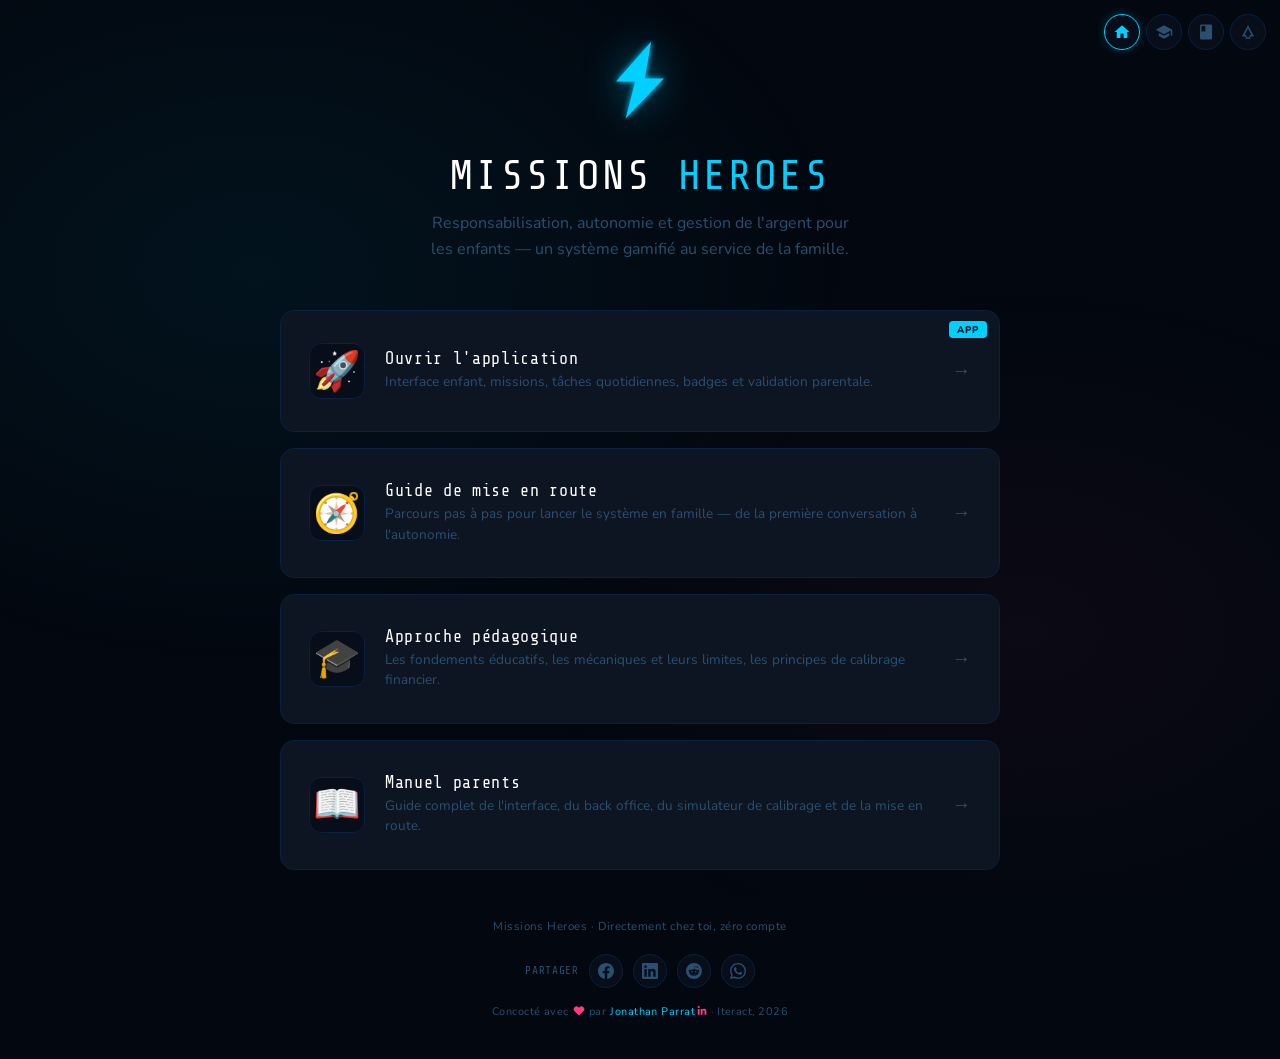
<file: index.html>
<!DOCTYPE html>
<html lang="fr">
<head>
<meta charset="UTF-8">
<meta name="viewport" content="width=device-width, initial-scale=1.0">
<meta name="theme-color" content="#00cfff">
<meta name="mobile-web-app-capable" content="yes">
<meta name="apple-mobile-web-app-capable" content="yes">
<title>Missions Heroes</title>
<meta name="description" content="Systeme gamifie de responsabilisation et gestion de l'argent pour enfants. Missions, badges, budget — zero compte, zero dependance.">
<meta property="og:type" content="website">
<meta property="og:url" content="https://missionsheroes.iteract.ch/">
<meta property="og:title" content="Missions Heroes">
<meta property="og:description" content="Responsabilisation, autonomie et gestion de l'argent pour les enfants — un systeme gamifie au service de la famille.">
<meta property="og:image" content="https://missionsheroes.iteract.ch/icons/og-image.png">
<meta property="og:locale" content="fr_CH">
<meta property="og:site_name" content="Missions Heroes">
<meta name="twitter:card" content="summary">
<meta name="twitter:title" content="Missions Heroes">
<meta name="twitter:description" content="Responsabilisation, autonomie et gestion de l'argent pour les enfants — un systeme gamifie au service de la famille.">
<meta name="twitter:image" content="https://missionsheroes.iteract.ch/icons/og-image.png">
<link rel="icon" href="data:image/svg+xml,<svg xmlns='http://www.w3.org/2000/svg' viewBox='0 0 100 100'><defs><filter id='g'><feGaussianBlur stdDeviation='4' result='b'/><feMerge><feMergeNode in='b'/><feMergeNode in='SourceGraphic'/></feMerge></filter></defs><path d='M64,2 L20,52 L44,52 L32,98 L80,48 L56,48Z' fill='%2300cfff' filter='url(%23g)'/></svg>">
<link rel="manifest" href="manifest.json">
<link rel="apple-touch-icon" href="icons/icon-192.png">
<link href="https://fonts.googleapis.com/css2?family=Share+Tech+Mono&family=Nunito:wght@400;700;800&display=swap" rel="stylesheet">
<script defer src="https://analytics.iteract.ch/script.js"
  data-website-id=""></script>
<script>
  document.querySelector('[data-website-id]').dataset.websiteId =
    location.hostname === 'missionsheroes.iteract.ch'
      ? '03001dbe-81f6-4b23-8f95-ed7e207df4ad'
      : '4483a812-2f12-49d3-9d0b-b7014df81b40';
</script>
<style>
:root {
  --bg:    #030810;
  --surf:  #080d1a;
  --card:  #0d1422;
  --brd:   #0a2040;
  --hi:    #00cfff;
  --hi2:   #0088ff;
  --acc:   #ff3d7f;
  --gold:  #ffb300;
  --text:  #c8e8ff;
  --muted: #2a5070;
}
*, *::before, *::after { box-sizing: border-box; margin: 0; padding: 0; }
html { height: 100%; }
body {
  min-height: 100%;
  font-family: 'Nunito', sans-serif;
  background: var(--bg);
  color: var(--text);
  display: flex;
  flex-direction: column;
  align-items: center;
  justify-content: center;
  padding: 40px 20px;
  overflow-x: hidden;
}

/* ── Fond animé ── */
body::before {
  content: '';
  position: fixed;
  inset: 0;
  background:
    radial-gradient(ellipse 600px 400px at 20% 30%, rgba(0,207,255,.06), transparent),
    radial-gradient(ellipse 500px 350px at 80% 70%, rgba(255,61,127,.04), transparent);
  pointer-events: none;
  z-index: 0;
}

.wrap { position: relative; z-index: 1; max-width: 720px; width: 100%; }

/* ── Header ── */
.hero {
  text-align: center;
  margin-bottom: 48px;
}
.hero-bolt {
  font-size: 3.5rem;
  display: block;
  margin-bottom: 12px;
  filter: drop-shadow(0 0 20px rgba(0,207,255,.4));
}
.hero h1 {
  font-family: 'Share Tech Mono', monospace;
  font-size: clamp(1.8rem, 5vw, 2.6rem);
  font-weight: 400;
  letter-spacing: .08em;
  color: #fff;
  text-transform: uppercase;
  margin-bottom: 12px;
}
.hero h1 span { color: var(--hi); }
.hero-sub {
  font-size: 1rem;
  color: var(--muted);
  max-width: 440px;
  margin: 0 auto;
  line-height: 1.6;
}

/* ── Cartes ── */
.cards {
  display: grid;
  grid-template-columns: 1fr;
  gap: 16px;
}

.card {
  display: flex;
  align-items: center;
  gap: 20px;
  background: var(--card);
  border: 1px solid var(--brd);
  border-radius: 14px;
  padding: 28px 24px;
  text-decoration: none;
  color: var(--text);
  transition: border-color .2s, transform .15s, box-shadow .2s;
  position: relative;
  overflow: hidden;
}
.card::before {
  content: '';
  position: absolute;
  inset: 0;
  opacity: 0;
  transition: opacity .2s;
  pointer-events: none;
}
.card:hover {
  border-color: var(--glow);
  transform: translateY(-2px);
  box-shadow: 0 8px 30px rgba(0,0,0,.4), 0 0 20px color-mix(in srgb, var(--glow) 15%, transparent);
}
.card:hover::before { opacity: 1; }

.card--app  { --glow: var(--hi); }
.card--app::before  { background: radial-gradient(ellipse at 30% 50%, rgba(0,207,255,.06), transparent 70%); }
.card--peda { --glow: var(--gold); }
.card--peda::before { background: radial-gradient(ellipse at 30% 50%, rgba(255,179,0,.05), transparent 70%); }
.card--manual { --glow: var(--acc); }
.card--manual::before { background: radial-gradient(ellipse at 30% 50%, rgba(255,61,127,.05), transparent 70%); }
.card--guide { --glow: #00e676; }
.card--guide::before { background: radial-gradient(ellipse at 30% 50%, rgba(0,230,118,.05), transparent 70%); }

.card-icon {
  font-size: 2.4rem;
  flex-shrink: 0;
  width: 56px;
  height: 56px;
  display: flex;
  align-items: center;
  justify-content: center;
  border-radius: 12px;
  background: var(--surf);
  border: 1px solid var(--brd);
}

.card-body { flex: 1; min-width: 0; }

.card-title {
  font-family: 'Share Tech Mono', monospace;
  font-size: 1.05rem;
  letter-spacing: .04em;
  color: #fff;
  margin-bottom: 4px;
}

.card-desc {
  font-size: .85rem;
  color: var(--muted);
  line-height: 1.5;
}

.card-arrow {
  font-size: 1.2rem;
  color: var(--muted);
  flex-shrink: 0;
  transition: color .2s, transform .2s;
}
.card:hover .card-arrow { color: var(--glow); transform: translateX(3px); }

/* ── Quick nav (top-right) ── */
.qnav{position:fixed;top:14px;right:14px;display:flex;gap:6px;z-index:100}
.qnav a{display:flex;align-items:center;justify-content:center;width:36px;height:36px;border-radius:50%;background:#080d1a;border:1px solid var(--brd);text-decoration:none;transition:border-color .2s,transform .15s,box-shadow .2s}
.qnav a:hover{border-color:var(--hi);transform:scale(1.1);box-shadow:0 0 12px rgba(0,207,255,.2)}
.qnav a.active{border-color:var(--hi);box-shadow:0 0 8px rgba(0,207,255,.25)}
.qnav svg{width:18px;height:18px;fill:var(--muted);transition:fill .2s}
.qnav a:hover svg,.qnav a.active svg{fill:var(--hi)}

/* ── Tag ── */
.card-tag {
  position: absolute;
  top: 10px;
  right: 12px;
  font-size: .6rem;
  font-weight: 800;
  letter-spacing: .1em;
  text-transform: uppercase;
  padding: 2px 8px;
  border-radius: 4px;
  background: var(--glow);
  color: var(--bg);
}

/* ── Footer ── */
.footer {
  margin-top: 48px;
  text-align: center;
  font-size: .72rem;
  color: var(--muted);
  letter-spacing: .04em;
}
.footer-credit {
  margin-top: 12px;
  display: flex;
  align-items: center;
  justify-content: center;
  gap: 4px;
  font-size: .68rem;
  color: var(--muted);
}
.footer-credit svg { width: 12px; height: 12px; color: var(--acc); vertical-align: middle; }
.footer-credit a { color: var(--hi); text-decoration: none; display: inline-flex; align-items: center; gap: 2px; }
.footer-credit a:hover { text-decoration: underline; }
.footer-credit .icon-linkedin { width: 10px; height: 10px; }
.share-bar { display:flex; align-items:center; justify-content:center; gap:10px; margin:20px 0 16px; }
.share-label { font-size:.7rem; color:var(--muted); letter-spacing:.06em; text-transform:uppercase; font-family:'Share Tech Mono',monospace; }
.share-btn { display:flex; align-items:center; justify-content:center; width:34px; height:34px; border-radius:50%; border:1px solid var(--brd); background:var(--surf); cursor:pointer; transition:border-color .2s, transform .15s, box-shadow .2s; }
.share-btn svg { width:16px; height:16px; fill:var(--muted); transition:fill .2s; }
.share-btn:hover { transform:scale(1.12); }
.share-btn--fb:hover { border-color:#1877f2; box-shadow:0 0 10px rgba(24,119,242,.3); }
.share-btn--fb:hover svg { fill:#1877f2; }
.share-btn--li:hover { border-color:#0a66c2; box-shadow:0 0 10px rgba(10,102,194,.3); }
.share-btn--li:hover svg { fill:#0a66c2; }
.share-btn--rd:hover { border-color:#ff4500; box-shadow:0 0 10px rgba(255,69,0,.3); }
.share-btn--rd:hover svg { fill:#ff4500; }
.share-btn--wa:hover { border-color:#25d366; box-shadow:0 0 10px rgba(37,211,102,.3); }
.share-btn--wa:hover svg { fill:#25d366; }

/* ── Responsive ── */
@media (min-width: 560px) {
  .cards { grid-template-columns: 1fr; }
  .card { padding: 32px 28px; }
}
</style>
<script src="js/trial.js"></script>
</head>
<body>

<nav class="qnav">
  <a href="index.html" class="active" title="Accueil"><svg viewBox="0 0 24 24"><path d="M10 20v-6h4v6h5v-8h3L12 3 2 12h3v8z"/></svg></a>
  <a href="site/approche_pedagogique.html" title="Pédagogie"><svg viewBox="0 0 24 24"><path d="M5 13.18v4L12 21l7-3.82v-4L12 17l-7-3.82zM12 3 1 9l11 6 9-4.91V17h2V9L12 3z"/></svg></a>
  <a href="site/manuel-parents.html" title="Manuel parents"><svg viewBox="0 0 24 24"><path d="M18 2H6c-1.1 0-2 .9-2 2v16c0 1.1.9 2 2 2h12c1.1 0 2-.9 2-2V4c0-1.1-.9-2-2-2zM6 4h5v8l-2.5-1.5L6 12V4z"/></svg></a>
  <a href="site/guide-mise-en-route.html" title="Guide de mise en route"><svg viewBox="0 0 24 24"><path d="M12 3L4 18h5v3h6v-3h5L12 3zm0 4L16.5 16H14v3h-4v-3H7.5L12 7z" fill-rule="evenodd"/></svg></a>
</nav>

<div class="wrap">

  <div class="hero">
    <span class="hero-bolt"><svg viewBox="0 0 100 100" width="80" height="80"><defs><filter id="glow"><feGaussianBlur stdDeviation="4" result="b"/><feMerge><feMergeNode in="b"/><feMergeNode in="SourceGraphic"/></feMerge></filter></defs><path d="M64,2 L20,52 L44,52 L32,98 L80,48 L56,48Z" fill="#00cfff" filter="url(#glow)"/></svg></span>
    <h1>Missions <span>Heroes</span></h1>
    <p class="hero-sub">Responsabilisation, autonomie et gestion de l'argent pour les enfants — un système gamifié au service de la famille.</p>
  </div>

  <div class="cards">

    <a class="card card--app" href="app.html">
      <div class="card-icon">🚀</div>
      <div class="card-body">
        <div class="card-title">Ouvrir l'application</div>
        <div class="card-desc">Interface enfant, missions, tâches quotidiennes, badges et validation parentale.</div>
      </div>
      <div class="card-arrow">→</div>
      <span class="card-tag">App</span>
    </a>

    <a class="card card--guide" href="site/guide-mise-en-route.html">
      <div class="card-icon">🧭</div>
      <div class="card-body">
        <div class="card-title">Guide de mise en route</div>
        <div class="card-desc">Parcours pas à pas pour lancer le système en famille — de la première conversation à l'autonomie.</div>
      </div>
      <div class="card-arrow">→</div>
    </a>

    <a class="card card--peda" href="site/approche_pedagogique.html">
      <div class="card-icon">🎓</div>
      <div class="card-body">
        <div class="card-title">Approche pédagogique</div>
        <div class="card-desc">Les fondements éducatifs, les mécaniques et leurs limites, les principes de calibrage financier.</div>
      </div>
      <div class="card-arrow">→</div>
    </a>

    <a class="card card--manual" href="site/manuel-parents.html">
      <div class="card-icon">📖</div>
      <div class="card-body">
        <div class="card-title">Manuel parents</div>
        <div class="card-desc">Guide complet de l'interface, du back office, du simulateur de calibrage et de la mise en route.</div>
      </div>
      <div class="card-arrow">→</div>
    </a>

  </div>

  <div class="footer">
    Missions Heroes · Directement chez toi, zéro compte
    <div class="share-bar">
      <span class="share-label">Partager</span>
      <button class="share-btn share-btn--fb" onclick="window.open('https://www.facebook.com/sharer/sharer.php?u='+encodeURIComponent('https://missionsheroes.iteract.ch/'),'_blank','width=600,height=400');return false" aria-label="Partager sur Facebook"><svg viewBox="0 0 24 24" fill="currentColor"><path d="M24 12.073c0-6.627-5.373-12-12-12s-12 5.373-12 12c0 5.99 4.388 10.954 10.125 11.854v-8.385H7.078v-3.47h3.047V9.43c0-3.007 1.792-4.669 4.533-4.669 1.312 0 2.686.235 2.686.235v2.953H15.83c-1.491 0-1.956.925-1.956 1.874v2.25h3.328l-.532 3.47h-2.796v8.385C19.612 23.027 24 18.062 24 12.073z"/></svg></button>
      <button class="share-btn share-btn--li" onclick="window.open('https://www.linkedin.com/sharing/share-offsite/?url='+encodeURIComponent('https://missionsheroes.iteract.ch/'),'_blank','width=600,height=400');return false" aria-label="Partager sur LinkedIn"><svg viewBox="0 0 24 24" fill="currentColor"><path d="M20.447 20.452h-3.554v-5.569c0-1.328-.027-3.037-1.852-3.037-1.853 0-2.136 1.445-2.136 2.939v5.667H9.351V9h3.414v1.561h.046c.477-.9 1.637-1.85 3.37-1.85 3.601 0 4.267 2.37 4.267 5.455v6.286zM5.337 7.433a2.062 2.062 0 01-2.063-2.065 2.064 2.064 0 112.063 2.065zm1.782 13.019H3.555V9h3.564v11.452zM22.225 0H1.771C.792 0 0 .774 0 1.729v20.542C0 23.227.792 24 1.771 24h20.451C23.2 24 24 23.227 24 22.271V1.729C24 .774 23.2 0 22.222 0h.003z"/></svg></button>
      <button class="share-btn share-btn--rd" onclick="window.open('https://www.reddit.com/submit?url='+encodeURIComponent('https://missionsheroes.iteract.ch/')+'&title='+encodeURIComponent('Missions Heroes — systeme gamifie pour enfants'),'_blank','width=600,height=400');return false" aria-label="Partager sur Reddit"><svg viewBox="0 0 24 24" fill="currentColor"><path d="M12 0A12 12 0 0 0 0 12a12 12 0 0 0 12 12 12 12 0 0 0 12-12A12 12 0 0 0 12 0zm5.01 4.744c.688 0 1.25.561 1.25 1.249a1.25 1.25 0 0 1-2.498.056l-2.597-.547-.8 3.747c1.824.07 3.48.632 4.674 1.488.308-.309.73-.491 1.207-.491.968 0 1.754.786 1.754 1.754 0 .716-.435 1.333-1.01 1.614a3.111 3.111 0 0 1 .042.52c0 2.694-3.13 4.87-7.004 4.87-3.874 0-7.004-2.176-7.004-4.87 0-.183.015-.366.043-.534A1.748 1.748 0 0 1 4.028 12c0-.968.786-1.754 1.754-1.754.463 0 .898.196 1.207.49 1.207-.883 2.878-1.43 4.744-1.487l.885-4.182a.342.342 0 0 1 .14-.197.35.35 0 0 1 .238-.042l2.906.617a1.214 1.214 0 0 1 1.108-.701zM9.25 12C8.561 12 8 12.562 8 13.25c0 .687.561 1.248 1.25 1.248.687 0 1.248-.561 1.248-1.249 0-.688-.561-1.249-1.249-1.249zm5.5 0c-.687 0-1.248.561-1.248 1.25 0 .687.561 1.248 1.249 1.248.688 0 1.249-.561 1.249-1.249 0-.687-.562-1.249-1.25-1.249zm-5.466 3.99a.327.327 0 0 0-.231.094.33.33 0 0 0 0 .463c.842.842 2.484.913 2.961.913.477 0 2.105-.056 2.961-.913a.361.361 0 0 0 .029-.463.33.33 0 0 0-.464 0c-.547.533-1.684.73-2.512.73-.828 0-1.979-.196-2.512-.73a.326.326 0 0 0-.232-.095z"/></svg></button>
      <button class="share-btn share-btn--wa" onclick="window.open('https://api.whatsapp.com/send?text='+encodeURIComponent('Missions Heroes — systeme gamifie pour enfants https://missionsheroes.iteract.ch/'),'_blank');return false" aria-label="Partager sur WhatsApp"><svg viewBox="0 0 24 24" fill="currentColor"><path d="M17.472 14.382c-.297-.149-1.758-.867-2.03-.967-.273-.099-.471-.148-.67.15-.197.297-.767.966-.94 1.164-.173.199-.347.223-.644.075-.297-.15-1.255-.463-2.39-1.475-.883-.788-1.48-1.761-1.653-2.059-.173-.297-.018-.458.13-.606.134-.133.298-.347.446-.52.149-.174.198-.298.298-.497.099-.198.05-.371-.025-.52-.075-.149-.669-1.612-.916-2.207-.242-.579-.487-.5-.669-.51-.173-.008-.371-.01-.57-.01-.198 0-.52.074-.792.372-.272.297-1.04 1.016-1.04 2.479 0 1.462 1.065 2.875 1.213 3.074.149.198 2.096 3.2 5.077 4.487.709.306 1.262.489 1.694.625.712.227 1.36.195 1.871.118.571-.085 1.758-.719 2.006-1.413.248-.694.248-1.289.173-1.413-.074-.124-.272-.198-.57-.347m-5.421 7.403h-.004a9.87 9.87 0 01-5.031-1.378l-.361-.214-3.741.982.998-3.648-.235-.374a9.86 9.86 0 01-1.51-5.26c.001-5.45 4.436-9.884 9.888-9.884 2.64 0 5.122 1.03 6.988 2.898a9.825 9.825 0 012.893 6.994c-.003 5.45-4.437 9.884-9.885 9.884m8.413-18.297A11.815 11.815 0 0012.05 0C5.495 0 .16 5.335.157 11.892c0 2.096.547 4.142 1.588 5.945L.057 24l6.305-1.654a11.882 11.882 0 005.683 1.448h.005c6.554 0 11.89-5.335 11.893-11.893a11.821 11.821 0 00-3.48-8.413z"/></svg></button>
    </div>
    <p class="footer-credit">
      Concocté avec
      <svg xmlns="http://www.w3.org/2000/svg" viewBox="0 0 24 24" fill="currentColor" stroke="none"><path d="M20.84 4.61a5.5 5.5 0 0 0-7.78 0L12 5.67l-1.06-1.06a5.5 5.5 0 0 0-7.78 7.78l1.06 1.06L12 21.23l7.78-7.78 1.06-1.06a5.5 5.5 0 0 0 0-7.78z"/></svg>
      par <a href="https://www.linkedin.com/in/jonathan-parrat" target="_blank" rel="noopener">Jonathan Parrat<svg class="icon-linkedin" xmlns="http://www.w3.org/2000/svg" viewBox="0 0 448 512" fill="currentColor"><path d="M100.28 448H7.4V148.9h92.88zM53.79 108.1C24.09 108.1 0 83.5 0 53.8a53.79 53.79 0 0 1 107.58 0c0 29.7-24.1 54.3-53.79 54.3zM447.9 448h-92.68V302.4c0-34.7-.7-79.2-48.29-79.2-48.29 0-55.69 37.7-55.69 76.7V448h-92.78V148.9h89.08v40.8h1.3c12.4-23.5 42.69-48.3 87.83-48.3 93.97 0 111.28 61.9 111.28 142.3V448z"/></svg></a>
      · Iteract, 2026
    </p>
  </div>

</div>

</body>
</html>
</file>
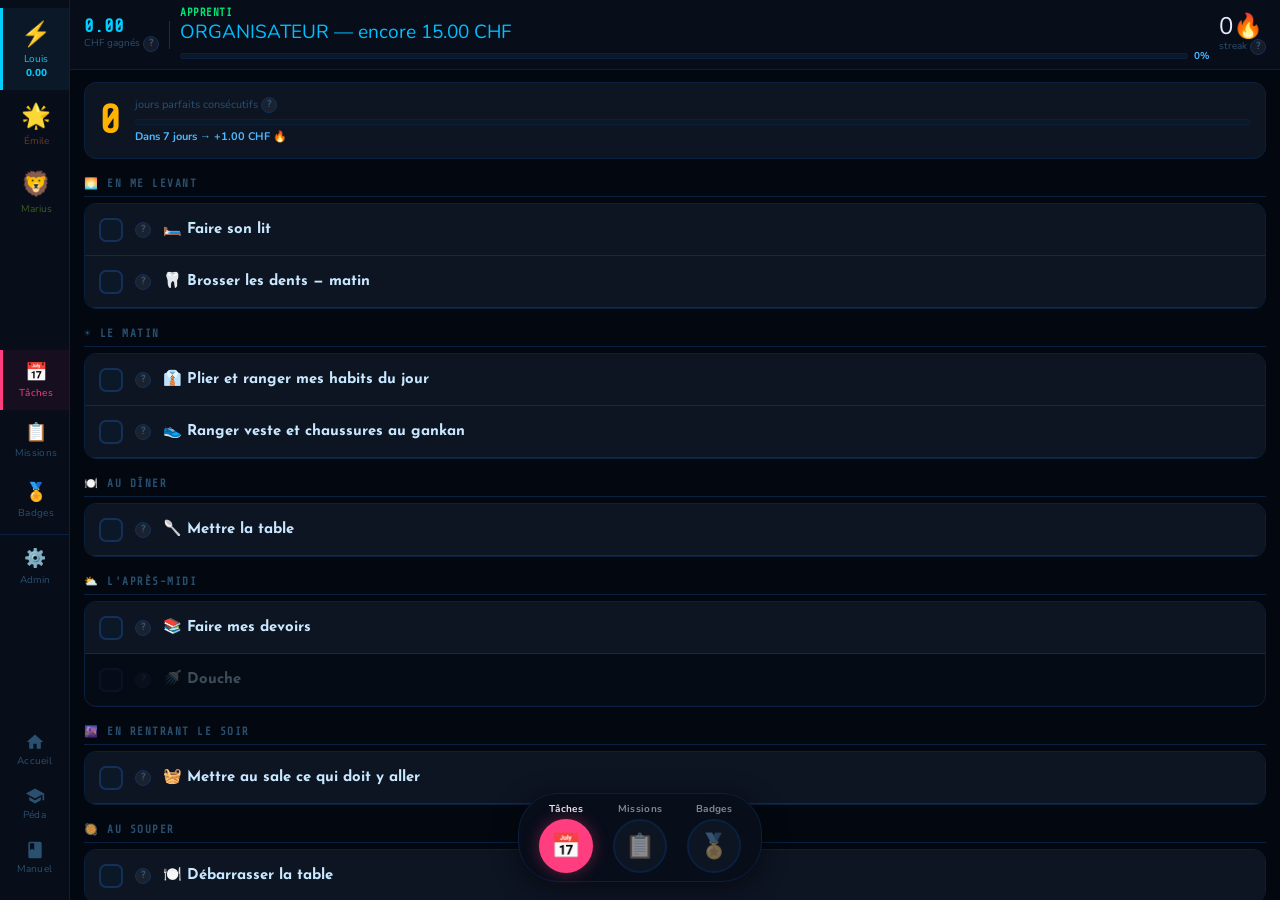
<file: app.html>
<!DOCTYPE html>
<html lang="fr">
<head>
  <meta charset="UTF-8">
  <meta name="viewport" content="width=device-width, initial-scale=1.0, user-scalable=no">
  <meta name="mobile-web-app-capable" content="yes">
  <meta name="apple-mobile-web-app-capable" content="yes">
  <meta name="theme-color" content="#00cfff">
  <title>Missions Heroes</title>
  <link rel="icon" href="data:image/svg+xml,<svg xmlns='http://www.w3.org/2000/svg' viewBox='0 0 100 100'><defs><filter id='g'><feGaussianBlur stdDeviation='4' result='b'/><feMerge><feMergeNode in='b'/><feMergeNode in='SourceGraphic'/></feMerge></filter></defs><path d='M64,2 L20,52 L44,52 L32,98 L80,48 L56,48Z' fill='%2300cfff' filter='url(%23g)'/></svg>">
  <link rel="manifest" href="manifest.json">
  <link rel="apple-touch-icon" href="icons/icon-192.png">
  <link href="https://fonts.googleapis.com/css2?family=Share+Tech+Mono&family=Josefin+Sans:wght@300;600&family=Righteous&family=Nunito:wght@400;700;800&family=Baloo+2:wght@400;700&family=Patrick+Hand&family=Geist:wght@600&family=Roboto+Condensed:wght@300&family=Open+Sans&display=swap" rel="stylesheet">
  <link rel="stylesheet" href="css/base.css">
  <link rel="stylesheet" href="css/themes.css">
  <link rel="stylesheet" href="css/layout.css">
  <link rel="stylesheet" href="css/components.css">
  <link rel="stylesheet" href="css/backoffice.css">
  <link rel="stylesheet" href="css/modal.css">
  <style>
    .qnav{position:fixed;top:8px;right:8px;display:flex;gap:5px;z-index:100}
    .qnav a{display:flex;align-items:center;justify-content:center;width:32px;height:32px;border-radius:50%;background:#080d1a;border:1px solid var(--brd,#0a2040);text-decoration:none;transition:border-color .2s,transform .15s,box-shadow .2s}
    .qnav a:hover{border-color:var(--hi,#00cfff);transform:scale(1.1);box-shadow:0 0 12px rgba(0,207,255,.2)}
    .qnav svg{width:16px;height:16px;fill:var(--muted,#2a5070);transition:fill .2s}
    .qnav a:hover svg{fill:var(--hi,#00cfff)}
    @media(orientation:landscape)and (min-width:700px){.qnav{display:none}}
  </style>
  <script defer src="https://analytics.iteract.ch/script.js"
    data-website-id=""></script>
  <script>
    document.querySelector('[data-website-id]').dataset.websiteId =
      location.hostname === 'missionsheroes.iteract.ch'
        ? '03001dbe-81f6-4b23-8f95-ed7e207df4ad'
        : '4483a812-2f12-49d3-9d0b-b7014df81b40';
  </script>
<script src="js/trial.js"></script>
</head>
<body>

<nav class="qnav">
  <a href="index.html" title="Accueil"><svg viewBox="0 0 24 24"><path d="M10 20v-6h4v6h5v-8h3L12 3 2 12h3v8z"/></svg></a>
  <a href="site/approche_pedagogique.html" title="Pédagogie"><svg viewBox="0 0 24 24"><path d="M5 13.18v4L12 21l7-3.82v-4L12 17l-7-3.82zM12 3 1 9l11 6 9-4.91V17h2V9L12 3z"/></svg></a>
  <a href="site/manuel-parents.html" title="Manuel parents"><svg viewBox="0 0 24 24"><path d="M18 2H6c-1.1 0-2 .9-2 2v16c0 1.1.9 2 2 2h12c1.1 0 2-.9 2-2V4c0-1.1-.9-2-2-2zM6 4h5v8l-2.5-1.5L6 12V4z"/></svg></a>
  <a href="site/guide-mise-en-route.html" title="Guide de mise en route"><svg viewBox="0 0 24 24"><path d="M12 3L4 18h5v3h6v-3h5L12 3zm0 4L16.5 16H14v3h-4v-3H7.5L12 7z" fill-rule="evenodd"/></svg></a>
</nav>

<!-- ═══ Loader (visible until app is ready) ═══ -->
<div id="loader" style="position:fixed;inset:0;background:#030810;display:flex;align-items:center;justify-content:center;z-index:9999;flex-direction:column">
  <div class="loader-emoji" style="font-size:48px">⚡</div>
  <div class="loader-text" style="color:#00cfff;font-family:'Share Tech Mono',monospace;margin-top:12px;font-size:14px">Chargement...</div>
</div>

<!-- ═══ App shell ═══ -->
<div id="app" class="theme-louis">

  <!-- Sidebar (landscape only) -->
  <div id="sidebar">
    <div id="sidebar-children"></div>
    <div class="side-sep"></div>
    <div id="sidebar-sections"></div>
    <div class="side-admin" onclick="openAdmin()" title="Back office">
      <span style="font-size:var(--fs-xl)">⚙️</span>
      <span style="font-size:var(--fs-xs);color:var(--muted);display:block;margin-top:2px">Admin</span>
    </div>
    <div class="side-sep"></div>
    <div class="side-links">
      <a href="index.html" class="side-link" title="Accueil"><svg viewBox="0 0 24 24"><path d="M10 20v-6h4v6h5v-8h3L12 3 2 12h3v8z"/></svg><span>Accueil</span></a>
      <a href="site/approche_pedagogique.html" class="side-link" title="Pédagogie"><svg viewBox="0 0 24 24"><path d="M5 13.18v4L12 21l7-3.82v-4L12 17l-7-3.82zM12 3 1 9l11 6 9-4.91V17h2V9L12 3z"/></svg><span>Péda</span></a>
      <a href="site/manuel-parents.html" class="side-link" title="Manuel parents"><svg viewBox="0 0 24 24"><path d="M18 2H6c-1.1 0-2 .9-2 2v16c0 1.1.9 2 2 2h12c1.1 0 2-.9 2-2V4c0-1.1-.9-2-2-2zM6 4h5v8l-2.5-1.5L6 12V4z"/></svg><span>Manuel</span></a>
    </div>
  </div>

  <!-- Right col (portrait: full width, landscape: content area) -->
  <div id="right-col">

    <!-- Chrome -->
    <div id="chrome">
      <div id="child-tabs"></div>
      <div id="stats-bar">
        <div>
          <div class="sb-chf" id="sb-chf">0.00</div>
          <div style="font-size:var(--fs-xs);color:var(--muted);margin-top:1px">CHF gagnés <button class="tip-btn" data-tip="Total cumulé depuis le début — ne diminue pas quand tu dépenses">?</button></div>
        </div>
        <div class="sb-sep"></div>
        <div class="sb-level">
          <div class="sb-lvl-labels">
            <div class="sb-lvl-name" id="sb-lvl"></div>
            <div class="sb-lvl-next" id="sb-next"></div>
          </div>
          <div class="sb-prog-row">
            <div class="sb-prog-track">
              <div class="sb-prog-fill" id="sb-bar" style="width:0%"></div>
            </div>
            <div class="sb-prog-pct" id="sb-pct">0%</div>
          </div>
        </div>
        <div>
          <div class="sb-streak" id="sb-streak">0🔥</div>
          <div class="sb-streak-lbl">streak <button class="tip-btn" data-tip="Journées parfaites consécutives — objectif configurable dans le back office">?</button></div>
        </div>
        <span id="offline-badge" style="display:none;background:#ff3d7f;color:#fff;font-size:9px;padding:2px 6px;border-radius:4px;font-weight:700;align-self:center">OFFLINE</span>
      </div>
      <div id="section-nav"></div>
    </div>

    <!-- Bottom nav -->
    <div id="bottom-nav"></div>

    <!-- Content -->
    <div id="content-wrap">
      <div id="main"></div>
    </div>

  </div>

</div>

<!-- Back office -->
<div id="backoffice"></div>

<!-- BO Modal -->
<div id="bo-modal-ov"></div>
<!-- BO Confirm -->
<div id="bo-confirm-ov"></div>

<!-- PIN Modal -->
<div class="overlay" id="pin-ov">
  <div class="modal">
    <div class="modal-icon">🔐</div>
    <div class="modal-title">CODE PARENT</div>
    <div class="modal-sub" id="pin-lbl"></div>
    <div class="pin-dots">
      <div class="pin-dot" id="d0"></div><div class="pin-dot" id="d1"></div>
      <div class="pin-dot" id="d2"></div><div class="pin-dot" id="d3"></div>
    </div>
    <div class="pin-err" id="pin-err"></div>
    <div class="keypad">
      <button class="k-btn" onclick="kp('1')">1</button><button class="k-btn" onclick="kp('2')">2</button><button class="k-btn" onclick="kp('3')">3</button>
      <button class="k-btn" onclick="kp('4')">4</button><button class="k-btn" onclick="kp('5')">5</button><button class="k-btn" onclick="kp('6')">6</button>
      <button class="k-btn" onclick="kp('7')">7</button><button class="k-btn" onclick="kp('8')">8</button><button class="k-btn" onclick="kp('9')">9</button>
      <button class="k-btn ghost"></button><button class="k-btn" onclick="kp('0')">0</button><button class="k-btn" onclick="kpDel()">⌫</button>
    </div>
    <div id="pin-actions" style="display:none;margin-bottom:12px">
      <div style="font-size:var(--fs-sm);color:#2a5070;margin-bottom:8px">PIN correct — que faire ?</div>
      <div style="display:flex;gap:8px">
        <button style="flex:1;padding:12px;background:#00e676;color:#000;border:none;border-radius:10px;font-family:var(--font-body,'Nunito',sans-serif);font-size:var(--fs-lg);font-weight:800;cursor:pointer" onclick="pinAction('validate')">✅ Valider</button><button class="tip-btn" data-tip="Confirmer que la mission est faite — les CHF sont crédités" style="margin-left:4px">?</button>
        <button style="flex:1;padding:12px;background:rgba(255,179,0,.15);color:#ffb300;border:1px solid #ffb300;border-radius:10px;font-family:var(--font-body,'Nunito',sans-serif);font-size:var(--fs-lg);font-weight:800;cursor:pointer" onclick="pinAction('redo')">↩️ Refaire</button><button class="tip-btn" data-tip="La mission repasse à faire — rien n'est crédité" style="margin-left:4px">?</button>
      </div>
    </div>
    <button class="btn-cancel" onclick="closePin()">Annuler</button>
  </div>
</div>

<div class="toast" id="toast"></div>

<script src="js/config.js"></script>
<script src="js/storage.js"></script>
<script src="js/data.js"></script>
<script src="js/migration.js"></script>
<script src="js/state.js"></script>
<script src="js/helpers.js"></script>
<script src="js/emoji-picker.js"></script>
<script src="js/render.js"></script>
<script src="js/backoffice.js"></script>
<script src="js/actions.js"></script>
<script src="js/app.js"></script>
</body>
</html>
</file>
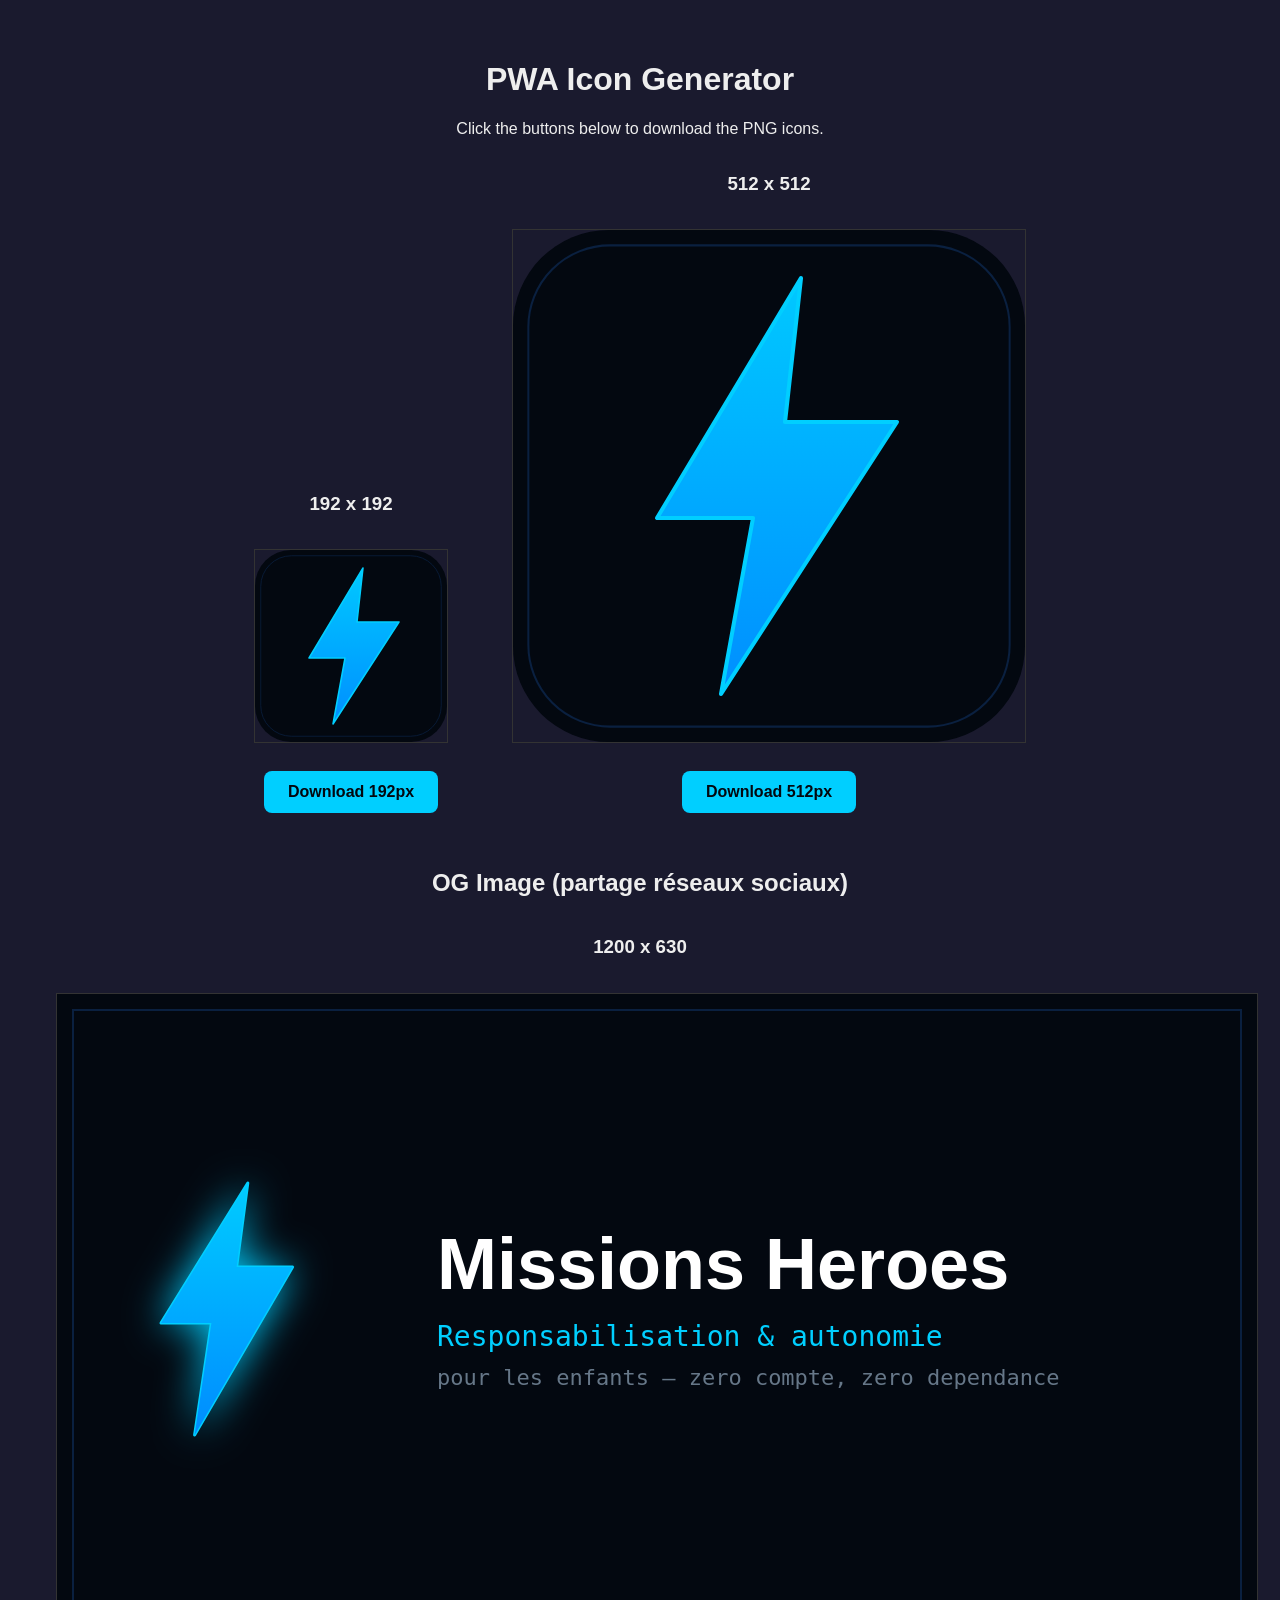
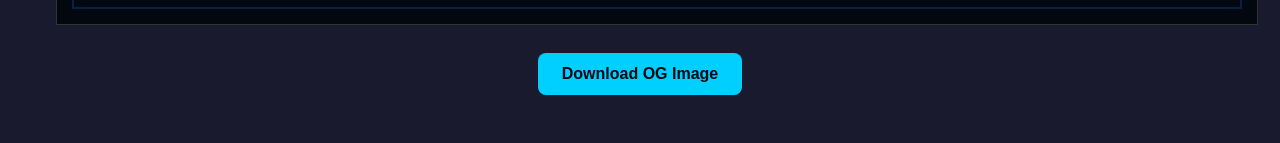
<file: icons/generate.html>
<!DOCTYPE html>
<html lang="fr">
<head>
<meta charset="UTF-8">
<title>Generate PWA Icons</title>
<style>
  body { font-family: sans-serif; background: #1a1a2e; color: #eee; padding: 2rem; text-align: center; }
  canvas { border: 1px solid #333; margin: 1rem; }
  button { padding: .75rem 1.5rem; font-size: 1rem; cursor: pointer; background: #00cfff; border: none; border-radius: 8px; color: #030810; font-weight: bold; margin: .5rem; }
  button:hover { background: #0088ff; }
  .row { display: flex; justify-content: center; align-items: end; gap: 2rem; flex-wrap: wrap; }
</style>
</head>
<body>
<h1>PWA Icon Generator</h1>
<p>Click the buttons below to download the PNG icons.</p>

<div class="row">
  <div>
    <h3>192 x 192</h3>
    <canvas id="c192" width="192" height="192"></canvas><br>
    <button onclick="download('c192', 'icon-192.png')">Download 192px</button>
  </div>
  <div>
    <h3>512 x 512</h3>
    <canvas id="c512" width="512" height="512"></canvas><br>
    <button onclick="download('c512', 'icon-512.png')">Download 512px</button>
  </div>
</div>

<h2 style="margin-top:3rem">OG Image (partage réseaux sociaux)</h2>
<div class="row">
  <div>
    <h3>1200 x 630</h3>
    <canvas id="cog" width="1200" height="630" style="max-width:100%;height:auto"></canvas><br>
    <button onclick="download('cog', 'og-image.png')">Download OG Image</button>
  </div>
</div>

<script>
function drawIcon(canvas) {
  const s = canvas.width;
  const ctx = canvas.getContext('2d');
  const r = s * 0.1875; // corner radius

  // Background with rounded corners
  ctx.beginPath();
  ctx.roundRect(0, 0, s, s, r);
  ctx.fillStyle = '#030810';
  ctx.fill();

  // Subtle border
  ctx.beginPath();
  ctx.roundRect(s * 0.03, s * 0.03, s * 0.94, s * 0.94, r * 0.85);
  ctx.strokeStyle = '#0a2040';
  ctx.lineWidth = s * 0.004;
  ctx.stroke();

  // Lightning bolt
  const bolt = new Path2D();
  bolt.moveTo(s * 0.5625, s * 0.09375);  // top
  bolt.lineTo(s * 0.28125, s * 0.5625);   // mid-left
  bolt.lineTo(s * 0.46875, s * 0.5625);   // mid-center
  bolt.lineTo(s * 0.40625, s * 0.90625);  // bottom
  bolt.lineTo(s * 0.75, s * 0.375);       // mid-right-upper
  bolt.lineTo(s * 0.53125, s * 0.375);    // mid-center-upper
  bolt.closePath();

  // Gradient fill
  const grad = ctx.createLinearGradient(0, 0, 0, s);
  grad.addColorStop(0, '#00cfff');
  grad.addColorStop(1, '#0088ff');
  ctx.fillStyle = grad;
  ctx.fill(bolt);

  // Stroke
  ctx.strokeStyle = '#00cfff';
  ctx.lineWidth = s * 0.008;
  ctx.lineJoin = 'round';
  ctx.stroke(bolt);
}

function download(id, filename) {
  const canvas = document.getElementById(id);
  const a = document.createElement('a');
  a.download = filename;
  a.href = canvas.toDataURL('image/png');
  a.click();
}

function drawOgImage(canvas) {
  const w = canvas.width;   // 1200
  const h = canvas.height;  // 630
  const ctx = canvas.getContext('2d');

  // Background
  ctx.fillStyle = '#030810';
  ctx.fillRect(0, 0, w, h);

  // Subtle border
  ctx.strokeStyle = '#0a2040';
  ctx.lineWidth = 2;
  ctx.strokeRect(16, 16, w - 32, h - 32);

  // Lightning bolt (left side, vertically centered)
  const boltSize = 280;
  const bx = 160;  // center x of bolt
  const by = h / 2; // center y
  const bolt = new Path2D();
  bolt.moveTo(bx + boltSize * 0.11,  by - boltSize * 0.45);
  bolt.lineTo(bx - boltSize * 0.2,   by + boltSize * 0.05);
  bolt.lineTo(bx - boltSize * 0.02,  by + boltSize * 0.05);
  bolt.lineTo(bx - boltSize * 0.08,  by + boltSize * 0.45);
  bolt.lineTo(bx + boltSize * 0.27,  by - boltSize * 0.15);
  bolt.lineTo(bx + boltSize * 0.07,  by - boltSize * 0.15);
  bolt.closePath();

  const grad = ctx.createLinearGradient(0, by - boltSize / 2, 0, by + boltSize / 2);
  grad.addColorStop(0, '#00cfff');
  grad.addColorStop(1, '#0088ff');
  ctx.fillStyle = grad;
  ctx.fill(bolt);
  ctx.strokeStyle = '#00cfff';
  ctx.lineWidth = 3;
  ctx.lineJoin = 'round';
  ctx.stroke(bolt);

  // Glow effect behind bolt
  ctx.save();
  ctx.shadowColor = '#00cfff';
  ctx.shadowBlur = 40;
  ctx.fillStyle = grad;
  ctx.fill(bolt);
  ctx.restore();

  // Title text
  const tx = 380;
  ctx.fillStyle = '#ffffff';
  ctx.font = 'bold 72px Nunito, sans-serif';
  ctx.textBaseline = 'middle';
  ctx.fillText('Missions Heroes', tx, h / 2 - 40);

  // Tagline
  ctx.fillStyle = '#00cfff';
  ctx.font = '28px "Share Tech Mono", monospace';
  ctx.fillText('Responsabilisation & autonomie', tx, h / 2 + 30);
  ctx.fillStyle = '#667788';
  ctx.font = '22px "Share Tech Mono", monospace';
  ctx.fillText('pour les enfants — zero compte, zero dependance', tx, h / 2 + 70);
}

drawIcon(document.getElementById('c192'));
drawIcon(document.getElementById('c512'));
drawOgImage(document.getElementById('cog'));
</script>
</body>
</html>
</file>
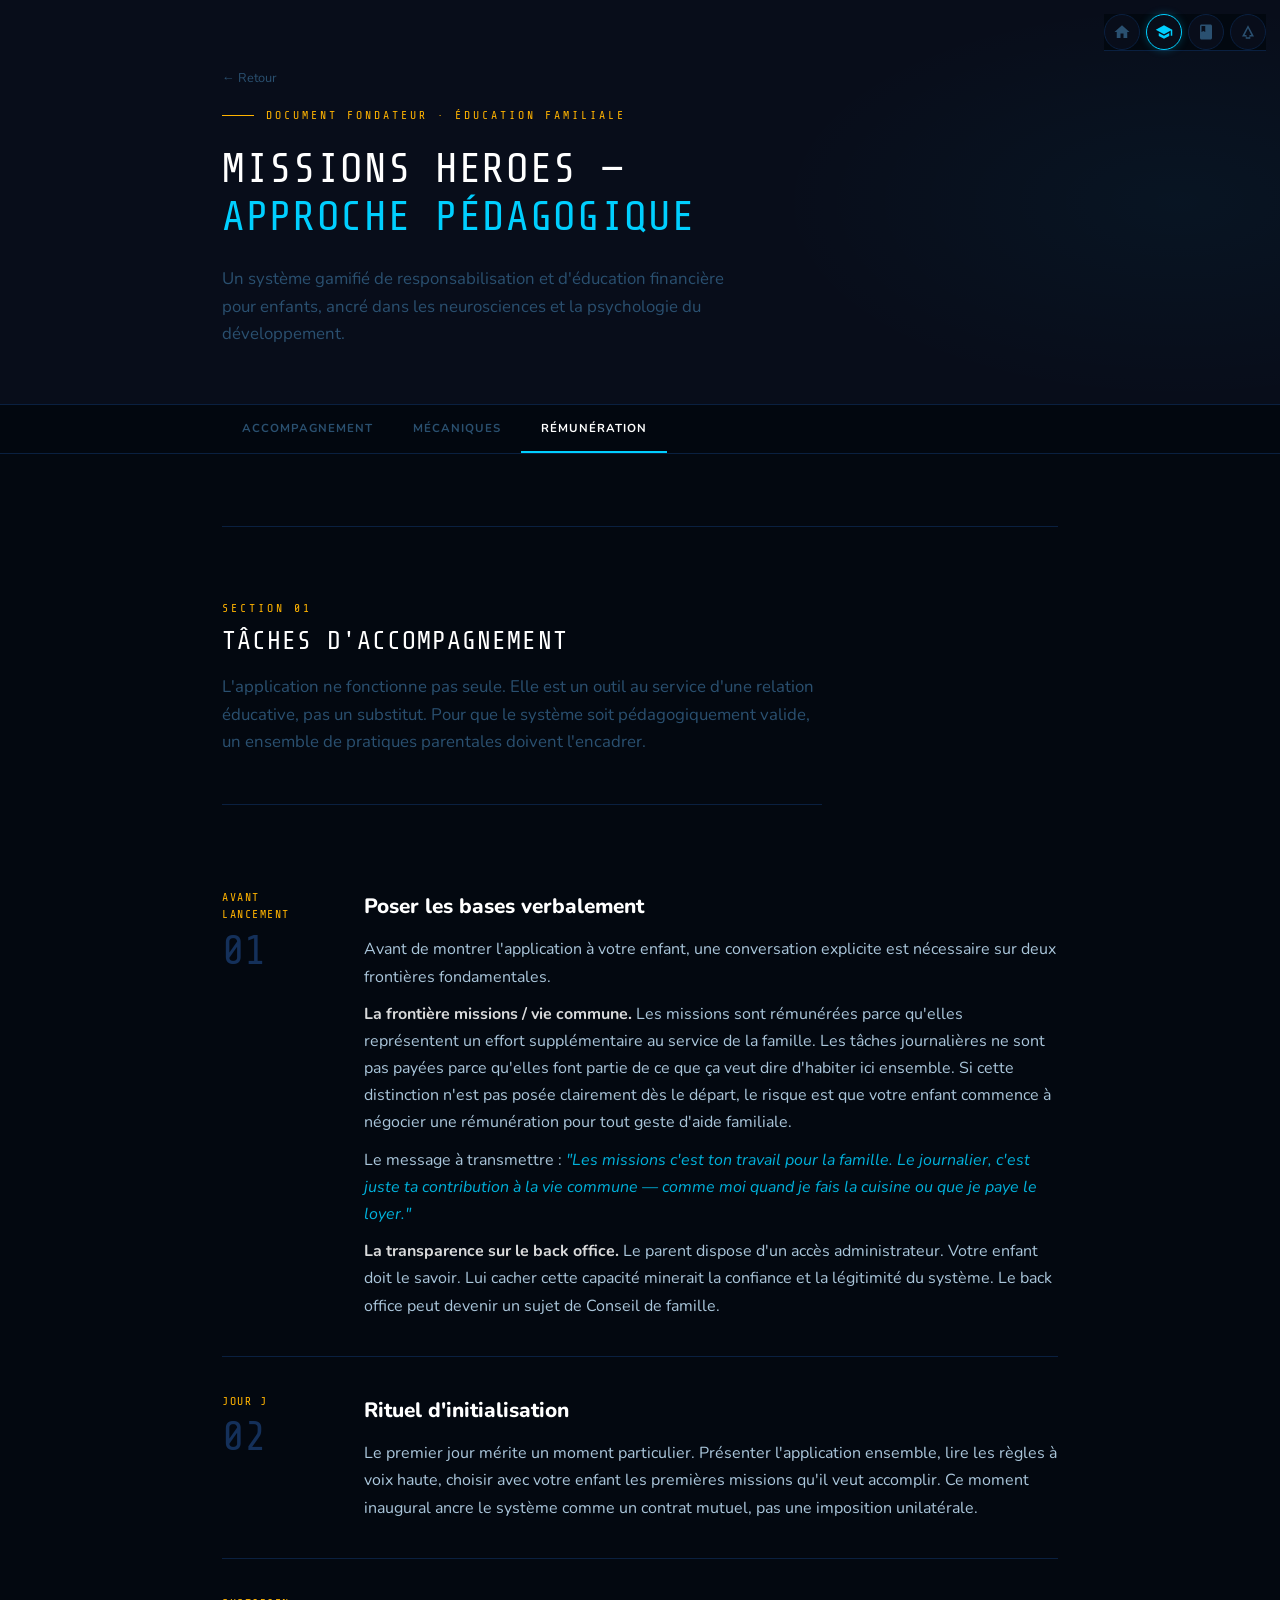
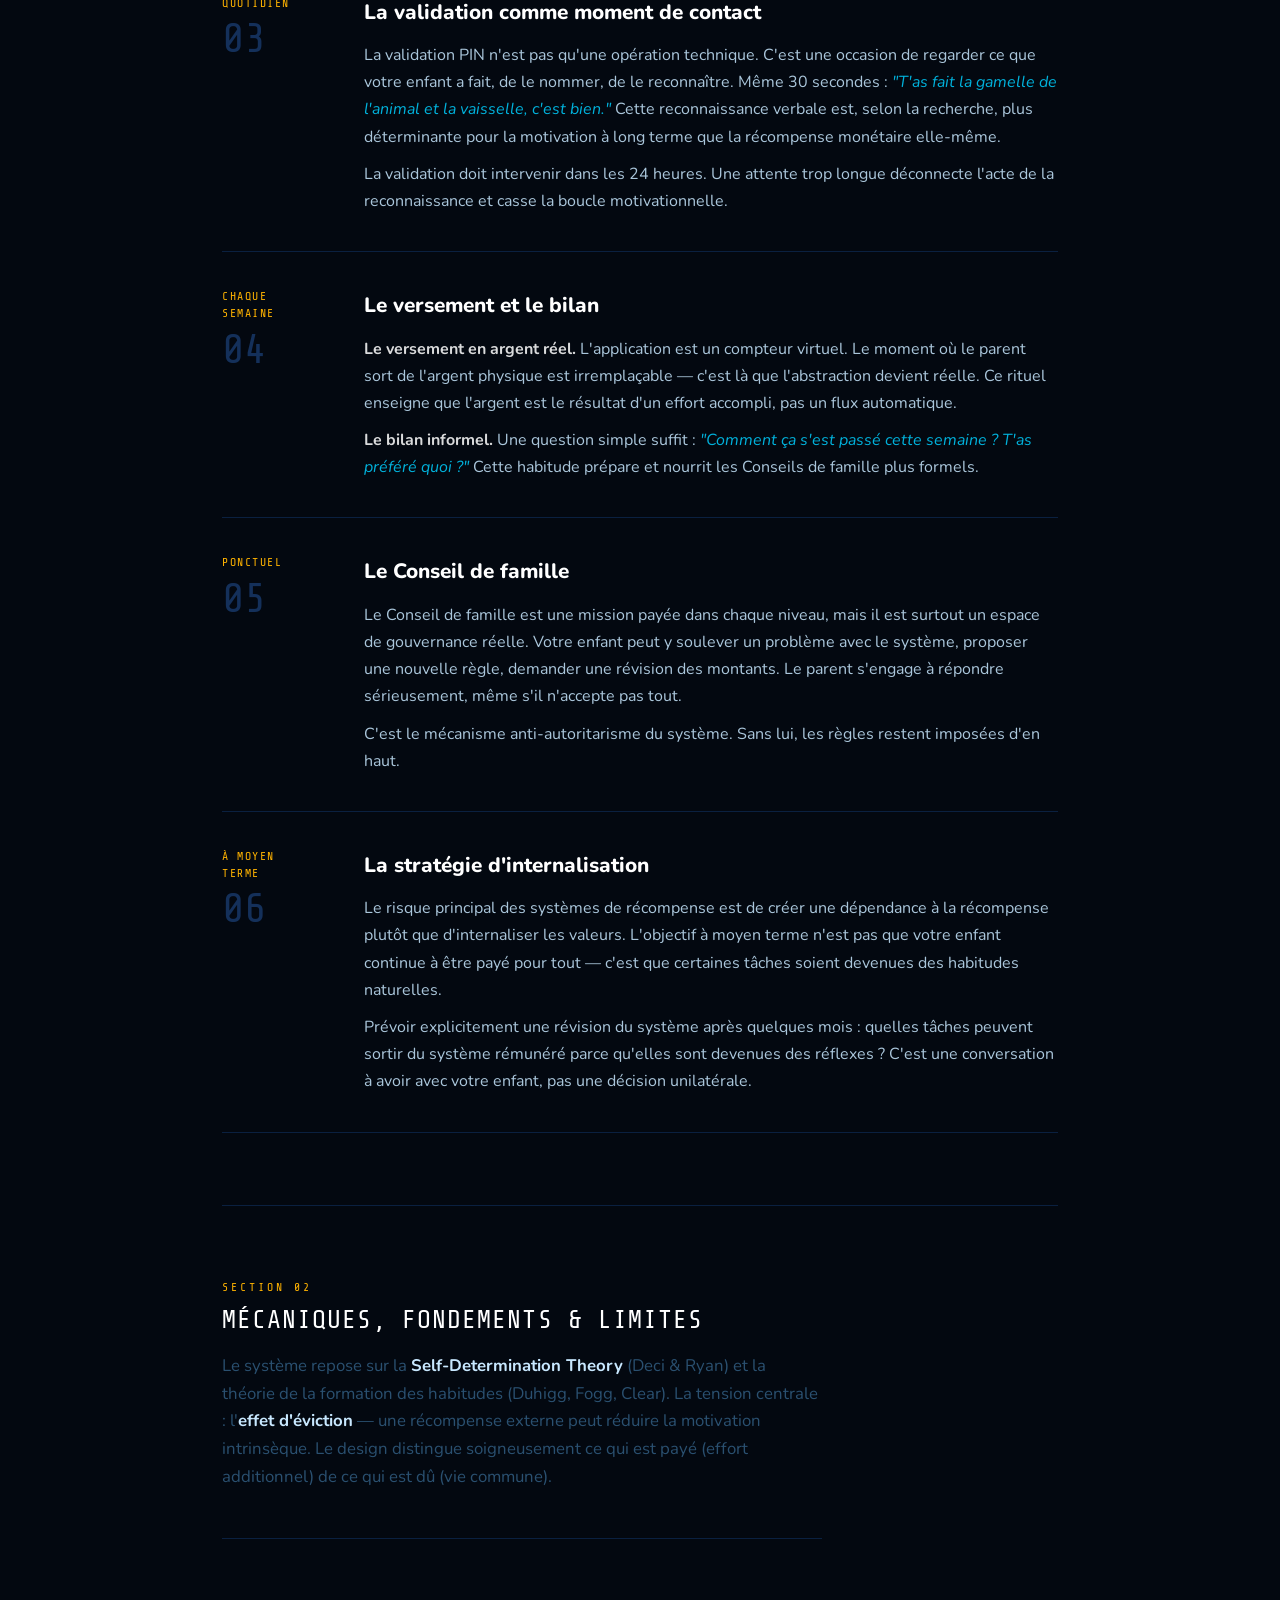
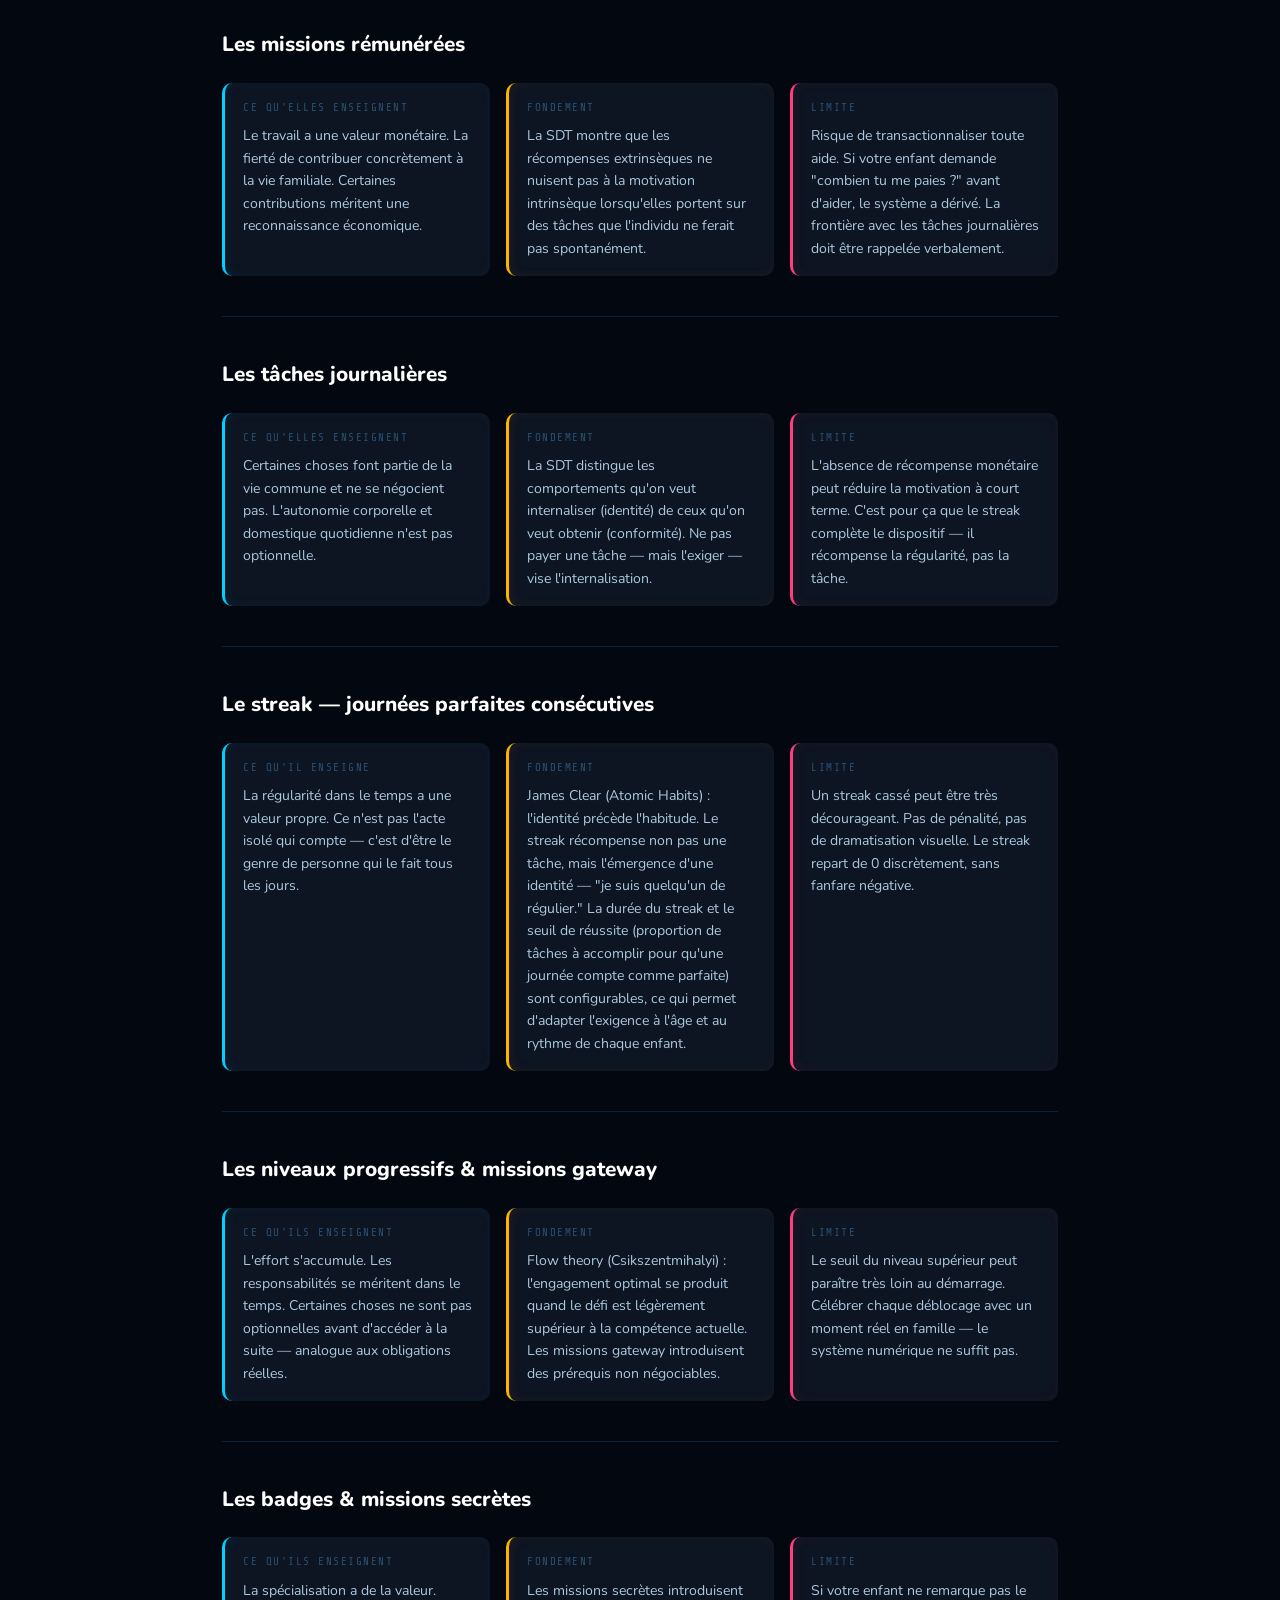
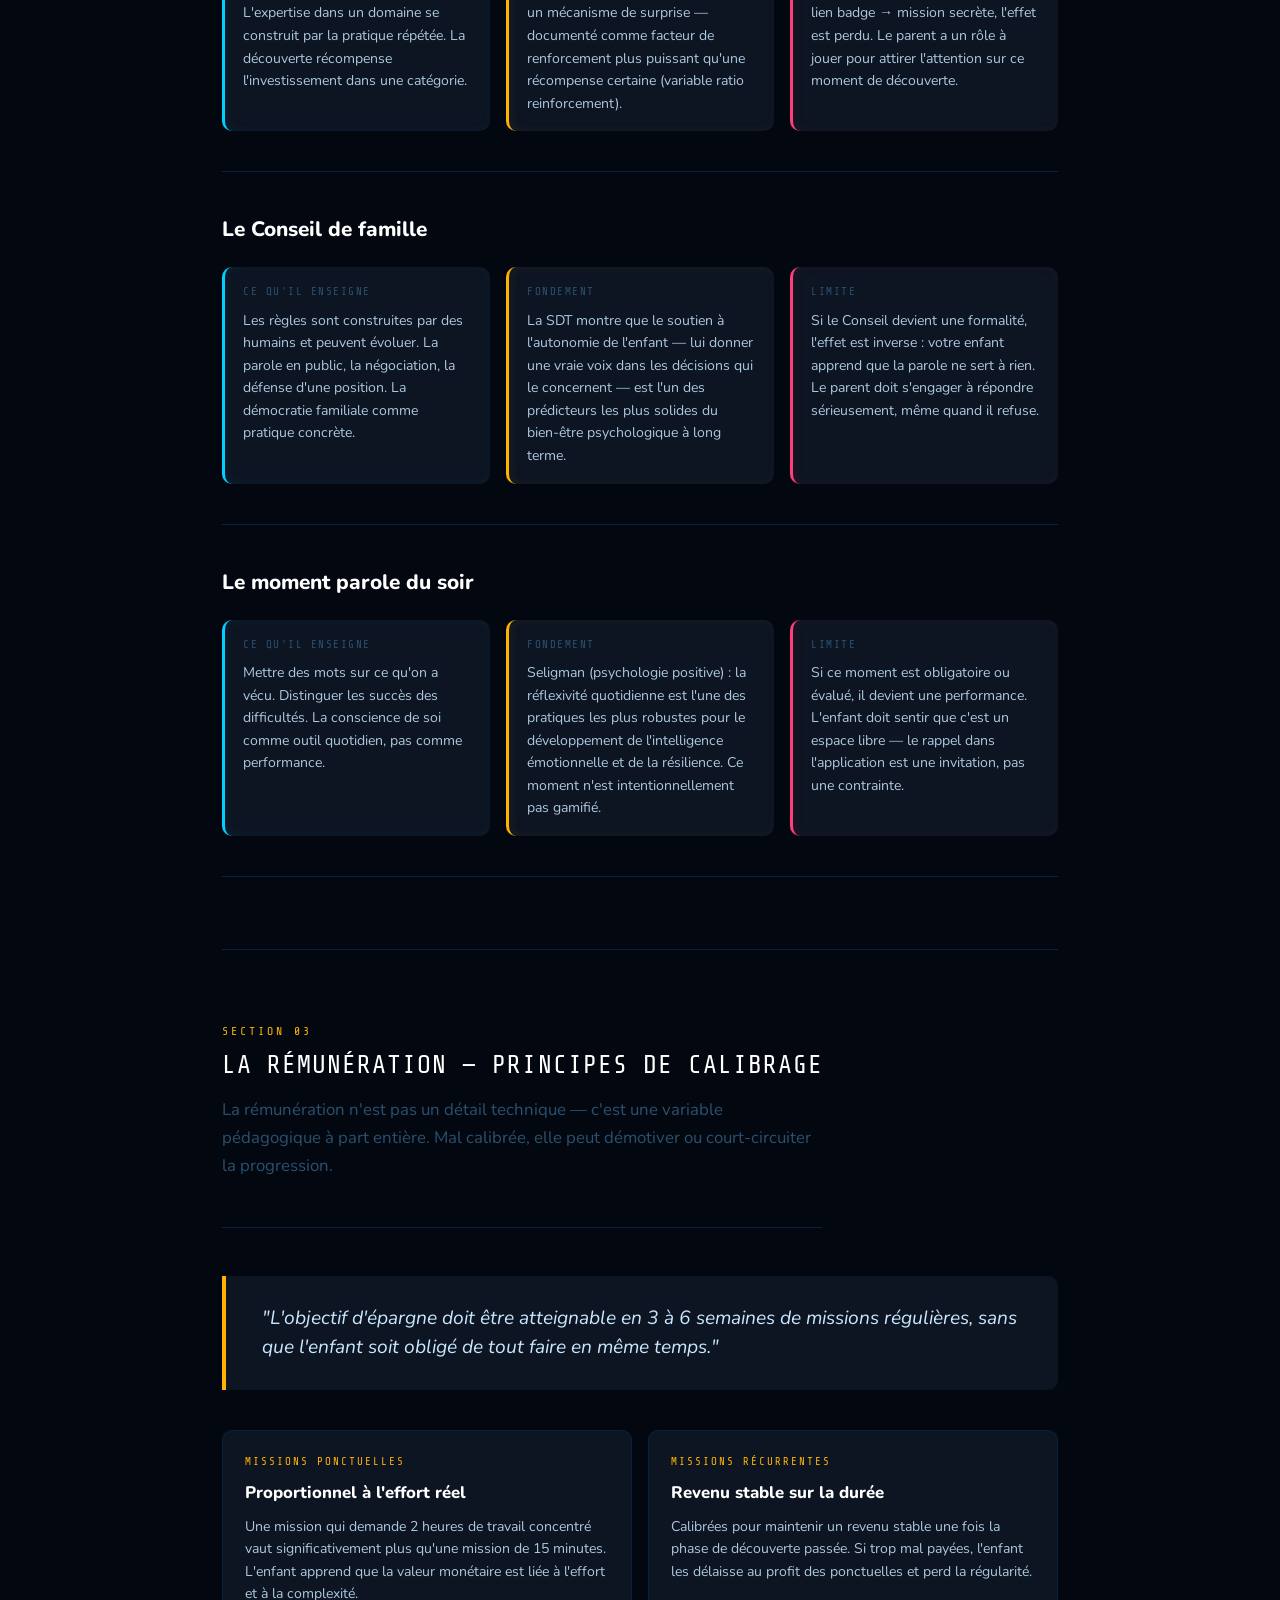
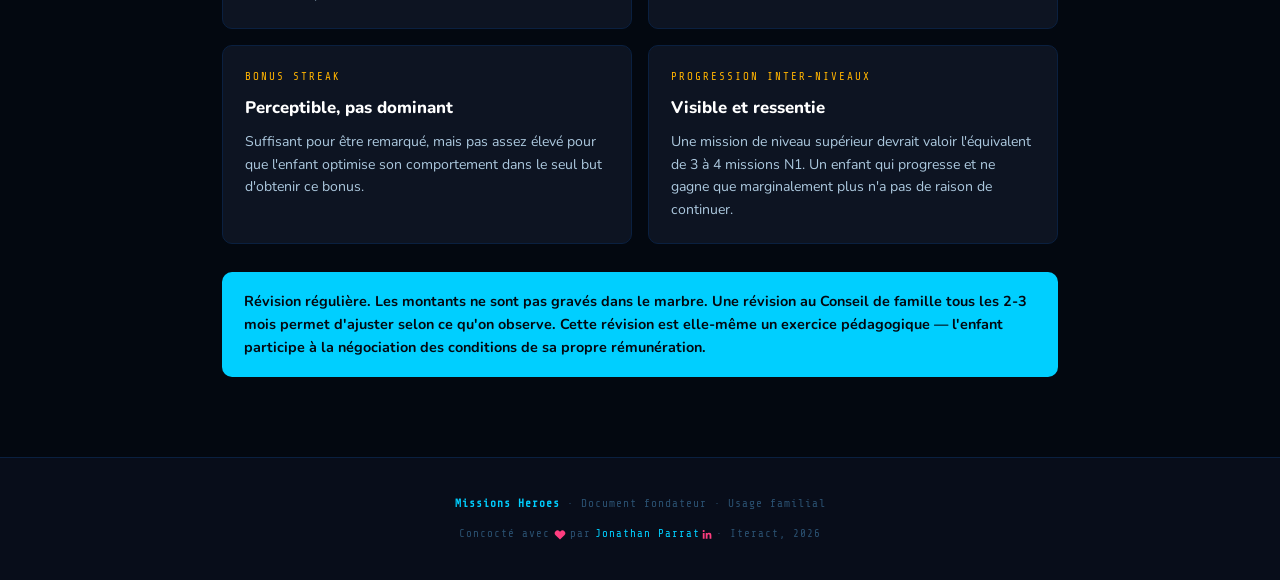
<file: site/approche_pedagogique.html>
<!DOCTYPE html>
<html lang="fr">
<head>
<meta charset="UTF-8">
<meta name="viewport" content="width=device-width, initial-scale=1.0">
<title>Approche pédagogique — Missions Heroes</title>
<link rel="icon" href="data:image/svg+xml,<svg xmlns='http://www.w3.org/2000/svg' viewBox='0 0 100 100'><defs><filter id='g'><feGaussianBlur stdDeviation='4' result='b'/><feMerge><feMergeNode in='b'/><feMergeNode in='SourceGraphic'/></feMerge></filter></defs><path d='M64,2 L20,52 L44,52 L32,98 L80,48 L56,48Z' fill='%2300cfff' filter='url(%23g)'/></svg>">
<link href="https://fonts.googleapis.com/css2?family=Share+Tech+Mono&family=Nunito:wght@400;700;800&display=swap" rel="stylesheet">
<script defer src="https://analytics.iteract.ch/script.js"
  data-website-id=""></script>
<script>
  document.querySelector('[data-website-id]').dataset.websiteId =
    location.hostname === 'missionsheroes.iteract.ch'
      ? '03001dbe-81f6-4b23-8f95-ed7e207df4ad'
      : '4483a812-2f12-49d3-9d0b-b7014df81b40';
</script>
<style>
:root {
  --bg:    #030810;
  --surf:  #080d1a;
  --card:  #0d1422;
  --brd:   #0a2040;
  --brd2:  #14305a;
  --hi:    #00cfff;
  --hi2:   #0088ff;
  --acc:   #ff3d7f;
  --gold:  #ffb300;
  --text:  #c8e8ff;
  --muted: #2a5070;
  --green: #00e676;
}
*,*::before,*::after{box-sizing:border-box;margin:0;padding:0}
html{scroll-behavior:smooth}
body{font-family:'Nunito',sans-serif;font-size:1rem;color:var(--text);background:var(--bg);line-height:1.7}

/* HEADER */
header{background:var(--surf);position:relative;overflow:hidden;border-bottom:1px solid var(--brd)}
.header-inner{max-width:900px;margin:0 auto;padding:64px 32px 56px;position:relative;z-index:1}
.kicker{font-family:'Share Tech Mono',monospace;font-size:.72rem;letter-spacing:3px;text-transform:uppercase;color:var(--gold);margin-bottom:20px;display:flex;align-items:center;gap:12px}
.kicker::before{content:'';display:block;width:32px;height:1px;background:var(--gold)}
h1{font-family:'Share Tech Mono',monospace;font-size:clamp(1.8rem,5vw,2.6rem);font-weight:400;line-height:1.15;letter-spacing:.04em;margin-bottom:24px;max-width:680px;color:#fff;text-transform:uppercase}
h1 em{font-style:normal;color:var(--hi)}
.header-desc{font-size:1.05rem;color:var(--muted);max-width:520px;line-height:1.65;font-weight:400}
.header-deco{position:absolute;right:0;top:0;width:40%;height:100%;background:radial-gradient(ellipse at 80% 50%,rgba(0,207,255,.04),transparent 70%);pointer-events:none}
.header-wave{display:none}

/* BACK LINK */
.back-link{display:inline-flex;align-items:center;gap:6px;font-size:.8rem;color:var(--muted);text-decoration:none;margin-bottom:16px;transition:color .2s}
.back-link:hover{color:var(--hi)}

/* NAV */
nav{position:sticky;top:0;z-index:10;background:rgba(3,8,16,.92);backdrop-filter:blur(8px);border-bottom:1px solid var(--brd)}
.nav-inner{max-width:900px;margin:0 auto;padding:0 32px;display:flex;overflow-x:auto;scrollbar-width:none}
.nav-inner::-webkit-scrollbar{display:none}
.nav-link{display:block;padding:14px 20px 12px;font-size:.72rem;font-weight:700;letter-spacing:1px;text-transform:uppercase;color:var(--muted);text-decoration:none;border-bottom:2px solid transparent;white-space:nowrap;transition:all .2s}
.nav-link:hover{color:var(--hi);border-color:var(--hi)}
.nav-link.active{color:#fff;border-color:var(--hi)}

/* LAYOUT */
.page{max-width:900px;margin:0 auto;padding:0 32px 80px}

/* SECTION HEADERS */
.section-intro{padding:72px 0 0;border-top:1px solid var(--brd);margin-top:72px}
.sec-num{font-family:'Share Tech Mono',monospace;font-size:.72rem;letter-spacing:3px;color:var(--gold);text-transform:uppercase;margin-bottom:8px}
h2{font-family:'Share Tech Mono',monospace;font-size:1.6rem;font-weight:400;line-height:1.2;letter-spacing:.04em;margin-bottom:16px;color:#fff;text-transform:uppercase}
.sec-lead{font-size:1.05rem;color:var(--muted);font-weight:400;max-width:600px;line-height:1.65;padding-bottom:48px;border-bottom:1px solid var(--brd);margin-bottom:48px}
.sec-lead strong{font-weight:700;color:var(--text)}

/* PRACTICE ITEMS */
.practice{padding:36px 0;border-bottom:1px solid var(--brd);display:grid;grid-template-columns:110px 1fr;gap:32px;align-items:start}
.practice:last-child{border-bottom:none}
.p-rythme{font-family:'Share Tech Mono',monospace;font-size:.72rem;letter-spacing:1.5px;text-transform:uppercase;color:var(--gold);line-height:1.5}
.p-num{font-family:'Share Tech Mono',monospace;font-size:2.6rem;color:var(--brd2);line-height:1;margin-top:6px}
.practice h3{font-size:1.3rem;font-weight:800;margin-bottom:12px;color:#fff}
.practice p{color:var(--text);margin-bottom:10px;opacity:.85}
.practice p:last-child{margin-bottom:0}
.practice strong{font-weight:700;color:#fff}
.practice em{font-style:italic;color:var(--hi)}

/* MECHANIC CARDS */
.mechanic{padding:40px 0;border-bottom:1px solid var(--brd)}
.mechanic:last-child{border-bottom:none}
.mechanic h3{font-size:1.3rem;font-weight:800;margin-bottom:20px;color:#fff}
.mcols{display:grid;grid-template-columns:1fr 1fr 1fr;gap:16px}
.mcol{padding:16px 18px;border-radius:10px;background:var(--card)}
.mcol.teach{border-left:3px solid var(--hi);box-shadow:inset 2px 0 12px rgba(0,207,255,.06)}
.mcol.found{border-left:3px solid var(--gold);box-shadow:inset 2px 0 12px rgba(255,179,0,.06)}
.mcol.limit{border-left:3px solid var(--acc);box-shadow:inset 2px 0 12px rgba(255,61,127,.06)}
.mcol-lbl{font-family:'Share Tech Mono',monospace;font-size:.68rem;letter-spacing:1.5px;text-transform:uppercase;color:var(--muted);margin-bottom:8px}
.mcol p{font-size:.88rem;color:var(--text);line-height:1.6;margin-bottom:6px;opacity:.85}
.mcol p:last-child{margin-bottom:0}

/* CALIBRATION */
.calib-grid{display:grid;grid-template-columns:1fr 1fr;gap:16px;margin-bottom:28px}
.calib-card{background:var(--card);border:1px solid var(--brd);border-radius:10px;padding:22px}
.calib-lbl{font-family:'Share Tech Mono',monospace;font-size:.68rem;letter-spacing:2px;text-transform:uppercase;color:var(--gold);margin-bottom:8px}
.calib-card h4{font-size:1.05rem;font-weight:800;margin-bottom:8px;color:#fff}
.calib-card p{font-size:.88rem;color:var(--text);line-height:1.6;opacity:.85}
.calib-rule{background:var(--hi);color:var(--bg);padding:18px 22px;border-radius:10px;font-size:.9rem;line-height:1.6;font-weight:700}
.calib-rule strong{color:var(--bg)}

/* PULL QUOTE */
.pull-quote{margin:40px 0;padding:28px 36px;border-left:4px solid var(--gold);background:var(--card);border-radius:0 10px 10px 0}
.pull-quote p{font-size:1.2rem;font-style:italic;line-height:1.5;color:var(--text)}

/* FOOTER */
footer{background:var(--surf);color:var(--muted);text-align:center;padding:36px 32px;font-size:.7rem;font-family:'Share Tech Mono',monospace;letter-spacing:1px;border-top:1px solid var(--brd)}
footer strong{color:var(--hi)}
.footer-credit{margin-top:12px;display:flex;align-items:center;justify-content:center;gap:4px;font-size:.68rem;color:var(--muted)}
.footer-credit svg{width:12px;height:12px;color:var(--acc);vertical-align:middle}
.footer-credit a{color:var(--hi);text-decoration:none;display:inline-flex;align-items:center;gap:2px}
.footer-credit a:hover{text-decoration:underline}
.footer-credit .icon-linkedin{width:10px;height:10px}

/* QUICK NAV */
.qnav{position:fixed;top:14px;right:14px;display:flex;gap:6px;z-index:100}
.qnav a{display:flex;align-items:center;justify-content:center;width:36px;height:36px;border-radius:50%;background:#080d1a;border:1px solid var(--brd);text-decoration:none;transition:border-color .2s,transform .15s,box-shadow .2s}
.qnav a:hover{border-color:var(--hi);transform:scale(1.1);box-shadow:0 0 12px rgba(0,207,255,.2)}
.qnav a.active{border-color:var(--hi);box-shadow:0 0 8px rgba(0,207,255,.25)}
.qnav svg{width:18px;height:18px;fill:var(--muted);transition:fill .2s}
.qnav a:hover svg,.qnav a.active svg{fill:var(--hi)}

/* RESPONSIVE */
@media(max-width:640px){
  .header-inner{padding:48px 20px 40px}
  .page{padding:0 20px 60px}
  .nav-link{padding:12px 14px 10px}
  .practice{grid-template-columns:1fr;gap:6px}
  .p-num{display:none}
  .mcols{grid-template-columns:1fr}
  .calib-grid{grid-template-columns:1fr}
}
</style>
</head>
<body>

<nav class="qnav">
  <a href="../index.html" title="Accueil"><svg viewBox="0 0 24 24"><path d="M10 20v-6h4v6h5v-8h3L12 3 2 12h3v8z"/></svg></a>
  <a href="approche_pedagogique.html" class="active" title="Pédagogie"><svg viewBox="0 0 24 24"><path d="M5 13.18v4L12 21l7-3.82v-4L12 17l-7-3.82zM12 3 1 9l11 6 9-4.91V17h2V9L12 3z"/></svg></a>
  <a href="manuel-parents.html" title="Manuel parents"><svg viewBox="0 0 24 24"><path d="M18 2H6c-1.1 0-2 .9-2 2v16c0 1.1.9 2 2 2h12c1.1 0 2-.9 2-2V4c0-1.1-.9-2-2-2zM6 4h5v8l-2.5-1.5L6 12V4z"/></svg></a>
  <a href="guide-mise-en-route.html" title="Guide de mise en route"><svg viewBox="0 0 24 24"><path d="M12 3L4 18h5v3h6v-3h5L12 3zm0 4L16.5 16H14v3h-4v-3H7.5L12 7z" fill-rule="evenodd"/></svg></a>
</nav>

<header>
  <div class="header-deco"></div>
  <div class="header-inner">
    <a href="../index.html" class="back-link">← Retour</a>
    <div class="kicker">Document fondateur · Éducation familiale</div>
    <h1>Missions Heroes —<br><em>Approche pédagogique</em></h1>
    <p class="header-desc">Un système gamifié de responsabilisation et d'éducation financière pour enfants, ancré dans les neurosciences et la psychologie du développement.</p>
  </div>
  <div class="header-wave"></div>
</header>

<nav>
  <div class="nav-inner">
    <a class="nav-link active" href="#accompagnement">Accompagnement</a>
    <a class="nav-link" href="#mecaniques">Mécaniques</a>
    <a class="nav-link" href="#remuneration">Rémunération</a>
  </div>
</nav>

<div class="page">

  <!-- SECTION 1 -->
  <div class="section-intro" id="accompagnement">
    <div class="sec-num">Section 01</div>
    <h2>Tâches d'accompagnement</h2>
    <p class="sec-lead">L'application ne fonctionne pas seule. Elle est un outil au service d'une relation éducative, pas un substitut. Pour que le système soit pédagogiquement valide, un ensemble de pratiques parentales doivent l'encadrer.</p>
  </div>

  <div class="practice">
    <div><div class="p-rythme">Avant<br>lancement</div><div class="p-num">01</div></div>
    <div>
      <h3>Poser les bases verbalement</h3>
      <p>Avant de montrer l'application à votre enfant, une conversation explicite est nécessaire sur deux frontières fondamentales.</p>
      <p><strong>La frontière missions / vie commune.</strong> Les missions sont rémunérées parce qu'elles représentent un effort supplémentaire au service de la famille. Les tâches journalières ne sont pas payées parce qu'elles font partie de ce que ça veut dire d'habiter ici ensemble. Si cette distinction n'est pas posée clairement dès le départ, le risque est que votre enfant commence à négocier une rémunération pour tout geste d'aide familiale.</p>
      <p>Le message à transmettre : <em>"Les missions c'est ton travail pour la famille. Le journalier, c'est juste ta contribution à la vie commune — comme moi quand je fais la cuisine ou que je paye le loyer."</em></p>
      <p><strong>La transparence sur le back office.</strong> Le parent dispose d'un accès administrateur. Votre enfant doit le savoir. Lui cacher cette capacité minerait la confiance et la légitimité du système. Le back office peut devenir un sujet de Conseil de famille.</p>
    </div>
  </div>

  <div class="practice">
    <div><div class="p-rythme">Jour J</div><div class="p-num">02</div></div>
    <div>
      <h3>Rituel d'initialisation</h3>
      <p>Le premier jour mérite un moment particulier. Présenter l'application ensemble, lire les règles à voix haute, choisir avec votre enfant les premières missions qu'il veut accomplir. Ce moment inaugural ancre le système comme un contrat mutuel, pas une imposition unilatérale.</p>
    </div>
  </div>

  <div class="practice">
    <div><div class="p-rythme">Quotidien</div><div class="p-num">03</div></div>
    <div>
      <h3>La validation comme moment de contact</h3>
      <p>La validation PIN n'est pas qu'une opération technique. C'est une occasion de regarder ce que votre enfant a fait, de le nommer, de le reconnaître. Même 30 secondes : <em>"T'as fait la gamelle de l'animal et la vaisselle, c'est bien."</em> Cette reconnaissance verbale est, selon la recherche, plus déterminante pour la motivation à long terme que la récompense monétaire elle-même.</p>
      <p>La validation doit intervenir dans les 24 heures. Une attente trop longue déconnecte l'acte de la reconnaissance et casse la boucle motivationnelle.</p>
    </div>
  </div>

  <div class="practice">
    <div><div class="p-rythme">Chaque<br>semaine</div><div class="p-num">04</div></div>
    <div>
      <h3>Le versement et le bilan</h3>
      <p><strong>Le versement en argent réel.</strong> L'application est un compteur virtuel. Le moment où le parent sort de l'argent physique est irremplaçable — c'est là que l'abstraction devient réelle. Ce rituel enseigne que l'argent est le résultat d'un effort accompli, pas un flux automatique.</p>
      <p><strong>Le bilan informel.</strong> Une question simple suffit : <em>"Comment ça s'est passé cette semaine ? T'as préféré quoi ?"</em> Cette habitude prépare et nourrit les Conseils de famille plus formels.</p>
    </div>
  </div>

  <div class="practice">
    <div><div class="p-rythme">Ponctuel</div><div class="p-num">05</div></div>
    <div>
      <h3>Le Conseil de famille</h3>
      <p>Le Conseil de famille est une mission payée dans chaque niveau, mais il est surtout un espace de gouvernance réelle. Votre enfant peut y soulever un problème avec le système, proposer une nouvelle règle, demander une révision des montants. Le parent s'engage à répondre sérieusement, même s'il n'accepte pas tout.</p>
      <p>C'est le mécanisme anti-autoritarisme du système. Sans lui, les règles restent imposées d'en haut.</p>
    </div>
  </div>

  <div class="practice">
    <div><div class="p-rythme">À moyen<br>terme</div><div class="p-num">06</div></div>
    <div>
      <h3>La stratégie d'internalisation</h3>
      <p>Le risque principal des systèmes de récompense est de créer une dépendance à la récompense plutôt que d'internaliser les valeurs. L'objectif à moyen terme n'est pas que votre enfant continue à être payé pour tout — c'est que certaines tâches soient devenues des habitudes naturelles.</p>
      <p>Prévoir explicitement une révision du système après quelques mois : quelles tâches peuvent sortir du système rémunéré parce qu'elles sont devenues des réflexes ? C'est une conversation à avoir avec votre enfant, pas une décision unilatérale.</p>
    </div>
  </div>

  <!-- SECTION 2 -->
  <div class="section-intro" id="mecaniques">
    <div class="sec-num">Section 02</div>
    <h2>Mécaniques, fondements &amp; limites</h2>
    <p class="sec-lead">Le système repose sur la <strong>Self-Determination Theory</strong> (Deci &amp; Ryan) et la théorie de la formation des habitudes (Duhigg, Fogg, Clear). La tension centrale : l'<strong>effet d'éviction</strong> — une récompense externe peut réduire la motivation intrinsèque. Le design distingue soigneusement ce qui est payé (effort additionnel) de ce qui est dû (vie commune).</p>
  </div>

  <div class="mechanic">
    <h3>Les missions rémunérées</h3>
    <div class="mcols">
      <div class="mcol teach"><div class="mcol-lbl">Ce qu'elles enseignent</div><p>Le travail a une valeur monétaire. La fierté de contribuer concrètement à la vie familiale. Certaines contributions méritent une reconnaissance économique.</p></div>
      <div class="mcol found"><div class="mcol-lbl">Fondement</div><p>La SDT montre que les récompenses extrinsèques ne nuisent pas à la motivation intrinsèque lorsqu'elles portent sur des tâches que l'individu ne ferait pas spontanément.</p></div>
      <div class="mcol limit"><div class="mcol-lbl">Limite</div><p>Risque de transactionnaliser toute aide. Si votre enfant demande "combien tu me paies ?" avant d'aider, le système a dérivé. La frontière avec les tâches journalières doit être rappelée verbalement.</p></div>
    </div>
  </div>

  <div class="mechanic">
    <h3>Les tâches journalières</h3>
    <div class="mcols">
      <div class="mcol teach"><div class="mcol-lbl">Ce qu'elles enseignent</div><p>Certaines choses font partie de la vie commune et ne se négocient pas. L'autonomie corporelle et domestique quotidienne n'est pas optionnelle.</p></div>
      <div class="mcol found"><div class="mcol-lbl">Fondement</div><p>La SDT distingue les comportements qu'on veut internaliser (identité) de ceux qu'on veut obtenir (conformité). Ne pas payer une tâche — mais l'exiger — vise l'internalisation.</p></div>
      <div class="mcol limit"><div class="mcol-lbl">Limite</div><p>L'absence de récompense monétaire peut réduire la motivation à court terme. C'est pour ça que le streak complète le dispositif — il récompense la régularité, pas la tâche.</p></div>
    </div>
  </div>

  <div class="mechanic">
    <h3>Le streak — journées parfaites consécutives</h3>
    <div class="mcols">
      <div class="mcol teach"><div class="mcol-lbl">Ce qu'il enseigne</div><p>La régularité dans le temps a une valeur propre. Ce n'est pas l'acte isolé qui compte — c'est d'être le genre de personne qui le fait tous les jours.</p></div>
      <div class="mcol found"><div class="mcol-lbl">Fondement</div><p>James Clear (Atomic Habits) : l'identité précède l'habitude. Le streak récompense non pas une tâche, mais l'émergence d'une identité — "je suis quelqu'un de régulier." La durée du streak et le seuil de réussite (proportion de tâches à accomplir pour qu'une journée compte comme parfaite) sont configurables, ce qui permet d'adapter l'exigence à l'âge et au rythme de chaque enfant.</p></div>
      <div class="mcol limit"><div class="mcol-lbl">Limite</div><p>Un streak cassé peut être très décourageant. Pas de pénalité, pas de dramatisation visuelle. Le streak repart de 0 discrètement, sans fanfare négative.</p></div>
    </div>
  </div>

  <div class="mechanic">
    <h3>Les niveaux progressifs &amp; missions gateway</h3>
    <div class="mcols">
      <div class="mcol teach"><div class="mcol-lbl">Ce qu'ils enseignent</div><p>L'effort s'accumule. Les responsabilités se méritent dans le temps. Certaines choses ne sont pas optionnelles avant d'accéder à la suite — analogue aux obligations réelles.</p></div>
      <div class="mcol found"><div class="mcol-lbl">Fondement</div><p>Flow theory (Csikszentmihalyi) : l'engagement optimal se produit quand le défi est légèrement supérieur à la compétence actuelle. Les missions gateway introduisent des prérequis non négociables.</p></div>
      <div class="mcol limit"><div class="mcol-lbl">Limite</div><p>Le seuil du niveau supérieur peut paraître très loin au démarrage. Célébrer chaque déblocage avec un moment réel en famille — le système numérique ne suffit pas.</p></div>
    </div>
  </div>

  <div class="mechanic">
    <h3>Les badges &amp; missions secrètes</h3>
    <div class="mcols">
      <div class="mcol teach"><div class="mcol-lbl">Ce qu'ils enseignent</div><p>La spécialisation a de la valeur. L'expertise dans un domaine se construit par la pratique répétée. La découverte récompense l'investissement dans une catégorie.</p></div>
      <div class="mcol found"><div class="mcol-lbl">Fondement</div><p>Les missions secrètes introduisent un mécanisme de surprise — documenté comme facteur de renforcement plus puissant qu'une récompense certaine (variable ratio reinforcement).</p></div>
      <div class="mcol limit"><div class="mcol-lbl">Limite</div><p>Si votre enfant ne remarque pas le lien badge → mission secrète, l'effet est perdu. Le parent a un rôle à jouer pour attirer l'attention sur ce moment de découverte.</p></div>
    </div>
  </div>

  <div class="mechanic">
    <h3>Le Conseil de famille</h3>
    <div class="mcols">
      <div class="mcol teach"><div class="mcol-lbl">Ce qu'il enseigne</div><p>Les règles sont construites par des humains et peuvent évoluer. La parole en public, la négociation, la défense d'une position. La démocratie familiale comme pratique concrète.</p></div>
      <div class="mcol found"><div class="mcol-lbl">Fondement</div><p>La SDT montre que le soutien à l'autonomie de l'enfant — lui donner une vraie voix dans les décisions qui le concernent — est l'un des prédicteurs les plus solides du bien-être psychologique à long terme.</p></div>
      <div class="mcol limit"><div class="mcol-lbl">Limite</div><p>Si le Conseil devient une formalité, l'effet est inverse : votre enfant apprend que la parole ne sert à rien. Le parent doit s'engager à répondre sérieusement, même quand il refuse.</p></div>
    </div>
  </div>

  <div class="mechanic">
    <h3>Le moment parole du soir</h3>
    <div class="mcols">
      <div class="mcol teach"><div class="mcol-lbl">Ce qu'il enseigne</div><p>Mettre des mots sur ce qu'on a vécu. Distinguer les succès des difficultés. La conscience de soi comme outil quotidien, pas comme performance.</p></div>
      <div class="mcol found"><div class="mcol-lbl">Fondement</div><p>Seligman (psychologie positive) : la réflexivité quotidienne est l'une des pratiques les plus robustes pour le développement de l'intelligence émotionnelle et de la résilience. Ce moment n'est intentionnellement pas gamifié.</p></div>
      <div class="mcol limit"><div class="mcol-lbl">Limite</div><p>Si ce moment est obligatoire ou évalué, il devient une performance. L'enfant doit sentir que c'est un espace libre — le rappel dans l'application est une invitation, pas une contrainte.</p></div>
    </div>
  </div>

  <!-- SECTION 3 -->
  <div class="section-intro" id="remuneration">
    <div class="sec-num">Section 03</div>
    <h2>La rémunération — principes de calibrage</h2>
    <p class="sec-lead">La rémunération n'est pas un détail technique — c'est une variable pédagogique à part entière. Mal calibrée, elle peut démotiver ou court-circuiter la progression.</p>
  </div>

  <div class="pull-quote">
    <p>"L'objectif d'épargne doit être atteignable en 3 à 6 semaines de missions régulières, sans que l'enfant soit obligé de tout faire en même temps."</p>
  </div>

  <div class="calib-grid">
    <div class="calib-card">
      <div class="calib-lbl">Missions ponctuelles</div>
      <h4>Proportionnel à l'effort réel</h4>
      <p>Une mission qui demande 2 heures de travail concentré vaut significativement plus qu'une mission de 15 minutes. L'enfant apprend que la valeur monétaire est liée à l'effort et à la complexité.</p>
    </div>
    <div class="calib-card">
      <div class="calib-lbl">Missions récurrentes</div>
      <h4>Revenu stable sur la durée</h4>
      <p>Calibrées pour maintenir un revenu stable une fois la phase de découverte passée. Si trop mal payées, l'enfant les délaisse au profit des ponctuelles et perd la régularité.</p>
    </div>
    <div class="calib-card">
      <div class="calib-lbl">Bonus streak</div>
      <h4>Perceptible, pas dominant</h4>
      <p>Suffisant pour être remarqué, mais pas assez élevé pour que l'enfant optimise son comportement dans le seul but d'obtenir ce bonus.</p>
    </div>
    <div class="calib-card">
      <div class="calib-lbl">Progression inter-niveaux</div>
      <h4>Visible et ressentie</h4>
      <p>Une mission de niveau supérieur devrait valoir l'équivalent de 3 à 4 missions N1. Un enfant qui progresse et ne gagne que marginalement plus n'a pas de raison de continuer.</p>
    </div>
  </div>

  <div class="calib-rule">
    <strong>Révision régulière.</strong> Les montants ne sont pas gravés dans le marbre. Une révision au Conseil de famille tous les 2-3 mois permet d'ajuster selon ce qu'on observe. Cette révision est elle-même un exercice pédagogique — l'enfant participe à la négociation des conditions de sa propre rémunération.
  </div>

</div>

<footer>
  <strong>Missions Heroes</strong> · Document fondateur · Usage familial
  <p class="footer-credit">
    Concocté avec
    <svg xmlns="http://www.w3.org/2000/svg" viewBox="0 0 24 24" fill="currentColor" stroke="none"><path d="M20.84 4.61a5.5 5.5 0 0 0-7.78 0L12 5.67l-1.06-1.06a5.5 5.5 0 0 0-7.78 7.78l1.06 1.06L12 21.23l7.78-7.78 1.06-1.06a5.5 5.5 0 0 0 0-7.78z"/></svg>
    par <a href="https://www.linkedin.com/in/jonathan-parrat" target="_blank" rel="noopener">Jonathan Parrat<svg class="icon-linkedin" xmlns="http://www.w3.org/2000/svg" viewBox="0 0 448 512" fill="currentColor"><path d="M100.28 448H7.4V148.9h92.88zM53.79 108.1C24.09 108.1 0 83.5 0 53.8a53.79 53.79 0 0 1 107.58 0c0 29.7-24.1 54.3-53.79 54.3zM447.9 448h-92.68V302.4c0-34.7-.7-79.2-48.29-79.2-48.29 0-55.69 37.7-55.69 76.7V448h-92.78V148.9h89.08v40.8h1.3c12.4-23.5 42.69-48.3 87.83-48.3 93.97 0 111.28 61.9 111.28 142.3V448z"/></svg></a>
    · Iteract, 2026
  </p>
</footer>

<script>
const sections = document.querySelectorAll('[id]');
const navLinks = document.querySelectorAll('.nav-link');
const obs = new IntersectionObserver(entries => {
  entries.forEach(e => {
    if (e.isIntersecting) {
      navLinks.forEach(l => l.classList.remove('active'));
      const l = document.querySelector(`.nav-link[href="#${e.target.id}"]`);
      if (l) l.classList.add('active');
    }
  });
}, { rootMargin: '-30% 0px -60% 0px' });
sections.forEach(s => obs.observe(s));
</script>
</body>
</html>
</file>
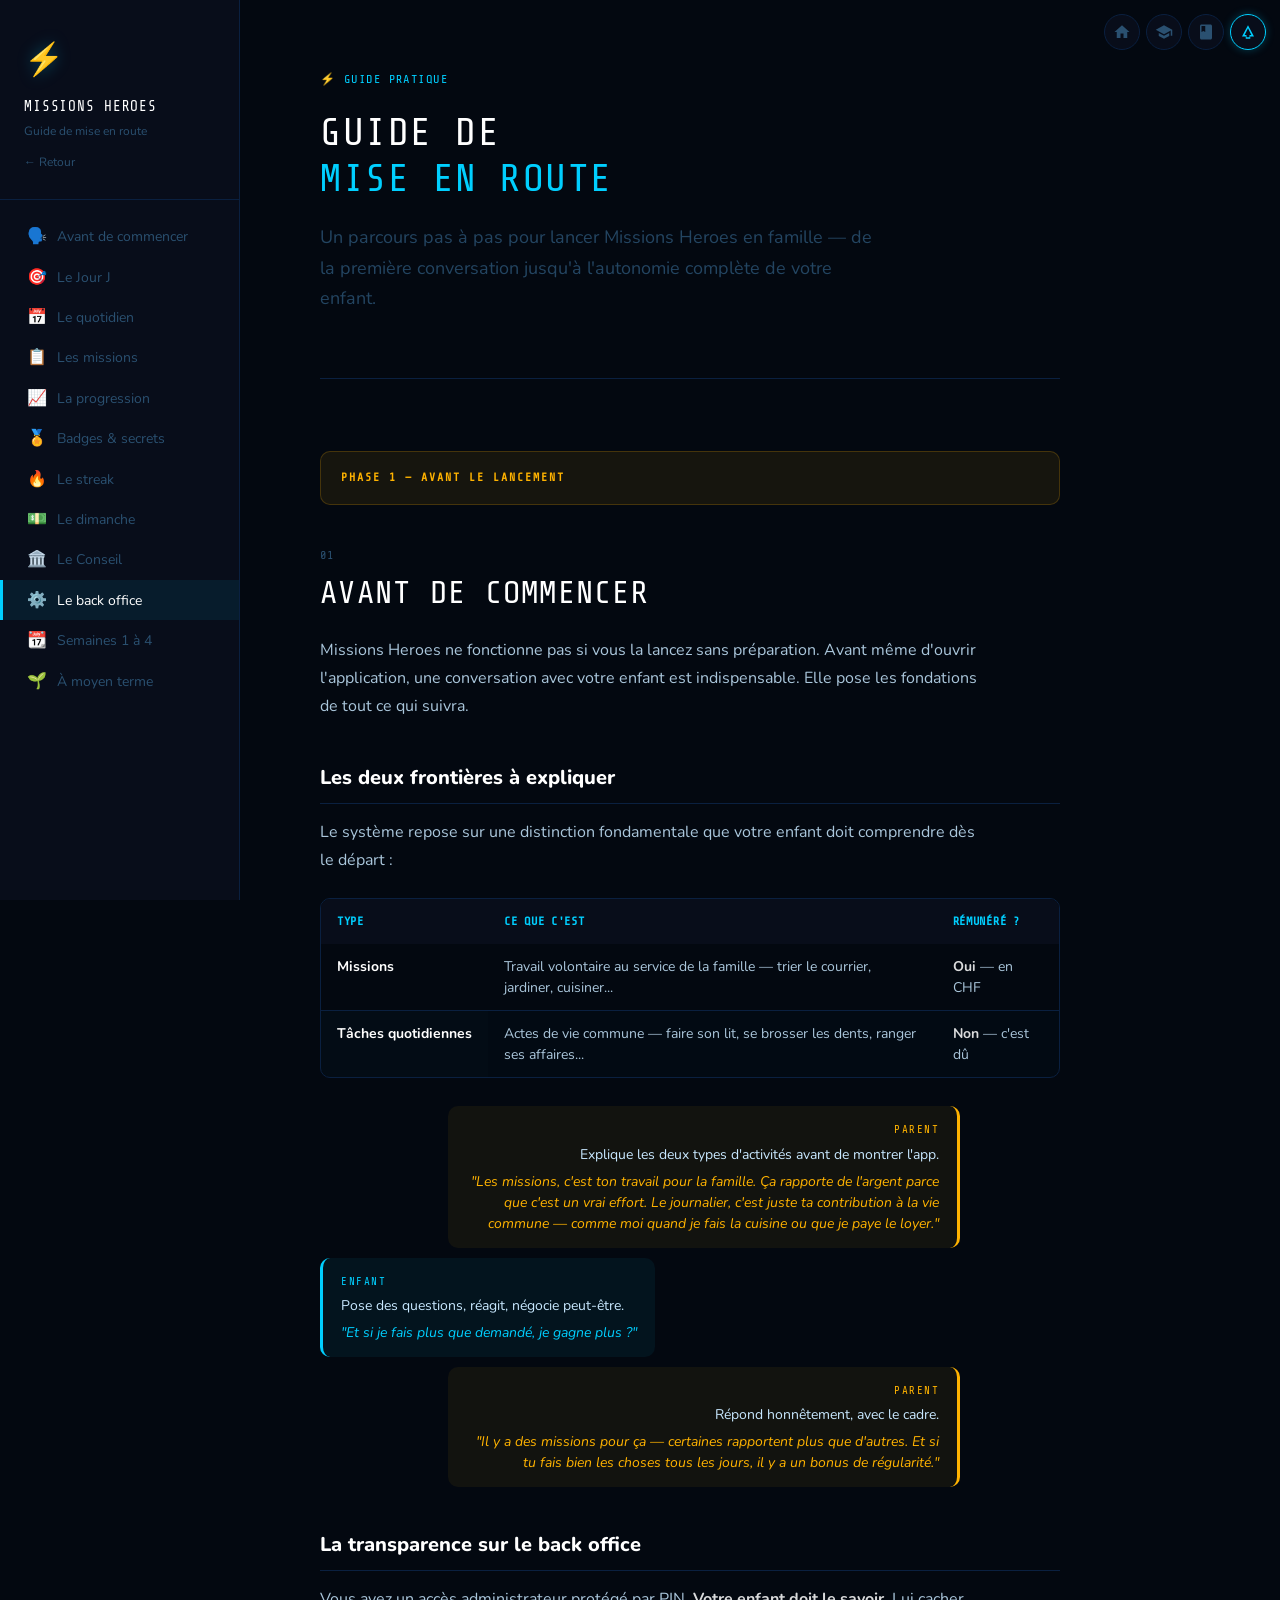
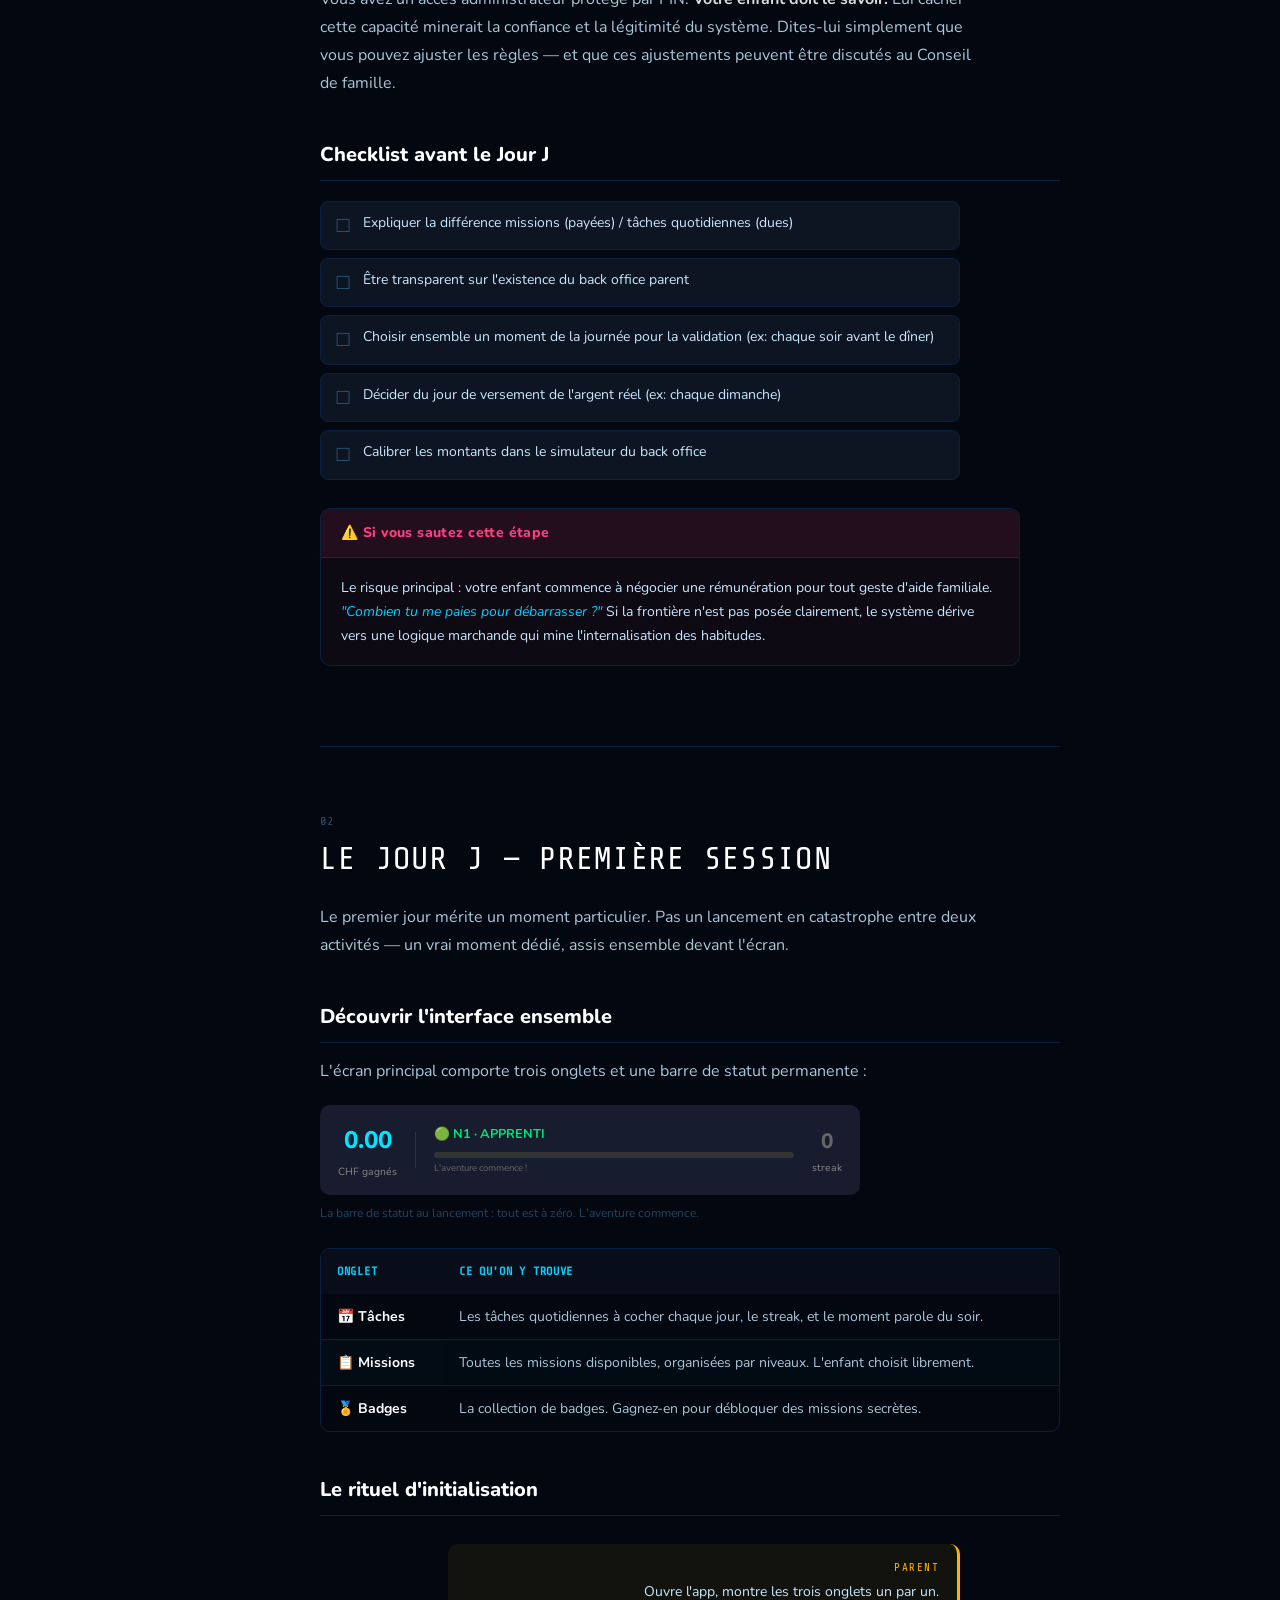
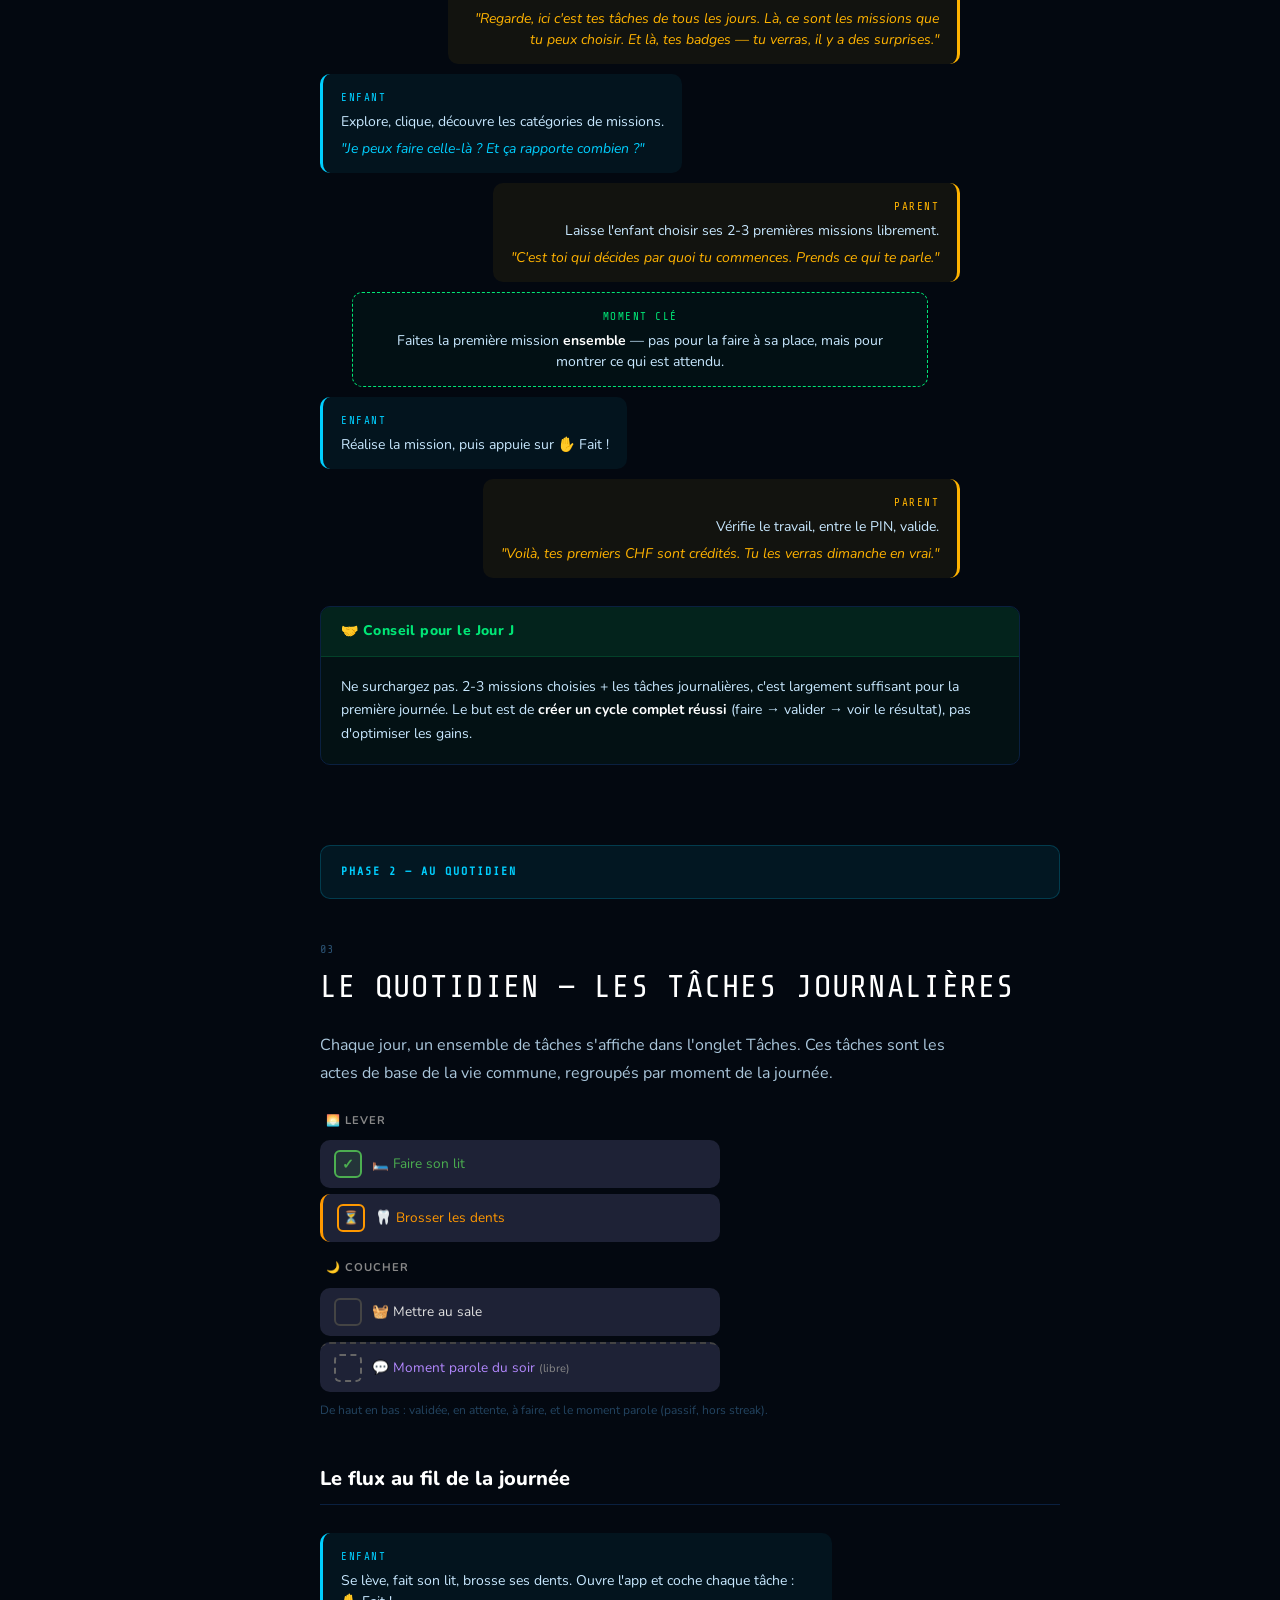
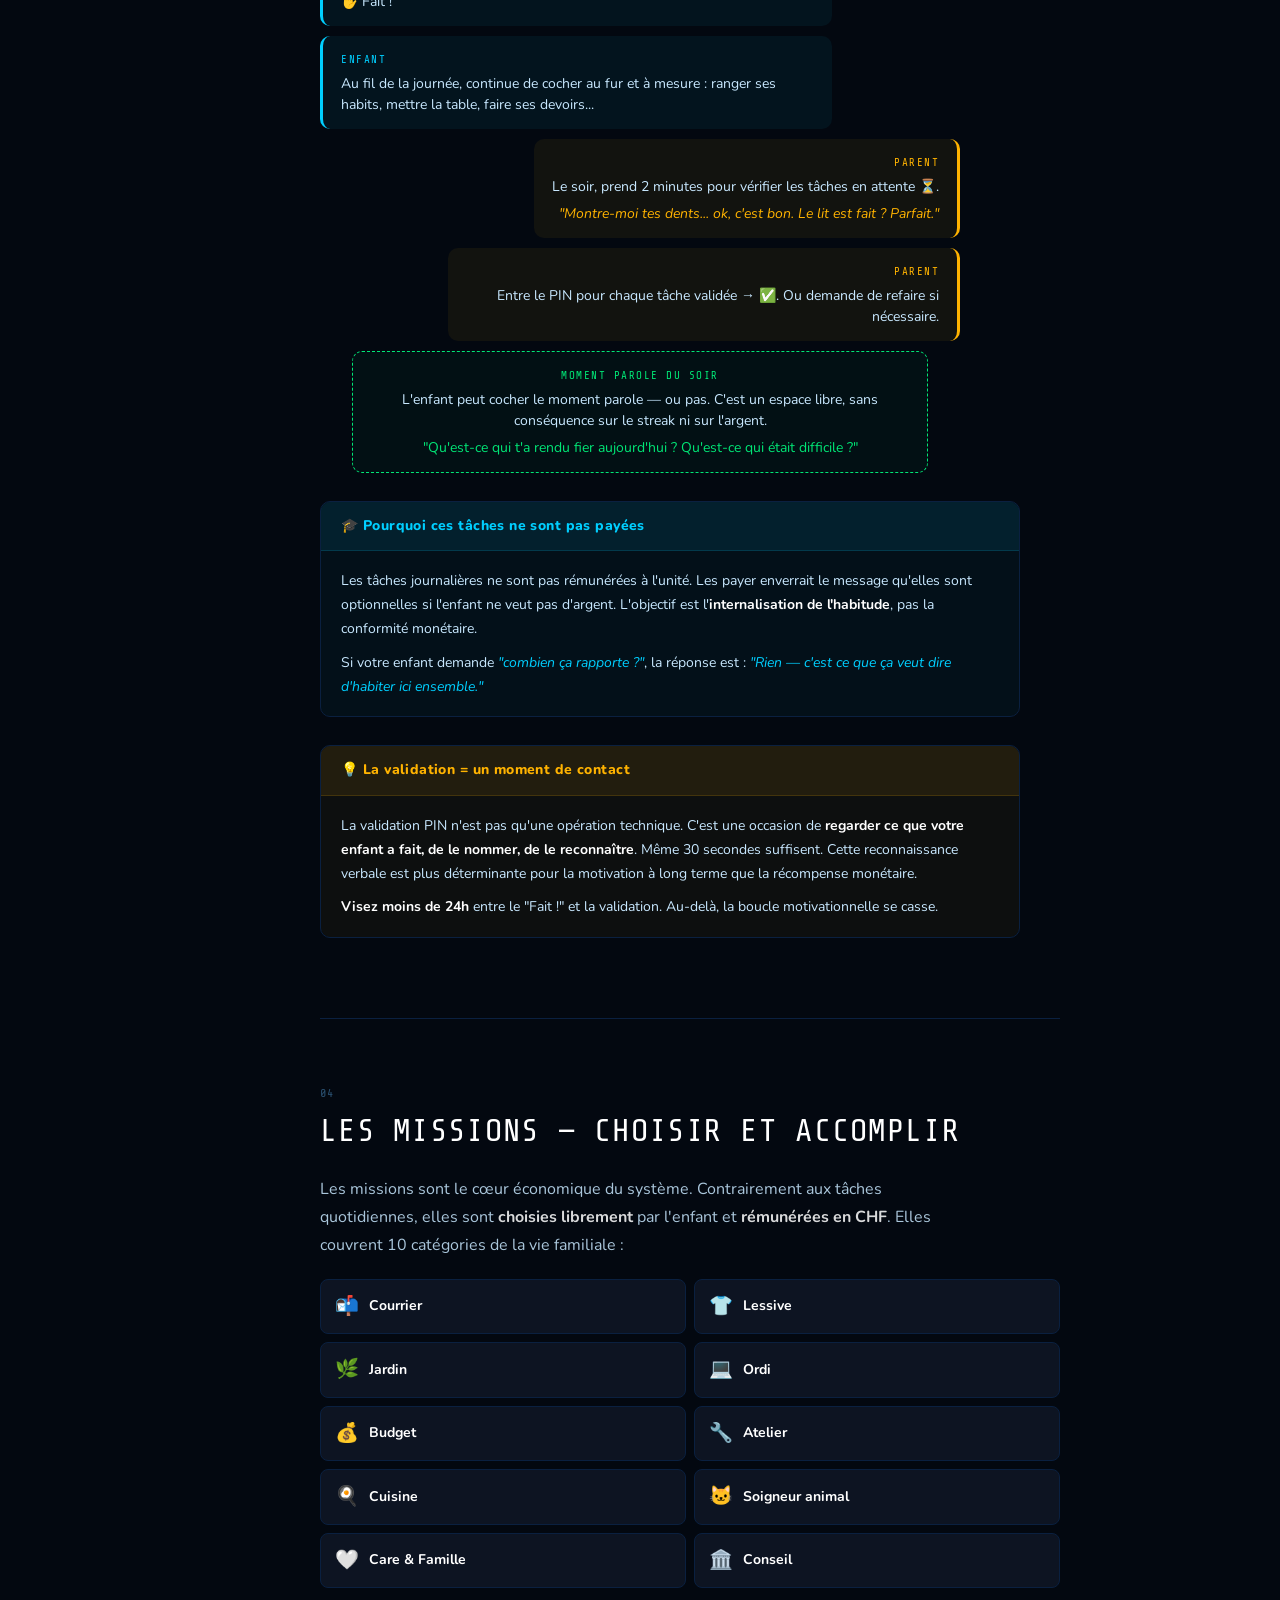
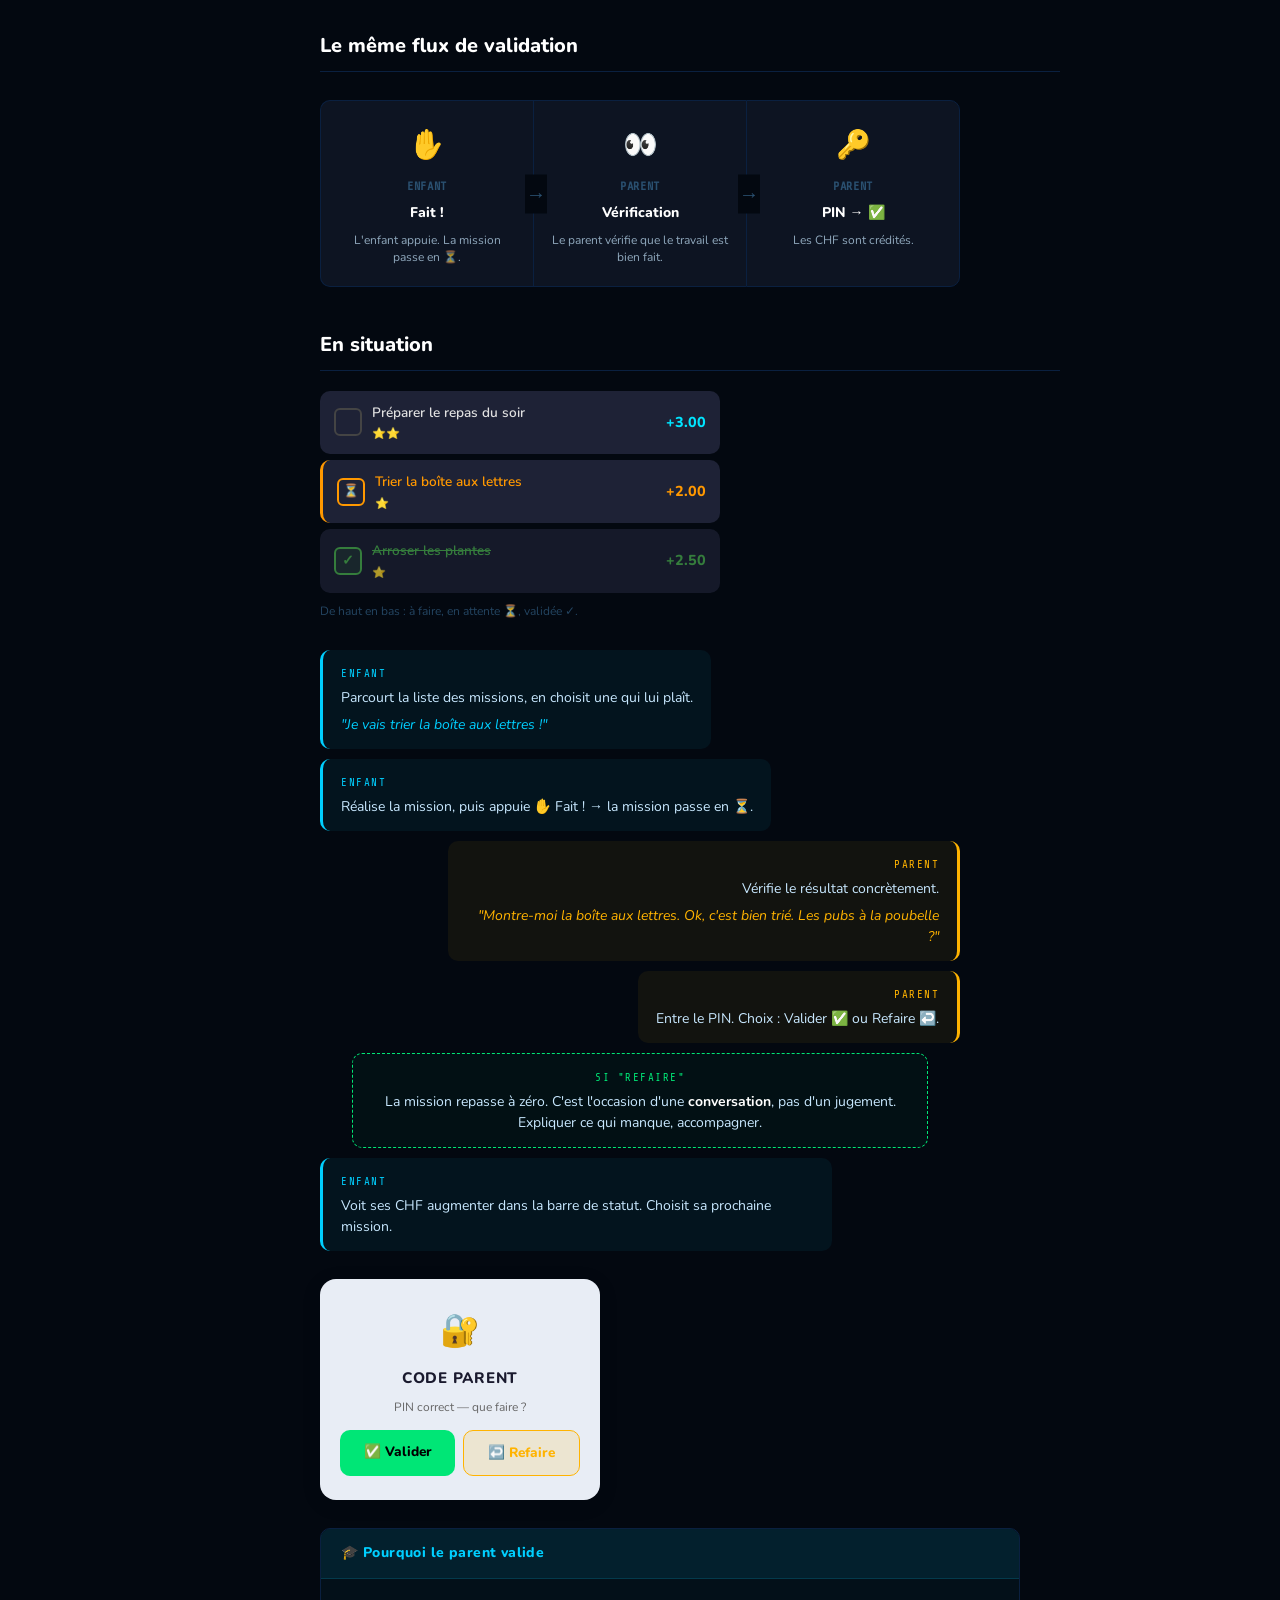
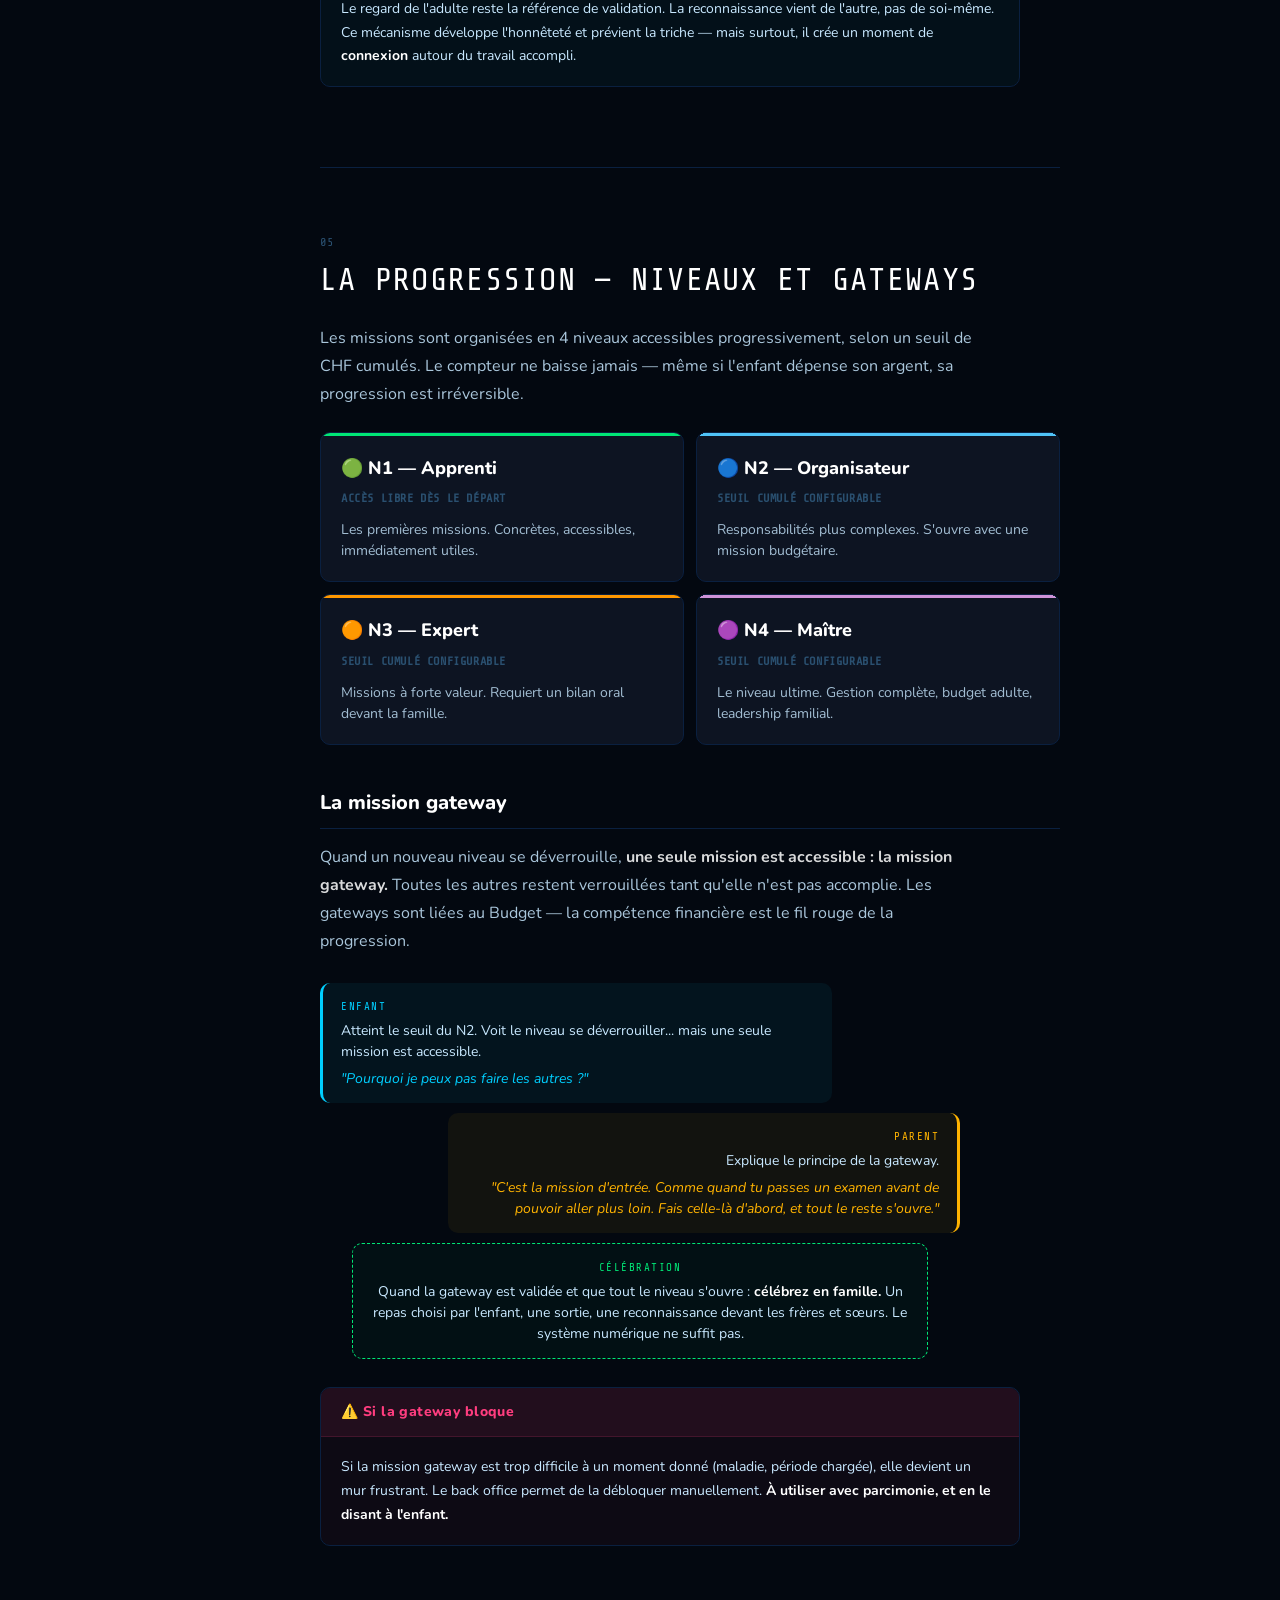
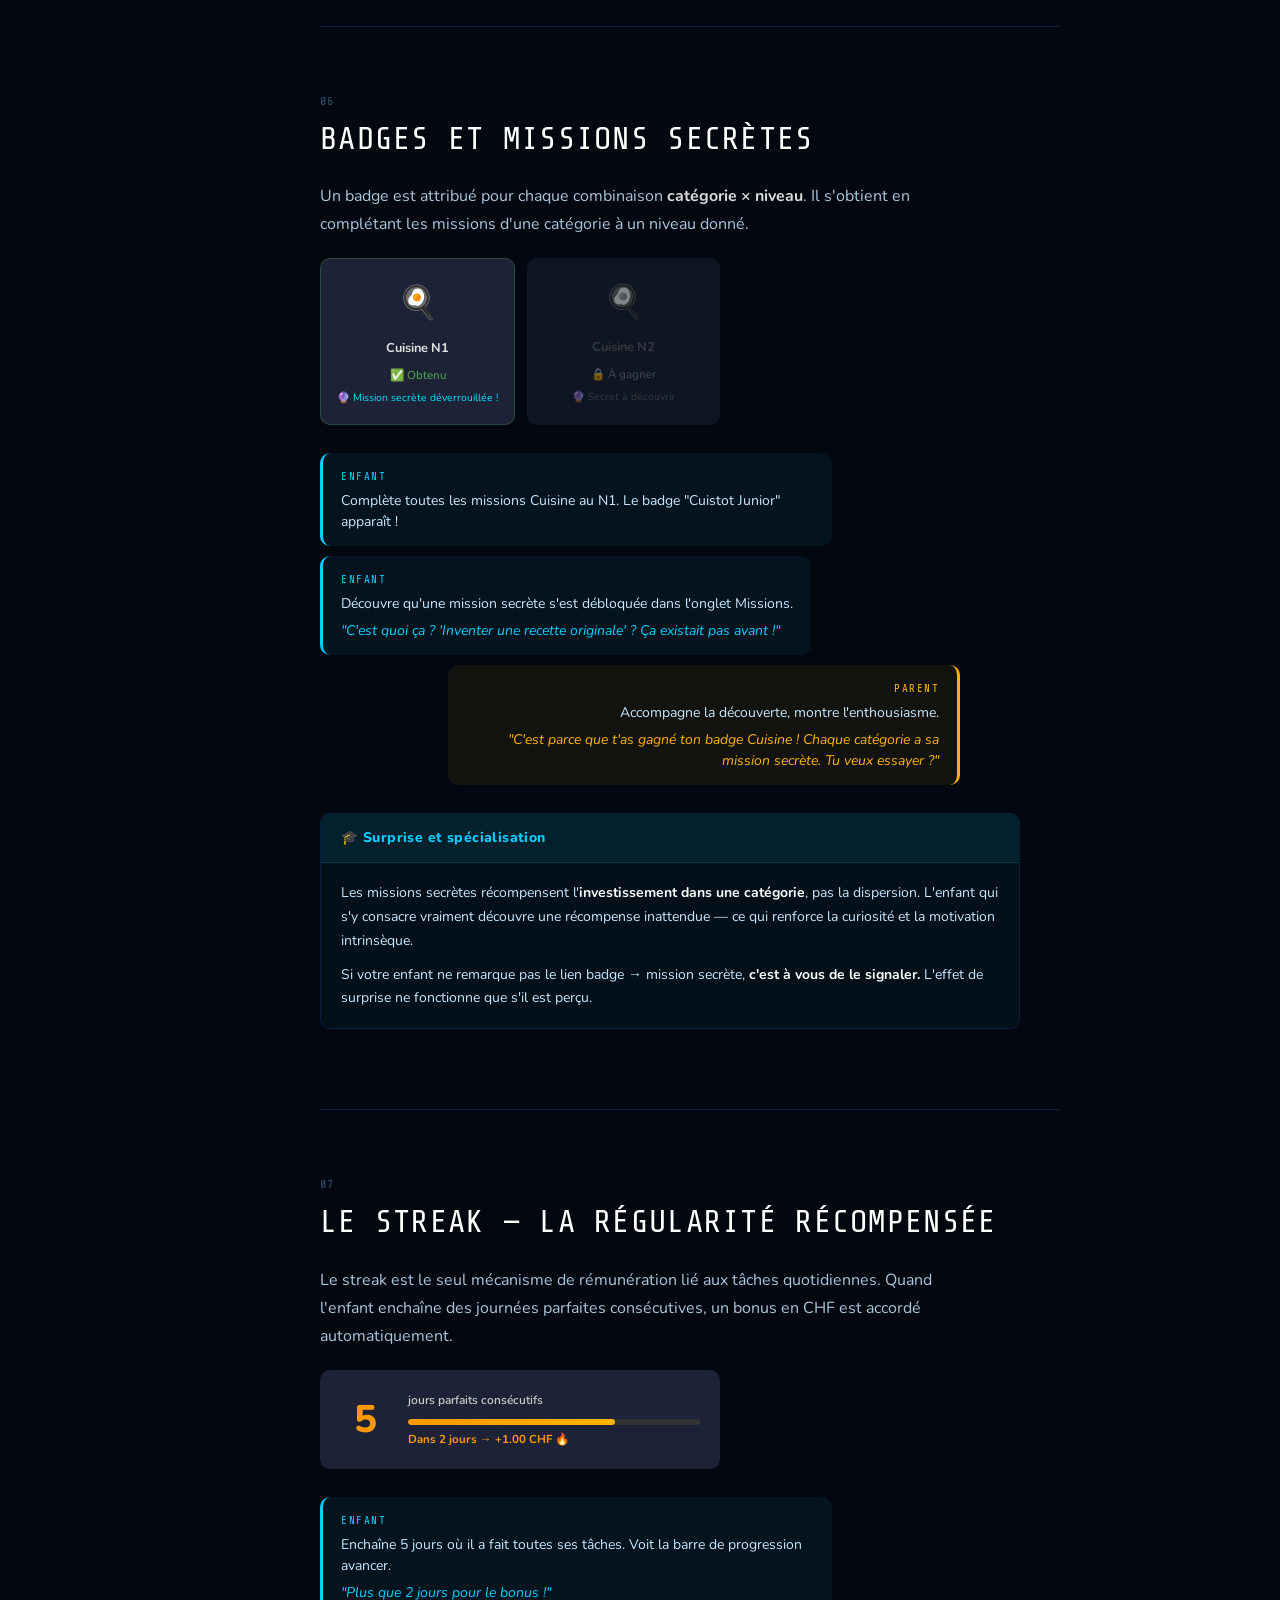
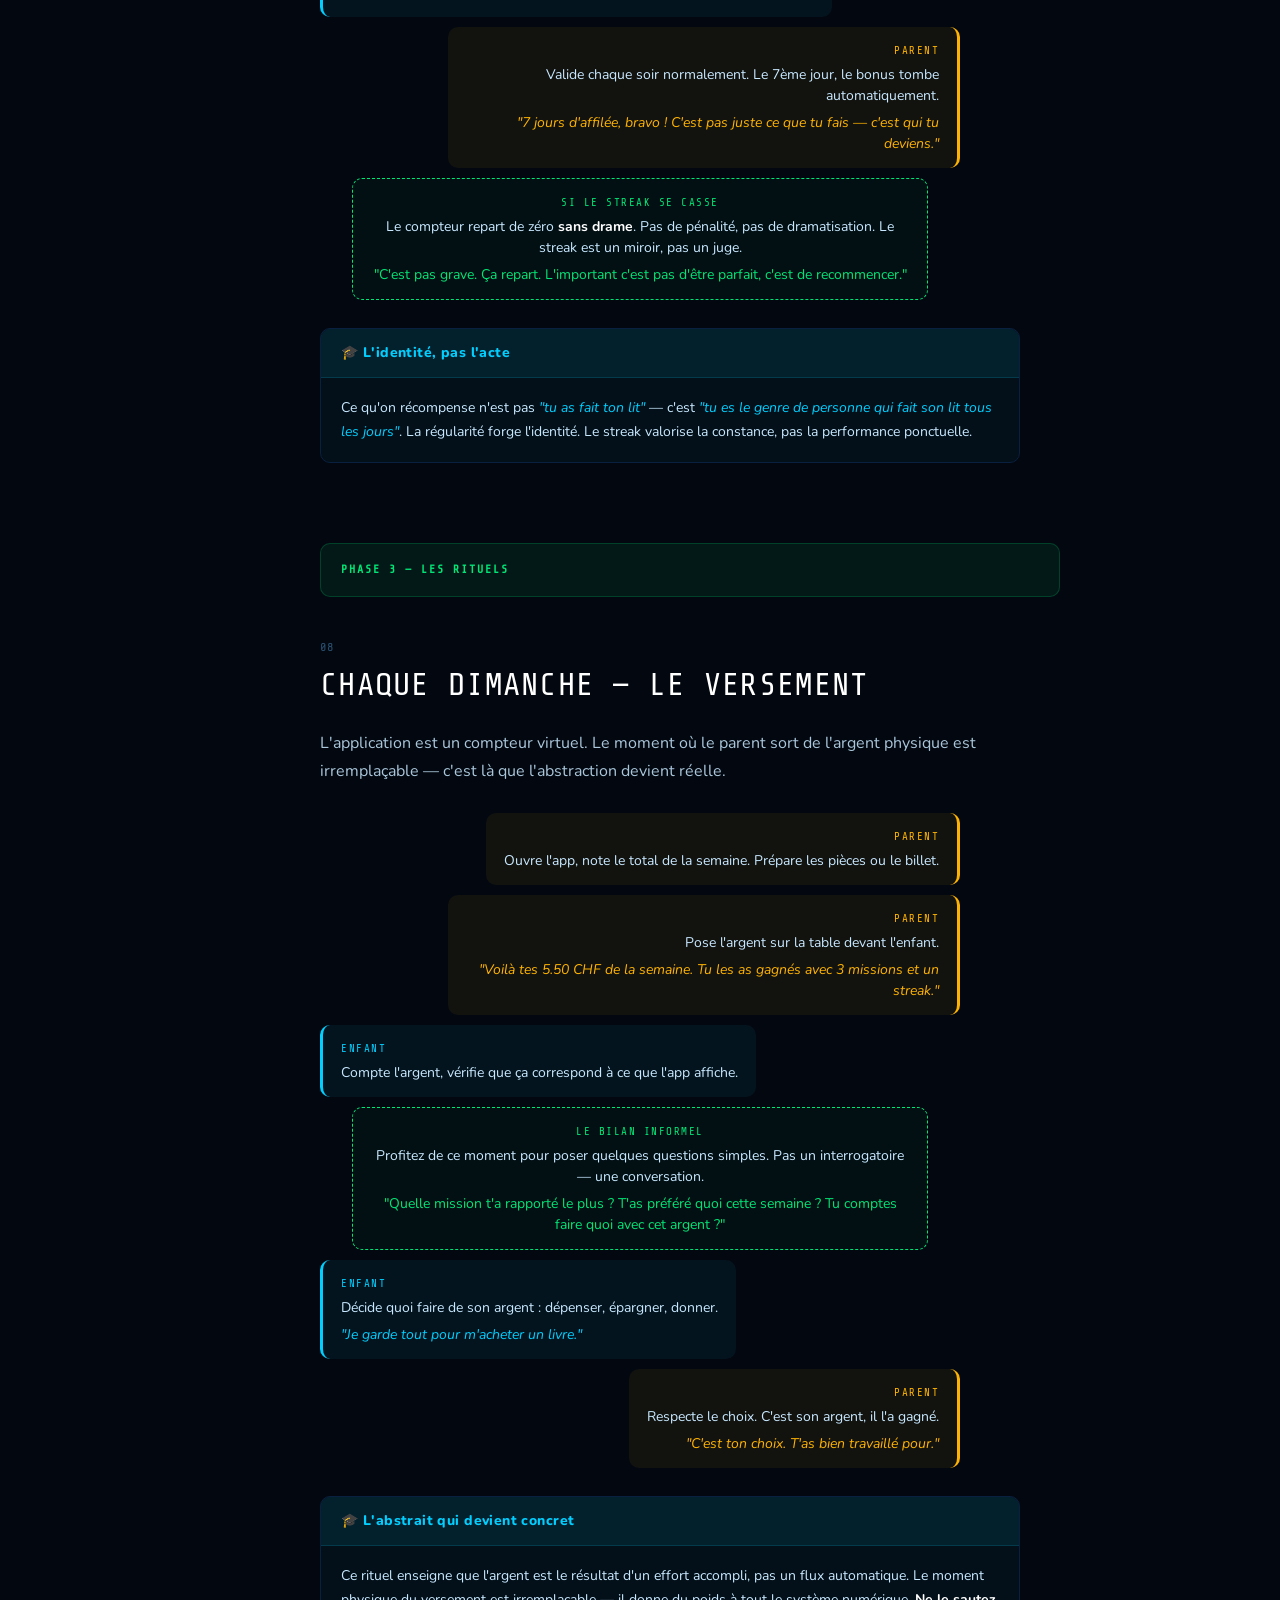
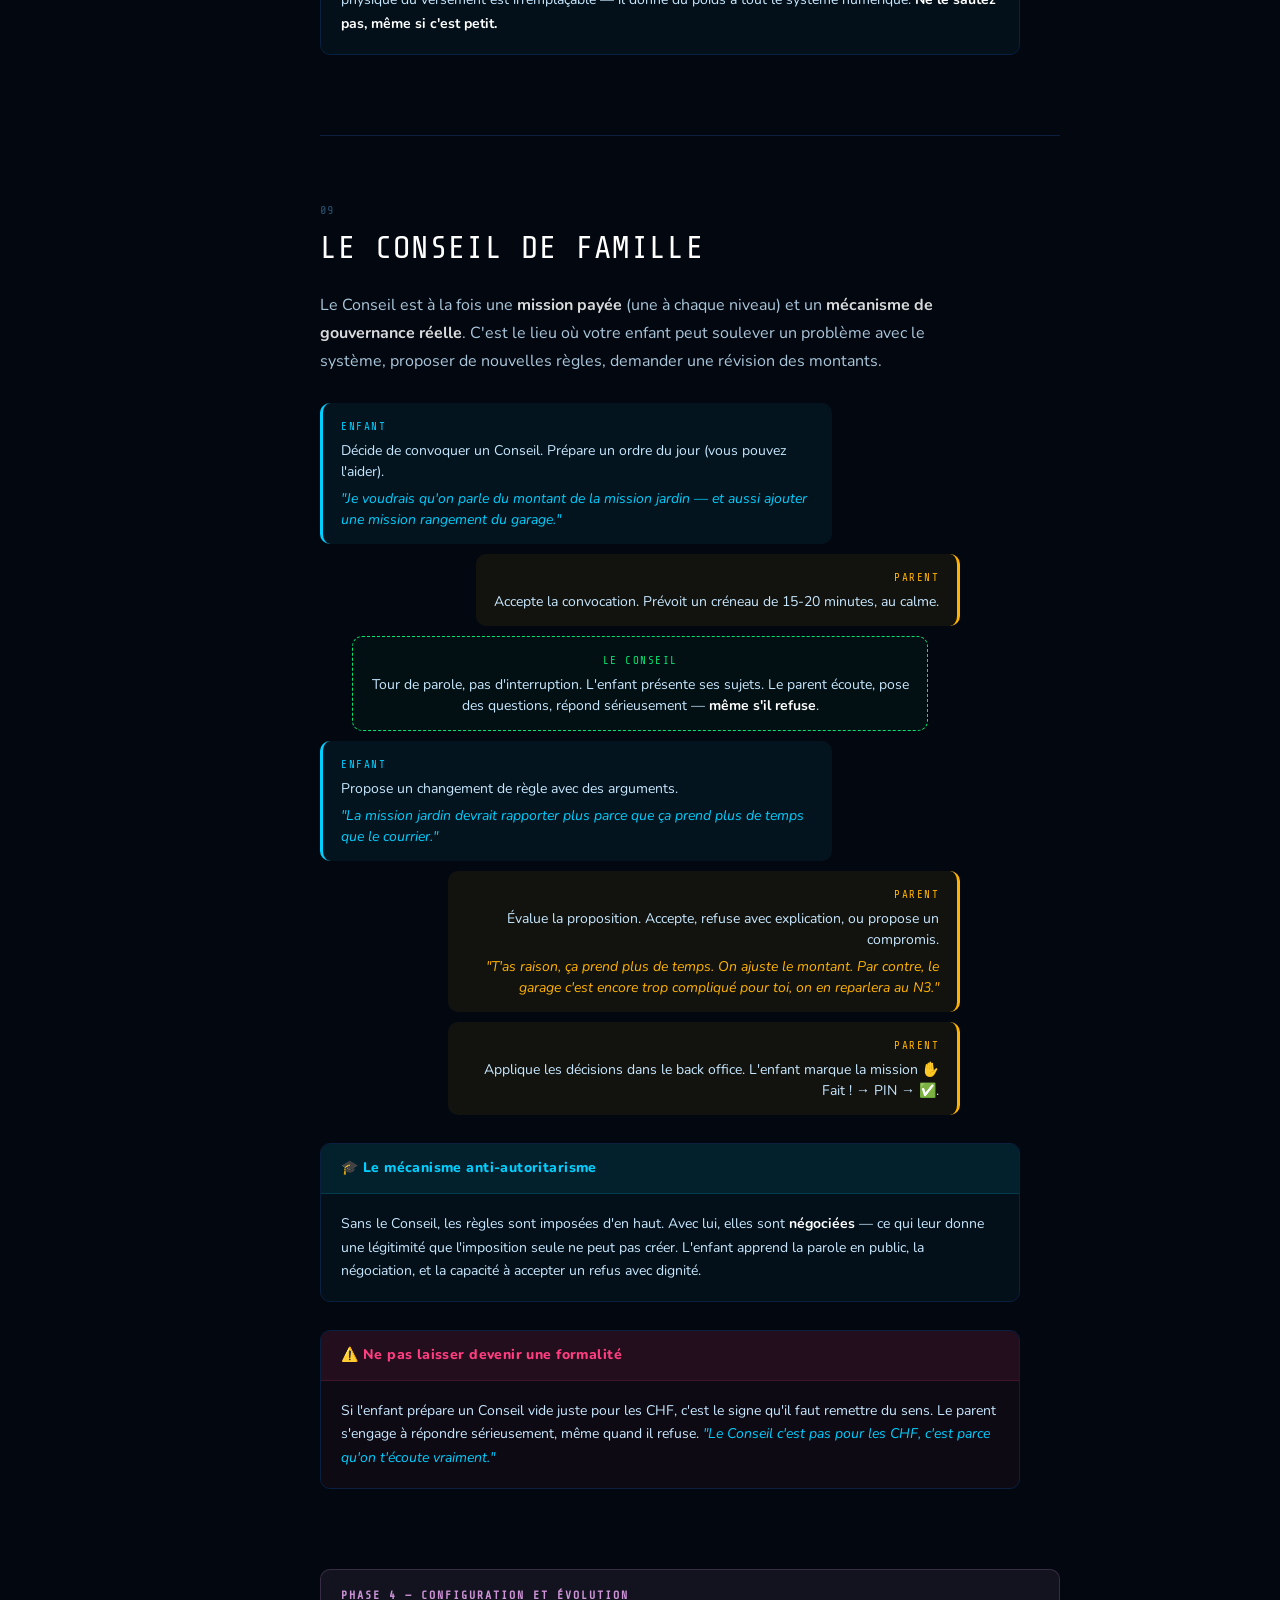
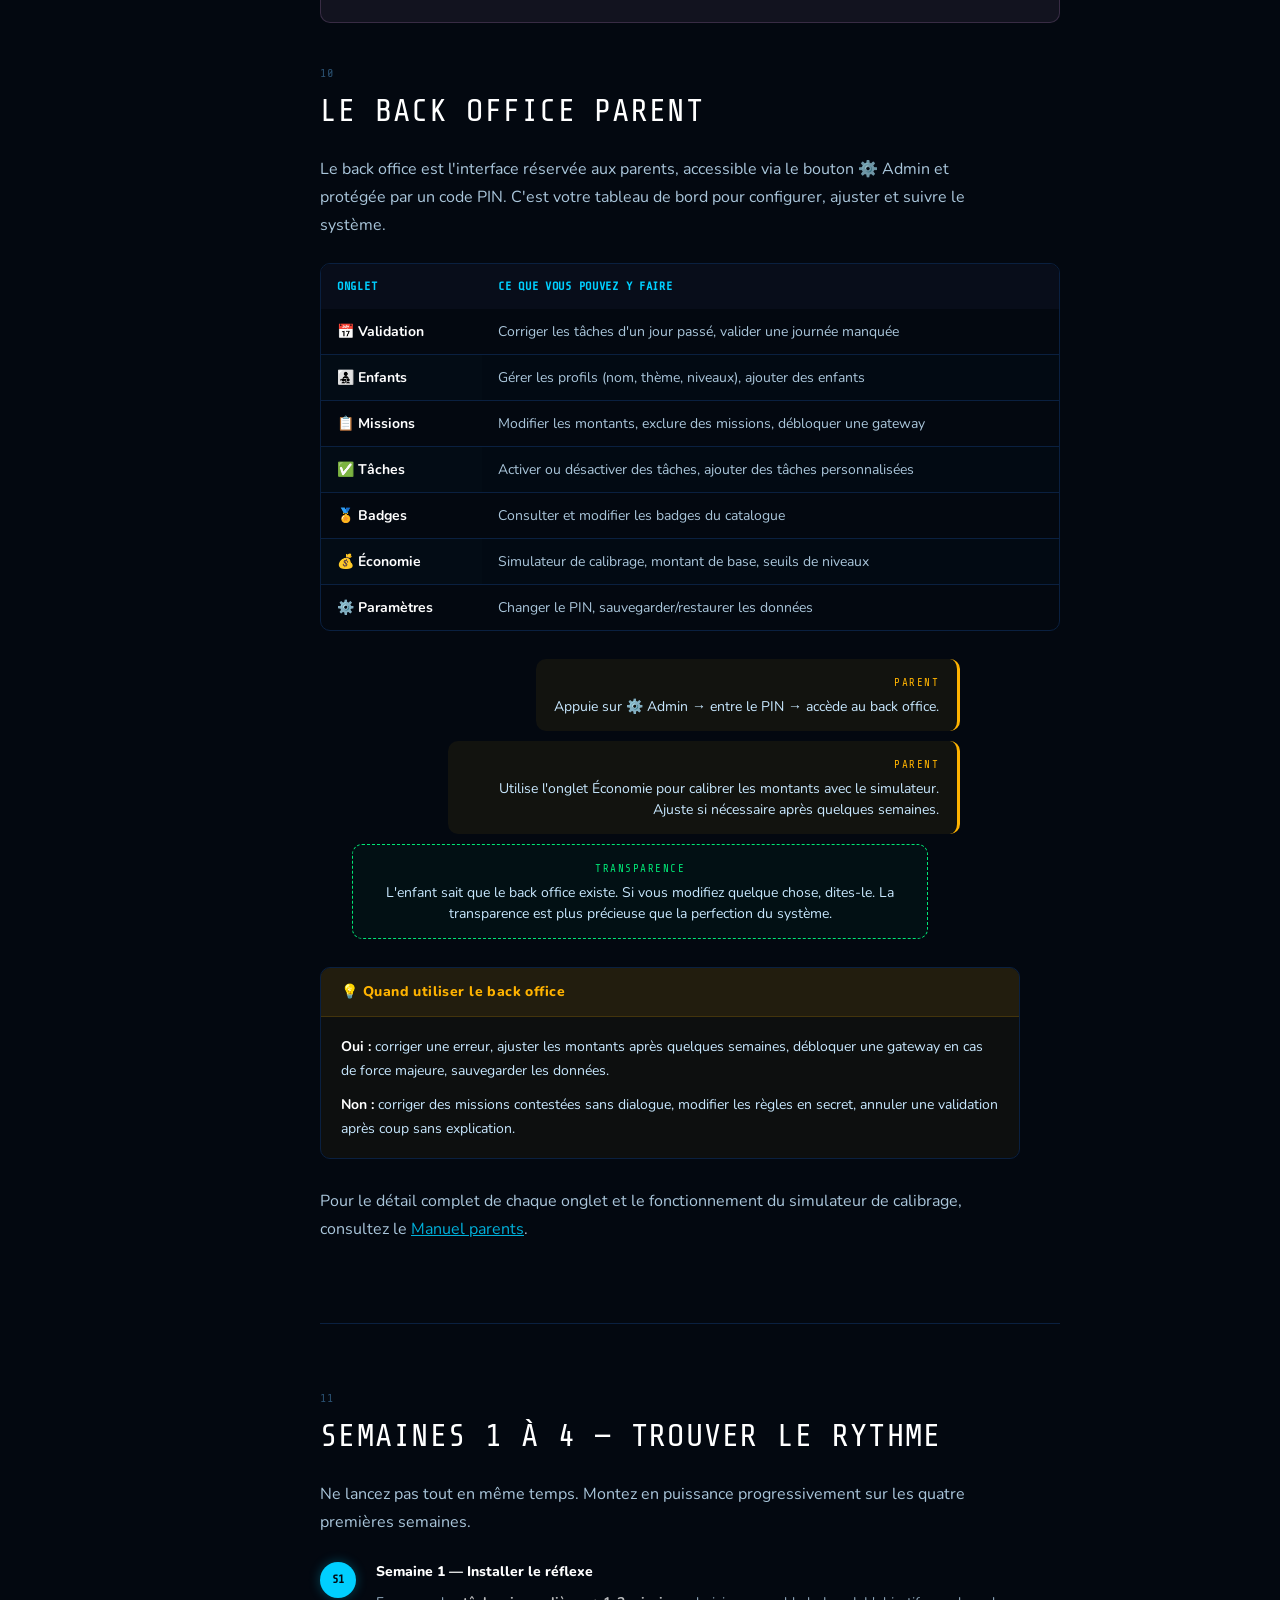
<file: site/guide-mise-en-route.html>
<!DOCTYPE html>
<html lang="fr">
<head>
  <meta charset="UTF-8">
  <meta name="viewport" content="width=device-width, initial-scale=1.0">
  <title>Guide de mise en route — Missions Heroes</title>
  <link rel="icon" href="data:image/svg+xml,<svg xmlns='http://www.w3.org/2000/svg' viewBox='0 0 100 100'><defs><filter id='g'><feGaussianBlur stdDeviation='4' result='b'/><feMerge><feMergeNode in='b'/><feMergeNode in='SourceGraphic'/></feMerge></filter></defs><path d='M64,2 L20,52 L44,52 L32,98 L80,48 L56,48Z' fill='%2300cfff' filter='url(%23g)'/></svg>">
  <link href="https://fonts.googleapis.com/css2?family=Share+Tech+Mono&family=Nunito:wght@400;700;800&display=swap" rel="stylesheet">
  <script defer src="https://analytics.iteract.ch/script.js"
    data-website-id=""></script>
  <script>
    document.querySelector('[data-website-id]').dataset.websiteId =
      location.hostname === 'missionsheroes.iteract.ch'
        ? '03001dbe-81f6-4b23-8f95-ed7e207df4ad'
        : '4483a812-2f12-49d3-9d0b-b7014df81b40';
  </script>
  <style>
    :root {
      --bg:      #030810;
      --surf:    #080d1a;
      --card:    #0d1422;
      --brd:     #0a2040;
      --brd2:    #14305a;
      --hi:      #00cfff;
      --hi2:     #0088ff;
      --acc:     #ff3d7f;
      --gold:    #ffb300;
      --green:   #00e676;
      --text:    #c8e8ff;
      --muted:   #2a5070;

      --fs-xs:   0.75rem;
      --fs-sm:   0.875rem;
      --fs-base: 1rem;
      --fs-md:   1.125rem;
      --fs-lg:   1.25rem;
      --fs-xl:   1.75rem;
      --fs-2xl:  2rem;
      --lh: 1.75;
      --r:  10px;
    }

    *, *::before, *::after { box-sizing: border-box; margin: 0; padding: 0; }
    html { scroll-behavior: smooth; }
    body {
      font-family: 'Nunito', sans-serif;
      font-size: var(--fs-base);
      line-height: var(--lh);
      color: var(--text);
      background: var(--bg);
      -webkit-font-smoothing: antialiased;
    }

    /* LAYOUT */
    .page-wrap {
      display: grid;
      grid-template-columns: 240px 1fr;
      min-height: 100vh;
    }

    /* SIDEBAR */
    .sidebar {
      position: sticky;
      top: 0;
      height: 100vh;
      overflow-y: auto;
      background: var(--surf);
      border-right: 1px solid var(--brd);
      padding: 0;
      display: flex;
      flex-direction: column;
    }
    .sidebar-logo {
      padding: 32px 24px 24px;
      border-bottom: 1px solid var(--brd);
    }
    .sidebar-logo .logo-em { font-size: 2rem; display: block; margin-bottom: 6px; filter: drop-shadow(0 0 8px rgba(0,207,255,.3)); }
    .sidebar-logo .logo-title { font-family: 'Share Tech Mono', monospace; font-size: .9rem; color: #fff; display: block; letter-spacing: .06em; text-transform: uppercase; }
    .sidebar-logo .logo-sub { font-size: var(--fs-xs); color: var(--muted); margin-top: 2px; }
    .sidebar-logo .back-link { display:inline-flex;align-items:center;gap:6px;font-size:.75rem;color:var(--muted);text-decoration:none;margin-top:10px;transition:color .2s }
    .sidebar-logo .back-link:hover { color:var(--hi) }
    .nav-list { list-style: none; padding: 16px 0 40px; flex: 1; }
    .nav-list a {
      display: flex;
      align-items: baseline;
      gap: 10px;
      padding: 9px 24px;
      font-size: var(--fs-sm);
      color: var(--muted);
      text-decoration: none;
      line-height: 1.4;
      transition: color .15s, background .15s;
      border-left: 3px solid transparent;
    }
    .nav-list a:hover { color: var(--text); background: rgba(0,207,255,.04); border-left-color: var(--brd2); }
    .nav-list a.active { color: #fff; background: rgba(0,207,255,.08); border-left-color: var(--hi); }
    .nav-list .nav-em { font-size: 1rem; flex-shrink: 0; width: 20px; text-align: center; }
    .nav-list .nav-label { flex: 1; }

    /* MAIN */
    .main { min-width: 0; padding: 64px 80px 120px; max-width: 900px; }

    /* HERO */
    .hero { margin-bottom: 72px; padding-bottom: 48px; border-bottom: 1px solid var(--brd); }
    .hero-tag { display: inline-block; font-family: 'Share Tech Mono', monospace; font-size: var(--fs-xs); font-weight: 400; letter-spacing: .12em; text-transform: uppercase; color: var(--hi); margin-bottom: 20px; }
    .hero h1 { font-family: 'Share Tech Mono', monospace; font-size: clamp(1.8rem, 4vw, 2.4rem); line-height: 1.2; color: #fff; margin-bottom: 20px; max-width: 600px; text-transform: uppercase; letter-spacing: .04em; font-weight: 400; }
    .hero h1 em { font-style: normal; color: var(--hi); }
    .hero-lead { font-size: var(--fs-md); color: var(--muted); line-height: 1.7; max-width: 560px; }

    /* SECTIONS */
    .section { margin-bottom: 80px; scroll-margin-top: 32px; }
    .section + .section { border-top: 1px solid var(--brd); padding-top: 64px; }
    .section-num { font-family: 'Share Tech Mono', monospace; font-size: var(--fs-xs); color: var(--muted); letter-spacing: .1em; margin-bottom: 8px; }
    .section > h2 { font-family: 'Share Tech Mono', monospace; font-size: var(--fs-2xl); line-height: 1.2; color: #fff; margin-bottom: 24px; text-transform: uppercase; letter-spacing: .04em; font-weight: 400; }
    h3 { font-size: var(--fs-lg); font-weight: 800; color: #fff; margin: 40px 0 14px; padding-bottom: 8px; border-bottom: 1px solid var(--brd); }
    p { color: var(--text); margin-bottom: 16px; max-width: 660px; opacity: .85; }
    strong { color: #fff; font-weight: 700; }
    em { font-style: italic; color: var(--hi); }

    /* BOXES */
    .box { border-radius: var(--r); margin: 28px 0; overflow: hidden; max-width: 700px; border: 1px solid var(--brd); }
    .box-header { display: flex; align-items: center; gap: 10px; padding: 12px 20px; font-size: var(--fs-sm); font-weight: 800; letter-spacing: .03em; }
    .box-body { padding: 18px 20px; font-size: var(--fs-sm); line-height: 1.7; }
    .box-body p { margin-bottom: 10px; max-width: none; color: inherit; opacity: 1; }
    .box-body p:last-child { margin-bottom: 0; }
    .box-body ul { padding-left: 18px; }
    .box-body li { margin-bottom: 6px; }
    .box-peda .box-header { background: rgba(0,207,255,.12); color: var(--hi); border-bottom: 1px solid rgba(0,207,255,.15); }
    .box-peda .box-body { background: rgba(0,207,255,.04); color: var(--text); }
    .box-limit .box-header { background: rgba(255,61,127,.12); color: var(--acc); border-bottom: 1px solid rgba(255,61,127,.15); }
    .box-limit .box-body { background: rgba(255,61,127,.04); color: var(--text); }
    .box-accomp .box-header { background: rgba(0,230,118,.12); color: var(--green); border-bottom: 1px solid rgba(0,230,118,.15); }
    .box-accomp .box-body { background: rgba(0,230,118,.04); color: var(--text); }
    .box-info .box-header { background: rgba(255,179,0,.12); color: var(--gold); border-bottom: 1px solid rgba(255,179,0,.15); }
    .box-info .box-body { background: rgba(255,179,0,.04); color: var(--text); }

    /* TABLES */
    .table-wrap { overflow-x: auto; margin: 24px 0; border-radius: var(--r); border: 1px solid var(--brd); }
    table { width: 100%; border-collapse: collapse; font-size: var(--fs-sm); }
    thead th { background: var(--surf); color: var(--hi); font-weight: 700; text-align: left; padding: 12px 16px; font-size: var(--fs-xs); letter-spacing: .06em; text-transform: uppercase; white-space: nowrap; font-family: 'Share Tech Mono', monospace; }
    tbody tr { border-bottom: 1px solid var(--brd); }
    tbody tr:last-child { border-bottom: none; }
    tbody tr:nth-child(even) td { background: rgba(0,207,255,.02); }
    td { padding: 12px 16px; vertical-align: top; color: var(--text); line-height: 1.5; opacity: .85; }
    td strong { color: #fff; opacity: 1; }
    td:first-child { color: #fff; font-weight: 700; white-space: nowrap; opacity: 1; }

    /* FLOW */
    .flow { display: flex; gap: 0; margin: 28px 0; max-width: 640px; }
    .flow-step { flex: 1; background: var(--card); border: 1px solid var(--brd); border-right: none; padding: 20px 16px; text-align: center; position: relative; }
    .flow-step:first-child { border-radius: var(--r) 0 0 var(--r); }
    .flow-step:last-child { border-right: 1px solid var(--brd); border-radius: 0 var(--r) var(--r) 0; }
    .flow-step::after { content: '\2192'; position: absolute; right: -14px; top: 50%; transform: translateY(-50%); font-size: 1.25rem; color: var(--muted); z-index: 1; background: var(--bg); padding: 2px 1px; }
    .flow-step:last-child::after { display: none; }
    .flow-em { font-size: 1.75rem; display: block; margin-bottom: 6px; }
    .flow-who { font-size: var(--fs-xs); color: var(--muted); font-weight: 700; letter-spacing: .06em; text-transform: uppercase; margin-bottom: 4px; font-family: 'Share Tech Mono', monospace; }
    .flow-label { font-size: var(--fs-sm); font-weight: 800; color: #fff; }
    .flow-desc { font-size: var(--fs-xs); color: var(--text); margin-top: 6px; line-height: 1.4; opacity: .7; }

    /* LEVELS */
    .levels { display: grid; grid-template-columns: 1fr 1fr; gap: 12px; margin: 24px 0; }
    .level-card { border: 1px solid var(--brd); border-radius: var(--r); padding: 20px; background: var(--card); position: relative; overflow: hidden; }
    .level-card::before { content: ''; position: absolute; top: 0; left: 0; right: 0; height: 3px; }
    .level-card.n1::before { background: #00e676; }
    .level-card.n2::before { background: #4fc3f7; }
    .level-card.n3::before { background: #ff9800; }
    .level-card.n4::before { background: #ce93d8; }
    .level-name { font-weight: 800; color: #fff; margin-bottom: 4px; font-size: var(--fs-md); }
    .level-seuil { font-size: var(--fs-xs); color: var(--muted); font-weight: 700; letter-spacing: .05em; text-transform: uppercase; margin-bottom: 10px; font-family: 'Share Tech Mono', monospace; }
    .level-desc { font-size: var(--fs-sm); color: var(--text); line-height: 1.5; opacity: .8; }

    /* CATEGORIES */
    .cats-grid { display: grid; grid-template-columns: repeat(2, 1fr); gap: 8px; margin: 20px 0; }
    .cat-pill { display: flex; align-items: center; gap: 10px; padding: 10px 14px; background: var(--card); border: 1px solid var(--brd); border-radius: 8px; font-size: var(--fs-sm); transition: border-color .15s; }
    .cat-pill:hover { border-color: var(--brd2); }
    .cat-em { font-size: 1.2rem; }
    .cat-name { font-weight: 700; color: #fff; }

    /* TIMELINE */
    .timeline { margin: 24px 0; }
    .tl-item { display: flex; gap: 20px; margin-bottom: 28px; }
    .tl-dot { width: 36px; height: 36px; border-radius: 50%; background: var(--hi); color: var(--bg); font-size: var(--fs-xs); font-weight: 800; display: flex; align-items: center; justify-content: center; flex-shrink: 0; margin-top: 2px; font-family: 'Share Tech Mono', monospace; box-shadow: 0 0 12px rgba(0,207,255,.3); }
    .tl-body { flex: 1; }
    .tl-title { font-weight: 800; color: #fff; margin-bottom: 8px; font-size: var(--fs-sm); }
    .tl-desc { font-size: var(--fs-sm); color: var(--text); line-height: 1.6; max-width: none; opacity: .85; }
    .tl-desc ul { padding-left: 16px; margin-top: 6px; }
    .tl-desc li { margin-bottom: 4px; }

    /* DUO — chorégraphie parent/enfant */
    .duo { display: flex; flex-direction: column; gap: 10px; margin: 28px 0; max-width: 640px; }
    .duo-msg { padding: 14px 18px; border-radius: var(--r); max-width: 80%; }
    .duo-msg.enfant { align-self: flex-start; border-left: 3px solid var(--hi); background: rgba(0,207,255,.06); }
    .duo-msg.parent { align-self: flex-end; border-right: 3px solid var(--gold); background: rgba(255,179,0,.06); text-align: right; }
    .duo-msg.moment { align-self: center; border: 1px dashed var(--green); background: rgba(0,230,118,.04); text-align: center; max-width: 90%; }
    .duo-who { font-family: 'Share Tech Mono', monospace; font-size: .68rem; letter-spacing: 1.5px; text-transform: uppercase; margin-bottom: 4px; }
    .duo-msg.enfant .duo-who { color: var(--hi); }
    .duo-msg.parent .duo-who { color: var(--gold); }
    .duo-msg.moment .duo-who { color: var(--green); }
    .duo-action { font-size: var(--fs-sm); color: var(--text); line-height: 1.5; }
    .duo-phrase { font-size: var(--fs-sm); font-style: italic; color: var(--hi); margin-top: 6px; line-height: 1.5; }
    .duo-msg.parent .duo-phrase { color: var(--gold); }
    .duo-msg.moment .duo-phrase { color: var(--green); font-style: normal; }

    /* CHECKLIST */
    .checklist { list-style: none; margin: 20px 0; max-width: 640px; }
    .checklist li { display: flex; align-items: flex-start; gap: 12px; padding: 10px 14px; background: var(--card); border: 1px solid var(--brd); border-radius: 8px; margin-bottom: 8px; font-size: var(--fs-sm); color: var(--text); line-height: 1.5; }
    .checklist li::before { content: '\2610'; font-size: 1.1rem; color: var(--muted); flex-shrink: 0; margin-top: 1px; }

    /* JOURNEY PHASE */
    .phase { margin: 64px 0 40px; padding: 16px 20px; border-radius: var(--r); font-family: 'Share Tech Mono', monospace; font-size: .72rem; letter-spacing: 2px; text-transform: uppercase; font-weight: 700; }
    .phase-avant { background: rgba(255,179,0,.08); color: var(--gold); border: 1px solid rgba(255,179,0,.2); }
    .phase-quotidien { background: rgba(0,207,255,.08); color: var(--hi); border: 1px solid rgba(0,207,255,.2); }
    .phase-rituels { background: rgba(0,230,118,.08); color: var(--green); border: 1px solid rgba(0,230,118,.2); }
    .phase-evolution { background: rgba(206,147,216,.08); color: #ce93d8; border: 1px solid rgba(206,147,216,.2); }

    /* FOOTER */
    .doc-footer { margin-top: 80px; padding-top: 32px; border-top: 1px solid var(--brd); font-size: var(--fs-xs); color: var(--muted); display: flex; flex-direction: column; align-items: center; gap: 10px; font-family: 'Share Tech Mono', monospace; text-align: center; }
    .footer-credit { display: flex; align-items: center; justify-content: center; gap: 4px; font-size: .68rem; color: var(--muted); }
    .footer-credit svg { width: 12px; height: 12px; color: var(--acc); vertical-align: middle; }
    .footer-credit a { color: var(--hi); text-decoration: none; display: inline-flex; align-items: center; gap: 2px; }
    .footer-credit a:hover { text-decoration: underline; }
    .footer-credit .icon-linkedin { width: 10px; height: 10px; }

    /* QUICK NAV */
    .qnav{position:fixed;top:14px;right:14px;display:flex;gap:6px;z-index:100}
    .qnav a{display:flex;align-items:center;justify-content:center;width:36px;height:36px;border-radius:50%;background:#080d1a;border:1px solid var(--brd);text-decoration:none;transition:border-color .2s,transform .15s,box-shadow .2s}
    .qnav a:hover{border-color:var(--hi);transform:scale(1.1);box-shadow:0 0 12px rgba(0,207,255,.2)}
    .qnav a.active{border-color:var(--hi);box-shadow:0 0 8px rgba(0,207,255,.25)}
    .qnav svg{width:18px;height:18px;fill:var(--muted);transition:fill .2s}
    .qnav a:hover svg,.qnav a.active svg{fill:var(--hi)}

    /* PRINT */
    @media print {
      .sidebar { display: none; }
      .page-wrap { grid-template-columns: 1fr; }
      .main { padding: 24px; max-width: none; }
      body { background: #fff; color: #000; }
    }

    /* RESPONSIVE */
    @media (max-width: 900px) {
      .page-wrap { grid-template-columns: 1fr; }
      .sidebar { display: none; }
      .main { padding: 40px 24px 80px; max-width: none; }
      .levels { grid-template-columns: 1fr; }
      .cats-grid { grid-template-columns: 1fr; }
      .flow { flex-direction: column; }
      .flow-step { border-right: 1px solid var(--brd); border-bottom: none; border-radius: 0; }
      .flow-step:first-child { border-radius: var(--r) var(--r) 0 0; }
      .flow-step:last-child { border-bottom: 1px solid var(--brd); border-radius: 0 0 var(--r) var(--r); }
      .flow-step::after { content: '\2193'; right: auto; left: 50%; top: auto; bottom: -16px; transform: translateX(-50%); }
      .duo-msg { max-width: 90%; }
    }
  </style>
</head>
<body>

<nav class="qnav">
  <a href="../index.html" title="Accueil"><svg viewBox="0 0 24 24"><path d="M10 20v-6h4v6h5v-8h3L12 3 2 12h3v8z"/></svg></a>
  <a href="approche_pedagogique.html" title="Pédagogie"><svg viewBox="0 0 24 24"><path d="M5 13.18v4L12 21l7-3.82v-4L12 17l-7-3.82zM12 3 1 9l11 6 9-4.91V17h2V9L12 3z"/></svg></a>
  <a href="manuel-parents.html" title="Manuel parents"><svg viewBox="0 0 24 24"><path d="M18 2H6c-1.1 0-2 .9-2 2v16c0 1.1.9 2 2 2h12c1.1 0 2-.9 2-2V4c0-1.1-.9-2-2-2zM6 4h5v8l-2.5-1.5L6 12V4z"/></svg></a>
  <a href="guide-mise-en-route.html" class="active" title="Guide de mise en route"><svg viewBox="0 0 24 24"><path d="M12 3L4 18h5v3h6v-3h5L12 3zm0 4L16.5 16H14v3h-4v-3H7.5L12 7z" fill-rule="evenodd"/></svg></a>
</nav>

<div class="page-wrap">

  <nav class="sidebar">
    <div class="sidebar-logo">
      <span class="logo-em">⚡</span>
      <span class="logo-title">Missions Heroes</span>
      <div class="logo-sub">Guide de mise en route</div>
      <a href="../index.html" class="back-link">&larr; Retour</a>
    </div>
    <ul class="nav-list">
      <li><a href="#avant"><span class="nav-em">🗣️</span><span class="nav-label">Avant de commencer</span></a></li>
      <li><a href="#jourj"><span class="nav-em">🎯</span><span class="nav-label">Le Jour J</span></a></li>
      <li><a href="#quotidien"><span class="nav-em">📅</span><span class="nav-label">Le quotidien</span></a></li>
      <li><a href="#missions"><span class="nav-em">📋</span><span class="nav-label">Les missions</span></a></li>
      <li><a href="#progression"><span class="nav-em">📈</span><span class="nav-label">La progression</span></a></li>
      <li><a href="#badges"><span class="nav-em">🏅</span><span class="nav-label">Badges & secrets</span></a></li>
      <li><a href="#streak"><span class="nav-em">🔥</span><span class="nav-label">Le streak</span></a></li>
      <li><a href="#dimanche"><span class="nav-em">💵</span><span class="nav-label">Le dimanche</span></a></li>
      <li><a href="#conseil"><span class="nav-em">🏛️</span><span class="nav-label">Le Conseil</span></a></li>
      <li><a href="#backoffice"><span class="nav-em">⚙️</span><span class="nav-label">Le back office</span></a></li>
      <li><a href="#rythme"><span class="nav-em">📆</span><span class="nav-label">Semaines 1 à 4</span></a></li>
      <li><a href="#longterme"><span class="nav-em">🌱</span><span class="nav-label">À moyen terme</span></a></li>
    </ul>
  </nav>

  <main class="main">

    <!-- HERO -->
    <header class="hero">
      <span class="hero-tag">⚡ Guide pratique</span>
      <h1>Guide de<br><em>mise en route</em></h1>
      <p class="hero-lead">Un parcours pas à pas pour lancer Missions Heroes en famille — de la première conversation jusqu'à l'autonomie complète de votre enfant.</p>
    </header>

    <!-- ══════════════════════════════════
         PHASE : AVANT
    ══════════════════════════════════ -->
    <div class="phase phase-avant">Phase 1 — Avant le lancement</div>

    <!-- 01. AVANT DE COMMENCER -->
    <section class="section" id="avant">
      <div class="section-num">01</div>
      <h2>Avant de commencer</h2>

      <p>Missions Heroes ne fonctionne pas si vous la lancez sans préparation. Avant même d'ouvrir l'application, une conversation avec votre enfant est indispensable. Elle pose les fondations de tout ce qui suivra.</p>

      <h3>Les deux frontières à expliquer</h3>
      <p>Le système repose sur une distinction fondamentale que votre enfant doit comprendre dès le départ :</p>

      <div class="table-wrap">
        <table>
          <thead><tr><th>Type</th><th>Ce que c'est</th><th>Rémunéré ?</th></tr></thead>
          <tbody>
            <tr><td>Missions</td><td>Travail volontaire au service de la famille — trier le courrier, jardiner, cuisiner...</td><td><strong>Oui</strong> — en CHF</td></tr>
            <tr><td>Tâches quotidiennes</td><td>Actes de vie commune — faire son lit, se brosser les dents, ranger ses affaires...</td><td><strong>Non</strong> — c'est dû</td></tr>
          </tbody>
        </table>
      </div>

      <div class="duo">
        <div class="duo-msg parent">
          <div class="duo-who">Parent</div>
          <div class="duo-action">Explique les deux types d'activités avant de montrer l'app.</div>
          <div class="duo-phrase">"Les missions, c'est ton travail pour la famille. Ça rapporte de l'argent parce que c'est un vrai effort. Le journalier, c'est juste ta contribution à la vie commune — comme moi quand je fais la cuisine ou que je paye le loyer."</div>
        </div>
        <div class="duo-msg enfant">
          <div class="duo-who">Enfant</div>
          <div class="duo-action">Pose des questions, réagit, négocie peut-être.</div>
          <div class="duo-phrase">"Et si je fais plus que demandé, je gagne plus ?"</div>
        </div>
        <div class="duo-msg parent">
          <div class="duo-who">Parent</div>
          <div class="duo-action">Répond honnêtement, avec le cadre.</div>
          <div class="duo-phrase">"Il y a des missions pour ça — certaines rapportent plus que d'autres. Et si tu fais bien les choses tous les jours, il y a un bonus de régularité."</div>
        </div>
      </div>

      <h3>La transparence sur le back office</h3>
      <p>Vous avez un accès administrateur protégé par PIN. <strong>Votre enfant doit le savoir.</strong> Lui cacher cette capacité minerait la confiance et la légitimité du système. Dites-lui simplement que vous pouvez ajuster les règles — et que ces ajustements peuvent être discutés au Conseil de famille.</p>

      <h3>Checklist avant le Jour J</h3>
      <ul class="checklist">
        <li>Expliquer la différence missions (payées) / tâches quotidiennes (dues)</li>
        <li>Être transparent sur l'existence du back office parent</li>
        <li>Choisir ensemble un moment de la journée pour la validation (ex: chaque soir avant le dîner)</li>
        <li>Décider du jour de versement de l'argent réel (ex: chaque dimanche)</li>
        <li>Calibrer les montants dans le simulateur du back office</li>
      </ul>

      <div class="box box-limit">
        <div class="box-header">⚠️ Si vous sautez cette étape</div>
        <div class="box-body">
          <p>Le risque principal : votre enfant commence à négocier une rémunération pour tout geste d'aide familiale. <em>"Combien tu me paies pour débarrasser ?"</em> Si la frontière n'est pas posée clairement, le système dérive vers une logique marchande qui mine l'internalisation des habitudes.</p>
        </div>
      </div>
    </section>

    <!-- 02. LE JOUR J -->
    <section class="section" id="jourj">
      <div class="section-num">02</div>
      <h2>Le Jour J — Première session</h2>

      <p>Le premier jour mérite un moment particulier. Pas un lancement en catastrophe entre deux activités — un vrai moment dédié, assis ensemble devant l'écran.</p>

      <h3>Découvrir l'interface ensemble</h3>
      <p>L'écran principal comporte trois onglets et une barre de statut permanente :</p>

      <!-- Mock-up : barre stats initiale -->
      <div style="background:#181c2f;border-radius:var(--r);padding:14px 18px;display:flex;align-items:center;gap:18px;margin:20px 0;max-width:540px;font-family:'Nunito',sans-serif">
        <div style="text-align:center">
          <div style="font-size:1.5rem;font-weight:800;color:#00e5ff">0.00</div>
          <div style="font-size:.65rem;color:#888;margin-top:2px">CHF gagnés</div>
        </div>
        <div style="width:1px;height:36px;background:#333"></div>
        <div style="flex:1">
          <div style="font-size:.8rem;font-weight:700;color:#00e676">🟢 N1 · APPRENTI</div>
          <div style="background:#333;border-radius:4px;height:6px;margin:6px 0 2px;overflow:hidden"><div style="width:0%;height:100%;background:linear-gradient(90deg,#00e676,#4caf50);border-radius:4px"></div></div>
          <div style="font-size:.6rem;color:#666">L'aventure commence !</div>
        </div>
        <div style="text-align:center">
          <div style="font-size:1.3rem;font-weight:800;color:#666">0</div>
          <div style="font-size:.65rem;color:#888">streak</div>
        </div>
      </div>
      <p style="font-size:var(--fs-xs);color:var(--muted);margin-top:-12px">La barre de statut au lancement : tout est à zéro. L'aventure commence.</p>

      <div class="table-wrap">
        <table>
          <thead><tr><th>Onglet</th><th>Ce qu'on y trouve</th></tr></thead>
          <tbody>
            <tr><td>📅 Tâches</td><td>Les tâches quotidiennes à cocher chaque jour, le streak, et le moment parole du soir.</td></tr>
            <tr><td>📋 Missions</td><td>Toutes les missions disponibles, organisées par niveaux. L'enfant choisit librement.</td></tr>
            <tr><td>🏅 Badges</td><td>La collection de badges. Gagnez-en pour débloquer des missions secrètes.</td></tr>
          </tbody>
        </table>
      </div>

      <h3>Le rituel d'initialisation</h3>

      <div class="duo">
        <div class="duo-msg parent">
          <div class="duo-who">Parent</div>
          <div class="duo-action">Ouvre l'app, montre les trois onglets un par un.</div>
          <div class="duo-phrase">"Regarde, ici c'est tes tâches de tous les jours. Là, ce sont les missions que tu peux choisir. Et là, tes badges — tu verras, il y a des surprises."</div>
        </div>
        <div class="duo-msg enfant">
          <div class="duo-who">Enfant</div>
          <div class="duo-action">Explore, clique, découvre les catégories de missions.</div>
          <div class="duo-phrase">"Je peux faire celle-là ? Et ça rapporte combien ?"</div>
        </div>
        <div class="duo-msg parent">
          <div class="duo-who">Parent</div>
          <div class="duo-action">Laisse l'enfant choisir ses 2-3 premières missions librement.</div>
          <div class="duo-phrase">"C'est toi qui décides par quoi tu commences. Prends ce qui te parle."</div>
        </div>
        <div class="duo-msg moment">
          <div class="duo-who">Moment clé</div>
          <div class="duo-action">Faites la première mission <strong>ensemble</strong> — pas pour la faire à sa place, mais pour montrer ce qui est attendu.</div>
        </div>
        <div class="duo-msg enfant">
          <div class="duo-who">Enfant</div>
          <div class="duo-action">Réalise la mission, puis appuie sur ✋ Fait !</div>
        </div>
        <div class="duo-msg parent">
          <div class="duo-who">Parent</div>
          <div class="duo-action">Vérifie le travail, entre le PIN, valide.</div>
          <div class="duo-phrase">"Voilà, tes premiers CHF sont crédités. Tu les verras dimanche en vrai."</div>
        </div>
      </div>

      <div class="box box-accomp">
        <div class="box-header">🤝 Conseil pour le Jour J</div>
        <div class="box-body">
          <p>Ne surchargez pas. 2-3 missions choisies + les tâches journalières, c'est largement suffisant pour la première journée. Le but est de <strong>créer un cycle complet réussi</strong> (faire → valider → voir le résultat), pas d'optimiser les gains.</p>
        </div>
      </div>
    </section>

    <!-- ══════════════════════════════════
         PHASE : AU QUOTIDIEN
    ══════════════════════════════════ -->
    <div class="phase phase-quotidien">Phase 2 — Au quotidien</div>

    <!-- 03. LE QUOTIDIEN -->
    <section class="section" id="quotidien">
      <div class="section-num">03</div>
      <h2>Le quotidien — les tâches journalières</h2>

      <p>Chaque jour, un ensemble de tâches s'affiche dans l'onglet Tâches. Ces tâches sont les actes de base de la vie commune, regroupés par moment de la journée.</p>

      <!-- Mock-up : cartes tâches journalières -->
      <div style="max-width:400px;margin:20px 0;font-family:'Nunito',sans-serif;display:flex;flex-direction:column;gap:6px">
        <div style="font-size:.7rem;font-weight:700;color:#888;padding:4px 6px;text-transform:uppercase;letter-spacing:1px">🌅 Lever</div>
        <div style="background:#1e2236;border-radius:10px;padding:10px 14px;display:flex;align-items:center;gap:10px">
          <div style="width:28px;height:28px;border:2px solid #4caf50;border-radius:6px;background:#4caf5022;display:flex;align-items:center;justify-content:center;color:#4caf50;font-size:.9rem;font-weight:700">✓</div>
          <div style="color:#4caf50;font-size:.85rem">🛏️ Faire son lit</div>
        </div>
        <div style="background:#1e2236;border-radius:10px;padding:10px 14px;display:flex;align-items:center;gap:10px;border-left:3px solid #ff9800">
          <div style="width:28px;height:28px;border:2px solid #ff9800;border-radius:6px;display:flex;align-items:center;justify-content:center;font-size:.8rem">⏳</div>
          <div style="color:#ff9800;font-size:.85rem">🦷 Brosser les dents</div>
        </div>
        <div style="font-size:.7rem;font-weight:700;color:#888;padding:4px 6px;text-transform:uppercase;letter-spacing:1px;margin-top:6px">🌙 Coucher</div>
        <div style="background:#1e2236;border-radius:10px;padding:10px 14px;display:flex;align-items:center;gap:10px">
          <div style="width:28px;height:28px;border:2px solid #444;border-radius:6px"></div>
          <div style="color:#e0e0e0;font-size:.85rem">🧺 Mettre au sale</div>
        </div>
        <div style="background:#1e2236;border-radius:10px;padding:10px 14px;display:flex;align-items:center;gap:10px;border-top:2px dashed #444">
          <div style="width:28px;height:28px;border:2px dashed #666;border-radius:6px"></div>
          <div style="color:#b388ff;font-size:.85rem">💬 Moment parole du soir <span style="font-size:.7rem;color:#888">(libre)</span></div>
        </div>
      </div>
      <p style="font-size:var(--fs-xs);color:var(--muted);margin-top:-12px">De haut en bas : validée, en attente, à faire, et le moment parole (passif, hors streak).</p>

      <h3>Le flux au fil de la journée</h3>

      <div class="duo">
        <div class="duo-msg enfant">
          <div class="duo-who">Enfant</div>
          <div class="duo-action">Se lève, fait son lit, brosse ses dents. Ouvre l'app et coche chaque tâche : ✋ Fait !</div>
        </div>
        <div class="duo-msg enfant">
          <div class="duo-who">Enfant</div>
          <div class="duo-action">Au fil de la journée, continue de cocher au fur et à mesure : ranger ses habits, mettre la table, faire ses devoirs...</div>
        </div>
        <div class="duo-msg parent">
          <div class="duo-who">Parent</div>
          <div class="duo-action">Le soir, prend 2 minutes pour vérifier les tâches en attente ⏳.</div>
          <div class="duo-phrase">"Montre-moi tes dents... ok, c'est bon. Le lit est fait ? Parfait."</div>
        </div>
        <div class="duo-msg parent">
          <div class="duo-who">Parent</div>
          <div class="duo-action">Entre le PIN pour chaque tâche validée → ✅. Ou demande de refaire si nécessaire.</div>
        </div>
        <div class="duo-msg moment">
          <div class="duo-who">Moment parole du soir</div>
          <div class="duo-action">L'enfant peut cocher le moment parole — ou pas. C'est un espace libre, sans conséquence sur le streak ni sur l'argent.</div>
          <div class="duo-phrase">"Qu'est-ce qui t'a rendu fier aujourd'hui ? Qu'est-ce qui était difficile ?"</div>
        </div>
      </div>

      <div class="box box-peda">
        <div class="box-header">🎓 Pourquoi ces tâches ne sont pas payées</div>
        <div class="box-body">
          <p>Les tâches journalières ne sont pas rémunérées à l'unité. Les payer enverrait le message qu'elles sont optionnelles si l'enfant ne veut pas d'argent. L'objectif est l'<strong>internalisation de l'habitude</strong>, pas la conformité monétaire.</p>
          <p>Si votre enfant demande <em>"combien ça rapporte ?"</em>, la réponse est : <em>"Rien — c'est ce que ça veut dire d'habiter ici ensemble."</em></p>
        </div>
      </div>

      <div class="box box-info">
        <div class="box-header">💡 La validation = un moment de contact</div>
        <div class="box-body">
          <p>La validation PIN n'est pas qu'une opération technique. C'est une occasion de <strong>regarder ce que votre enfant a fait, de le nommer, de le reconnaître</strong>. Même 30 secondes suffisent. Cette reconnaissance verbale est plus déterminante pour la motivation à long terme que la récompense monétaire.</p>
          <p><strong>Visez moins de 24h</strong> entre le "Fait !" et la validation. Au-delà, la boucle motivationnelle se casse.</p>
        </div>
      </div>
    </section>

    <!-- 04. LES MISSIONS -->
    <section class="section" id="missions">
      <div class="section-num">04</div>
      <h2>Les missions — choisir et accomplir</h2>

      <p>Les missions sont le cœur économique du système. Contrairement aux tâches quotidiennes, elles sont <strong>choisies librement</strong> par l'enfant et <strong>rémunérées en CHF</strong>. Elles couvrent 10 catégories de la vie familiale :</p>

      <div class="cats-grid">
        <div class="cat-pill"><span class="cat-em">📬</span><span class="cat-name">Courrier</span></div>
        <div class="cat-pill"><span class="cat-em">👕</span><span class="cat-name">Lessive</span></div>
        <div class="cat-pill"><span class="cat-em">🌿</span><span class="cat-name">Jardin</span></div>
        <div class="cat-pill"><span class="cat-em">💻</span><span class="cat-name">Ordi</span></div>
        <div class="cat-pill"><span class="cat-em">💰</span><span class="cat-name">Budget</span></div>
        <div class="cat-pill"><span class="cat-em">🔧</span><span class="cat-name">Atelier</span></div>
        <div class="cat-pill"><span class="cat-em">🍳</span><span class="cat-name">Cuisine</span></div>
        <div class="cat-pill"><span class="cat-em">🐱</span><span class="cat-name">Soigneur animal</span></div>
        <div class="cat-pill"><span class="cat-em">🤍</span><span class="cat-name">Care & Famille</span></div>
        <div class="cat-pill"><span class="cat-em">🏛️</span><span class="cat-name">Conseil</span></div>
      </div>

      <h3>Le même flux de validation</h3>

      <div class="flow">
        <div class="flow-step">
          <span class="flow-em">✋</span>
          <div class="flow-who">Enfant</div>
          <div class="flow-label">Fait !</div>
          <div class="flow-desc">L'enfant appuie. La mission passe en ⏳.</div>
        </div>
        <div class="flow-step">
          <span class="flow-em">👀</span>
          <div class="flow-who">Parent</div>
          <div class="flow-label">Vérification</div>
          <div class="flow-desc">Le parent vérifie que le travail est bien fait.</div>
        </div>
        <div class="flow-step">
          <span class="flow-em">🔑</span>
          <div class="flow-who">Parent</div>
          <div class="flow-label">PIN → ✅</div>
          <div class="flow-desc">Les CHF sont crédités.</div>
        </div>
      </div>

      <h3>En situation</h3>

      <!-- Mock-up : cartes mission dans les 3 états -->
      <div style="max-width:400px;margin:20px 0;font-family:'Nunito',sans-serif;display:flex;flex-direction:column;gap:6px">
        <div style="background:#1e2236;border-radius:10px;padding:10px 14px;display:flex;align-items:center;gap:10px">
          <div style="width:28px;height:28px;border:2px solid #444;border-radius:6px"></div>
          <div style="flex:1"><div style="color:#e0e0e0;font-size:.85rem;font-weight:600">Préparer le repas du soir</div><div style="font-size:.7rem;color:#888">⭐⭐</div></div>
          <div style="color:#00e5ff;font-weight:800;font-size:.9rem">+3.00</div>
        </div>
        <div style="background:#1e2236;border-radius:10px;padding:10px 14px;display:flex;align-items:center;gap:10px;border-left:3px solid #ff9800">
          <div style="width:28px;height:28px;border:2px solid #ff9800;border-radius:6px;display:flex;align-items:center;justify-content:center;font-size:.8rem">⏳</div>
          <div style="flex:1"><div style="color:#ff9800;font-size:.85rem;font-weight:600">Trier la boîte aux lettres</div><div style="font-size:.7rem;color:#888">⭐</div></div>
          <div style="color:#ff9800;font-weight:800;font-size:.9rem">+2.00</div>
        </div>
        <div style="background:#1e2236;border-radius:10px;padding:10px 14px;display:flex;align-items:center;gap:10px;opacity:.7">
          <div style="width:28px;height:28px;border:2px solid #4caf50;border-radius:6px;background:#4caf5022;display:flex;align-items:center;justify-content:center;color:#4caf50;font-size:.9rem;font-weight:700">✓</div>
          <div style="flex:1"><div style="color:#4caf50;font-size:.85rem;font-weight:600;text-decoration:line-through">Arroser les plantes</div><div style="font-size:.7rem;color:#888">⭐</div></div>
          <div style="color:#4caf50;font-weight:800;font-size:.9rem">+2.50</div>
        </div>
      </div>
      <p style="font-size:var(--fs-xs);color:var(--muted);margin-top:-12px">De haut en bas : à faire, en attente ⏳, validée ✓.</p>

      <div class="duo">
        <div class="duo-msg enfant">
          <div class="duo-who">Enfant</div>
          <div class="duo-action">Parcourt la liste des missions, en choisit une qui lui plaît.</div>
          <div class="duo-phrase">"Je vais trier la boîte aux lettres !"</div>
        </div>
        <div class="duo-msg enfant">
          <div class="duo-who">Enfant</div>
          <div class="duo-action">Réalise la mission, puis appuie ✋ Fait ! → la mission passe en ⏳.</div>
        </div>
        <div class="duo-msg parent">
          <div class="duo-who">Parent</div>
          <div class="duo-action">Vérifie le résultat concrètement.</div>
          <div class="duo-phrase">"Montre-moi la boîte aux lettres. Ok, c'est bien trié. Les pubs à la poubelle ?"</div>
        </div>
        <div class="duo-msg parent">
          <div class="duo-who">Parent</div>
          <div class="duo-action">Entre le PIN. Choix : Valider ✅ ou Refaire ↩️.</div>
        </div>
        <div class="duo-msg moment">
          <div class="duo-who">Si "Refaire"</div>
          <div class="duo-action">La mission repasse à zéro. C'est l'occasion d'une <strong>conversation</strong>, pas d'un jugement. Expliquer ce qui manque, accompagner.</div>
        </div>
        <div class="duo-msg enfant">
          <div class="duo-who">Enfant</div>
          <div class="duo-action">Voit ses CHF augmenter dans la barre de statut. Choisit sa prochaine mission.</div>
        </div>
      </div>

      <!-- Mock-up : choix Valider / Refaire -->
      <div style="background:#e8edf5;border-radius:16px;padding:24px 20px;max-width:280px;margin:20px 0;text-align:center;font-family:'Nunito',sans-serif;box-shadow:0 4px 20px rgba(0,0,0,.1)">
        <div style="font-size:2rem;margin-bottom:6px">🔐</div>
        <div style="font-weight:800;font-size:.95rem;color:#1a1a2e;letter-spacing:.05em">CODE PARENT</div>
        <div style="font-size:.75rem;color:#666;margin:6px 0 12px">PIN correct — que faire ?</div>
        <div style="display:flex;gap:8px">
          <div style="flex:1;padding:10px;background:#00e676;color:#000;border-radius:10px;font-weight:800;font-size:.85rem">✅ Valider</div>
          <div style="flex:1;padding:10px;background:rgba(255,179,0,.15);color:#ffb300;border:1px solid #ffb300;border-radius:10px;font-weight:800;font-size:.85rem">↩️ Refaire</div>
        </div>
      </div>

      <div class="box box-peda">
        <div class="box-header">🎓 Pourquoi le parent valide</div>
        <div class="box-body">
          <p>Le regard de l'adulte reste la référence de validation. La reconnaissance vient de l'autre, pas de soi-même. Ce mécanisme développe l'honnêteté et prévient la triche — mais surtout, il crée un moment de <strong>connexion</strong> autour du travail accompli.</p>
        </div>
      </div>
    </section>

    <!-- 05. LA PROGRESSION -->
    <section class="section" id="progression">
      <div class="section-num">05</div>
      <h2>La progression — niveaux et gateways</h2>

      <p>Les missions sont organisées en 4 niveaux accessibles progressivement, selon un seuil de CHF cumulés. Le compteur ne baisse jamais — même si l'enfant dépense son argent, sa progression est irréversible.</p>

      <div class="levels">
        <div class="level-card n1">
          <div class="level-name">🟢 N1 — Apprenti</div>
          <div class="level-seuil">Accès libre dès le départ</div>
          <div class="level-desc">Les premières missions. Concrètes, accessibles, immédiatement utiles.</div>
        </div>
        <div class="level-card n2">
          <div class="level-name">🔵 N2 — Organisateur</div>
          <div class="level-seuil">Seuil cumulé configurable</div>
          <div class="level-desc">Responsabilités plus complexes. S'ouvre avec une mission budgétaire.</div>
        </div>
        <div class="level-card n3">
          <div class="level-name">🟠 N3 — Expert</div>
          <div class="level-seuil">Seuil cumulé configurable</div>
          <div class="level-desc">Missions à forte valeur. Requiert un bilan oral devant la famille.</div>
        </div>
        <div class="level-card n4">
          <div class="level-name">🟣 N4 — Maître</div>
          <div class="level-seuil">Seuil cumulé configurable</div>
          <div class="level-desc">Le niveau ultime. Gestion complète, budget adulte, leadership familial.</div>
        </div>
      </div>

      <h3>La mission gateway</h3>
      <p>Quand un nouveau niveau se déverrouille, <strong>une seule mission est accessible : la mission gateway.</strong> Toutes les autres restent verrouillées tant qu'elle n'est pas accomplie. Les gateways sont liées au Budget — la compétence financière est le fil rouge de la progression.</p>

      <div class="duo">
        <div class="duo-msg enfant">
          <div class="duo-who">Enfant</div>
          <div class="duo-action">Atteint le seuil du N2. Voit le niveau se déverrouiller... mais une seule mission est accessible.</div>
          <div class="duo-phrase">"Pourquoi je peux pas faire les autres ?"</div>
        </div>
        <div class="duo-msg parent">
          <div class="duo-who">Parent</div>
          <div class="duo-action">Explique le principe de la gateway.</div>
          <div class="duo-phrase">"C'est la mission d'entrée. Comme quand tu passes un examen avant de pouvoir aller plus loin. Fais celle-là d'abord, et tout le reste s'ouvre."</div>
        </div>
        <div class="duo-msg moment">
          <div class="duo-who">Célébration</div>
          <div class="duo-action">Quand la gateway est validée et que tout le niveau s'ouvre : <strong>célébrez en famille.</strong> Un repas choisi par l'enfant, une sortie, une reconnaissance devant les frères et sœurs. Le système numérique ne suffit pas.</div>
        </div>
      </div>

      <div class="box box-limit">
        <div class="box-header">⚠️ Si la gateway bloque</div>
        <div class="box-body">
          <p>Si la mission gateway est trop difficile à un moment donné (maladie, période chargée), elle devient un mur frustrant. Le back office permet de la débloquer manuellement. <strong>À utiliser avec parcimonie, et en le disant à l'enfant.</strong></p>
        </div>
      </div>
    </section>

    <!-- 06. BADGES & SECRETS -->
    <section class="section" id="badges">
      <div class="section-num">06</div>
      <h2>Badges et missions secrètes</h2>

      <p>Un badge est attribué pour chaque combinaison <strong>catégorie × niveau</strong>. Il s'obtient en complétant les missions d'une catégorie à un niveau donné.</p>

      <!-- Mock-up : badges gagné vs à gagner -->
      <div style="display:flex;gap:12px;margin:20px 0;max-width:400px;font-family:'Nunito',sans-serif">
        <div style="background:#1e2236;border-radius:10px;padding:16px;text-align:center;flex:1;border:1px solid #4caf5044">
          <div style="font-size:2rem">🍳</div>
          <div style="font-size:.8rem;font-weight:700;color:#e0e0e0;margin:6px 0 2px">Cuisine N1</div>
          <div style="font-size:.72rem;color:#4caf50;margin-top:6px">✅ Obtenu</div>
          <div style="font-size:.65rem;color:#00e5ff;margin-top:4px">🔮 Mission secrète déverrouillée !</div>
        </div>
        <div style="background:#1e2236;border-radius:10px;padding:16px;text-align:center;flex:1;opacity:.5">
          <div style="font-size:2rem;filter:grayscale(1)">🍳</div>
          <div style="font-size:.8rem;font-weight:700;color:#666;margin:6px 0 2px">Cuisine N2</div>
          <div style="font-size:.72rem;color:#888;margin-top:6px">🔒 À gagner</div>
          <div style="font-size:.65rem;color:#666;margin-top:4px">🔮 Secret à découvrir</div>
        </div>
      </div>

      <div class="duo">
        <div class="duo-msg enfant">
          <div class="duo-who">Enfant</div>
          <div class="duo-action">Complète toutes les missions Cuisine au N1. Le badge "Cuistot Junior" apparaît !</div>
        </div>
        <div class="duo-msg enfant">
          <div class="duo-who">Enfant</div>
          <div class="duo-action">Découvre qu'une mission secrète s'est débloquée dans l'onglet Missions.</div>
          <div class="duo-phrase">"C'est quoi ça ? 'Inventer une recette originale' ? Ça existait pas avant !"</div>
        </div>
        <div class="duo-msg parent">
          <div class="duo-who">Parent</div>
          <div class="duo-action">Accompagne la découverte, montre l'enthousiasme.</div>
          <div class="duo-phrase">"C'est parce que t'as gagné ton badge Cuisine ! Chaque catégorie a sa mission secrète. Tu veux essayer ?"</div>
        </div>
      </div>

      <div class="box box-peda">
        <div class="box-header">🎓 Surprise et spécialisation</div>
        <div class="box-body">
          <p>Les missions secrètes récompensent l'<strong>investissement dans une catégorie</strong>, pas la dispersion. L'enfant qui s'y consacre vraiment découvre une récompense inattendue — ce qui renforce la curiosité et la motivation intrinsèque.</p>
          <p>Si votre enfant ne remarque pas le lien badge → mission secrète, <strong>c'est à vous de le signaler.</strong> L'effet de surprise ne fonctionne que s'il est perçu.</p>
        </div>
      </div>
    </section>

    <!-- 07. LE STREAK -->
    <section class="section" id="streak">
      <div class="section-num">07</div>
      <h2>Le streak — la régularité récompensée</h2>

      <p>Le streak est le seul mécanisme de rémunération lié aux tâches quotidiennes. Quand l'enfant enchaîne des journées parfaites consécutives, un bonus en CHF est accordé automatiquement.</p>

      <!-- Mock-up : streak counter -->
      <div style="background:#1e2236;border-radius:10px;padding:16px 20px;display:flex;align-items:center;gap:18px;margin:20px 0;max-width:400px;font-family:'Nunito',sans-serif">
        <div style="font-size:2.4rem;font-weight:800;color:#ff9800;min-width:50px;text-align:center">5</div>
        <div style="flex:1">
          <div style="font-size:.75rem;color:#ccc;font-weight:600">jours parfaits consécutifs</div>
          <div style="background:#333;border-radius:4px;height:6px;margin:8px 0 4px;overflow:hidden"><div style="width:71%;height:100%;background:linear-gradient(90deg,#ff9800,#ffb300);border-radius:4px"></div></div>
          <div style="font-size:.72rem;color:#ff9800;font-weight:700">Dans 2 jours → +1.00 CHF 🔥</div>
        </div>
      </div>

      <div class="duo">
        <div class="duo-msg enfant">
          <div class="duo-who">Enfant</div>
          <div class="duo-action">Enchaîne 5 jours où il a fait toutes ses tâches. Voit la barre de progression avancer.</div>
          <div class="duo-phrase">"Plus que 2 jours pour le bonus !"</div>
        </div>
        <div class="duo-msg parent">
          <div class="duo-who">Parent</div>
          <div class="duo-action">Valide chaque soir normalement. Le 7ème jour, le bonus tombe automatiquement.</div>
          <div class="duo-phrase">"7 jours d'affilée, bravo ! C'est pas juste ce que tu fais — c'est qui tu deviens."</div>
        </div>
        <div class="duo-msg moment">
          <div class="duo-who">Si le streak se casse</div>
          <div class="duo-action">Le compteur repart de zéro <strong>sans drame</strong>. Pas de pénalité, pas de dramatisation. Le streak est un miroir, pas un juge.</div>
          <div class="duo-phrase">"C'est pas grave. Ça repart. L'important c'est pas d'être parfait, c'est de recommencer."</div>
        </div>
      </div>

      <div class="box box-peda">
        <div class="box-header">🎓 L'identité, pas l'acte</div>
        <div class="box-body">
          <p>Ce qu'on récompense n'est pas <em>"tu as fait ton lit"</em> — c'est <em>"tu es le genre de personne qui fait son lit tous les jours"</em>. La régularité forge l'identité. Le streak valorise la constance, pas la performance ponctuelle.</p>
        </div>
      </div>
    </section>

    <!-- ══════════════════════════════════
         PHASE : RITUELS
    ══════════════════════════════════ -->
    <div class="phase phase-rituels">Phase 3 — Les rituels</div>

    <!-- 08. LE DIMANCHE -->
    <section class="section" id="dimanche">
      <div class="section-num">08</div>
      <h2>Chaque dimanche — le versement</h2>

      <p>L'application est un compteur virtuel. Le moment où le parent sort de l'argent physique est irremplaçable — c'est là que l'abstraction devient réelle.</p>

      <div class="duo">
        <div class="duo-msg parent">
          <div class="duo-who">Parent</div>
          <div class="duo-action">Ouvre l'app, note le total de la semaine. Prépare les pièces ou le billet.</div>
        </div>
        <div class="duo-msg parent">
          <div class="duo-who">Parent</div>
          <div class="duo-action">Pose l'argent sur la table devant l'enfant.</div>
          <div class="duo-phrase">"Voilà tes 5.50 CHF de la semaine. Tu les as gagnés avec 3 missions et un streak."</div>
        </div>
        <div class="duo-msg enfant">
          <div class="duo-who">Enfant</div>
          <div class="duo-action">Compte l'argent, vérifie que ça correspond à ce que l'app affiche.</div>
        </div>
        <div class="duo-msg moment">
          <div class="duo-who">Le bilan informel</div>
          <div class="duo-action">Profitez de ce moment pour poser quelques questions simples. Pas un interrogatoire — une conversation.</div>
          <div class="duo-phrase">"Quelle mission t'a rapporté le plus ? T'as préféré quoi cette semaine ? Tu comptes faire quoi avec cet argent ?"</div>
        </div>
        <div class="duo-msg enfant">
          <div class="duo-who">Enfant</div>
          <div class="duo-action">Décide quoi faire de son argent : dépenser, épargner, donner.</div>
          <div class="duo-phrase">"Je garde tout pour m'acheter un livre."</div>
        </div>
        <div class="duo-msg parent">
          <div class="duo-who">Parent</div>
          <div class="duo-action">Respecte le choix. C'est son argent, il l'a gagné.</div>
          <div class="duo-phrase">"C'est ton choix. T'as bien travaillé pour."</div>
        </div>
      </div>

      <div class="box box-peda">
        <div class="box-header">🎓 L'abstrait qui devient concret</div>
        <div class="box-body">
          <p>Ce rituel enseigne que l'argent est le résultat d'un effort accompli, pas un flux automatique. Le moment physique du versement est irremplaçable — il donne du poids à tout le système numérique. <strong>Ne le sautez pas, même si c'est petit.</strong></p>
        </div>
      </div>
    </section>

    <!-- 09. LE CONSEIL -->
    <section class="section" id="conseil">
      <div class="section-num">09</div>
      <h2>Le Conseil de famille</h2>

      <p>Le Conseil est à la fois une <strong>mission payée</strong> (une à chaque niveau) et un <strong>mécanisme de gouvernance réelle</strong>. C'est le lieu où votre enfant peut soulever un problème avec le système, proposer de nouvelles règles, demander une révision des montants.</p>

      <div class="duo">
        <div class="duo-msg enfant">
          <div class="duo-who">Enfant</div>
          <div class="duo-action">Décide de convoquer un Conseil. Prépare un ordre du jour (vous pouvez l'aider).</div>
          <div class="duo-phrase">"Je voudrais qu'on parle du montant de la mission jardin — et aussi ajouter une mission rangement du garage."</div>
        </div>
        <div class="duo-msg parent">
          <div class="duo-who">Parent</div>
          <div class="duo-action">Accepte la convocation. Prévoit un créneau de 15-20 minutes, au calme.</div>
        </div>
        <div class="duo-msg moment">
          <div class="duo-who">Le Conseil</div>
          <div class="duo-action">Tour de parole, pas d'interruption. L'enfant présente ses sujets. Le parent écoute, pose des questions, répond sérieusement — <strong>même s'il refuse</strong>.</div>
        </div>
        <div class="duo-msg enfant">
          <div class="duo-who">Enfant</div>
          <div class="duo-action">Propose un changement de règle avec des arguments.</div>
          <div class="duo-phrase">"La mission jardin devrait rapporter plus parce que ça prend plus de temps que le courrier."</div>
        </div>
        <div class="duo-msg parent">
          <div class="duo-who">Parent</div>
          <div class="duo-action">Évalue la proposition. Accepte, refuse avec explication, ou propose un compromis.</div>
          <div class="duo-phrase">"T'as raison, ça prend plus de temps. On ajuste le montant. Par contre, le garage c'est encore trop compliqué pour toi, on en reparlera au N3."</div>
        </div>
        <div class="duo-msg parent">
          <div class="duo-who">Parent</div>
          <div class="duo-action">Applique les décisions dans le back office. L'enfant marque la mission ✋ Fait ! → PIN → ✅.</div>
        </div>
      </div>

      <div class="box box-peda">
        <div class="box-header">🎓 Le mécanisme anti-autoritarisme</div>
        <div class="box-body">
          <p>Sans le Conseil, les règles sont imposées d'en haut. Avec lui, elles sont <strong>négociées</strong> — ce qui leur donne une légitimité que l'imposition seule ne peut pas créer. L'enfant apprend la parole en public, la négociation, et la capacité à accepter un refus avec dignité.</p>
        </div>
      </div>

      <div class="box box-limit">
        <div class="box-header">⚠️ Ne pas laisser devenir une formalité</div>
        <div class="box-body">
          <p>Si l'enfant prépare un Conseil vide juste pour les CHF, c'est le signe qu'il faut remettre du sens. Le parent s'engage à répondre sérieusement, même quand il refuse. <em>"Le Conseil c'est pas pour les CHF, c'est parce qu'on t'écoute vraiment."</em></p>
        </div>
      </div>
    </section>

    <!-- ══════════════════════════════════
         PHASE : CONFIGURATION & ÉVOLUTION
    ══════════════════════════════════ -->
    <div class="phase phase-evolution">Phase 4 — Configuration et évolution</div>

    <!-- 10. LE BACK OFFICE -->
    <section class="section" id="backoffice">
      <div class="section-num">10</div>
      <h2>Le back office parent</h2>

      <p>Le back office est l'interface réservée aux parents, accessible via le bouton ⚙️ Admin et protégée par un code PIN. C'est votre tableau de bord pour configurer, ajuster et suivre le système.</p>

      <div class="table-wrap">
        <table>
          <thead><tr><th>Onglet</th><th>Ce que vous pouvez y faire</th></tr></thead>
          <tbody>
            <tr><td>📅 Validation</td><td>Corriger les tâches d'un jour passé, valider une journée manquée</td></tr>
            <tr><td>👨‍👧‍👦 Enfants</td><td>Gérer les profils (nom, thème, niveaux), ajouter des enfants</td></tr>
            <tr><td>📋 Missions</td><td>Modifier les montants, exclure des missions, débloquer une gateway</td></tr>
            <tr><td>✅ Tâches</td><td>Activer ou désactiver des tâches, ajouter des tâches personnalisées</td></tr>
            <tr><td>🏅 Badges</td><td>Consulter et modifier les badges du catalogue</td></tr>
            <tr><td>💰 Économie</td><td>Simulateur de calibrage, montant de base, seuils de niveaux</td></tr>
            <tr><td>⚙️ Paramètres</td><td>Changer le PIN, sauvegarder/restaurer les données</td></tr>
          </tbody>
        </table>
      </div>

      <div class="duo">
        <div class="duo-msg parent">
          <div class="duo-who">Parent</div>
          <div class="duo-action">Appuie sur ⚙️ Admin → entre le PIN → accède au back office.</div>
        </div>
        <div class="duo-msg parent">
          <div class="duo-who">Parent</div>
          <div class="duo-action">Utilise l'onglet Économie pour calibrer les montants avec le simulateur. Ajuste si nécessaire après quelques semaines.</div>
        </div>
        <div class="duo-msg moment">
          <div class="duo-who">Transparence</div>
          <div class="duo-action">L'enfant sait que le back office existe. Si vous modifiez quelque chose, dites-le. La transparence est plus précieuse que la perfection du système.</div>
        </div>
      </div>

      <div class="box box-info">
        <div class="box-header">💡 Quand utiliser le back office</div>
        <div class="box-body">
          <p><strong>Oui :</strong> corriger une erreur, ajuster les montants après quelques semaines, débloquer une gateway en cas de force majeure, sauvegarder les données.</p>
          <p><strong>Non :</strong> corriger des missions contestées sans dialogue, modifier les règles en secret, annuler une validation après coup sans explication.</p>
        </div>
      </div>

      <p>Pour le détail complet de chaque onglet et le fonctionnement du simulateur de calibrage, consultez le <a href="manuel-parents.html#backoffice" style="color:var(--hi)">Manuel parents</a>.</p>
    </section>

    <!-- 11. SEMAINES 1 À 4 -->
    <section class="section" id="rythme">
      <div class="section-num">11</div>
      <h2>Semaines 1 à 4 — trouver le rythme</h2>

      <p>Ne lancez pas tout en même temps. Montez en puissance progressivement sur les quatre premières semaines.</p>

      <div class="timeline">
        <div class="tl-item">
          <div class="tl-dot">S1</div>
          <div class="tl-body">
            <div class="tl-title">Semaine 1 — Installer le réflexe</div>
            <div class="tl-desc">
              <p>Focus sur les <strong>tâches journalières + 1-2 missions</strong> choisies ensemble le Jour J. L'objectif : que le cycle "cocher → valider → recommencer" devienne un automatisme.</p>
              <ul>
                <li>Établir le rituel de validation du soir</li>
                <li>Observer : votre enfant comprend-il le flux ? Le trouve-t-il intuitif ?</li>
                <li><strong>Dimanche : premier versement en argent réel</strong>, même si c'est 2 CHF. L'important est d'ancrer le rituel dès le départ.</li>
              </ul>
            </div>
          </div>
        </div>
        <div class="tl-item">
          <div class="tl-dot">S2</div>
          <div class="tl-body">
            <div class="tl-title">Semaine 2 — Monter en puissance</div>
            <div class="tl-desc">
              <p>Ajoutez <strong>2-3 missions N1 supplémentaires</strong> choisies par l'enfant. Le premier streak de 7 jours est peut-être à portée.</p>
              <ul>
                <li>Laissez l'enfant choisir dans les catégories qui l'attirent</li>
                <li>Validez rapidement : la boucle motivation dépend de la réactivité</li>
                <li>Dimanche : deuxième versement — le rituel commence à s'installer</li>
              </ul>
            </div>
          </div>
        </div>
        <div class="tl-item">
          <div class="tl-dot">S3</div>
          <div class="tl-body">
            <div class="tl-title">Semaine 3 — Le rythme de croisière</div>
            <div class="tl-desc">
              <p>Les habitudes se mettent en place. L'enfant connaît le flux, le rituel du dimanche est installé.</p>
              <ul>
                <li>Comptez ensemble le dimanche, vérifiez que ça correspond</li>
                <li>Discussion informelle : "Ça t'a plu ? Qu'est-ce que tu veux faire avec ?"</li>
                <li>L'enfant est probablement motivé — canalisez, ne surchargez pas</li>
              </ul>
            </div>
          </div>
        </div>
        <div class="tl-item">
          <div class="tl-dot">S4</div>
          <div class="tl-body">
            <div class="tl-title">Semaine 4 — Premier bilan</div>
            <div class="tl-desc">
              <p>Proposez un premier <strong>mini-Conseil de famille</strong>. Pas forcément la mission formelle — juste une discussion sur ce qui marche et ce qui ne marche pas.</p>
              <ul>
                <li>"Qu'est-ce que tu changerais ?" — écoutez vraiment la réponse</li>
                <li>Ajustez dans le back office si nécessaire (montants, tâches, missions exclues)</li>
                <li>Faites une sauvegarde JSON des données</li>
              </ul>
            </div>
          </div>
        </div>
      </div>

      <div class="box box-limit">
        <div class="box-header">⚠️ Pièges courants des premières semaines</div>
        <div class="box-body">
          <p><strong>Trop de missions trop vite.</strong> L'enfant veut tout faire d'un coup pour gagner plus. Résultats bâclés, frustration. Mieux vaut 2 missions bien faites que 6 survolées.</p>
          <p><strong>Oublier de valider.</strong> Si le parent laisse les ⏳ s'accumuler sans valider, l'enfant perd confiance dans le système. Rituel du soir = non-négociable.</p>
          <p><strong>Confondre missions et tâches.</strong> Si l'enfant commence à négocier un prix pour ses tâches quotidiennes, reprenez la conversation initiale. La frontière doit être claire et répétée.</p>
        </div>
      </div>
    </section>

    <!-- 12. À MOYEN TERME -->
    <section class="section" id="longterme">
      <div class="section-num">12</div>
      <h2>À moyen terme — l'évolution du système</h2>

      <p>L'objectif de Missions Heroes n'est pas que votre enfant soit payé pour tout, pour toujours. L'objectif est que certaines tâches deviennent des <strong>habitudes naturelles</strong> qui n'ont plus besoin du système.</p>

      <h3>L'internalisation des habitudes</h3>

      <div class="duo">
        <div class="duo-msg parent">
          <div class="duo-who">Parent</div>
          <div class="duo-action">Après quelques mois, propose une révision du système.</div>
          <div class="duo-phrase">"Ça fait 3 mois que tu fais ton lit tous les jours sans qu'on ait besoin d'en parler. Tu penses que ça peut sortir de la liste ?"</div>
        </div>
        <div class="duo-msg enfant">
          <div class="duo-who">Enfant</div>
          <div class="duo-action">Réfléchit, négocie, accepte ou refuse.</div>
          <div class="duo-phrase">"Ok pour le lit, ça je le fais tout seul maintenant. Mais les dents, je préfère garder le rappel."</div>
        </div>
        <div class="duo-msg moment">
          <div class="duo-who">Évolution</div>
          <div class="duo-action">C'est une conversation, pas une décision unilatérale. L'enfant participe à l'évolution de ses propres règles — c'est ça, l'autonomie réelle.</div>
        </div>
      </div>

      <h3>Le parcours budget à travers les niveaux</h3>
      <div class="table-wrap">
        <table>
          <thead><tr><th>Niveau</th><th>Compétence budgétaire</th><th>Ce que ça enseigne</th></tr></thead>
          <tbody>
            <tr><td>N1</td><td>Créer son tableau, noter ses revenus</td><td>L'argent se compte, se suit</td></tr>
            <tr><td>N2</td><td>Tenir son budget plusieurs semaines</td><td>La régularité dans la gestion</td></tr>
            <tr><td>N3</td><td>Présenter son bilan à l'oral</td><td>Synthèse, argumentation, transparence</td></tr>
            <tr><td>N4</td><td>Budget complet : épargne, charges, dons</td><td>La réalité adulte : brut ≠ net</td></tr>
          </tbody>
        </table>
      </div>

      <div class="box box-peda">
        <div class="box-header">🎓 L'analogie finale</div>
        <div class="box-body">
          <p>À partir du N3, montrez à votre enfant les vraies déductions salariales suisses (AVS, AC, LPP). Le message : <em>"Même les adultes ne gardent pas tout ce qu'ils gagnent — et c'est juste, parce que ça finance des choses utiles pour tout le monde."</em></p>
        </div>
      </div>

      <h3>Pour aller plus loin</h3>
      <p>Ce guide vous a donné le parcours de mise en route. Pour approfondir :</p>
      <ul class="checklist">
        <li><a href="approche_pedagogique.html" style="color:var(--hi);text-decoration:none"><strong>Approche pédagogique</strong></a> — les fondements scientifiques, la Self-Determination Theory, les limites de chaque mécanique</li>
        <li><a href="manuel-parents.html" style="color:var(--hi);text-decoration:none"><strong>Manuel parents</strong></a> — le guide complet de l'interface, le simulateur de calibrage, le détail du back office</li>
      </ul>
    </section>

    <!-- FOOTER -->
    <div class="doc-footer">
      <strong>Missions Heroes</strong> · Guide de mise en route
      <p class="footer-credit">
        Concocté avec
        <svg xmlns="http://www.w3.org/2000/svg" viewBox="0 0 24 24" fill="currentColor" stroke="none"><path d="M20.84 4.61a5.5 5.5 0 0 0-7.78 0L12 5.67l-1.06-1.06a5.5 5.5 0 0 0-7.78 7.78l1.06 1.06L12 21.23l7.78-7.78 1.06-1.06a5.5 5.5 0 0 0 0-7.78z"/></svg>
        par <a href="https://www.linkedin.com/in/jonathan-parrat" target="_blank" rel="noopener">Jonathan Parrat<svg class="icon-linkedin" xmlns="http://www.w3.org/2000/svg" viewBox="0 0 448 512" fill="currentColor"><path d="M100.28 448H7.4V148.9h92.88zM53.79 108.1C24.09 108.1 0 83.5 0 53.8a53.79 53.79 0 0 1 107.58 0c0 29.7-24.1 54.3-53.79 54.3zM447.9 448h-92.68V302.4c0-34.7-.7-79.2-48.29-79.2-48.29 0-55.69 37.7-55.69 76.7V448h-92.78V148.9h89.08v40.8h1.3c12.4-23.5 42.69-48.3 87.83-48.3 93.97 0 111.28 61.9 111.28 142.3V448z"/></svg></a>
        · Iteract, 2026
      </p>
    </div>

  </main>

</div>

<script>
const sections = document.querySelectorAll('.section[id]');
const navLinks = document.querySelectorAll('.nav-list a');
const obs = new IntersectionObserver(entries => {
  entries.forEach(e => {
    if (e.isIntersecting) {
      navLinks.forEach(l => l.classList.remove('active'));
      const l = document.querySelector(`.nav-list a[href="#${e.target.id}"]`);
      if (l) l.classList.add('active');
    }
  });
}, { rootMargin: '-20% 0px -70% 0px' });
sections.forEach(s => obs.observe(s));
</script>
</body>
</html>
</file>
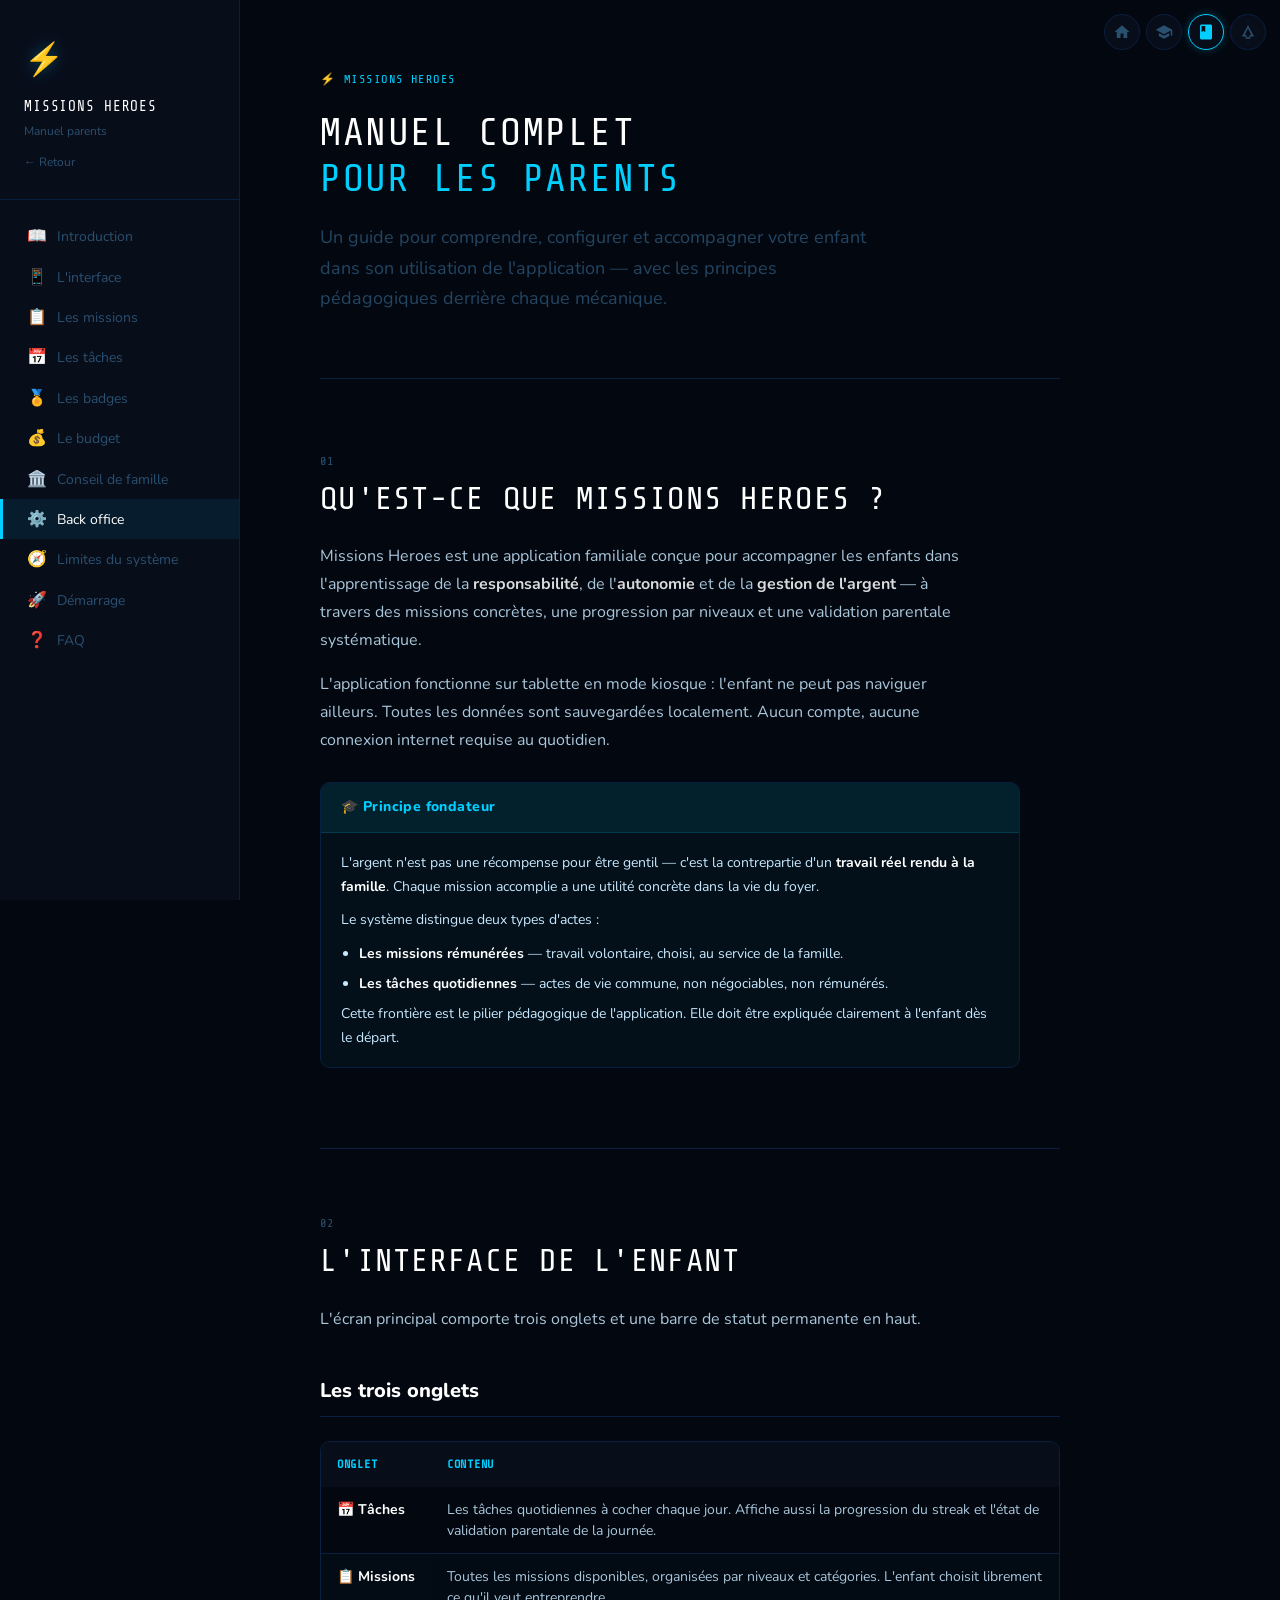
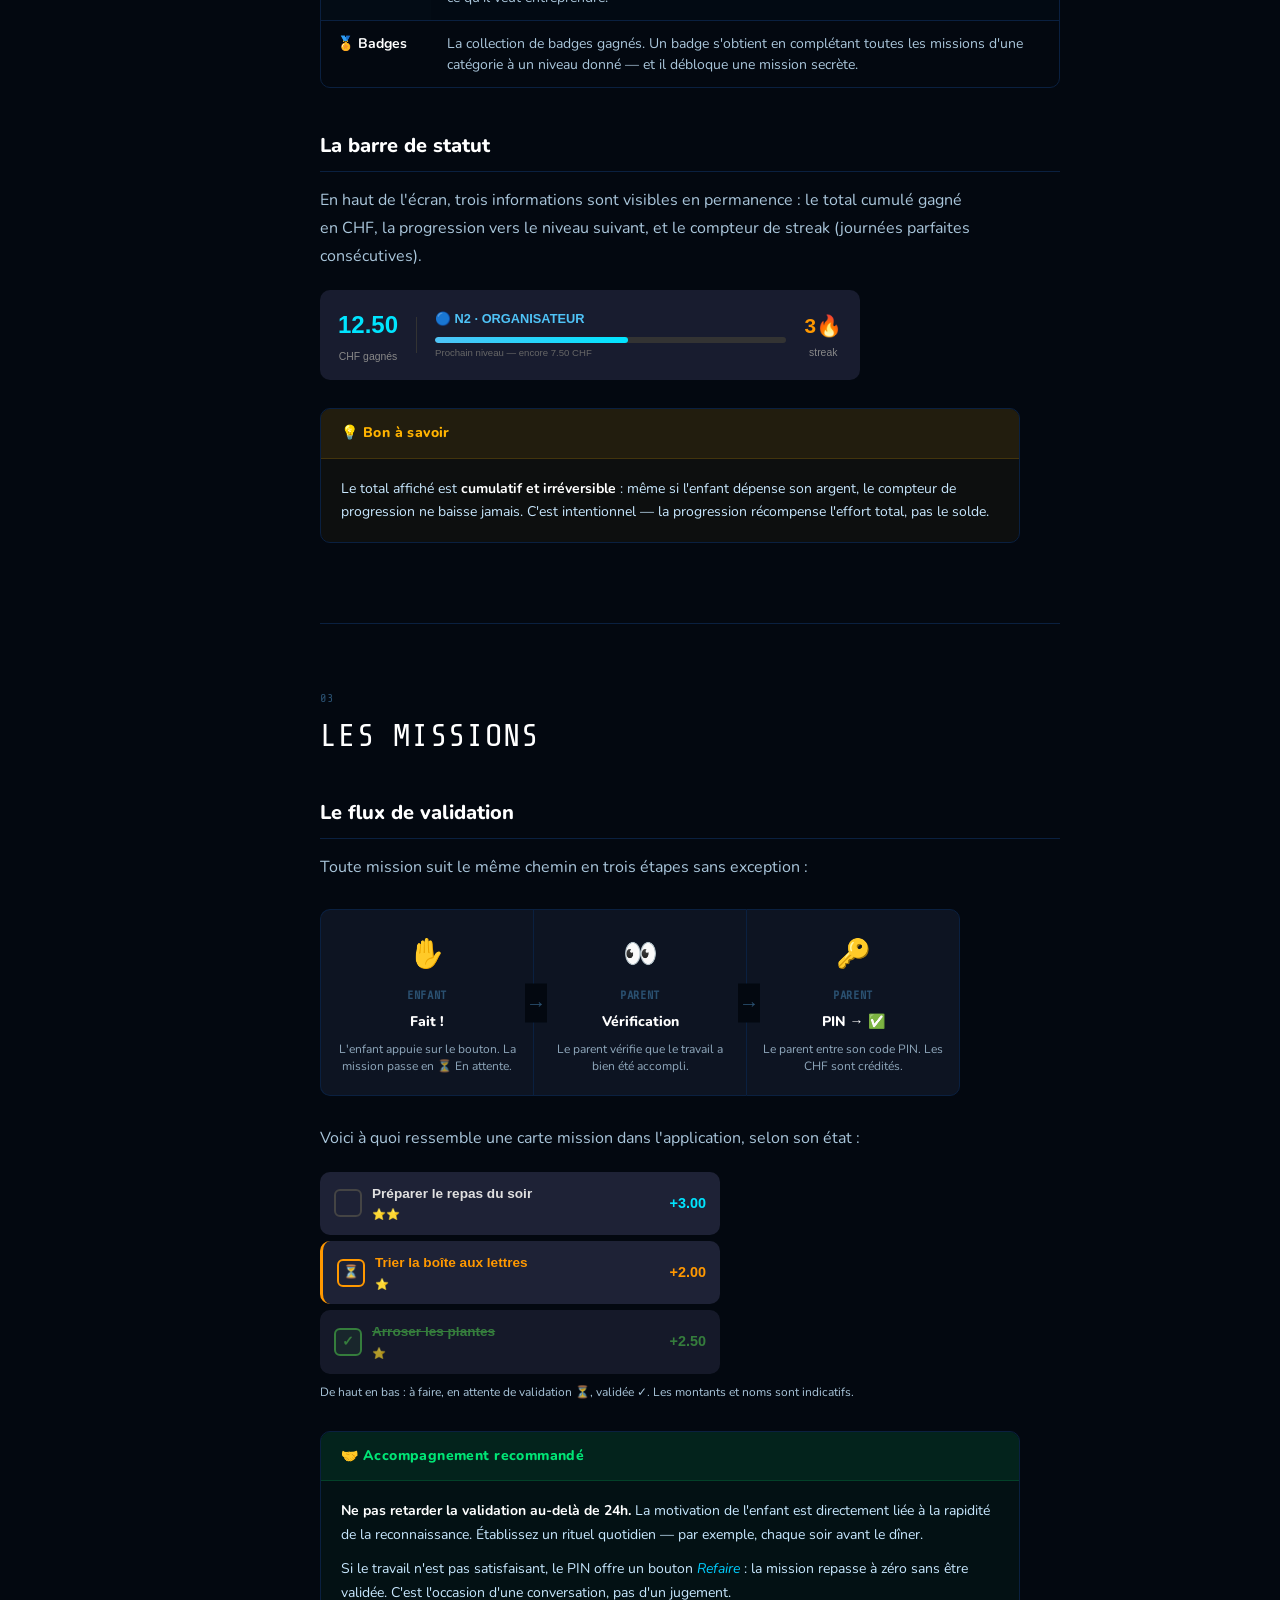
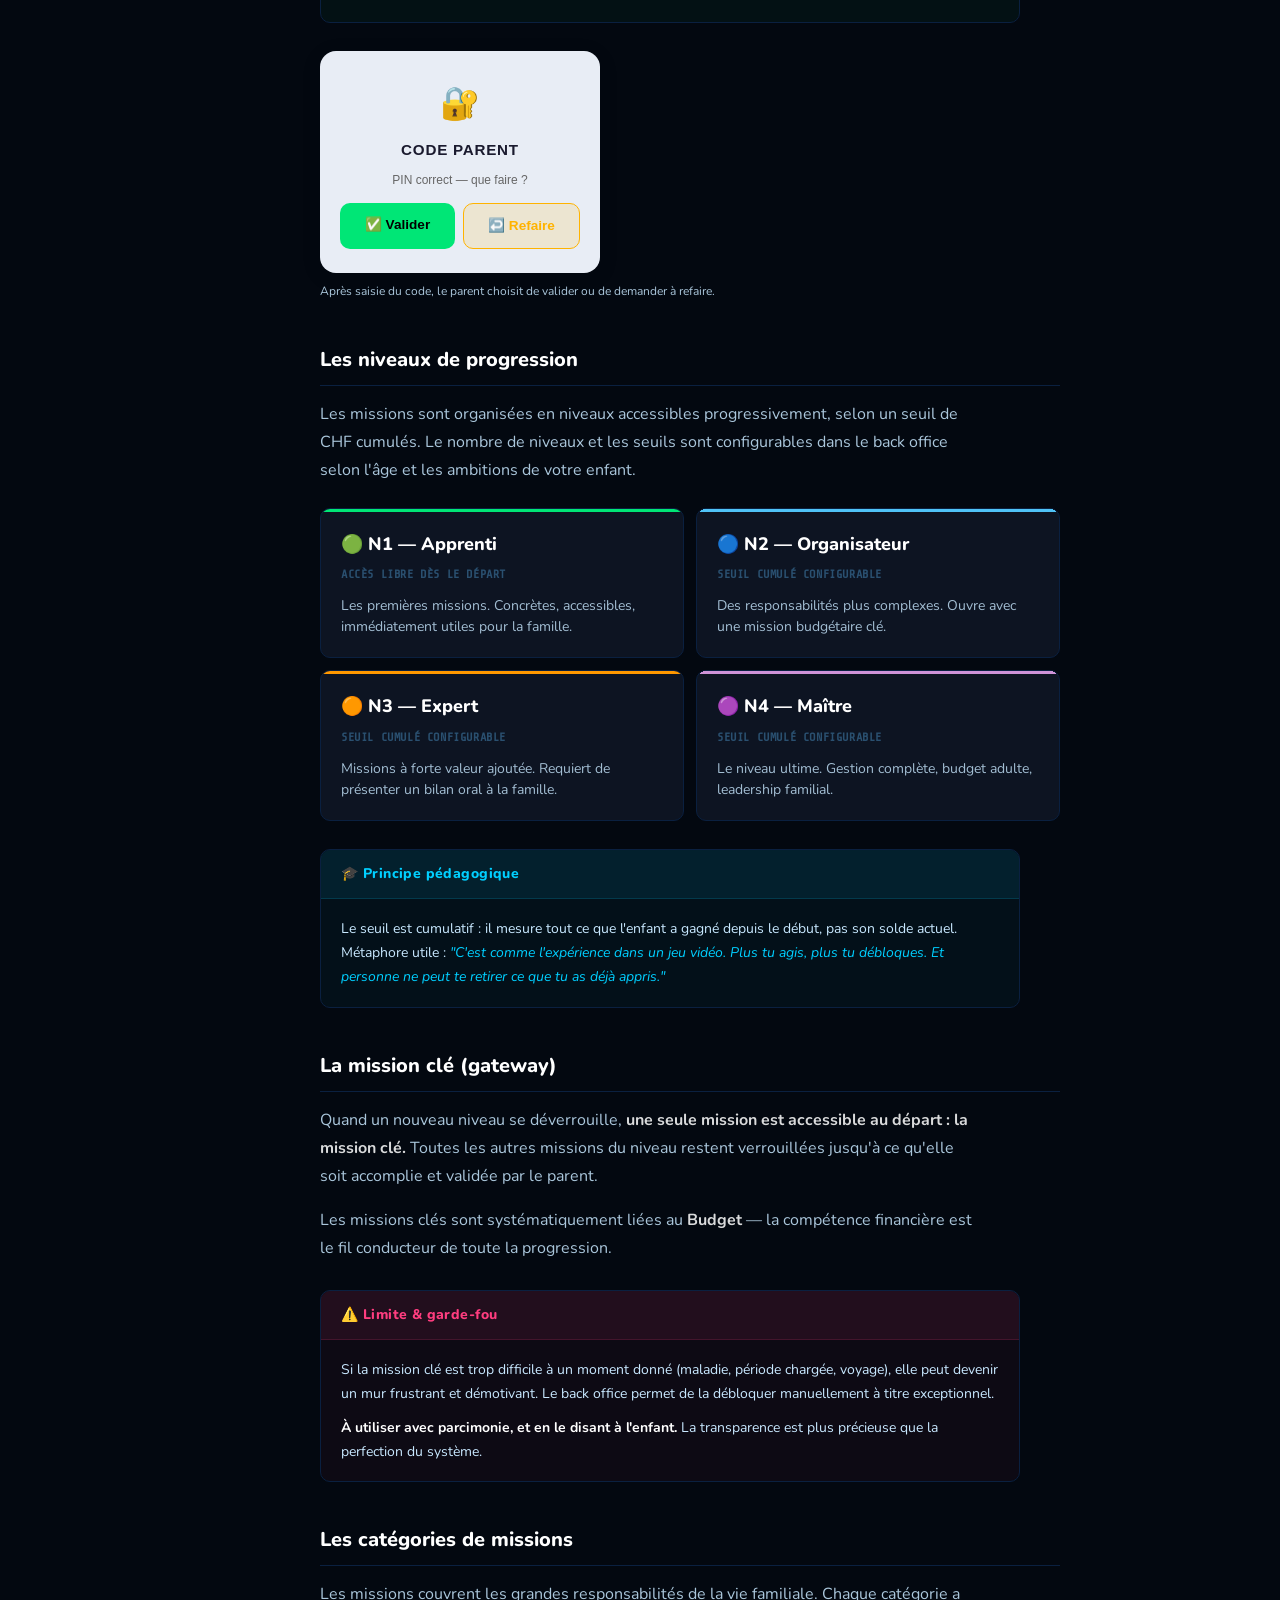
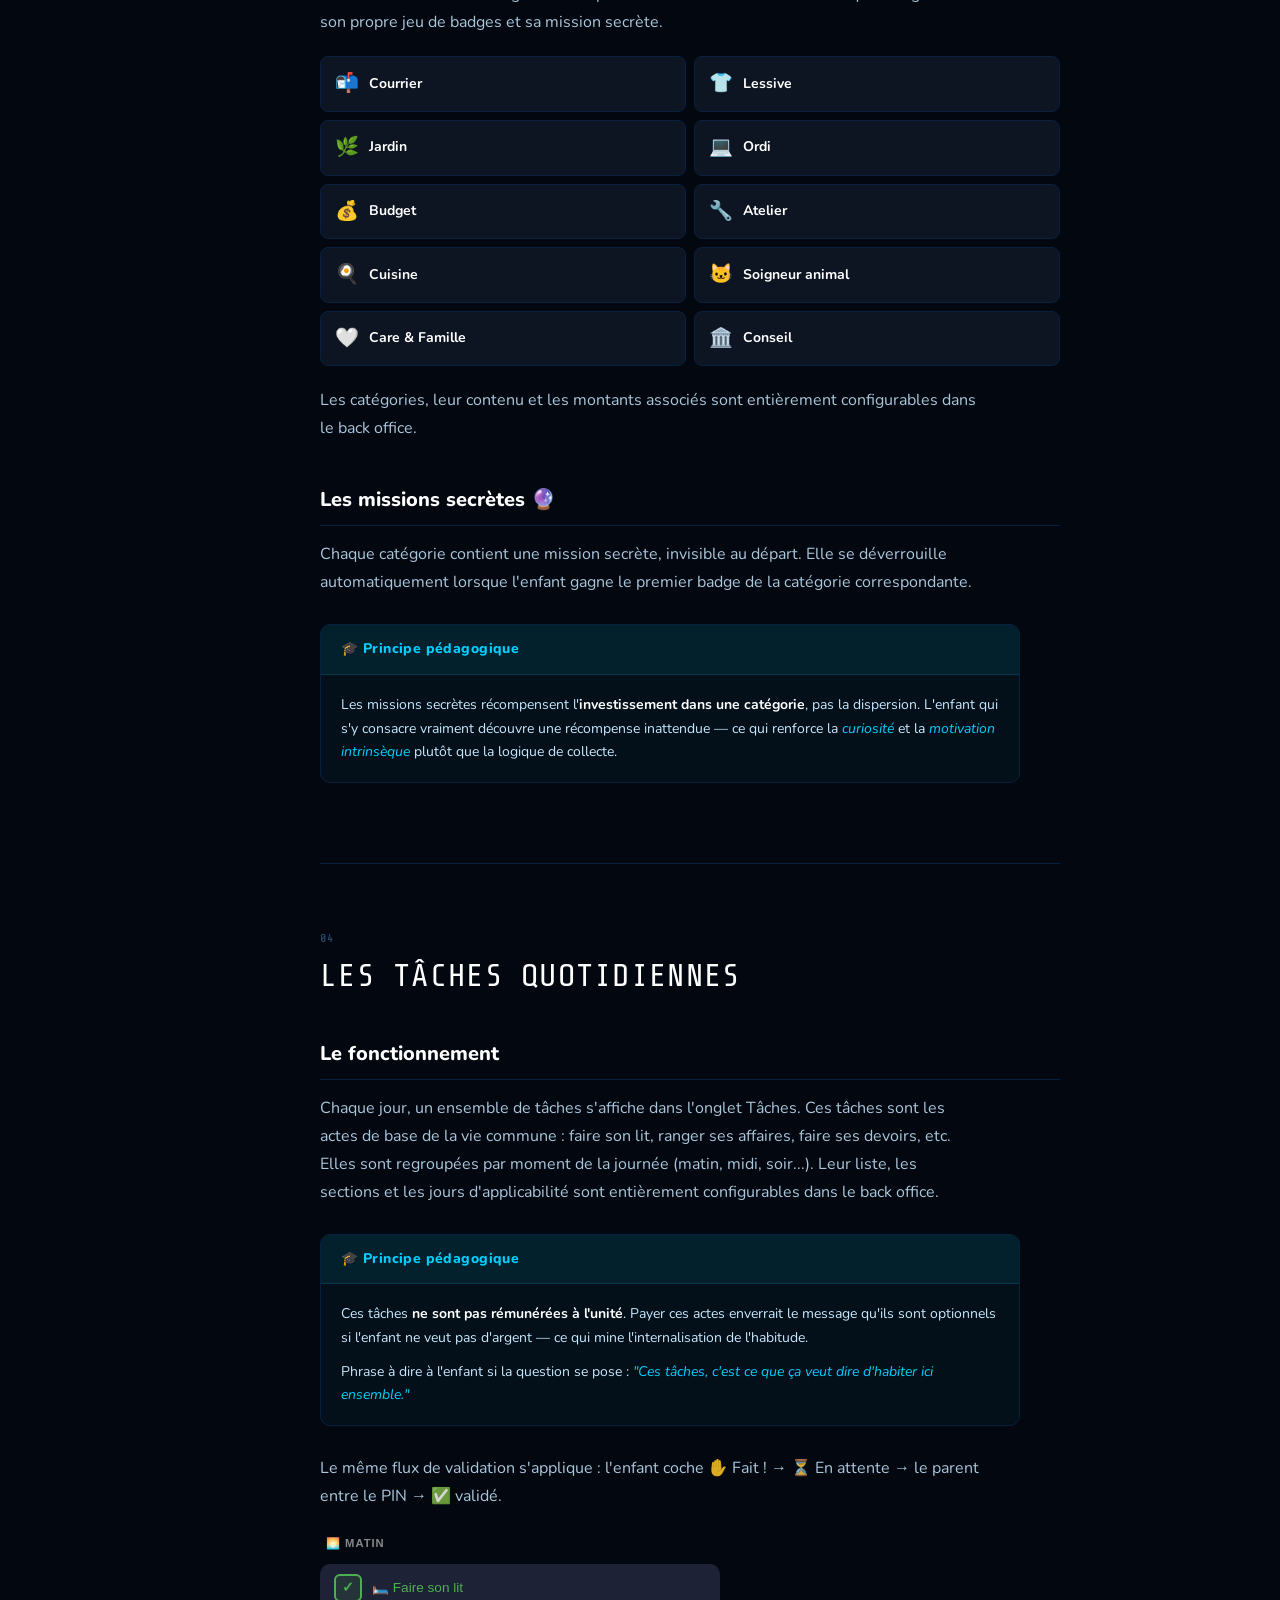
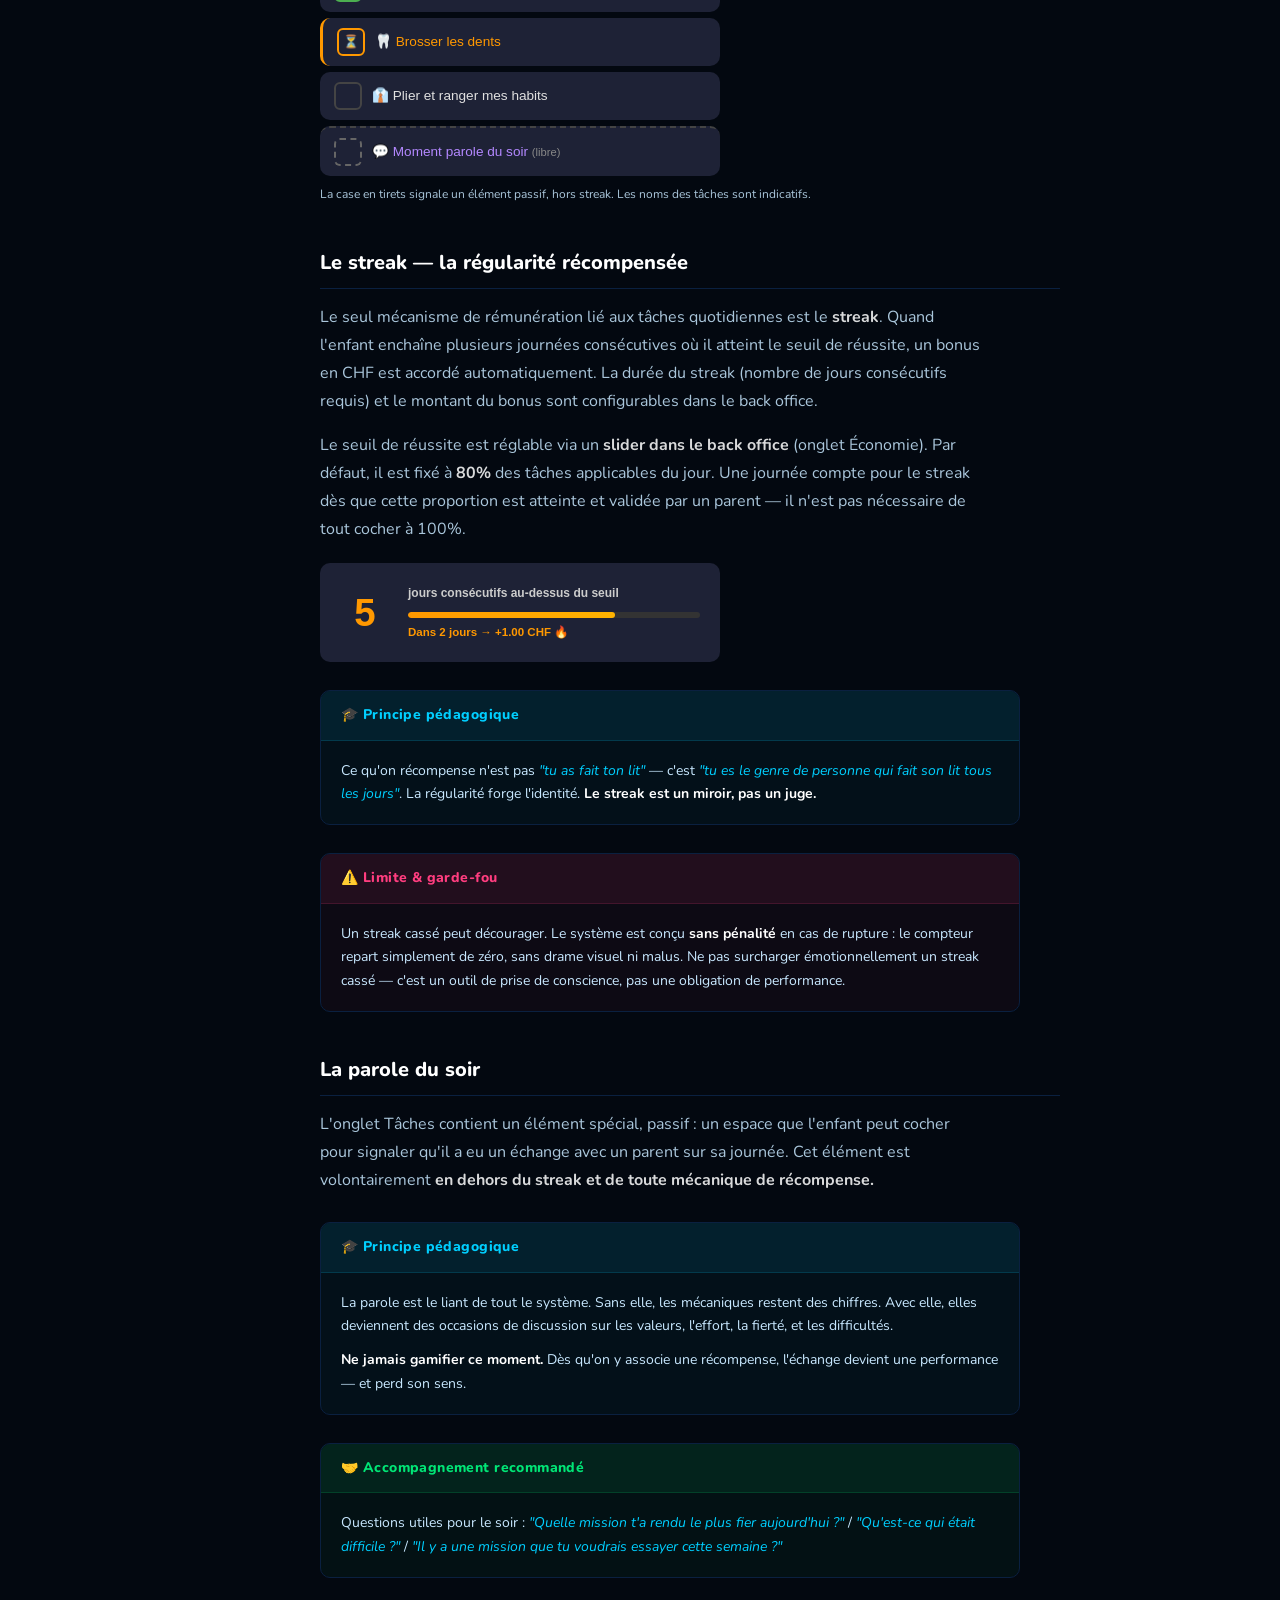
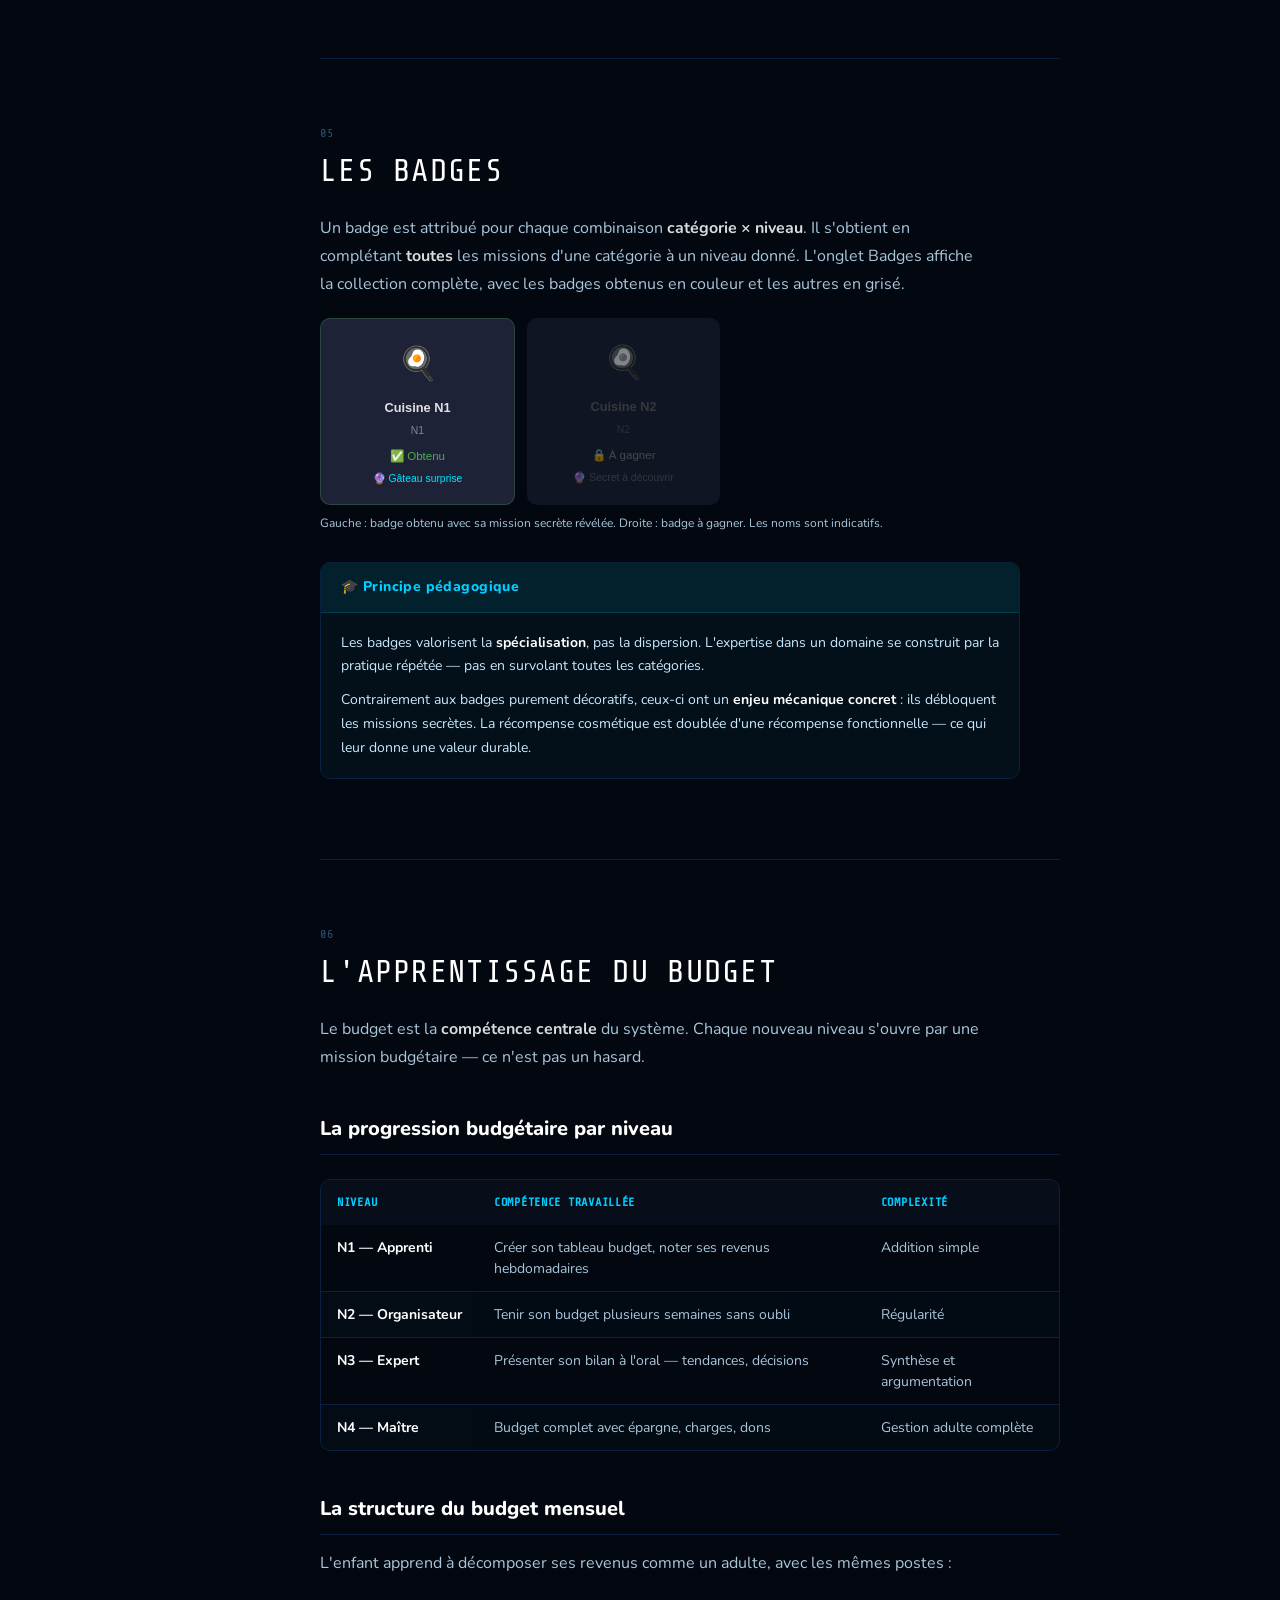
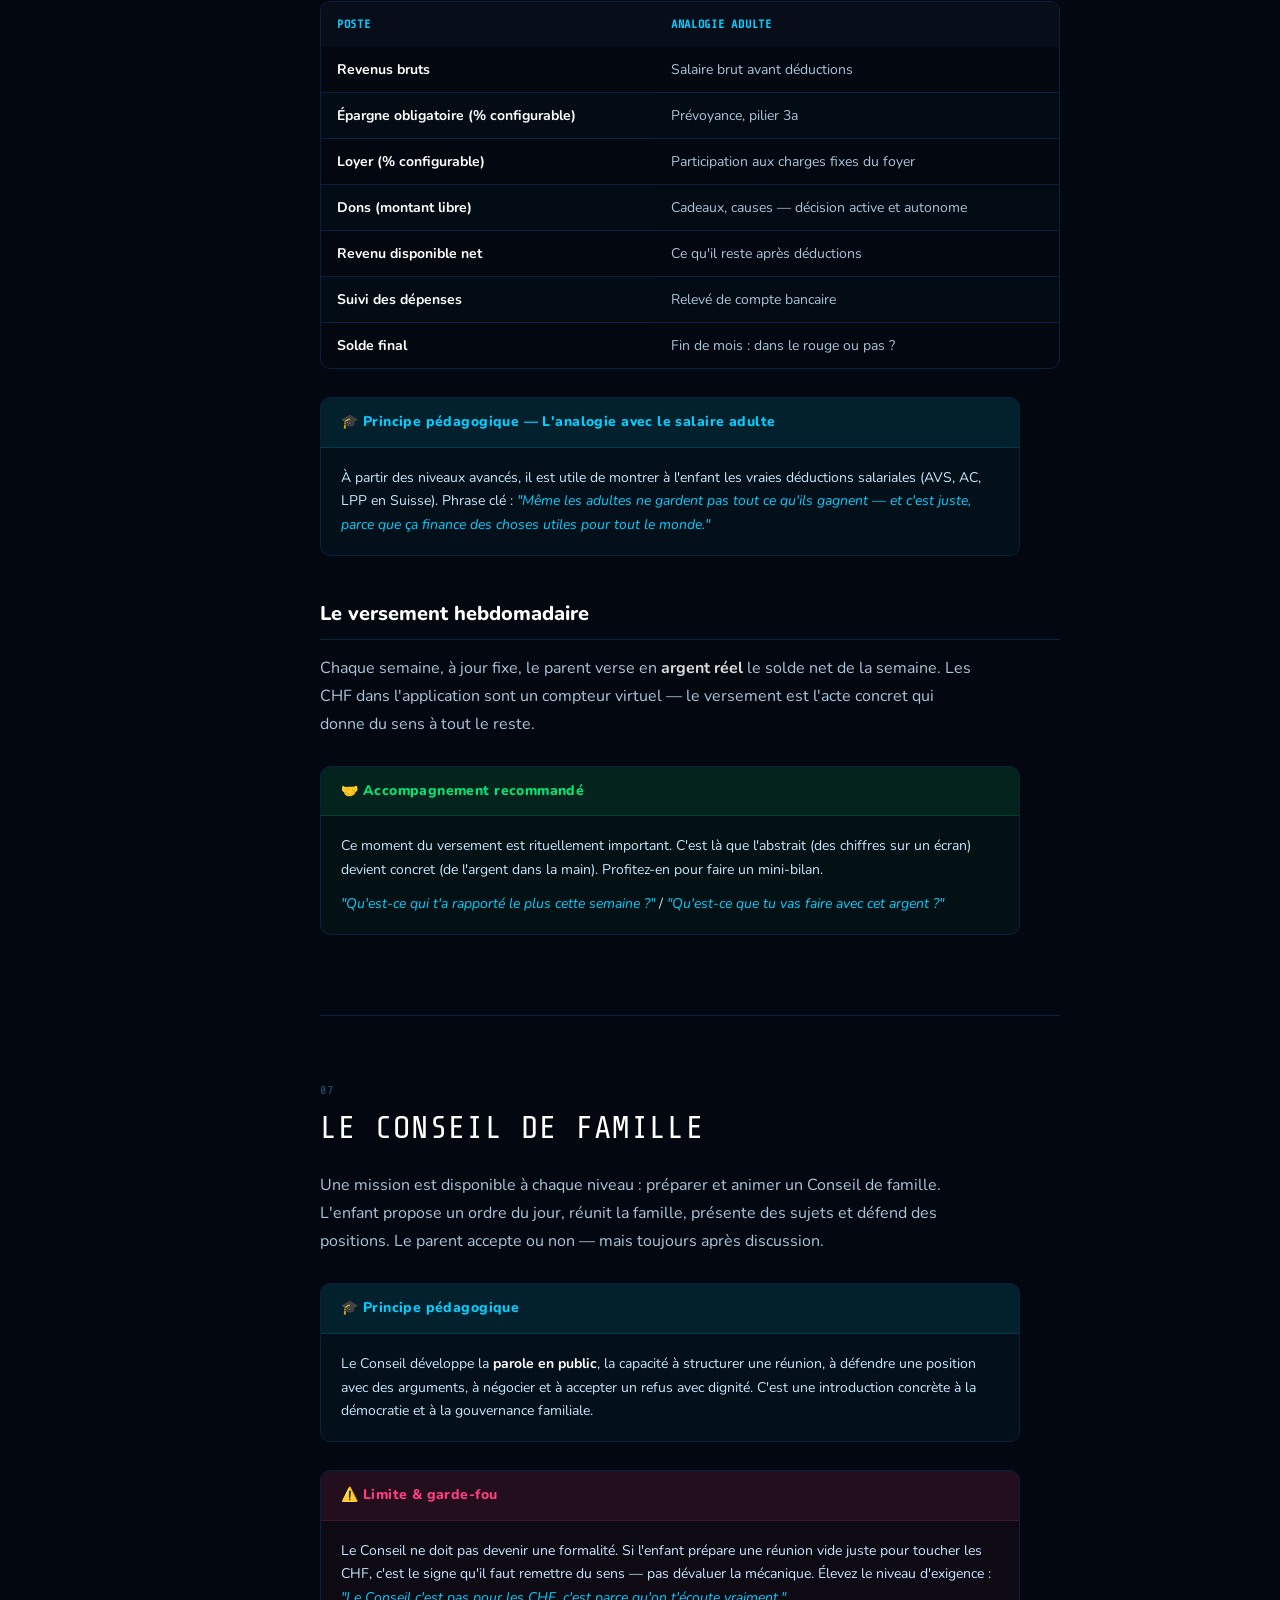
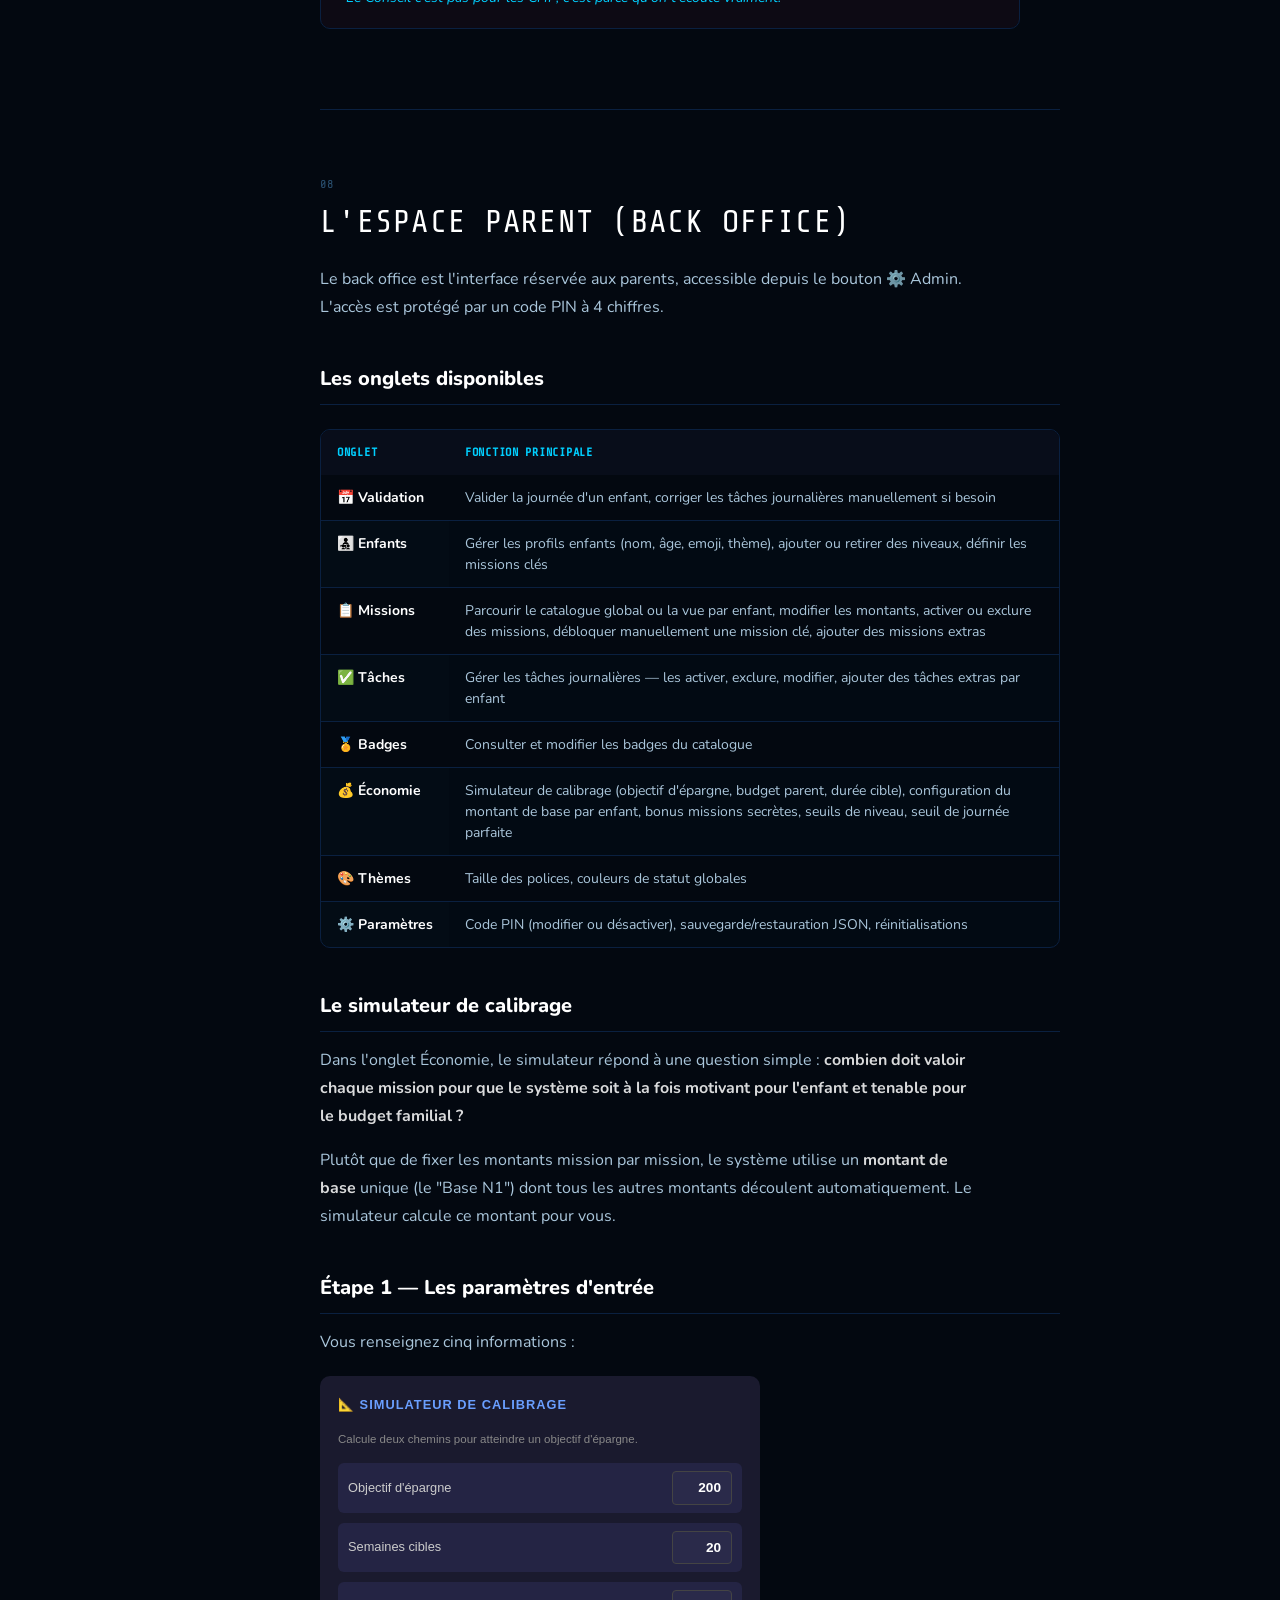
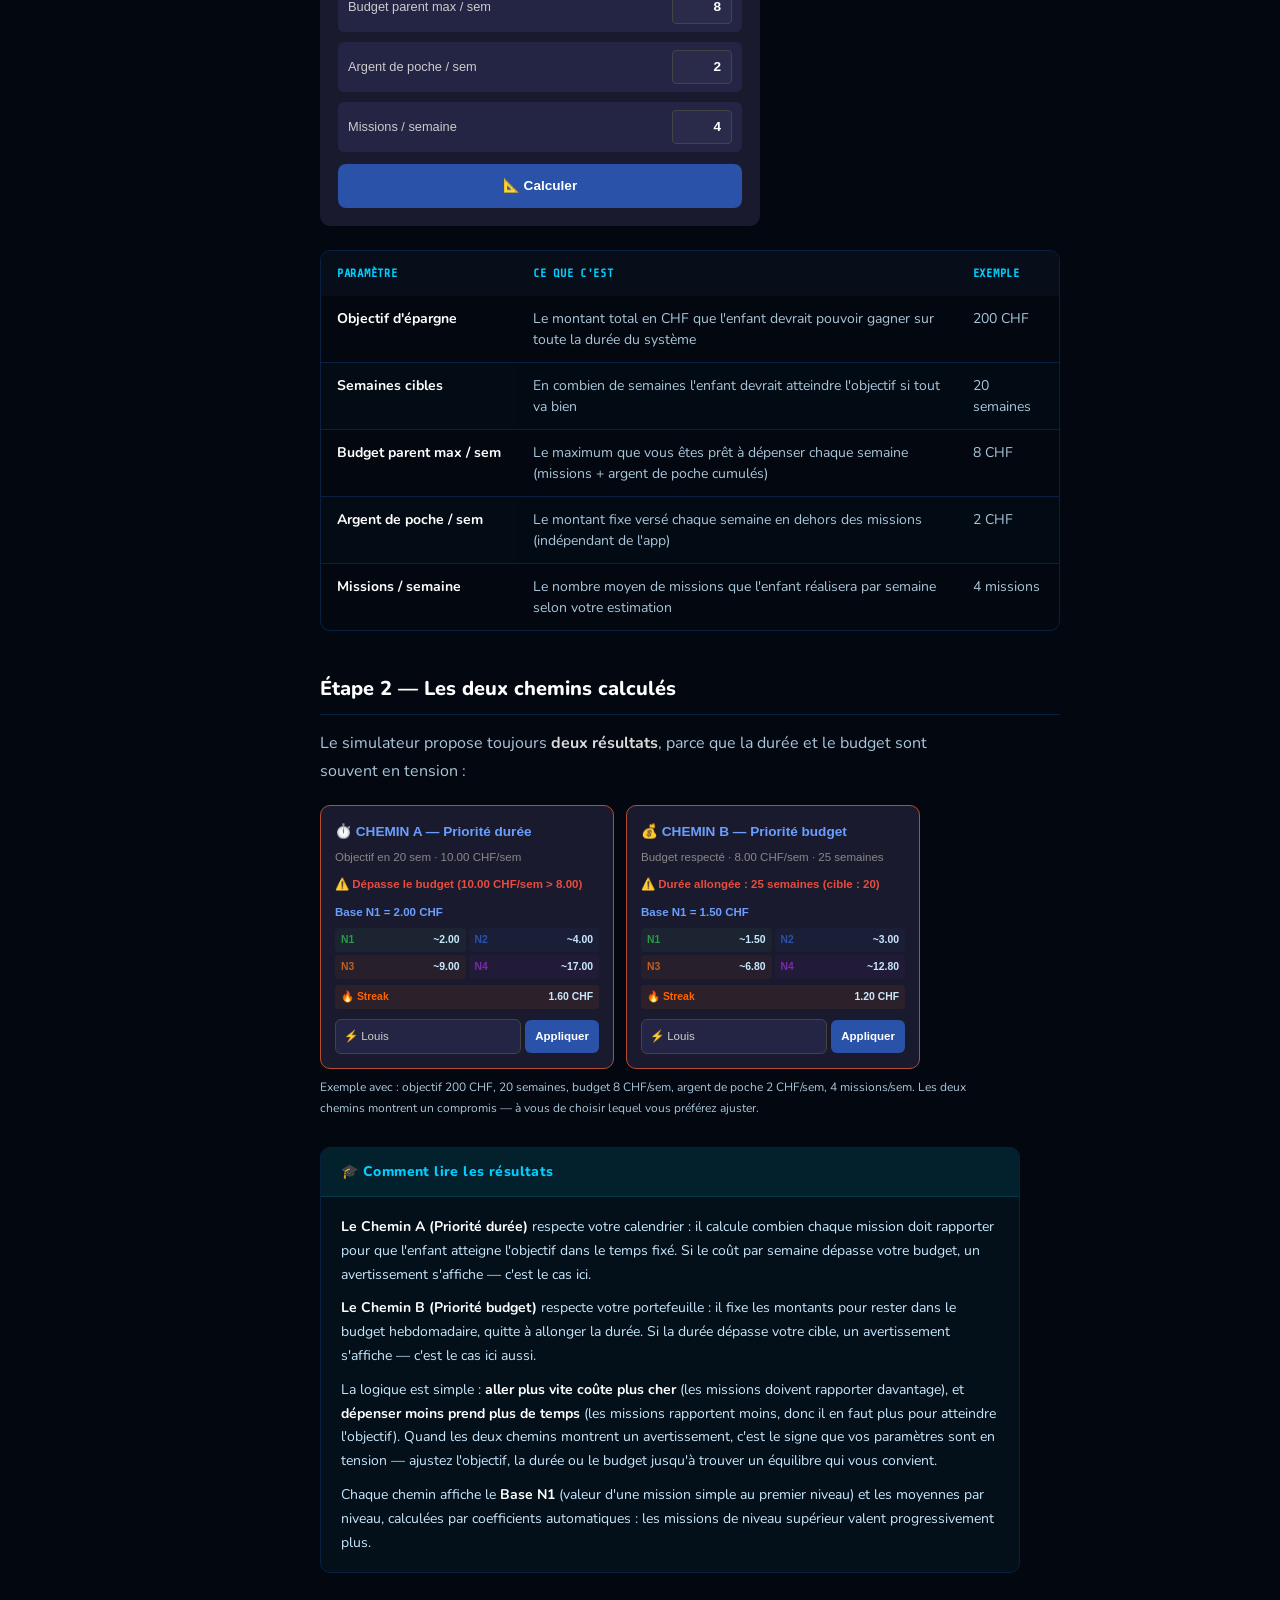
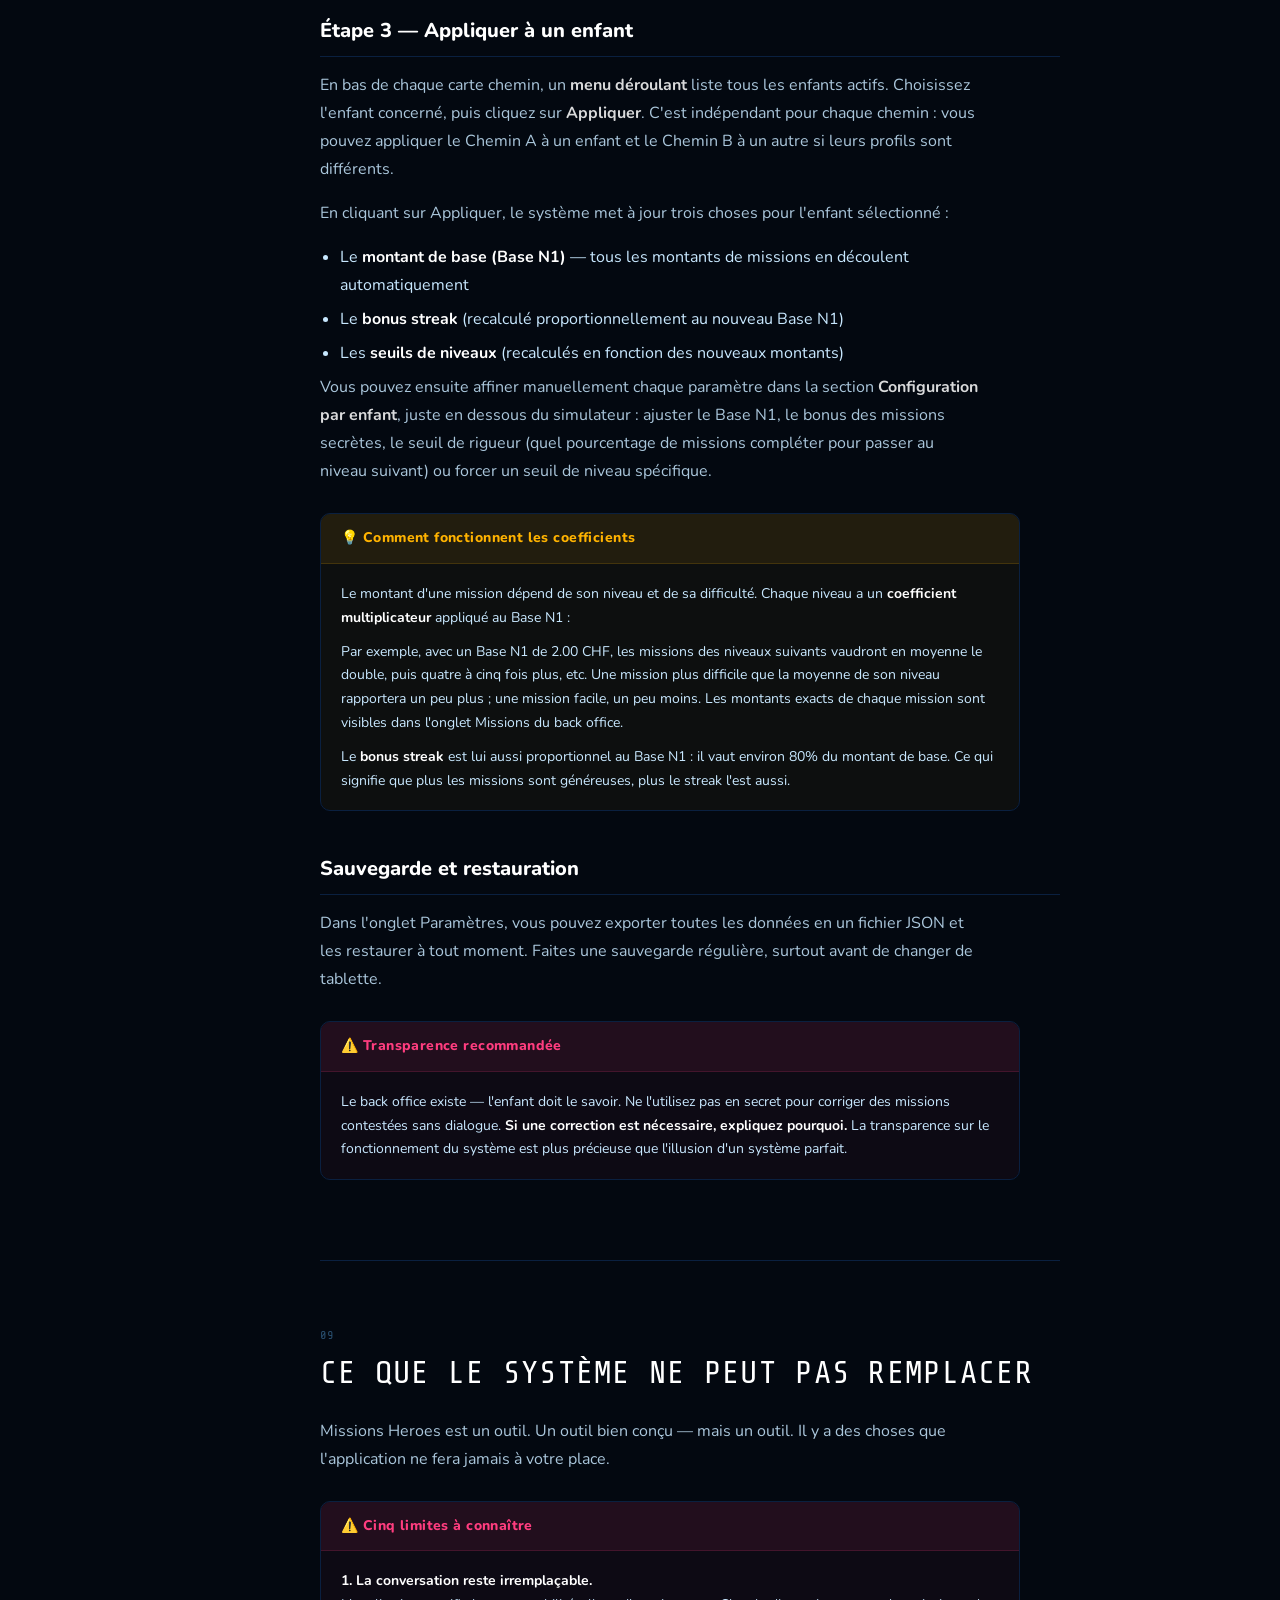
<file: site/manuel-parents.html>
<!DOCTYPE html>
<html lang="fr">
<head>
  <meta charset="UTF-8">
  <meta name="viewport" content="width=device-width, initial-scale=1.0">
  <title>Missions Heroes — Manuel parents</title>
  <link rel="icon" href="data:image/svg+xml,<svg xmlns='http://www.w3.org/2000/svg' viewBox='0 0 100 100'><defs><filter id='g'><feGaussianBlur stdDeviation='4' result='b'/><feMerge><feMergeNode in='b'/><feMergeNode in='SourceGraphic'/></feMerge></filter></defs><path d='M64,2 L20,52 L44,52 L32,98 L80,48 L56,48Z' fill='%2300cfff' filter='url(%23g)'/></svg>">
  <link href="https://fonts.googleapis.com/css2?family=Share+Tech+Mono&family=Nunito:wght@400;700;800&display=swap" rel="stylesheet">
  <script defer src="https://analytics.iteract.ch/script.js"
    data-website-id=""></script>
  <script>
    document.querySelector('[data-website-id]').dataset.websiteId =
      location.hostname === 'missionsheroes.iteract.ch'
        ? '03001dbe-81f6-4b23-8f95-ed7e207df4ad'
        : '4483a812-2f12-49d3-9d0b-b7014df81b40';
  </script>
  <style>
    :root {
      --bg:      #030810;
      --surf:    #080d1a;
      --card:    #0d1422;
      --brd:     #0a2040;
      --brd2:    #14305a;
      --hi:      #00cfff;
      --hi2:     #0088ff;
      --acc:     #ff3d7f;
      --gold:    #ffb300;
      --green:   #00e676;
      --text:    #c8e8ff;
      --muted:   #2a5070;

      --fs-xs:   0.75rem;
      --fs-sm:   0.875rem;
      --fs-base: 1rem;
      --fs-md:   1.125rem;
      --fs-lg:   1.25rem;
      --fs-xl:   1.75rem;
      --fs-2xl:  2rem;
      --lh: 1.75;
      --r:  10px;
    }

    *, *::before, *::after { box-sizing: border-box; margin: 0; padding: 0; }
    html { scroll-behavior: smooth; }
    body {
      font-family: 'Nunito', sans-serif;
      font-size: var(--fs-base);
      line-height: var(--lh);
      color: var(--text);
      background: var(--bg);
      -webkit-font-smoothing: antialiased;
    }

    /* ── LAYOUT ── */
    .page-wrap {
      display: grid;
      grid-template-columns: 240px 1fr;
      min-height: 100vh;
    }

    /* ── SIDEBAR ── */
    .sidebar {
      position: sticky;
      top: 0;
      height: 100vh;
      overflow-y: auto;
      background: var(--surf);
      border-right: 1px solid var(--brd);
      padding: 0;
      display: flex;
      flex-direction: column;
    }
    .sidebar-logo {
      padding: 32px 24px 24px;
      border-bottom: 1px solid var(--brd);
    }
    .sidebar-logo .logo-em { font-size: 2rem; display: block; margin-bottom: 6px; filter: drop-shadow(0 0 8px rgba(0,207,255,.3)); }
    .sidebar-logo .logo-title { font-family: 'Share Tech Mono', monospace; font-size: .9rem; color: #fff; display: block; letter-spacing: .06em; text-transform: uppercase; }
    .sidebar-logo .logo-sub { font-size: var(--fs-xs); color: var(--muted); margin-top: 2px; }
    .sidebar-logo .back-link { display:inline-flex;align-items:center;gap:6px;font-size:.75rem;color:var(--muted);text-decoration:none;margin-top:10px;transition:color .2s }
    .sidebar-logo .back-link:hover { color:var(--hi) }
    .nav-list { list-style: none; padding: 16px 0 40px; flex: 1; }
    .nav-list a {
      display: flex;
      align-items: baseline;
      gap: 10px;
      padding: 9px 24px;
      font-size: var(--fs-sm);
      color: var(--muted);
      text-decoration: none;
      line-height: 1.4;
      transition: color .15s, background .15s;
      border-left: 3px solid transparent;
    }
    .nav-list a:hover { color: var(--text); background: rgba(0,207,255,.04); border-left-color: var(--brd2); }
    .nav-list a.active { color: #fff; background: rgba(0,207,255,.08); border-left-color: var(--hi); }
    .nav-list .nav-em { font-size: 1rem; flex-shrink: 0; width: 20px; text-align: center; }
    .nav-list .nav-label { flex: 1; }

    /* ── MAIN ── */
    .main { min-width: 0; padding: 64px 80px 120px; max-width: 900px; }

    /* ── HERO ── */
    .hero { margin-bottom: 72px; padding-bottom: 48px; border-bottom: 1px solid var(--brd); }
    .hero-tag { display: inline-block; font-family: 'Share Tech Mono', monospace; font-size: var(--fs-xs); font-weight: 400; letter-spacing: .12em; text-transform: uppercase; color: var(--hi); margin-bottom: 20px; }
    .hero h1 { font-family: 'Share Tech Mono', monospace; font-size: clamp(1.8rem, 4vw, 2.4rem); line-height: 1.2; color: #fff; margin-bottom: 20px; max-width: 600px; text-transform: uppercase; letter-spacing: .04em; font-weight: 400; }
    .hero h1 em { font-style: normal; color: var(--hi); }
    .hero-lead { font-size: var(--fs-md); color: var(--muted); line-height: 1.7; max-width: 560px; }

    /* ── SECTIONS ── */
    .section { margin-bottom: 80px; scroll-margin-top: 32px; }
    .section + .section { border-top: 1px solid var(--brd); padding-top: 64px; }
    .section-num { font-family: 'Share Tech Mono', monospace; font-size: var(--fs-xs); color: var(--muted); letter-spacing: .1em; margin-bottom: 8px; }
    .section > h2 { font-family: 'Share Tech Mono', monospace; font-size: var(--fs-2xl); line-height: 1.2; color: #fff; margin-bottom: 24px; text-transform: uppercase; letter-spacing: .04em; font-weight: 400; }
    h3 { font-size: var(--fs-lg); font-weight: 800; color: #fff; margin: 40px 0 14px; padding-bottom: 8px; border-bottom: 1px solid var(--brd); }
    p { color: var(--text); margin-bottom: 16px; max-width: 660px; opacity: .85; }
    strong { color: #fff; font-weight: 700; }
    em { font-style: italic; color: var(--hi); }

    /* ── BOXES ── */
    .box { border-radius: var(--r); margin: 28px 0; overflow: hidden; max-width: 700px; border: 1px solid var(--brd); }
    .box-header { display: flex; align-items: center; gap: 10px; padding: 12px 20px; font-size: var(--fs-sm); font-weight: 800; letter-spacing: .03em; }
    .box-body { padding: 18px 20px; font-size: var(--fs-sm); line-height: 1.7; }
    .box-body p { margin-bottom: 10px; max-width: none; color: inherit; opacity: 1; }
    .box-body p:last-child { margin-bottom: 0; }
    .box-body ul { padding-left: 18px; }
    .box-body li { margin-bottom: 6px; }
    .box-peda .box-header { background: rgba(0,207,255,.12); color: var(--hi); border-bottom: 1px solid rgba(0,207,255,.15); }
    .box-peda .box-body { background: rgba(0,207,255,.04); color: var(--text); }
    .box-limit .box-header { background: rgba(255,61,127,.12); color: var(--acc); border-bottom: 1px solid rgba(255,61,127,.15); }
    .box-limit .box-body { background: rgba(255,61,127,.04); color: var(--text); }
    .box-accomp .box-header { background: rgba(0,230,118,.12); color: var(--green); border-bottom: 1px solid rgba(0,230,118,.15); }
    .box-accomp .box-body { background: rgba(0,230,118,.04); color: var(--text); }
    .box-info .box-header { background: rgba(255,179,0,.12); color: var(--gold); border-bottom: 1px solid rgba(255,179,0,.15); }
    .box-info .box-body { background: rgba(255,179,0,.04); color: var(--text); }

    /* ── TABLES ── */
    .table-wrap { overflow-x: auto; margin: 24px 0; border-radius: var(--r); border: 1px solid var(--brd); }
    table { width: 100%; border-collapse: collapse; font-size: var(--fs-sm); }
    thead th { background: var(--surf); color: var(--hi); font-weight: 700; text-align: left; padding: 12px 16px; font-size: var(--fs-xs); letter-spacing: .06em; text-transform: uppercase; white-space: nowrap; font-family: 'Share Tech Mono', monospace; }
    tbody tr { border-bottom: 1px solid var(--brd); }
    tbody tr:last-child { border-bottom: none; }
    tbody tr:nth-child(even) td { background: rgba(0,207,255,.02); }
    td { padding: 12px 16px; vertical-align: top; color: var(--text); line-height: 1.5; opacity: .85; }
    td strong { color: #fff; opacity: 1; }
    td:first-child { color: #fff; font-weight: 700; white-space: nowrap; opacity: 1; }

    /* ── FLOW ── */
    .flow { display: flex; gap: 0; margin: 28px 0; max-width: 640px; }
    .flow-step { flex: 1; background: var(--card); border: 1px solid var(--brd); border-right: none; padding: 20px 16px; text-align: center; position: relative; }
    .flow-step:first-child { border-radius: var(--r) 0 0 var(--r); }
    .flow-step:last-child { border-right: 1px solid var(--brd); border-radius: 0 var(--r) var(--r) 0; }
    .flow-step::after { content: '→'; position: absolute; right: -14px; top: 50%; transform: translateY(-50%); font-size: 1.25rem; color: var(--muted); z-index: 1; background: var(--bg); padding: 2px 1px; }
    .flow-step:last-child::after { display: none; }
    .flow-em { font-size: 1.75rem; display: block; margin-bottom: 6px; }
    .flow-who { font-size: var(--fs-xs); color: var(--muted); font-weight: 700; letter-spacing: .06em; text-transform: uppercase; margin-bottom: 4px; font-family: 'Share Tech Mono', monospace; }
    .flow-label { font-size: var(--fs-sm); font-weight: 800; color: #fff; }
    .flow-desc { font-size: var(--fs-xs); color: var(--text); margin-top: 6px; line-height: 1.4; opacity: .7; }

    /* ── LEVELS ── */
    .levels { display: grid; grid-template-columns: 1fr 1fr; gap: 12px; margin: 24px 0; }
    .level-card { border: 1px solid var(--brd); border-radius: var(--r); padding: 20px; background: var(--card); position: relative; overflow: hidden; }
    .level-card::before { content: ''; position: absolute; top: 0; left: 0; right: 0; height: 3px; }
    .level-card.n1::before { background: #00e676; }
    .level-card.n2::before { background: #4fc3f7; }
    .level-card.n3::before { background: #ff9800; }
    .level-card.n4::before { background: #ce93d8; }
    .level-name { font-weight: 800; color: #fff; margin-bottom: 4px; font-size: var(--fs-md); }
    .level-seuil { font-size: var(--fs-xs); color: var(--muted); font-weight: 700; letter-spacing: .05em; text-transform: uppercase; margin-bottom: 10px; font-family: 'Share Tech Mono', monospace; }
    .level-desc { font-size: var(--fs-sm); color: var(--text); line-height: 1.5; opacity: .8; }

    /* ── CATEGORIES ── */
    .cats-grid { display: grid; grid-template-columns: repeat(2, 1fr); gap: 8px; margin: 20px 0; }
    .cat-pill { display: flex; align-items: center; gap: 10px; padding: 10px 14px; background: var(--card); border: 1px solid var(--brd); border-radius: 8px; font-size: var(--fs-sm); transition: border-color .15s; }
    .cat-pill:hover { border-color: var(--brd2); }
    .cat-em { font-size: 1.2rem; }
    .cat-name { font-weight: 700; color: #fff; }

    /* ── FAQ ── */
    .faq-item { border: 1px solid var(--brd); border-radius: var(--r); margin-bottom: 10px; background: var(--card); overflow: hidden; }
    .faq-q { padding: 18px 20px; font-weight: 700; font-size: var(--fs-sm); color: #fff; cursor: pointer; display: flex; align-items: flex-start; justify-content: space-between; gap: 12px; list-style: none; user-select: none; }
    .faq-q::after { content: '+'; font-size: 1.25rem; color: var(--muted); font-weight: 300; flex-shrink: 0; line-height: 1; margin-top: 1px; transition: transform .2s; }
    details[open] .faq-q::after { content: '−'; color: var(--hi); }
    details[open] .faq-q { color: var(--hi); }
    .faq-a { padding: 0 20px 18px; font-size: var(--fs-sm); color: var(--text); line-height: 1.7; border-top: 1px solid var(--brd); padding-top: 14px; opacity: .85; }
    .faq-a p { max-width: none; margin-bottom: 8px; color: inherit; }
    .faq-a p:last-child { margin-bottom: 0; }

    /* ── TIMELINE ── */
    .timeline { margin: 24px 0; }
    .tl-item { display: flex; gap: 20px; margin-bottom: 28px; }
    .tl-dot { width: 36px; height: 36px; border-radius: 50%; background: var(--hi); color: var(--bg); font-size: var(--fs-xs); font-weight: 800; display: flex; align-items: center; justify-content: center; flex-shrink: 0; margin-top: 2px; font-family: 'Share Tech Mono', monospace; box-shadow: 0 0 12px rgba(0,207,255,.3); }
    .tl-body { flex: 1; }
    .tl-title { font-weight: 800; color: #fff; margin-bottom: 8px; font-size: var(--fs-sm); }
    .tl-desc { font-size: var(--fs-sm); color: var(--text); line-height: 1.6; max-width: none; opacity: .85; }
    .tl-desc ul { padding-left: 16px; margin-top: 6px; }
    .tl-desc li { margin-bottom: 4px; }

    /* ── FOOTER ── */
    .doc-footer { margin-top: 80px; padding-top: 32px; border-top: 1px solid var(--brd); font-size: var(--fs-xs); color: var(--muted); display: flex; flex-direction: column; align-items: center; gap: 10px; font-family: 'Share Tech Mono', monospace; text-align: center; }
    .doc-footer-row { display: flex; justify-content: space-between; width: 100%; }
    .footer-credit { display: flex; align-items: center; justify-content: center; gap: 4px; font-size: .68rem; color: var(--muted); }
    .footer-credit svg { width: 12px; height: 12px; color: var(--acc); vertical-align: middle; }
    .footer-credit a { color: var(--hi); text-decoration: none; display: inline-flex; align-items: center; gap: 2px; }
    .footer-credit a:hover { text-decoration: underline; }
    .footer-credit .icon-linkedin { width: 10px; height: 10px; }

    /* ── PRINT ── */
    @media print {
      .sidebar { display: none; }
      .page-wrap { grid-template-columns: 1fr; }
      .main { padding: 24px; max-width: none; }
      body { background: #fff; color: #000; }
    }

    /* ── QUICK NAV ── */
    .qnav{position:fixed;top:14px;right:14px;display:flex;gap:6px;z-index:100}
    .qnav a{display:flex;align-items:center;justify-content:center;width:36px;height:36px;border-radius:50%;background:#080d1a;border:1px solid var(--brd);text-decoration:none;transition:border-color .2s,transform .15s,box-shadow .2s}
    .qnav a:hover{border-color:var(--hi);transform:scale(1.1);box-shadow:0 0 12px rgba(0,207,255,.2)}
    .qnav a.active{border-color:var(--hi);box-shadow:0 0 8px rgba(0,207,255,.25)}
    .qnav svg{width:18px;height:18px;fill:var(--muted);transition:fill .2s}
    .qnav a:hover svg,.qnav a.active svg{fill:var(--hi)}

    /* ── RESPONSIVE ── */
    @media (max-width: 900px) {
      .page-wrap { grid-template-columns: 1fr; }
      .sidebar { display: none; }
      .main { padding: 40px 24px 80px; max-width: none; }
      .levels { grid-template-columns: 1fr; }
      .cats-grid { grid-template-columns: 1fr; }
      .flow { flex-direction: column; }
      .flow-step { border-right: 1px solid var(--brd); border-bottom: none; border-radius: 0; }
      .flow-step:first-child { border-radius: var(--r) var(--r) 0 0; }
      .flow-step:last-child { border-bottom: 1px solid var(--brd); border-radius: 0 0 var(--r) var(--r); }
      .flow-step::after { content: '↓'; right: auto; left: 50%; top: auto; bottom: -16px; transform: translateX(-50%); }
    }
  </style>
</head>
<body>

<nav class="qnav">
  <a href="../index.html" title="Accueil"><svg viewBox="0 0 24 24"><path d="M10 20v-6h4v6h5v-8h3L12 3 2 12h3v8z"/></svg></a>
  <a href="approche_pedagogique.html" title="Pédagogie"><svg viewBox="0 0 24 24"><path d="M5 13.18v4L12 21l7-3.82v-4L12 17l-7-3.82zM12 3 1 9l11 6 9-4.91V17h2V9L12 3z"/></svg></a>
  <a href="manuel-parents.html" class="active" title="Manuel parents"><svg viewBox="0 0 24 24"><path d="M18 2H6c-1.1 0-2 .9-2 2v16c0 1.1.9 2 2 2h12c1.1 0 2-.9 2-2V4c0-1.1-.9-2-2-2zM6 4h5v8l-2.5-1.5L6 12V4z"/></svg></a>
  <a href="guide-mise-en-route.html" title="Guide de mise en route"><svg viewBox="0 0 24 24"><path d="M12 3L4 18h5v3h6v-3h5L12 3zm0 4L16.5 16H14v3h-4v-3H7.5L12 7z" fill-rule="evenodd"/></svg></a>
</nav>

<div class="page-wrap">

  <!-- ═══ SIDEBAR ═══ -->
  <nav class="sidebar">
    <div class="sidebar-logo">
      <span class="logo-em">⚡</span>
      <span class="logo-title">Missions Heroes</span>
      <div class="logo-sub">Manuel parents</div>
      <a href="../index.html" class="back-link">← Retour</a>
    </div>
    <ul class="nav-list">
      <li><a href="#intro"><span class="nav-em">📖</span><span class="nav-label">Introduction</span></a></li>
      <li><a href="#interface"><span class="nav-em">📱</span><span class="nav-label">L'interface</span></a></li>
      <li><a href="#missions"><span class="nav-em">📋</span><span class="nav-label">Les missions</span></a></li>
      <li><a href="#journal"><span class="nav-em">📅</span><span class="nav-label">Les tâches</span></a></li>
      <li><a href="#badges"><span class="nav-em">🏅</span><span class="nav-label">Les badges</span></a></li>
      <li><a href="#budget"><span class="nav-em">💰</span><span class="nav-label">Le budget</span></a></li>
      <li><a href="#conseil"><span class="nav-em">🏛️</span><span class="nav-label">Conseil de famille</span></a></li>
      <li><a href="#backoffice"><span class="nav-em">⚙️</span><span class="nav-label">Back office</span></a></li>
      <li><a href="#limites"><span class="nav-em">🧭</span><span class="nav-label">Limites du système</span></a></li>
      <li><a href="#demarrage"><span class="nav-em">🚀</span><span class="nav-label">Démarrage</span></a></li>
      <li><a href="#faq"><span class="nav-em">❓</span><span class="nav-label">FAQ</span></a></li>
    </ul>
  </nav>

  <!-- ═══ MAIN ═══ -->
  <main class="main">

    <!-- HERO -->
    <header class="hero">
      <span class="hero-tag">⚡ Missions Heroes</span>
      <h1>Manuel complet<br><em>pour les parents</em></h1>
      <p class="hero-lead">Un guide pour comprendre, configurer et accompagner votre enfant dans son utilisation de l'application — avec les principes pédagogiques derrière chaque mécanique.</p>
    </header>

    <!-- ═══════════════════════════════════════════
         1. INTRODUCTION
    ═══════════════════════════════════════════ -->
    <section class="section" id="intro">
      <div class="section-num">01</div>
      <h2>Qu'est-ce que Missions Heroes ?</h2>

      <p>Missions Heroes est une application familiale conçue pour accompagner les enfants dans l'apprentissage de la <strong>responsabilité</strong>, de l'<strong>autonomie</strong> et de la <strong>gestion de l'argent</strong> — à travers des missions concrètes, une progression par niveaux et une validation parentale systématique.</p>

      <p>L'application fonctionne sur tablette en mode kiosque : l'enfant ne peut pas naviguer ailleurs. Toutes les données sont sauvegardées localement. Aucun compte, aucune connexion internet requise au quotidien.</p>

      <div class="box box-peda">
        <div class="box-header">🎓 Principe fondateur</div>
        <div class="box-body">
          <p>L'argent n'est pas une récompense pour être gentil — c'est la contrepartie d'un <strong>travail réel rendu à la famille</strong>. Chaque mission accomplie a une utilité concrète dans la vie du foyer.</p>
          <p>Le système distingue deux types d'actes :</p>
          <ul>
            <li><strong>Les missions rémunérées</strong> — travail volontaire, choisi, au service de la famille.</li>
            <li><strong>Les tâches quotidiennes</strong> — actes de vie commune, non négociables, non rémunérés.</li>
          </ul>
          <p>Cette frontière est le pilier pédagogique de l'application. Elle doit être expliquée clairement à l'enfant dès le départ.</p>
        </div>
      </div>
    </section>

    <!-- ═══════════════════════════════════════════
         2. INTERFACE
    ═══════════════════════════════════════════ -->
    <section class="section" id="interface">
      <div class="section-num">02</div>
      <h2>L'interface de l'enfant</h2>

      <p>L'écran principal comporte trois onglets et une barre de statut permanente en haut.</p>

      <h3>Les trois onglets</h3>
      <div class="table-wrap">
        <table>
          <thead><tr><th>Onglet</th><th>Contenu</th></tr></thead>
          <tbody>
            <tr><td>📅 Tâches</td><td>Les tâches quotidiennes à cocher chaque jour. Affiche aussi la progression du streak et l'état de validation parentale de la journée.</td></tr>
            <tr><td>📋 Missions</td><td>Toutes les missions disponibles, organisées par niveaux et catégories. L'enfant choisit librement ce qu'il veut entreprendre.</td></tr>
            <tr><td>🏅 Badges</td><td>La collection de badges gagnés. Un badge s'obtient en complétant toutes les missions d'une catégorie à un niveau donné — et il débloque une mission secrète.</td></tr>
          </tbody>
        </table>
      </div>

      <h3>La barre de statut</h3>
      <p>En haut de l'écran, trois informations sont visibles en permanence : le total cumulé gagné en CHF, la progression vers le niveau suivant, et le compteur de streak (journées parfaites consécutives).</p>

      <!-- Illustration : stats bar -->
      <div style="background:#181c2f;border-radius:var(--r);padding:14px 18px;display:flex;align-items:center;gap:18px;margin:20px 0;max-width:540px;font-family:'DM Sans',sans-serif">
        <div style="text-align:center">
          <div style="font-size:1.5rem;font-weight:800;color:#00e5ff">12.50</div>
          <div style="font-size:.65rem;color:#888;margin-top:2px">CHF gagnés</div>
        </div>
        <div style="width:1px;height:36px;background:#333"></div>
        <div style="flex:1">
          <div style="font-size:.8rem;font-weight:700;color:#4fc3f7">🔵 N2 · ORGANISATEUR</div>
          <div style="background:#333;border-radius:4px;height:6px;margin:6px 0 2px;overflow:hidden"><div style="width:55%;height:100%;background:linear-gradient(90deg,#4fc3f7,#00e5ff);border-radius:4px"></div></div>
          <div style="font-size:.6rem;color:#666">Prochain niveau — encore 7.50 CHF</div>
        </div>
        <div style="text-align:center">
          <div style="font-size:1.3rem;font-weight:800;color:#ff9800">3🔥</div>
          <div style="font-size:.65rem;color:#888">streak</div>
        </div>
      </div>

      <div class="box box-info">
        <div class="box-header">💡 Bon à savoir</div>
        <div class="box-body">
          <p>Le total affiché est <strong>cumulatif et irréversible</strong> : même si l'enfant dépense son argent, le compteur de progression ne baisse jamais. C'est intentionnel — la progression récompense l'effort total, pas le solde.</p>
        </div>
      </div>
    </section>

    <!-- ═══════════════════════════════════════════
         3. MISSIONS
    ═══════════════════════════════════════════ -->
    <section class="section" id="missions">
      <div class="section-num">03</div>
      <h2>Les missions</h2>

      <h3>Le flux de validation</h3>
      <p>Toute mission suit le même chemin en trois étapes sans exception :</p>

      <div class="flow">
        <div class="flow-step">
          <span class="flow-em">✋</span>
          <div class="flow-who">Enfant</div>
          <div class="flow-label">Fait !</div>
          <div class="flow-desc">L'enfant appuie sur le bouton. La mission passe en ⏳ En attente.</div>
        </div>
        <div class="flow-step">
          <span class="flow-em">👀</span>
          <div class="flow-who">Parent</div>
          <div class="flow-label">Vérification</div>
          <div class="flow-desc">Le parent vérifie que le travail a bien été accompli.</div>
        </div>
        <div class="flow-step">
          <span class="flow-em">🔑</span>
          <div class="flow-who">Parent</div>
          <div class="flow-label">PIN → ✅</div>
          <div class="flow-desc">Le parent entre son code PIN. Les CHF sont crédités.</div>
        </div>
      </div>

      <p>Voici à quoi ressemble une carte mission dans l'application, selon son état :</p>

      <!-- Illustration : cartes mission dans les 3 états -->
      <div style="max-width:400px;margin:20px 0;font-family:'DM Sans',sans-serif;display:flex;flex-direction:column;gap:6px">
        <div style="background:#1e2236;border-radius:10px;padding:10px 14px;display:flex;align-items:center;gap:10px">
          <div style="width:28px;height:28px;border:2px solid #444;border-radius:6px"></div>
          <div style="flex:1"><div style="color:#e0e0e0;font-size:.85rem;font-weight:600">Préparer le repas du soir</div><div style="font-size:.7rem;color:#888">⭐⭐</div></div>
          <div style="color:#00e5ff;font-weight:800;font-size:.9rem">+3.00</div>
        </div>
        <div style="background:#1e2236;border-radius:10px;padding:10px 14px;display:flex;align-items:center;gap:10px;border-left:3px solid #ff9800">
          <div style="width:28px;height:28px;border:2px solid #ff9800;border-radius:6px;display:flex;align-items:center;justify-content:center;font-size:.8rem">⏳</div>
          <div style="flex:1"><div style="color:#ff9800;font-size:.85rem;font-weight:600">Trier la boîte aux lettres</div><div style="font-size:.7rem;color:#888">⭐</div></div>
          <div style="color:#ff9800;font-weight:800;font-size:.9rem">+2.00</div>
        </div>
        <div style="background:#1e2236;border-radius:10px;padding:10px 14px;display:flex;align-items:center;gap:10px;opacity:.7">
          <div style="width:28px;height:28px;border:2px solid #4caf50;border-radius:6px;background:#4caf5022;display:flex;align-items:center;justify-content:center;color:#4caf50;font-size:.9rem;font-weight:700">✓</div>
          <div style="flex:1"><div style="color:#4caf50;font-size:.85rem;font-weight:600;text-decoration:line-through">Arroser les plantes</div><div style="font-size:.7rem;color:#888">⭐</div></div>
          <div style="color:#4caf50;font-weight:800;font-size:.9rem">+2.50</div>
        </div>
      </div>
      <p style="font-size:var(--fs-xs);color:var(--ink-ghost);margin-top:-12px">De haut en bas : à faire, en attente de validation ⏳, validée ✓. Les montants et noms sont indicatifs.</p>

      <div class="box box-accomp">
        <div class="box-header">🤝 Accompagnement recommandé</div>
        <div class="box-body">
          <p><strong>Ne pas retarder la validation au-delà de 24h.</strong> La motivation de l'enfant est directement liée à la rapidité de la reconnaissance. Établissez un rituel quotidien — par exemple, chaque soir avant le dîner.</p>
          <p>Si le travail n'est pas satisfaisant, le PIN offre un bouton <em>Refaire</em> : la mission repasse à zéro sans être validée. C'est l'occasion d'une conversation, pas d'un jugement.</p>
        </div>
      </div>

      <!-- Illustration : choix Valider / Refaire après PIN -->
      <div style="background:#e8edf5;border-radius:16px;padding:24px 20px;max-width:280px;margin:20px 0;text-align:center;font-family:'DM Sans',sans-serif;box-shadow:0 4px 20px rgba(0,0,0,.1)">
        <div style="font-size:2rem;margin-bottom:6px">🔐</div>
        <div style="font-weight:800;font-size:.95rem;color:#1a1a2e;letter-spacing:.05em">CODE PARENT</div>
        <div style="font-size:.75rem;color:#666;margin:6px 0 12px">PIN correct — que faire ?</div>
        <div style="display:flex;gap:8px">
          <div style="flex:1;padding:10px;background:#00e676;color:#000;border-radius:10px;font-weight:800;font-size:.85rem">✅ Valider</div>
          <div style="flex:1;padding:10px;background:rgba(255,179,0,.15);color:#ffb300;border:1px solid #ffb300;border-radius:10px;font-weight:800;font-size:.85rem">↩️ Refaire</div>
        </div>
      </div>
      <p style="font-size:var(--fs-xs);color:var(--ink-ghost);margin-top:-12px">Après saisie du code, le parent choisit de valider ou de demander à refaire.</p>

      <h3>Les niveaux de progression</h3>
      <p>Les missions sont organisées en niveaux accessibles progressivement, selon un seuil de CHF cumulés. Le nombre de niveaux et les seuils sont configurables dans le back office selon l'âge et les ambitions de votre enfant.</p>

      <div class="levels">
        <div class="level-card n1">
          <div class="level-name">🟢 N1 — Apprenti</div>
          <div class="level-seuil">Accès libre dès le départ</div>
          <div class="level-desc">Les premières missions. Concrètes, accessibles, immédiatement utiles pour la famille.</div>
        </div>
        <div class="level-card n2">
          <div class="level-name">🔵 N2 — Organisateur</div>
          <div class="level-seuil">Seuil cumulé configurable</div>
          <div class="level-desc">Des responsabilités plus complexes. Ouvre avec une mission budgétaire clé.</div>
        </div>
        <div class="level-card n3">
          <div class="level-name">🟠 N3 — Expert</div>
          <div class="level-seuil">Seuil cumulé configurable</div>
          <div class="level-desc">Missions à forte valeur ajoutée. Requiert de présenter un bilan oral à la famille.</div>
        </div>
        <div class="level-card n4">
          <div class="level-name">🟣 N4 — Maître</div>
          <div class="level-seuil">Seuil cumulé configurable</div>
          <div class="level-desc">Le niveau ultime. Gestion complète, budget adulte, leadership familial.</div>
        </div>
      </div>

      <div class="box box-peda">
        <div class="box-header">🎓 Principe pédagogique</div>
        <div class="box-body">
          <p>Le seuil est cumulatif : il mesure tout ce que l'enfant a gagné depuis le début, pas son solde actuel. Métaphore utile : <em>"C'est comme l'expérience dans un jeu vidéo. Plus tu agis, plus tu débloques. Et personne ne peut te retirer ce que tu as déjà appris."</em></p>
        </div>
      </div>

      <h3>La mission clé (gateway)</h3>
      <p>Quand un nouveau niveau se déverrouille, <strong>une seule mission est accessible au départ : la mission clé.</strong> Toutes les autres missions du niveau restent verrouillées jusqu'à ce qu'elle soit accomplie et validée par le parent.</p>
      <p>Les missions clés sont systématiquement liées au <strong>Budget</strong> — la compétence financière est le fil conducteur de toute la progression.</p>

      <div class="box box-limit">
        <div class="box-header">⚠️ Limite & garde-fou</div>
        <div class="box-body">
          <p>Si la mission clé est trop difficile à un moment donné (maladie, période chargée, voyage), elle peut devenir un mur frustrant et démotivant. Le back office permet de la débloquer manuellement à titre exceptionnel.</p>
          <p><strong>À utiliser avec parcimonie, et en le disant à l'enfant.</strong> La transparence est plus précieuse que la perfection du système.</p>
        </div>
      </div>

      <h3>Les catégories de missions</h3>
      <p>Les missions couvrent les grandes responsabilités de la vie familiale. Chaque catégorie a son propre jeu de badges et sa mission secrète.</p>
      <div class="cats-grid">
        <div class="cat-pill"><span class="cat-em">📬</span><span class="cat-name">Courrier</span></div>
        <div class="cat-pill"><span class="cat-em">👕</span><span class="cat-name">Lessive</span></div>
        <div class="cat-pill"><span class="cat-em">🌿</span><span class="cat-name">Jardin</span></div>
        <div class="cat-pill"><span class="cat-em">💻</span><span class="cat-name">Ordi</span></div>
        <div class="cat-pill"><span class="cat-em">💰</span><span class="cat-name">Budget</span></div>
        <div class="cat-pill"><span class="cat-em">🔧</span><span class="cat-name">Atelier</span></div>
        <div class="cat-pill"><span class="cat-em">🍳</span><span class="cat-name">Cuisine</span></div>
        <div class="cat-pill"><span class="cat-em">🐱</span><span class="cat-name">Soigneur animal</span></div>
        <div class="cat-pill"><span class="cat-em">🤍</span><span class="cat-name">Care & Famille</span></div>
        <div class="cat-pill"><span class="cat-em">🏛️</span><span class="cat-name">Conseil</span></div>
      </div>
      <p>Les catégories, leur contenu et les montants associés sont entièrement configurables dans le back office.</p>

      <h3>Les missions secrètes 🔮</h3>
      <p>Chaque catégorie contient une mission secrète, invisible au départ. Elle se déverrouille automatiquement lorsque l'enfant gagne le premier badge de la catégorie correspondante.</p>

      <div class="box box-peda">
        <div class="box-header">🎓 Principe pédagogique</div>
        <div class="box-body">
          <p>Les missions secrètes récompensent l'<strong>investissement dans une catégorie</strong>, pas la dispersion. L'enfant qui s'y consacre vraiment découvre une récompense inattendue — ce qui renforce la <em>curiosité</em> et la <em>motivation intrinsèque</em> plutôt que la logique de collecte.</p>
        </div>
      </div>
    </section>

    <!-- ═══════════════════════════════════════════
         4. JOURNAL
    ═══════════════════════════════════════════ -->
    <section class="section" id="journal">
      <div class="section-num">04</div>
      <h2>Les tâches quotidiennes</h2>

      <h3>Le fonctionnement</h3>
      <p>Chaque jour, un ensemble de tâches s'affiche dans l'onglet Tâches. Ces tâches sont les actes de base de la vie commune : faire son lit, ranger ses affaires, faire ses devoirs, etc. Elles sont regroupées par moment de la journée (matin, midi, soir...). Leur liste, les sections et les jours d'applicabilité sont entièrement configurables dans le back office.</p>

      <div class="box box-peda">
        <div class="box-header">🎓 Principe pédagogique</div>
        <div class="box-body">
          <p>Ces tâches <strong>ne sont pas rémunérées à l'unité</strong>. Payer ces actes enverrait le message qu'ils sont optionnels si l'enfant ne veut pas d'argent — ce qui mine l'internalisation de l'habitude.</p>
          <p>Phrase à dire à l'enfant si la question se pose : <em>"Ces tâches, c'est ce que ça veut dire d'habiter ici ensemble."</em></p>
        </div>
      </div>

      <p>Le même flux de validation s'applique : l'enfant coche ✋ Fait ! → ⏳ En attente → le parent entre le PIN → ✅ validé.</p>

      <!-- Illustration : cartes tâches journalières -->
      <div style="max-width:400px;margin:20px 0;font-family:'DM Sans',sans-serif;display:flex;flex-direction:column;gap:6px">
        <div style="font-size:.7rem;font-weight:700;color:#888;padding:4px 6px;text-transform:uppercase;letter-spacing:1px">🌅 Matin</div>
        <div style="background:#1e2236;border-radius:10px;padding:10px 14px;display:flex;align-items:center;gap:10px">
          <div style="width:28px;height:28px;border:2px solid #4caf50;border-radius:6px;background:#4caf5022;display:flex;align-items:center;justify-content:center;color:#4caf50;font-size:.9rem;font-weight:700">✓</div>
          <div style="color:#4caf50;font-size:.85rem">🛏️ Faire son lit</div>
        </div>
        <div style="background:#1e2236;border-radius:10px;padding:10px 14px;display:flex;align-items:center;gap:10px;border-left:3px solid #ff9800">
          <div style="width:28px;height:28px;border:2px solid #ff9800;border-radius:6px;display:flex;align-items:center;justify-content:center;font-size:.8rem">⏳</div>
          <div style="color:#ff9800;font-size:.85rem">🦷 Brosser les dents</div>
        </div>
        <div style="background:#1e2236;border-radius:10px;padding:10px 14px;display:flex;align-items:center;gap:10px">
          <div style="width:28px;height:28px;border:2px solid #444;border-radius:6px"></div>
          <div style="color:#e0e0e0;font-size:.85rem">👔 Plier et ranger mes habits</div>
        </div>
        <div style="background:#1e2236;border-radius:10px;padding:10px 14px;display:flex;align-items:center;gap:10px;border-top:2px dashed #444">
          <div style="width:28px;height:28px;border:2px dashed #666;border-radius:6px"></div>
          <div style="color:#b388ff;font-size:.85rem">💬 Moment parole du soir <span style="font-size:.7rem;color:#888">(libre)</span></div>
        </div>
      </div>
      <p style="font-size:var(--fs-xs);color:var(--ink-ghost);margin-top:-12px">La case en tirets signale un élément passif, hors streak. Les noms des tâches sont indicatifs.</p>

      <h3>Le streak — la régularité récompensée</h3>
      <p>Le seul mécanisme de rémunération lié aux tâches quotidiennes est le <strong>streak</strong>. Quand l'enfant enchaîne plusieurs journées consécutives où il atteint le seuil de réussite, un bonus en CHF est accordé automatiquement. La durée du streak (nombre de jours consécutifs requis) et le montant du bonus sont configurables dans le back office.</p>
      <p>Le seuil de réussite est réglable via un <strong>slider dans le back office</strong> (onglet Économie). Par défaut, il est fixé à <strong>80%</strong> des tâches applicables du jour. Une journée compte pour le streak dès que cette proportion est atteinte et validée par un parent — il n'est pas nécessaire de tout cocher à 100%.</p>

      <!-- Illustration : streak card -->
      <div style="background:#1e2236;border-radius:10px;padding:16px 20px;display:flex;align-items:center;gap:18px;margin:20px 0;max-width:400px;font-family:'DM Sans',sans-serif">
        <div style="font-size:2.4rem;font-weight:800;color:#ff9800;min-width:50px;text-align:center">5</div>
        <div style="flex:1">
          <div style="font-size:.75rem;color:#ccc;font-weight:600">jours consécutifs au-dessus du seuil</div>
          <div style="background:#333;border-radius:4px;height:6px;margin:8px 0 4px;overflow:hidden"><div style="width:71%;height:100%;background:linear-gradient(90deg,#ff9800,#ffb300);border-radius:4px"></div></div>
          <div style="font-size:.72rem;color:#ff9800;font-weight:700">Dans 2 jours → +1.00 CHF 🔥</div>
        </div>
      </div>

      <div class="box box-peda">
        <div class="box-header">🎓 Principe pédagogique</div>
        <div class="box-body">
          <p>Ce qu'on récompense n'est pas <em>"tu as fait ton lit"</em> — c'est <em>"tu es le genre de personne qui fait son lit tous les jours"</em>. La régularité forge l'identité. <strong>Le streak est un miroir, pas un juge.</strong></p>
        </div>
      </div>

      <div class="box box-limit">
        <div class="box-header">⚠️ Limite & garde-fou</div>
        <div class="box-body">
          <p>Un streak cassé peut décourager. Le système est conçu <strong>sans pénalité</strong> en cas de rupture : le compteur repart simplement de zéro, sans drame visuel ni malus. Ne pas surcharger émotionnellement un streak cassé — c'est un outil de prise de conscience, pas une obligation de performance.</p>
        </div>
      </div>

      <h3>La parole du soir</h3>
      <p>L'onglet Tâches contient un élément spécial, passif : un espace que l'enfant peut cocher pour signaler qu'il a eu un échange avec un parent sur sa journée. Cet élément est volontairement <strong>en dehors du streak et de toute mécanique de récompense.</strong></p>

      <div class="box box-peda">
        <div class="box-header">🎓 Principe pédagogique</div>
        <div class="box-body">
          <p>La parole est le liant de tout le système. Sans elle, les mécaniques restent des chiffres. Avec elle, elles deviennent des occasions de discussion sur les valeurs, l'effort, la fierté, et les difficultés.</p>
          <p><strong>Ne jamais gamifier ce moment.</strong> Dès qu'on y associe une récompense, l'échange devient une performance — et perd son sens.</p>
        </div>
      </div>

      <div class="box box-accomp">
        <div class="box-header">🤝 Accompagnement recommandé</div>
        <div class="box-body">
          <p>Questions utiles pour le soir : <em>"Quelle mission t'a rendu le plus fier aujourd'hui ?"</em> / <em>"Qu'est-ce qui était difficile ?"</em> / <em>"Il y a une mission que tu voudrais essayer cette semaine ?"</em></p>
        </div>
      </div>
    </section>

    <!-- ═══════════════════════════════════════════
         5. BADGES
    ═══════════════════════════════════════════ -->
    <section class="section" id="badges">
      <div class="section-num">05</div>
      <h2>Les badges</h2>

      <p>Un badge est attribué pour chaque combinaison <strong>catégorie × niveau</strong>. Il s'obtient en complétant <strong>toutes</strong> les missions d'une catégorie à un niveau donné. L'onglet Badges affiche la collection complète, avec les badges obtenus en couleur et les autres en grisé.</p>

      <!-- Illustration : badges gagné vs à gagner -->
      <div style="display:flex;gap:12px;margin:20px 0;max-width:400px;font-family:'DM Sans',sans-serif">
        <div style="background:#1e2236;border-radius:10px;padding:16px;text-align:center;flex:1;border:1px solid #4caf5044">
          <div style="font-size:2rem">🍳</div>
          <div style="font-size:.8rem;font-weight:700;color:#e0e0e0;margin:6px 0 2px">Cuisine N1</div>
          <div style="font-size:.65rem;color:#888">N1</div>
          <div style="font-size:.72rem;color:#4caf50;margin-top:6px">✅ Obtenu</div>
          <div style="font-size:.65rem;color:#00e5ff;margin-top:4px">🔮 Gâteau surprise</div>
        </div>
        <div style="background:#1e2236;border-radius:10px;padding:16px;text-align:center;flex:1;opacity:.5">
          <div style="font-size:2rem;filter:grayscale(1)">🍳</div>
          <div style="font-size:.8rem;font-weight:700;color:#666;margin:6px 0 2px">Cuisine N2</div>
          <div style="font-size:.65rem;color:#555">N2</div>
          <div style="font-size:.72rem;color:#888;margin-top:6px">🔒 À gagner</div>
          <div style="font-size:.65rem;color:#666;margin-top:4px">🔮 Secret à découvrir</div>
        </div>
      </div>
      <p style="font-size:var(--fs-xs);color:var(--ink-ghost);margin-top:-12px">Gauche : badge obtenu avec sa mission secrète révélée. Droite : badge à gagner. Les noms sont indicatifs.</p>

      <div class="box box-peda">
        <div class="box-header">🎓 Principe pédagogique</div>
        <div class="box-body">
          <p>Les badges valorisent la <strong>spécialisation</strong>, pas la dispersion. L'expertise dans un domaine se construit par la pratique répétée — pas en survolant toutes les catégories.</p>
          <p>Contrairement aux badges purement décoratifs, ceux-ci ont un <strong>enjeu mécanique concret</strong> : ils débloquent les missions secrètes. La récompense cosmétique est doublée d'une récompense fonctionnelle — ce qui leur donne une valeur durable.</p>
        </div>
      </div>
    </section>

    <!-- ═══════════════════════════════════════════
         6. BUDGET
    ═══════════════════════════════════════════ -->
    <section class="section" id="budget">
      <div class="section-num">06</div>
      <h2>L'apprentissage du budget</h2>

      <p>Le budget est la <strong>compétence centrale</strong> du système. Chaque nouveau niveau s'ouvre par une mission budgétaire — ce n'est pas un hasard.</p>

      <h3>La progression budgétaire par niveau</h3>
      <div class="table-wrap">
        <table>
          <thead><tr><th>Niveau</th><th>Compétence travaillée</th><th>Complexité</th></tr></thead>
          <tbody>
            <tr><td>N1 — Apprenti</td><td>Créer son tableau budget, noter ses revenus hebdomadaires</td><td>Addition simple</td></tr>
            <tr><td>N2 — Organisateur</td><td>Tenir son budget plusieurs semaines sans oubli</td><td>Régularité</td></tr>
            <tr><td>N3 — Expert</td><td>Présenter son bilan à l'oral — tendances, décisions</td><td>Synthèse et argumentation</td></tr>
            <tr><td>N4 — Maître</td><td>Budget complet avec épargne, charges, dons</td><td>Gestion adulte complète</td></tr>
          </tbody>
        </table>
      </div>

      <h3>La structure du budget mensuel</h3>
      <p>L'enfant apprend à décomposer ses revenus comme un adulte, avec les mêmes postes :</p>

      <div class="table-wrap">
        <table>
          <thead><tr><th>Poste</th><th>Analogie adulte</th></tr></thead>
          <tbody>
            <tr><td>Revenus bruts</td><td>Salaire brut avant déductions</td></tr>
            <tr><td>Épargne obligatoire (% configurable)</td><td>Prévoyance, pilier 3a</td></tr>
            <tr><td>Loyer (% configurable)</td><td>Participation aux charges fixes du foyer</td></tr>
            <tr><td>Dons (montant libre)</td><td>Cadeaux, causes — décision active et autonome</td></tr>
            <tr><td>Revenu disponible net</td><td>Ce qu'il reste après déductions</td></tr>
            <tr><td>Suivi des dépenses</td><td>Relevé de compte bancaire</td></tr>
            <tr><td>Solde final</td><td>Fin de mois : dans le rouge ou pas ?</td></tr>
          </tbody>
        </table>
      </div>

      <div class="box box-peda">
        <div class="box-header">🎓 Principe pédagogique — L'analogie avec le salaire adulte</div>
        <div class="box-body">
          <p>À partir des niveaux avancés, il est utile de montrer à l'enfant les vraies déductions salariales (AVS, AC, LPP en Suisse). Phrase clé : <em>"Même les adultes ne gardent pas tout ce qu'ils gagnent — et c'est juste, parce que ça finance des choses utiles pour tout le monde."</em></p>
        </div>
      </div>

      <h3>Le versement hebdomadaire</h3>
      <p>Chaque semaine, à jour fixe, le parent verse en <strong>argent réel</strong> le solde net de la semaine. Les CHF dans l'application sont un compteur virtuel — le versement est l'acte concret qui donne du sens à tout le reste.</p>

      <div class="box box-accomp">
        <div class="box-header">🤝 Accompagnement recommandé</div>
        <div class="box-body">
          <p>Ce moment du versement est rituellement important. C'est là que l'abstrait (des chiffres sur un écran) devient concret (de l'argent dans la main). Profitez-en pour faire un mini-bilan.</p>
          <p><em>"Qu'est-ce qui t'a rapporté le plus cette semaine ?"</em> / <em>"Qu'est-ce que tu vas faire avec cet argent ?"</em></p>
        </div>
      </div>
    </section>

    <!-- ═══════════════════════════════════════════
         7. CONSEIL DE FAMILLE
    ═══════════════════════════════════════════ -->
    <section class="section" id="conseil">
      <div class="section-num">07</div>
      <h2>Le Conseil de famille</h2>

      <p>Une mission est disponible à chaque niveau : préparer et animer un Conseil de famille. L'enfant propose un ordre du jour, réunit la famille, présente des sujets et défend des positions. Le parent accepte ou non — mais toujours après discussion.</p>

      <div class="box box-peda">
        <div class="box-header">🎓 Principe pédagogique</div>
        <div class="box-body">
          <p>Le Conseil développe la <strong>parole en public</strong>, la capacité à structurer une réunion, à défendre une position avec des arguments, à négocier et à accepter un refus avec dignité. C'est une introduction concrète à la démocratie et à la gouvernance familiale.</p>
        </div>
      </div>

      <div class="box box-limit">
        <div class="box-header">⚠️ Limite & garde-fou</div>
        <div class="box-body">
          <p>Le Conseil ne doit pas devenir une formalité. Si l'enfant prépare une réunion vide juste pour toucher les CHF, c'est le signe qu'il faut remettre du sens — pas dévaluer la mécanique. Élevez le niveau d'exigence : <em>"Le Conseil c'est pas pour les CHF, c'est parce qu'on t'écoute vraiment."</em></p>
        </div>
      </div>
    </section>

    <!-- ═══════════════════════════════════════════
         8. BACK OFFICE
    ═══════════════════════════════════════════ -->
    <section class="section" id="backoffice">
      <div class="section-num">08</div>
      <h2>L'espace parent (back office)</h2>

      <p>Le back office est l'interface réservée aux parents, accessible depuis le bouton ⚙️ Admin. L'accès est protégé par un code PIN à 4 chiffres.</p>

      <h3>Les onglets disponibles</h3>
      <div class="table-wrap">
        <table>
          <thead><tr><th>Onglet</th><th>Fonction principale</th></tr></thead>
          <tbody>
            <tr><td>📅 Validation</td><td>Valider la journée d'un enfant, corriger les tâches journalières manuellement si besoin</td></tr>
            <tr><td>👨‍👧‍👦 Enfants</td><td>Gérer les profils enfants (nom, âge, emoji, thème), ajouter ou retirer des niveaux, définir les missions clés</td></tr>
            <tr><td>📋 Missions</td><td>Parcourir le catalogue global ou la vue par enfant, modifier les montants, activer ou exclure des missions, débloquer manuellement une mission clé, ajouter des missions extras</td></tr>
            <tr><td>✅ Tâches</td><td>Gérer les tâches journalières — les activer, exclure, modifier, ajouter des tâches extras par enfant</td></tr>
            <tr><td>🏅 Badges</td><td>Consulter et modifier les badges du catalogue</td></tr>
            <tr><td>💰 Économie</td><td>Simulateur de calibrage (objectif d'épargne, budget parent, durée cible), configuration du montant de base par enfant, bonus missions secrètes, seuils de niveau, seuil de journée parfaite</td></tr>
            <tr><td>🎨 Thèmes</td><td>Taille des polices, couleurs de statut globales</td></tr>
            <tr><td>⚙️ Paramètres</td><td>Code PIN (modifier ou désactiver), sauvegarde/restauration JSON, réinitialisations</td></tr>
          </tbody>
        </table>
      </div>

      <h3>Le simulateur de calibrage</h3>

      <p>Dans l'onglet Économie, le simulateur répond à une question simple : <strong>combien doit valoir chaque mission pour que le système soit à la fois motivant pour l'enfant et tenable pour le budget familial ?</strong></p>

      <p>Plutôt que de fixer les montants mission par mission, le système utilise un <strong>montant de base</strong> unique (le "Base N1") dont tous les autres montants découlent automatiquement. Le simulateur calcule ce montant pour vous.</p>

      <h3>Étape 1 — Les paramètres d'entrée</h3>
      <p>Vous renseignez cinq informations :</p>

      <!-- Illustration : formulaire du simulateur -->
      <div style="background:#1a1a2e;border-radius:10px;padding:18px;max-width:440px;margin:20px 0;font-family:'DM Sans',sans-serif">
        <div style="font-weight:800;color:#6a9fff;font-size:.8rem;letter-spacing:.08em;margin-bottom:12px">📐 SIMULATEUR DE CALIBRAGE</div>
        <div style="font-size:.72rem;color:#888;margin-bottom:14px">Calcule deux chemins pour atteindre un objectif d'épargne.</div>
        <div style="display:flex;flex-direction:column;gap:10px">
          <div style="display:flex;justify-content:space-between;align-items:center;padding:8px 10px;background:#242444;border-radius:6px"><span style="font-size:.8rem;color:#ccc">Objectif d'épargne</span><span style="background:#2a2a4a;border:1px solid #444;border-radius:4px;padding:4px 10px;color:#fff;font-size:.85rem;font-weight:600;min-width:60px;text-align:right">200</span></div>
          <div style="display:flex;justify-content:space-between;align-items:center;padding:8px 10px;background:#242444;border-radius:6px"><span style="font-size:.8rem;color:#ccc">Semaines cibles</span><span style="background:#2a2a4a;border:1px solid #444;border-radius:4px;padding:4px 10px;color:#fff;font-size:.85rem;font-weight:600;min-width:60px;text-align:right">20</span></div>
          <div style="display:flex;justify-content:space-between;align-items:center;padding:8px 10px;background:#242444;border-radius:6px"><span style="font-size:.8rem;color:#ccc">Budget parent max / sem</span><span style="background:#2a2a4a;border:1px solid #444;border-radius:4px;padding:4px 10px;color:#fff;font-size:.85rem;font-weight:600;min-width:60px;text-align:right">8</span></div>
          <div style="display:flex;justify-content:space-between;align-items:center;padding:8px 10px;background:#242444;border-radius:6px"><span style="font-size:.8rem;color:#ccc">Argent de poche / sem</span><span style="background:#2a2a4a;border:1px solid #444;border-radius:4px;padding:4px 10px;color:#fff;font-size:.85rem;font-weight:600;min-width:60px;text-align:right">2</span></div>
          <div style="display:flex;justify-content:space-between;align-items:center;padding:8px 10px;background:#242444;border-radius:6px"><span style="font-size:.8rem;color:#ccc">Missions / semaine</span><span style="background:#2a2a4a;border:1px solid #444;border-radius:4px;padding:4px 10px;color:#fff;font-size:.85rem;font-weight:600;min-width:60px;text-align:right">4</span></div>
        </div>
        <div style="margin-top:12px;background:#2a52a8;color:#fff;text-align:center;padding:10px;border-radius:8px;font-weight:700;font-size:.85rem">📐 Calculer</div>
      </div>

      <div class="table-wrap">
        <table>
          <thead><tr><th>Paramètre</th><th>Ce que c'est</th><th>Exemple</th></tr></thead>
          <tbody>
            <tr><td>Objectif d'épargne</td><td>Le montant total en CHF que l'enfant devrait pouvoir gagner sur toute la durée du système</td><td>200 CHF</td></tr>
            <tr><td>Semaines cibles</td><td>En combien de semaines l'enfant devrait atteindre l'objectif si tout va bien</td><td>20 semaines</td></tr>
            <tr><td>Budget parent max / sem</td><td>Le maximum que vous êtes prêt à dépenser chaque semaine (missions + argent de poche cumulés)</td><td>8 CHF</td></tr>
            <tr><td>Argent de poche / sem</td><td>Le montant fixe versé chaque semaine en dehors des missions (indépendant de l'app)</td><td>2 CHF</td></tr>
            <tr><td>Missions / semaine</td><td>Le nombre moyen de missions que l'enfant réalisera par semaine selon votre estimation</td><td>4 missions</td></tr>
          </tbody>
        </table>
      </div>

      <h3>Étape 2 — Les deux chemins calculés</h3>
      <p>Le simulateur propose toujours <strong>deux résultats</strong>, parce que la durée et le budget sont souvent en tension :</p>

      <!-- Illustration : les deux chemins -->
      <div style="display:flex;gap:12px;margin:20px 0;max-width:600px;font-family:'DM Sans',sans-serif;flex-wrap:wrap">
        <div style="flex:1;min-width:240px;background:#1a1a2e;border:1px solid #b84c2e;border-radius:10px;padding:14px">
          <div style="font-weight:800;color:#6a9fff;font-size:.85rem;margin-bottom:4px">⏱️ CHEMIN A — Priorité durée</div>
          <div style="font-size:.72rem;color:#888;margin-bottom:6px">Objectif en 20 sem · 10.00 CHF/sem</div>
          <div style="color:#e74c3c;font-weight:700;font-size:.72rem;margin-bottom:8px">⚠️ Dépasse le budget (10.00 CHF/sem &gt; 8.00)</div>
          <div style="font-size:.72rem;font-weight:800;color:#6a9fff;margin-bottom:6px">Base N1 = 2.00 CHF</div>
          <div style="display:grid;grid-template-columns:1fr 1fr;gap:3px;margin-bottom:6px">
            <div style="display:flex;justify-content:space-between;padding:3px 6px;font-size:.65rem;background:#2a9a4a14;border-radius:4px"><span style="color:#2a9a4a;font-weight:800">N1</span><span style="font-weight:700">~2.00</span></div>
            <div style="display:flex;justify-content:space-between;padding:3px 6px;font-size:.65rem;background:#2a52a814;border-radius:4px"><span style="color:#2a52a8;font-weight:800">N2</span><span style="font-weight:700">~4.00</span></div>
            <div style="display:flex;justify-content:space-between;padding:3px 6px;font-size:.65rem;background:#c0602014;border-radius:4px"><span style="color:#c06020;font-weight:800">N3</span><span style="font-weight:700">~9.00</span></div>
            <div style="display:flex;justify-content:space-between;padding:3px 6px;font-size:.65rem;background:#7a2aa814;border-radius:4px"><span style="color:#7a2aa8;font-weight:800">N4</span><span style="font-weight:700">~17.00</span></div>
          </div>
          <div style="display:flex;justify-content:space-between;padding:3px 6px;font-size:.65rem;background:rgba(255,100,0,.08);border-radius:4px"><span style="color:#ff6400;font-weight:800">🔥 Streak</span><span style="font-weight:700">1.60 CHF</span></div>
          <!-- Sélecteur enfant + Appliquer -->
          <div style="display:flex;gap:4px;align-items:center;margin-top:10px">
            <div style="flex:1;padding:6px 8px;background:#242444;border:1px solid #444;border-radius:6px;color:#ccc;font-size:.72rem">⚡ Louis</div>
            <div style="padding:6px 10px;background:#2a52a8;color:#fff;border-radius:6px;font-size:.72rem;font-weight:700">Appliquer</div>
          </div>
        </div>
        <div style="flex:1;min-width:240px;background:#1a1a2e;border:1px solid #b84c2e;border-radius:10px;padding:14px">
          <div style="font-weight:800;color:#6a9fff;font-size:.85rem;margin-bottom:4px">💰 CHEMIN B — Priorité budget</div>
          <div style="font-size:.72rem;color:#888;margin-bottom:6px">Budget respecté · 8.00 CHF/sem · 25 semaines</div>
          <div style="color:#e74c3c;font-weight:700;font-size:.72rem;margin-bottom:8px">⚠️ Durée allongée : 25 semaines (cible : 20)</div>
          <div style="font-size:.72rem;font-weight:800;color:#6a9fff;margin-bottom:6px">Base N1 = 1.50 CHF</div>
          <div style="display:grid;grid-template-columns:1fr 1fr;gap:3px;margin-bottom:6px">
            <div style="display:flex;justify-content:space-between;padding:3px 6px;font-size:.65rem;background:#2a9a4a14;border-radius:4px"><span style="color:#2a9a4a;font-weight:800">N1</span><span style="font-weight:700">~1.50</span></div>
            <div style="display:flex;justify-content:space-between;padding:3px 6px;font-size:.65rem;background:#2a52a814;border-radius:4px"><span style="color:#2a52a8;font-weight:800">N2</span><span style="font-weight:700">~3.00</span></div>
            <div style="display:flex;justify-content:space-between;padding:3px 6px;font-size:.65rem;background:#c0602014;border-radius:4px"><span style="color:#c06020;font-weight:800">N3</span><span style="font-weight:700">~6.80</span></div>
            <div style="display:flex;justify-content:space-between;padding:3px 6px;font-size:.65rem;background:#7a2aa814;border-radius:4px"><span style="color:#7a2aa8;font-weight:800">N4</span><span style="font-weight:700">~12.80</span></div>
          </div>
          <div style="display:flex;justify-content:space-between;padding:3px 6px;font-size:.65rem;background:rgba(255,100,0,.08);border-radius:4px"><span style="color:#ff6400;font-weight:800">🔥 Streak</span><span style="font-weight:700">1.20 CHF</span></div>
          <!-- Sélecteur enfant + Appliquer -->
          <div style="display:flex;gap:4px;align-items:center;margin-top:10px">
            <div style="flex:1;padding:6px 8px;background:#242444;border:1px solid #444;border-radius:6px;color:#ccc;font-size:.72rem">⚡ Louis</div>
            <div style="padding:6px 10px;background:#2a52a8;color:#fff;border-radius:6px;font-size:.72rem;font-weight:700">Appliquer</div>
          </div>
        </div>
      </div>
      <p style="font-size:var(--fs-xs);color:var(--ink-ghost);margin-top:-12px">Exemple avec : objectif 200 CHF, 20 semaines, budget 8 CHF/sem, argent de poche 2 CHF/sem, 4 missions/sem. Les deux chemins montrent un compromis — à vous de choisir lequel vous préférez ajuster.</p>

      <div class="box box-peda">
        <div class="box-header">🎓 Comment lire les résultats</div>
        <div class="box-body">
          <p><strong>Le Chemin A (Priorité durée)</strong> respecte votre calendrier : il calcule combien chaque mission doit rapporter pour que l'enfant atteigne l'objectif dans le temps fixé. Si le coût par semaine dépasse votre budget, un avertissement s'affiche — c'est le cas ici.</p>
          <p><strong>Le Chemin B (Priorité budget)</strong> respecte votre portefeuille : il fixe les montants pour rester dans le budget hebdomadaire, quitte à allonger la durée. Si la durée dépasse votre cible, un avertissement s'affiche — c'est le cas ici aussi.</p>
          <p>La logique est simple : <strong>aller plus vite coûte plus cher</strong> (les missions doivent rapporter davantage), et <strong>dépenser moins prend plus de temps</strong> (les missions rapportent moins, donc il en faut plus pour atteindre l'objectif). Quand les deux chemins montrent un avertissement, c'est le signe que vos paramètres sont en tension — ajustez l'objectif, la durée ou le budget jusqu'à trouver un équilibre qui vous convient.</p>
          <p>Chaque chemin affiche le <strong>Base N1</strong> (valeur d'une mission simple au premier niveau) et les moyennes par niveau, calculées par coefficients automatiques : les missions de niveau supérieur valent progressivement plus.</p>
        </div>
      </div>

      <h3>Étape 3 — Appliquer à un enfant</h3>
      <p>En bas de chaque carte chemin, un <strong>menu déroulant</strong> liste tous les enfants actifs. Choisissez l'enfant concerné, puis cliquez sur <strong>Appliquer</strong>. C'est indépendant pour chaque chemin : vous pouvez appliquer le Chemin A à un enfant et le Chemin B à un autre si leurs profils sont différents.</p>
      <p>En cliquant sur Appliquer, le système met à jour trois choses pour l'enfant sélectionné :</p>
      <ul style="padding-left:20px;color:var(--ink-soft);max-width:660px">
        <li style="margin-bottom:6px">Le <strong>montant de base (Base N1)</strong> — tous les montants de missions en découlent automatiquement</li>
        <li style="margin-bottom:6px">Le <strong>bonus streak</strong> (recalculé proportionnellement au nouveau Base N1)</li>
        <li style="margin-bottom:6px">Les <strong>seuils de niveaux</strong> (recalculés en fonction des nouveaux montants)</li>
      </ul>
      <p>Vous pouvez ensuite affiner manuellement chaque paramètre dans la section <strong>Configuration par enfant</strong>, juste en dessous du simulateur : ajuster le Base N1, le bonus des missions secrètes, le seuil de rigueur (quel pourcentage de missions compléter pour passer au niveau suivant) ou forcer un seuil de niveau spécifique.</p>

      <div class="box box-info">
        <div class="box-header">💡 Comment fonctionnent les coefficients</div>
        <div class="box-body">
          <p>Le montant d'une mission dépend de son niveau et de sa difficulté. Chaque niveau a un <strong>coefficient multiplicateur</strong> appliqué au Base N1 :</p>
          <p>Par exemple, avec un Base N1 de 2.00 CHF, les missions des niveaux suivants vaudront en moyenne le double, puis quatre à cinq fois plus, etc. Une mission plus difficile que la moyenne de son niveau rapportera un peu plus ; une mission facile, un peu moins. Les montants exacts de chaque mission sont visibles dans l'onglet Missions du back office.</p>
          <p>Le <strong>bonus streak</strong> est lui aussi proportionnel au Base N1 : il vaut environ 80% du montant de base. Ce qui signifie que plus les missions sont généreuses, plus le streak l'est aussi.</p>
        </div>
      </div>

      <h3>Sauvegarde et restauration</h3>
      <p>Dans l'onglet Paramètres, vous pouvez exporter toutes les données en un fichier JSON et les restaurer à tout moment. Faites une sauvegarde régulière, surtout avant de changer de tablette.</p>

      <div class="box box-limit">
        <div class="box-header">⚠️ Transparence recommandée</div>
        <div class="box-body">
          <p>Le back office existe — l'enfant doit le savoir. Ne l'utilisez pas en secret pour corriger des missions contestées sans dialogue. <strong>Si une correction est nécessaire, expliquez pourquoi.</strong> La transparence sur le fonctionnement du système est plus précieuse que l'illusion d'un système parfait.</p>
        </div>
      </div>
    </section>

    <!-- ═══════════════════════════════════════════
         9. LIMITES
    ═══════════════════════════════════════════ -->
    <section class="section" id="limites">
      <div class="section-num">09</div>
      <h2>Ce que le système ne peut pas remplacer</h2>

      <p>Missions Heroes est un outil. Un outil bien conçu — mais un outil. Il y a des choses que l'application ne fera jamais à votre place.</p>

      <div class="box box-limit">
        <div class="box-header">⚠️ Cinq limites à connaître</div>
        <div class="box-body">
          <p><strong>1. La conversation reste irremplaçable.</strong><br>L'application gamifie la responsabilité, elle ne l'enseigne pas. C'est la discussion autour des missions, des réussites et des échecs qui ancre les apprentissages dans la durée.</p>

          <p><strong>2. L'asymétrie parent-enfant.</strong><br>Le système actuel place les obligations sur l'enfant. Si vous enseignez la réciprocité, réfléchissez à des engagements parentaux que l'enfant peut voir et commenter — même symboliquement.</p>

          <p><strong>3. Célébrez les déblocages de niveau.</strong><br>Le système numérique ne suffit pas. Marquez chaque nouveau niveau avec un moment réel en famille : un repas choisi par l'enfant, une sortie, une reconnaissance devant les frères et sœurs.</p>

          <p><strong>4. La frontière missions / tâches quotidiennes.</strong><br>Elle doit être expliquée clairement dès le départ, et répétée si nécessaire. Si l'enfant demande "combien ça rapporte ?" pour une tâche quotidienne, la réponse doit être donnée sans hésitation : <em>"Rien — c'est ce que ça veut dire d'habiter ici ensemble."</em></p>

          <p><strong>5. Ne pas gamifier la parole.</strong><br>Le moment d'échange du soir est hors système pour une raison. Dès qu'on y associe de l'argent ou des points, il devient une performance — et perd son sens réel.</p>
        </div>
      </div>
    </section>

    <!-- ═══════════════════════════════════════════
         10. DÉMARRAGE
    ═══════════════════════════════════════════ -->
    <section class="section" id="demarrage">
      <div class="section-num">10</div>
      <h2>Guide de démarrage</h2>

      <div class="timeline">
        <div class="tl-item">
          <div class="tl-dot">S1</div>
          <div class="tl-body">
            <div class="tl-title">Semaine 1 — Poser les bases</div>
            <div class="tl-desc">
              <ul>
                <li>Expliquer le système à l'enfant avec ses propres mots — ne pas lire le manuel à voix haute.</li>
                <li>Explorer l'interface ensemble librement avant toute mission.</li>
                <li>Faire la première mission ensemble, concrète et visible.</li>
                <li>Établir le rituel de validation : à quelle heure, comment, qui fait quoi.</li>
                <li><strong>Premier versement en argent réel dès le dimanche</strong>, même si le montant est petit. Ancrer le rituel tout de suite donne du poids au système.</li>
              </ul>
            </div>
          </div>
        </div>
        <div class="tl-item">
          <div class="tl-dot">S2</div>
          <div class="tl-body">
            <div class="tl-title">Semaine 2 — Ancrer la routine</div>
            <div class="tl-desc">
              <ul>
                <li>Le rituel de validation doit être régulier et rapide.</li>
                <li>Observer sans intervenir : laisser l'enfant choisir ses missions seul.</li>
                <li>Première discussion sur le budget de la semaine — le rituel du dimanche est déjà en place.</li>
              </ul>
            </div>
          </div>
        </div>
        <div class="tl-item">
          <div class="tl-dot">M2</div>
          <div class="tl-body">
            <div class="tl-title">À partir du 2e mois</div>
            <div class="tl-desc">
              <ul>
                <li>Réviser les paramètres si nécessaire (montants, missions actives).</li>
                <li>Célébrer le premier badge ou le premier niveau débloqué.</li>
                <li>Proposer ou encourager un premier Conseil de famille si l'enfant ne l'a pas encore initié.</li>
                <li>Observer les patterns : quelles catégories préfère-t-il ? Qu'évite-t-il ? C'est de la matière à conversation.</li>
              </ul>
            </div>
          </div>
        </div>
      </div>
    </section>

    <!-- ═══════════════════════════════════════════
         11. FAQ
    ═══════════════════════════════════════════ -->
    <section class="section" id="faq">
      <div class="section-num">11</div>
      <h2>Questions fréquentes</h2>

      <details class="faq-item">
        <summary class="faq-q">L'enfant demande "combien ça rapporte ?" pour une tâche quotidienne.</summary>
        <div class="faq-a">
          <p>Répondre calmement et sans hésitation : <strong>"Rien — c'est ce que ça veut dire d'habiter ici ensemble."</strong> Cette phrase, tenue dans le temps, pose la frontière. Si elle est maintenue, la question finit par ne plus se poser.</p>
          <p>Si la question revient, c'est le signe que la distinction missions / tâches n'a pas encore été internalisée. Profitez-en pour revisiter l'explication, pas pour ajuster le système.</p>
        </div>
      </details>

      <details class="faq-item">
        <summary class="faq-q">L'enfant est découragé parce que le niveau suivant semble très loin.</summary>
        <div class="faq-a">
          <p>Montrez la progression plutôt que le seuil final. <em>"Tu es à X CHF de plus qu'au départ. Il y a 3 semaines tu avais zéro."</em> La progression cumulée est souvent plus motivante que la distance restante.</p>
          <p>Vous pouvez aussi utiliser le simulateur dans le back office → onglet Économie pour ajuster les paramètres si les seuils s'avèrent trop ambitieux pour l'âge ou le rythme de votre enfant.</p>
        </div>
      </details>

      <details class="faq-item">
        <summary class="faq-q">L'enfant a cassé son streak. Il est très contrarié.</summary>
        <div class="faq-a">
          <p>Ne dramatisez pas. <em>"Ça repart de zéro demain — c'est tout. Ce n'est pas un échec, c'est juste une journée ratée."</em> Le système est conçu sans pénalité supplémentaire pour cette raison exacte.</p>
          <p>Si l'enfant est très affecté régulièrement, c'est peut-être le signe que le seuil de journée parfaite est trop exigeant. Ajustez-le dans le back office → onglet Économie.</p>
        </div>
      </details>

      <details class="faq-item">
        <summary class="faq-q">Une mission a été cochée par erreur. Comment corriger ?</summary>
        <div class="faq-a">
          <p>Utilisez le back office → onglet Validation pour corriger manuellement l'état d'une tâche. Si c'est une mission, l'onglet Missions permet également de remettre à zéro son état. Si la correction implique de retirer des CHF, dites-le à l'enfant et expliquez pourquoi. La transparence vaut plus que la discrétion dans ce cas.</p>
        </div>
      </details>

      <details class="faq-item">
        <summary class="faq-q">Dois-je toujours être présent pour valider ?</summary>
        <div class="faq-a">
          <p>Le PIN peut être désactivé pour les validations courantes via le back office → onglet Paramètres (option "Désactiver le PIN"). Le PIN reste <strong>toujours</strong> requis pour accéder au back office lui-même.</p>
          <p>Attention : sans PIN, l'enfant peut théoriquement valider ses propres missions. À réserver aux familles où la confiance est déjà bien établie, ou pour les moments d'absence ponctuelle. Dans ce mode, les boutons Valider / Refaire s'affichent directement sans saisie de code.</p>
        </div>
      </details>

      <details class="faq-item">
        <summary class="faq-q">Le système fonctionne-t-il pour des enfants de différents âges ?</summary>
        <div class="faq-a">
          <p>Oui. L'application prend en charge plusieurs profils enfants, chacun avec ses propres missions, niveaux et paramètres. Un enfant de 4 ans et un de 10 ans peuvent utiliser le même système avec des catalogues de missions entièrement différents.</p>
          <p>Le back office permet d'adapter précisément les montants, le nombre de missions et les seuils de niveau pour chaque enfant indépendamment.</p>
        </div>
      </details>

      <details class="faq-item">
        <summary class="faq-q">Que se passe-t-il si on change de tablette ou si on perd les données ?</summary>
        <div class="faq-a">
          <p>Les données sont stockées localement dans le navigateur. En cas de changement d'appareil, il faut restaurer une sauvegarde JSON exportée depuis le back office (Paramètres → Exporter). <strong>Faites des sauvegardes régulières</strong>, idéalement une fois par semaine.</p>
        </div>
      </details>

    </section>

    <!-- FOOTER -->
    <footer class="doc-footer">
      <div class="doc-footer-row">
        <span>⚡ Missions Heroes — Manuel parents</span>
        <span>Version 2026</span>
      </div>
      <p class="footer-credit">
        Concocté avec
        <svg xmlns="http://www.w3.org/2000/svg" viewBox="0 0 24 24" fill="currentColor" stroke="none"><path d="M20.84 4.61a5.5 5.5 0 0 0-7.78 0L12 5.67l-1.06-1.06a5.5 5.5 0 0 0-7.78 7.78l1.06 1.06L12 21.23l7.78-7.78 1.06-1.06a5.5 5.5 0 0 0 0-7.78z"/></svg>
        par <a href="https://www.linkedin.com/in/jonathan-parrat" target="_blank" rel="noopener">Jonathan Parrat<svg class="icon-linkedin" xmlns="http://www.w3.org/2000/svg" viewBox="0 0 448 512" fill="currentColor"><path d="M100.28 448H7.4V148.9h92.88zM53.79 108.1C24.09 108.1 0 83.5 0 53.8a53.79 53.79 0 0 1 107.58 0c0 29.7-24.1 54.3-53.79 54.3zM447.9 448h-92.68V302.4c0-34.7-.7-79.2-48.29-79.2-48.29 0-55.69 37.7-55.69 76.7V448h-92.78V148.9h89.08v40.8h1.3c12.4-23.5 42.69-48.3 87.83-48.3 93.97 0 111.28 61.9 111.28 142.3V448z"/></svg></a>
        · Iteract, 2026
      </p>
    </footer>

  </main>
</div>

<script>
  // ── Active nav on scroll ──────────────────
  const sections = document.querySelectorAll('.section');
  const navLinks = document.querySelectorAll('.nav-list a');

  const observer = new IntersectionObserver((entries) => {
    entries.forEach(entry => {
      if (entry.isIntersecting) {
        navLinks.forEach(l => l.classList.remove('active'));
        const active = document.querySelector(`.nav-list a[href="#${entry.target.id}"]`);
        if (active) active.classList.add('active');
      }
    });
  }, { rootMargin: '-30% 0px -60% 0px', threshold: 0 });

  sections.forEach(s => observer.observe(s));

  // ── Smooth FAQ ────────────────────────────
  document.querySelectorAll('.faq-item').forEach(item => {
    item.addEventListener('toggle', () => {
      if (item.open) {
        document.querySelectorAll('.faq-item').forEach(other => {
          if (other !== item) other.removeAttribute('open');
        });
      }
    });
  });
</script>

</body>
</html>
</file>
<file: css/base.css>
/* ══════════════════════════════════════════════
   FONT-SIZE SCALE (7 levels, min 10px)
══════════════════════════════════════════════ */
:root {
  --fs-hero: 40px;
  --fs-xxl: 24px;
  --fs-xl: 18px;
  --fs-lg: 15px;
  --fs-base: 13px;
  --fs-sm: 11px;
  --fs-xs: 10px;
}

/* ══════════════════════════════════════════════
   RESET & BASE
══════════════════════════════════════════════ */
*,*::before,*::after{box-sizing:border-box;margin:0;padding:0;-webkit-tap-highlight-color:transparent}
html,body{width:100%;height:100%;overflow:hidden;background:#030810}
body{font-family:'Nunito',sans-serif;color:#e8eaff;font-size:19px}

/* Scrollbar */
::-webkit-scrollbar { width: 3px; }
::-webkit-scrollbar-track { background: transparent; }
::-webkit-scrollbar-thumb { background: #0a2040; border-radius: 2px; }

/* ── Font-size utilities ─────────────────── */
.fs-hero { font-size: var(--fs-hero) !important; }
.fs-xxl  { font-size: var(--fs-xxl) !important; }
.fs-xl   { font-size: var(--fs-xl) !important; }
.fs-lg   { font-size: var(--fs-lg) !important; }
.fs-base { font-size: var(--fs-base) !important; }
.fs-sm   { font-size: var(--fs-sm) !important; }
.fs-xs   { font-size: var(--fs-xs) !important; }
</file>
<file: css/themes.css>
/* ══════════════════════════════════════════════
   CHILD THEMES
   Each child has their own CSS palette
══════════════════════════════════════════════ */

/* Louis — Techno Blue */
.theme-louis {
  --bg:       #030810;
  --surf:     #080d1a;
  --card:     #0d1422;
  --brd:      #0a2040;
  --brd2:     #14305a;
  --hi:       #00cfff;
  --hi2:      #0088ff;
  --hi3:      #4db8ff;
  --acc:      #ff3d7f;
  --gold:     #00cfff;
  --text:     #c8e8ff;
  --muted:    #2a5070;
  --dim:      #0a1828;
  --bar:      linear-gradient(90deg,#003a8c,#0088ff,#00cfff);
  --lvlcolor: #00cfff;
  --font-title: 'Share Tech Mono', monospace;
  --font-body:  'Josefin Sans', sans-serif;
  --success:  #00e676;
  --danger:   #ff3d7f;
  --warning:  #ffb300;
}

/* Emile — Adventure Orange */
.theme-emile {
  --bg:       #1e0e06;
  --surf:     #2a1206;
  --card:     #331608;
  --brd:      #4a2010;
  --brd2:     #6a3020;
  --hi:       #ff9a40;
  --hi2:      #ff7a30;
  --hi3:      #ffb870;
  --acc:      #ff3d7f;
  --gold:     #ffb300;
  --text:     #ffd8a8;
  --muted:    #6a3a20;
  --dim:      #1e0e06;
  --bar:      linear-gradient(90deg,#8b3a10,#c04a10,#ff7a30);
  --lvlcolor: #ff9a40;
  --font-title: 'Righteous', sans-serif;
  --font-body:  'Nunito', sans-serif;
  --success:  #00e676;
  --danger:   #ff3d7f;
  --warning:  #ffb300;
}

/* Marius — Spring Farm */
.theme-marius {
  --bg:       #0e1a08;
  --surf:     #131f0a;
  --card:     #182610;
  --brd:      #2a5018;
  --brd2:     #3a6e20;
  --hi:       #8de84a;
  --hi2:      #5ab828;
  --hi3:      #c0f070;
  --acc:      #ff3d7f;
  --gold:     #e8d040;
  --text:     #c8f0a0;
  --muted:    #3a6020;
  --dim:      #0e1a08;
  --bar:      linear-gradient(90deg,#1a5010,#3a9020,#8de84a);
  --lvlcolor: #8de84a;
  --font-title: 'Baloo 2', sans-serif;
  --font-body:  'Patrick Hand', sans-serif;
  --success:  #00e676;
  --danger:   #ff3d7f;
  --warning:  #ffb300;
}
</file>
<file: css/layout.css>
/* ══════════════════════════════════════════════
   APP SHELL
══════════════════════════════════════════════ */
#app {
  display: flex;
  flex-direction: column;
  height: 100vh;
  background: var(--bg,#030810);
  transition: background .3s;
}

/* ── CHROME FIXE ─────────────────────────────── */
#chrome {
  flex-shrink: 0;
  display: flex;
  flex-direction: column;
  background: var(--surf,#080d1a);
  border-bottom: 1px solid var(--brd,#0a2040);
  z-index: 10;
  padding-top: 10px;
}

/* ── TOP NAV — child round buttons + admin ── */
#child-tabs {
  display: flex;
  align-items: flex-end;
  justify-content: center;
  gap: 14px;
  padding: 0 16px 10px;
}

.ctab-wrap {
  display: flex;
  flex-direction: column;
  align-items: center;
  gap: 3px;
  cursor: pointer;
}

.ctab {
  width: 58px;
  height: 58px;
  border-radius: 50%;
  background: var(--card,#0d1422);
  border: 2px solid var(--brd,#0a2040);
  display: flex;
  align-items: center;
  justify-content: center;
  transition: all .2s;
  position: relative;
  flex-shrink: 0;
}

.ctab.active {
  border-color: var(--hi,#00cfff);
  background: var(--dim,#0a1828);
  box-shadow: 0 0 14px rgba(0,207,255,.25), 0 0 0 3px rgba(0,207,255,.1);
}

.ctab.active::after {
  content: '';
  position: absolute;
  inset: -5px;
  border-radius: 50%;
  border: 1.5px solid var(--hi,#00cfff);
  opacity: .4;
  animation: ring-pulse 2s ease-in-out infinite;
}

@keyframes ring-pulse {
  0%,100% { transform: scale(1);    opacity: .4; }
  50%      { transform: scale(1.08); opacity: .15; }
}

.ctab-em  { font-size: var(--fs-xxl); line-height: 1; display: block; }
.ctab-nm  { font-size: var(--fs-xs); font-weight: 700; color: var(--muted,#2a5070); letter-spacing: .3px; display: block; }
.ctab-chf { font-size: var(--fs-xs); font-weight: 800; display: block; }
.ctab.active .ctab-nm { color: var(--hi,#00cfff); }

/* Admin parent button — uses BO theme colors via inline styles */
#admin-round {
  width: 58px;
  height: 58px;
  border-radius: 50%;
  background: var(--card,#0d1422);
  border: 2px solid var(--brd,#0a2040);
  display: flex;
  align-items: center;
  justify-content: center;
  transition: all .2s;
  flex-shrink: 0;
}

#admin-round:active { box-shadow: 0 0 12px rgba(255,179,0,.3); }
.ar-em  { font-size: var(--fs-xl); line-height: 1; }

/* Stats bar */
#stats-bar {
  display: flex;
  align-items: center;
  gap: 10px;
  padding: 10px 14px 8px;
  max-width: 100%;
  margin: 0 auto;
  width: 100%;
}

.sb-chf {
  font-family: var(--font-title,'Share Tech Mono',monospace);
  font-size: var(--fs-xxl);
  font-weight: 700;
  color: var(--hi,#00cfff);
  line-height: 1;
  white-space: nowrap;
}

.sb-sep {
  width: 1px;
  height: 28px;
  background: var(--brd2,#14305a);
  flex-shrink: 0;
}

.sb-level {
  flex: 1;
  min-width: 0;
}

.sb-lvl-name {
  font-family: var(--font-title,'Share Tech Mono',monospace);
  font-size: var(--fs-sm);
  font-weight: 700;
  color: var(--hi,#00cfff);
  letter-spacing: .5px;
  white-space: nowrap;
  overflow: hidden;
  text-overflow: ellipsis;
}

.sb-prog-row {
  display: flex;
  justify-content: space-between;
  align-items: center;
  gap: 6px;
  margin-top: 4px;
}

.sb-prog-track {
  flex: 1;
  height: 6px;
  background: var(--dim,#0a1828);
  border-radius: 3px;
  overflow: hidden;
  border: 1px solid var(--brd,#0a2040);
}

.sb-prog-fill {
  height: 100%;
  background: var(--bar);
  border-radius: 3px;
  box-shadow: 0 0 6px rgba(0,207,255,.3);
  transition: width .8s cubic-bezier(.4,0,.2,1);
}

.sb-prog-pct {
  font-size: var(--fs-xs);
  color: var(--hi3,#4db8ff);
  white-space: nowrap;
  font-weight: 700;
}

.sb-streak {
  font-size: var(--fs-xxl);
  line-height: 1;
  flex-shrink: 0;
}

.sb-streak-lbl {
  font-size: var(--fs-xs);
  color: var(--muted,#2a5070);
  text-align: center;
  margin-top: 1px;
}

/* Section nav — hidden, replaced by bottom nav */
#section-nav { display: none; }

/* ── BOTTOM NAV — 3 round section buttons ── */
#bottom-nav {
  position: fixed;
  bottom: 18px;
  left: 50%;
  transform: translateX(-50%);
  display: flex;
  gap: 20px;
  align-items: center;
  z-index: 50;
  background: var(--surf,#080d1a);
  border: 1px solid var(--brd,#0a2040);
  border-radius: 40px;
  padding: 8px 20px;
  box-shadow: 0 4px 24px rgba(0,0,0,.5);
  backdrop-filter: blur(8px);
}

.bnav-wrap {
  display: flex;
  flex-direction: column;
  align-items: center;
  gap: 3px;
  cursor: pointer;
}

.bnav-btn {
  width: 54px;
  height: 54px;
  border-radius: 50%;
  background: var(--card,#0d1422);
  border: 2px solid var(--brd,#0a2040);
  display: flex;
  align-items: center;
  justify-content: center;
  transition: all .2s;
  flex-shrink: 0;
}

.bnav-btn.active {
  background: var(--acc,#ff3d7f);
  border-color: var(--acc,#ff3d7f);
  box-shadow: 0 0 16px rgba(255,61,127,.35);
}

.bnav-btn.active .bnav-em { filter: none; }
.bnav-btn:not(.active) .bnav-em { filter: grayscale(.5); opacity: .5; }

.bnav-em  { font-size: var(--fs-xxl); line-height: 1; display: block; transition: all .2s; }
.bnav-lbl { font-size: var(--fs-xs); font-weight: 700; color: rgba(255,255,255,.5); display: block; letter-spacing: .3px; }
.bnav-lbl.active { color: rgba(255,255,255,.9); }

/* ── CONTENT AREA ────────────────────────────── */
#content-wrap {
  flex: 1;
  overflow: hidden;
  display: flex;
  position: relative;
}

#main {
  flex: 1;
  overflow-y: auto;
  overflow-x: hidden;
  -webkit-overflow-scrolling: touch;
}

.tab-pane { display: none; padding: 12px 14px 120px; max-width: 100%; margin: 0 auto; width: 100%; }
.tab-pane.active { display: block; }

/* ══════════════════════════════════════════════
   LANDSCAPE MODE — Sidebar left + compact top bar
══════════════════════════════════════════════ */
@media (orientation: landscape) {
  #app { flex-direction: row; }

  #sidebar {
    display: flex;
    flex-direction: column;
    width: 70px;
    flex-shrink: 0;
    background: var(--surf,#080d1a);
    border-right: 1px solid var(--brd,#0a2040);
    z-index: 10;
    padding: 8px 0;
  }

  .side-child {
    padding: 10px 6px;
    text-align: center;
    cursor: pointer;
    border-left: 3px solid transparent;
    transition: all .2s;
  }

  .side-child.active {
    border-left-color: var(--hi,#00cfff);
    background: rgba(0,207,255,.06);
  }

  .side-child-em  { font-size: var(--fs-xxl); display: block; }
  .side-child-nm  { font-size: var(--fs-xs); color: var(--muted,#2a5070); margin-top: 2px; display: block; }
  .side-child-chf { font-size: var(--fs-xs); color: var(--gold,#00cfff); font-weight: 800; display: block; }
  .side-child.active .side-child-nm { color: var(--hi,#00cfff); }

  .side-sep { flex: 1; }

  .side-section {
    padding: 10px 6px;
    text-align: center;
    cursor: pointer;
    border-left: 3px solid transparent;
    transition: all .2s;
  }

  .side-section.active {
    border-left-color: var(--acc,#ff3d7f);
    background: rgba(255,61,127,.06);
  }

  .side-section-em  { font-size: var(--fs-xl); display: block; }
  .side-section-lbl { font-size: var(--fs-xs); color: var(--muted,#2a5070); margin-top: 2px; display: block; letter-spacing: .3px; }
  .side-section.active .side-section-lbl { color: var(--acc,#ff3d7f); }

  .side-admin {
    padding: 10px 6px;
    text-align: center;
    cursor: pointer;
    border-top: 1px solid var(--brd,#0a2040);
    margin-top: 4px;
  }

  .side-links {
    padding: 4px 6px 8px;
    display: flex;
    flex-direction: column;
    gap: 2px;
  }
  .side-link {
    display: flex;
    flex-direction: column;
    align-items: center;
    padding: 8px 4px;
    text-decoration: none;
    border-radius: 6px;
    transition: background .15s;
  }
  .side-link:hover { background: rgba(0,207,255,.08); }
  .side-link svg { width: 20px; height: 20px; fill: var(--muted,#2a5070); transition: fill .2s; }
  .side-link:hover svg { fill: var(--hi,#00cfff); }
  .side-link span { font-size: var(--fs-xs); color: var(--muted,#2a5070); margin-top: 2px; display: block; letter-spacing: .3px; transition: color .2s; }
  .side-link:hover span { color: var(--hi,#00cfff); }

  /* Right column */
  #right-col {
    flex: 1;
    display: flex;
    flex-direction: column;
    overflow: hidden;
    min-width: 0;
  }

  #chrome {
    padding: 6px 14px 6px;
    flex-direction: row;
    align-items: center;
    gap: 12px;
  }

  #child-tabs  { display: none; }
  #section-nav { display: none; }

  #stats-bar {
    flex: 1;
    padding: 0;
  }

  .sb-chf { font-size: var(--fs-xl); }
}

/* Portrait: hide sidebar */
@media (orientation: portrait) {
  #sidebar    { display: none; }
  #right-col  { display: contents; }
}
</file>
<file: css/components.css>
/* ══════════════════════════════════════════════
   ACCORDION LEVELS
══════════════════════════════════════════════ */
.acc-level {
  margin-bottom: 10px;
  border-radius: 12px;
  overflow: hidden;
  border: 1px solid var(--brd,#0a2040);
}

.acc-hdr {
  display: flex;
  align-items: center;
  gap: 8px;
  padding: 12px 14px;
  cursor: pointer;
  background: var(--card,#0d1422);
  user-select: none;
  transition: background .15s;
  -webkit-tap-highlight-color: transparent;
  min-height: 52px;
}

.acc-hdr:active { background: var(--dim,#0a1828); }
.acc-level.locked .acc-hdr { opacity: .5; }

.acc-dot {
  width: 8px; height: 8px;
  border-radius: 50%;
  flex-shrink: 0;
}

.acc-title {
  font-family: var(--font-title,'Share Tech Mono',monospace);
  font-size: var(--fs-sm);
  font-weight: 700;
  letter-spacing: 1.5px;
  flex: 1;
}

.acc-pill {
  font-size: var(--fs-sm);
  color: var(--muted,#2a5070);
  background: var(--dim,#0a1828);
  border: 1px solid var(--brd,#0a2040);
  border-radius: 20px;
  padding: 2px 8px;
  font-weight: 700;
  white-space: nowrap;
}

.acc-chevron {
  font-size: var(--fs-sm);
  color: var(--muted,#2a5070);
  transition: transform .25s;
  margin-left: 2px;
  flex-shrink: 0;
}

.acc-level.open .acc-chevron { transform: rotate(180deg); }

.acc-body {
  display: none;
  background: var(--surf,#080d1a);
  padding: 6px 8px 8px;
}

.acc-level.open .acc-body { display: block; }

/* Milestone banner */
.ms-banner {
  background: rgba(255,179,0,.07);
  border: 1px solid rgba(255,179,0,.25);
  border-radius: 8px;
  padding: 8px 10px;
  font-size: var(--fs-sm);
  color: var(--warning,#ffb300);
  margin-bottom: 6px;
  line-height: 1.4;
  display: flex;
  gap: 6px;
}

/* Degression alert (used in BO validation) */
.bo-alerte-deg {
  background: rgba(255,179,0,.06);
  border: 1px solid rgba(255,179,0,.2);
  border-radius: 10px;
  padding: 12px 14px;
  font-size: var(--fs-base);
  color: var(--warning,#ffb300);
  margin-bottom: 12px;
  line-height: 1.5;
}
.bo-alerte-msg { margin-top: 4px; color: var(--text); font-size: var(--fs-sm); }
.bo-alerte-conseil { margin-top: 8px; font-size: var(--fs-sm); color: var(--muted); font-style: italic; }

/* ══════════════════════════════════════════════
   MISSION CARDS
══════════════════════════════════════════════ */
.m-card {
  background: var(--card,#0d1422);
  border: 1px solid var(--brd,#0a2040);
  border-radius: 10px;
  padding: 11px 12px;
  display: flex;
  align-items: center;
  gap: 10px;
  margin-bottom: 6px;
  transition: background .15s;
  min-height: 56px;
}

.m-card.done { background: rgba(0,40,20,.5); }

.cat-pip {
  width: 8px; height: 8px;
  border-radius: 50%;
  flex-shrink: 0;
  box-shadow: 0 0 5px currentColor;
}

.m-body { flex: 1; min-width: 0; }

.m-name {
  font-family: var(--font-body,'Josefin Sans',sans-serif);
  font-size: var(--fs-lg);
  font-weight: 700;
  line-height: 1.35;
  color: var(--text,#c8e8ff);
}

.m-card.done .m-name { color: var(--muted,#2a5070); text-decoration: line-through; }

.m-tags {
  display: flex;
  gap: 5px;
  margin-top: 3px;
  align-items: center;
  flex-wrap: wrap;
}

.tag { font-size: var(--fs-xs); font-family: var(--font-body,'Josefin Sans',sans-serif); padding: 1px 5px; border-radius: 10px; font-weight: 700; }
.tag-cat   { color: var(--muted,#2a5070); }
.tag-ms    { background: rgba(255,179,0,.12); color: var(--warning,#ffb300); border: 1px solid rgba(255,179,0,.25); }
.tag-sec   { background: rgba(200,120,255,.15); color: #d580ff; border: 1px solid rgba(200,120,255,.35); }
.m-meta { display:flex; align-items:center; gap:6px; margin-top:3px; flex-wrap:wrap; }
.m-stars { font-size:var(--fs-xs); line-height:1; }

.m-right {
  display: flex;
  flex-direction: column;
  align-items: flex-end;
  gap: 5px;
  flex-shrink: 0;
}

.m-chf {
  font-family: var(--font-title,'Share Tech Mono',monospace);
  font-size: var(--fs-base);
  font-weight: 700;
  color: var(--gold,#00cfff);
  white-space: nowrap;
}

.m-card.done .m-chf { color: var(--muted,#2a5070); }

/* Buttons */
.m-btn {
  padding: 7px 13px;
  border-radius: 8px;
  border: none;
  cursor: pointer;
  font-family: var(--font-body,'Josefin Sans',sans-serif);
  font-size: var(--fs-sm);
  font-weight: 800;
  transition: all .15s;
  white-space: nowrap;
  min-height: 34px;
  letter-spacing: .3px;
}

.btn-todo { background: var(--hi,#00cfff); color: #000; }
.btn-todo:active { transform: scale(.96); }

.btn-pend {
  background: rgba(255,179,0,.1);
  color: var(--warning,#ffb300);
  border: 1px solid var(--warning,#ffb300);
  animation: pls 1.5s ease-in-out infinite;
}

@keyframes pls {
  0%,100% { box-shadow: 0 0 3px rgba(255,179,0,.3); }
  50%      { box-shadow: 0 0 8px rgba(255,179,0,.7); }
}

.btn-done { background: transparent; color: var(--success,#00e676); border: 1px solid rgba(0,230,118,.25); cursor: default; }
.btn-lock { background: var(--dim,#0a1828); color: var(--muted,#2a5070); border: 1px solid var(--brd,#0a2040); cursor: default; }

/* ══════════════════════════════════════════════
   DAILY TAB
══════════════════════════════════════════════ */
.streak-card {
  background: var(--card,#0d1422);
  border: 1px solid var(--brd,#0a2040);
  border-radius: 12px;
  padding: 14px;
  display: flex;
  align-items: center;
  gap: 14px;
  margin-bottom: 12px;
}

.streak-big {
  font-family: var(--font-title,'Share Tech Mono',monospace);
  font-size: var(--fs-hero);
  font-weight: 900;
  color: var(--warning,#ffb300);
  line-height: 1;
}

.streak-right { flex: 1; }
.streak-lbl { font-size: var(--fs-sm); color: var(--muted,#2a5070); margin-bottom: 6px; }

.daily-group { margin-bottom: 12px; }
.dg-title {
  font-family: var(--font-title,'Share Tech Mono',monospace);
  font-size: var(--fs-sm);
  font-weight: 700;
  letter-spacing: 1.5px;
  color: var(--muted,#2a5070);
  padding: 6px 0 6px;
  border-bottom: 1px solid var(--brd,#0a2040);
  margin-bottom: 6px;
}

.daily-cards { border-radius: 12px; overflow: hidden; border: 1px solid var(--brd,#0a2040); }

.d-card {
  display: flex;
  align-items: center;
  gap: 12px;
  padding: 13px 14px;
  background: var(--card,#0d1422);
  border-bottom: 1px solid rgba(255,255,255,.08);
  cursor: pointer;
  user-select: none;
  transition: background .15s;
  min-height: 52px;
}
.d-card:active { background: var(--dim,#0a1828); }
.d-card.checked { background: rgba(0,40,20,.4); }
.d-card.na { opacity: .3; pointer-events: none; }
.d-card.pend { border-left: 3px solid var(--warning,#ffb300); }

.d-check {
  width: 24px; height: 24px;
  border-radius: 7px;
  border: 2px solid var(--brd2,#14305a);
  display: flex; align-items: center; justify-content: center;
  flex-shrink: 0;
  font-size: var(--fs-lg);
  transition: all .2s;
  background: var(--dim,#0a1828);
}

.d-card.checked .d-check {
  background: var(--success,#00e676);
  border-color: var(--success,#00e676);
  box-shadow: 0 0 8px rgba(0,230,118,.4);
}

.d-card.pend .d-check {
  background: rgba(255,179,0,.1);
  border-color: var(--warning,#ffb300);
  box-shadow: 0 0 6px rgba(255,179,0,.3);
}

.d-label {
  flex: 1;
  font-family: var(--font-body,'Josefin Sans',sans-serif);
  font-size: var(--fs-lg);
  font-weight: 700;
  line-height: 1.3;
  color: var(--text,#c8e8ff);
}

.d-card.checked .d-label { color: var(--muted,#2a5070); text-decoration: line-through; }

/* ══════════════════════════════════════════════
   BADGES TAB
══════════════════════════════════════════════ */
.badge-cat-title {
  font-family: var(--font-title,'Share Tech Mono',monospace);
  font-size: var(--fs-sm);
  font-weight: 700;
  letter-spacing: 1.5px;
  color: var(--muted,#2a5070);
  padding: 10px 0 6px;
  border-bottom: 1px solid var(--brd,#0a2040);
  margin-bottom: 8px;
  display: flex;
  justify-content: space-between;
  align-items: center;
}

.badge-secret-note { font-size: var(--fs-xs); color: #b388ff; }
.badges-grid { display: grid; grid-template-columns: repeat(auto-fill,minmax(100px,1fr)); gap: 8px; margin-bottom: 16px; }

.badge-card {
  background: var(--card,#0d1422);
  border: 1px solid var(--brd,#0a2040);
  border-radius: 12px;
  padding: 12px 8px;
  text-align: center;
  transition: all .25s;
}

.badge-card.earned {
  border-color: #ffd700;
  background: rgba(255,215,0,.05);
  box-shadow: 0 0 12px rgba(255,215,0,.12);
}

.badge-card:not(.earned) { filter: grayscale(.8); opacity: .35; }
.badge-card.earned .b-em { animation: bob 3s ease-in-out infinite; }
@keyframes bob { 0%,100%{transform:translateY(0)} 50%{transform:translateY(-4px)} }
.b-em  { font-size: var(--fs-xxl); display: block; margin-bottom: 5px; }
.b-nm  { font-family: var(--font-body,'Josefin Sans',sans-serif); font-size: var(--fs-xs); font-weight: 800; line-height: 1.3; color: var(--text,#c8e8ff); }
.b-st  { font-size: var(--fs-xs); color: var(--muted,#2a5070); margin-top: 2px; }
.badge-card.earned .b-st { color: #ffd700; }

/* ══════════════════════════════════════════════
   COMING SOON
══════════════════════════════════════════════ */
.soon {
  display: flex;
  flex-direction: column;
  align-items: center;
  justify-content: center;
  min-height: 60vh;
  text-align: center;
  padding: 40px 24px;
}

.soon-em  { font-size: 72px; margin-bottom: 16px; animation: float 4s ease-in-out infinite; }
@keyframes float { 0%,100%{transform:translateY(0) rotate(0)} 33%{transform:translateY(-10px) rotate(-3deg)} 66%{transform:translateY(-5px) rotate(3deg)} }
.soon-nm  { font-family: var(--font-title,'Share Tech Mono',monospace); font-size: var(--fs-xxl); font-weight: 900; color: var(--hi,#00cfff); margin-bottom: 6px; }
.soon-pill { display: inline-block; background: var(--card,#0d1422); border: 1px solid var(--brd,#0a2040); border-radius: 20px; padding: 6px 16px; font-size: var(--fs-base); color: var(--muted,#2a5070); margin-top: 14px; }

/* ══════════════════════════════════════════════
   TOOLTIPS — tap-to-reveal ? button
══════════════════════════════════════════════ */
.tip-wrap { position: relative; display: inline-flex; align-items: center; gap: 4px; }

.tip-btn {
  width: 16px; height: 16px; border-radius: 50%;
  background: rgba(255,255,255,.06); border: 1px solid var(--brd2,#14305a);
  color: var(--muted,#2a5070); font-size: 10px; font-weight: 700;
  display: inline-flex; align-items: center; justify-content: center;
  cursor: pointer; flex-shrink: 0; padding: 0;
  font-family: var(--font-body,'Nunito',sans-serif);
  transition: all .15s; vertical-align: middle;
  line-height: 1;
  position: relative; z-index: 5;
}
.tip-btn:active, .tip-btn.open {
  background: var(--hi,#00cfff); color: #000; border-color: var(--hi,#00cfff);
}

.tip-bubble {
  position: fixed;
  background: rgba(0,0,0,.92); color: #fff;
  padding: 10px 14px; border-radius: 10px;
  font-size: var(--fs-xs,11px); line-height: 1.5;
  max-width: 280px; width: max-content;
  white-space: normal; text-align: center;
  pointer-events: none; z-index: 200;
  box-shadow: 0 4px 16px rgba(0,0,0,.4);
}
</file>
<file: css/backoffice.css>
/* ══════════════════════════════════════════════
   BACK OFFICE
══════════════════════════════════════════════ */
#backoffice {
  display: none;
  position: fixed; inset: 0;
  z-index: 90;
  background: var(--bg,#030810);
  color: var(--text,#c8e8ff);
  font-family: var(--font-body, 'Nunito', sans-serif);
  overflow-y: auto;
}

#backoffice.open { display: flex; flex-direction: column; }

.bo-hdr {
  background: var(--surf,#080d1a);
  border-bottom: 1px solid var(--brd,#0a2040);
  padding: 14px 16px;
  display: flex;
  align-items: center;
  gap: 10px;
  position: sticky; top: 0; z-index: 5;
}

.bo-title { font-family: var(--font-title, 'Share Tech Mono', monospace); font-size: var(--fs-lg); font-weight: 700; color: var(--warning,#ffb300); }
.bo-close { background: none; border: 1px solid var(--brd,#0a2040); color: var(--text,#c8e8ff); padding: 7px 14px; border-radius: 8px; cursor: pointer; font-family: var(--font-body, 'Nunito', sans-serif); font-weight: 700; font-size: var(--fs-base); flex-shrink: 0; }
.bo-qnav { margin-left: auto; display: none; gap: 6px; }
@media(orientation:landscape) and (min-width:700px) { .bo-qnav { display: flex; } }
.bo-qnav a { display: flex; align-items: center; justify-content: center; width: 32px; height: 32px; border-radius: 50%; background: var(--card,#0d1422); border: 1px solid var(--brd,#0a2040); text-decoration: none; transition: border-color .2s, transform .15s; }
.bo-qnav a:hover { border-color: var(--hi,#00cfff); transform: scale(1.1); }
.bo-qnav svg { width: 16px; height: 16px; fill: var(--muted,#2a5070); transition: fill .2s; }
.bo-qnav a:hover svg { fill: var(--hi,#00cfff); }
.bo-sec { padding: 16px; }
.bo-sec-title { font-family: var(--font-title, 'Share Tech Mono', monospace); font-size: var(--fs-sm); font-weight: 700; color: var(--hi,#00cfff); letter-spacing: 1px; margin-bottom: 12px; padding-bottom: 6px; border-bottom: 1px solid var(--brd,#0a2040); }
.bo-row { display: flex; align-items: center; justify-content: space-between; padding: 11px 12px; background: var(--card,#0d1422); border-radius: 9px; margin-bottom: 6px; border: 1px solid var(--brd,#0a2040); gap: 10px; }
.bo-lbl { font-size: var(--fs-base); font-weight: 700; flex: 1; }
.bo-sub { font-size: var(--fs-sm); color: var(--muted,#2a5070); margin-top: 1px; }
.bo-input { background: var(--surf,#080d1a); border: 1px solid var(--brd,#0a2040); color: var(--text,#c8e8ff); border-radius: 6px; padding: 6px 8px; font-family: var(--font-body, 'Nunito', sans-serif); font-size: var(--fs-base); font-weight: 700; width: 72px; text-align: center; }
.bo-input:focus { outline: none; border-color: var(--hi,#00cfff); }
.bo-toggle { width: 46px; height: 26px; background: var(--dim,#0a1828); border-radius: 13px; position: relative; cursor: pointer; border: none; flex-shrink: 0; transition: background .2s; }
.bo-toggle.on { background: var(--success,#00e676); }
.bo-toggle::after { content: ''; position: absolute; top: 3px; left: 3px; width: 20px; height: 20px; background: #fff; border-radius: 50%; transition: transform .2s; }
.bo-toggle.on::after { transform: translateX(20px); }
.bo-btn { width: 100%; padding: 12px; border: none; border-radius: 9px; font-family: var(--font-body, 'Nunito', sans-serif); font-size: var(--fs-base); font-weight: 800; cursor: pointer; margin-bottom: 6px; transition: all .15s; }
.bo-btn:active { transform: scale(.98); }
.bo-btn-danger { background: rgba(139,0,0,.3); color: var(--danger,#ff3d7f); border: 1px solid #8b0000; }
.bo-btn-warn   { background: rgba(255,179,0,.08); color: var(--warning,#ffb300); border: 1px solid rgba(255,179,0,.3); }
.bo-mlist { max-height: 360px; overflow-y: auto; }
.bo-m-row { display: flex; align-items: center; gap: 8px; padding: 9px 10px; background: var(--card,#0d1422); border-radius: 9px; margin-bottom: 4px; border: 1px solid var(--brd,#0a2040); }
.bo-m-id { font-size: var(--fs-xs); color: var(--muted,#2a5070); width: 28px; flex-shrink: 0; }
.review-day { background: var(--card,#0d1422); border: 1px solid var(--brd,#0a2040); border-radius: 12px; overflow: hidden; margin-bottom: 8px; }
.review-hd { background: var(--surf,#080d1a); padding: 9px 12px; font-size: var(--fs-base); font-weight: 700; display: flex; justify-content: space-between; align-items: center; cursor: pointer; user-select: none; }
.review-hd:active { background: var(--dim,#0a1828); }
.review-body { /* accordion body — shown only when expanded */ }
.review-task { display: flex; align-items: center; gap: 8px; padding: 9px 12px; border-top: 1px solid var(--brd,#0a2040); cursor: pointer; min-height: 46px; }
.review-task input { width: 18px; height: 18px; accent-color: var(--success,#00e676); flex-shrink: 0; }
.review-task label { font-size: var(--fs-base); cursor: pointer; flex: 1; }
.review-task-pending { background: rgba(255,179,0,.06); }
.review-chevron { font-size: var(--fs-xs); color: var(--muted,#2a5070); transition: transform .2s; }
.review-chevron.open { transform: rotate(180deg); }
.btn-val-inline { padding: 4px 12px; background: var(--success,#00e676); color: #000; border: none; border-radius: 6px; font-family: var(--font-body, 'Nunito', sans-serif); font-size: var(--fs-xs); font-weight: 800; cursor: pointer; white-space: nowrap; }
.btn-val-inline:active { transform: scale(.95); }
.btn-val-inline.validated { background: transparent; color: var(--success,#00e676); cursor: default; padding: 0; }
.btn-val-day { width: 100%; padding: 11px; background: var(--success,#00e676); color: #000; border: none; border-radius: 0 0 12px 12px; font-family: var(--font-body, 'Nunito', sans-serif); font-size: var(--fs-base); font-weight: 800; cursor: pointer; }
.btn-val-day.validated { background: transparent; color: var(--success,#00e676); border-top: 1px solid var(--brd,#0a2040); cursor: default; }

/* ── BO CRUD ── */
.bo-tabs-wrap{position:relative;background:var(--bg,#030810);border-bottom:1px solid var(--brd,#0a2040)}
.bo-tabs-wrap::after{content:'';position:absolute;right:0;top:0;bottom:0;width:32px;background:linear-gradient(to right,transparent,var(--bg,#030810));pointer-events:none;opacity:0;transition:opacity .2s}
.bo-tabs-wrap.can-scroll-right::after{opacity:1}
.bo-tabs-wrap::before{content:'';position:absolute;left:0;top:0;bottom:0;width:32px;background:linear-gradient(to left,transparent,var(--bg,#030810));pointer-events:none;opacity:0;transition:opacity .2s;z-index:1}
.bo-tabs-wrap.can-scroll-left::before{opacity:1}
.bo-tabs{display:flex;gap:4px;padding:8px 12px;overflow-x:auto;-webkit-overflow-scrolling:touch;scrollbar-width:none}
.bo-tabs::-webkit-scrollbar{display:none}
.bo-tab{padding:8px 12px;border-radius:8px;cursor:pointer;font-size:var(--fs-sm);font-weight:800;color:var(--muted,#2a5070);background:transparent;border:1px solid transparent;transition:all .2s;white-space:nowrap;flex-shrink:0}
.bo-tab.active{background:color-mix(in srgb,var(--hi,#00cfff) 12%,transparent);color:var(--hi,#00cfff);border-color:var(--hi,#00cfff)}
.bo-tab-content{display:none;padding:12px}.bo-tab-content.active{display:block}
.bo-form{background:var(--card,#0d1422);border:1px solid var(--brd,#0a2040);border-radius:12px;padding:14px;margin-bottom:10px}
.bo-form-title{font-family:var(--font-title, 'Share Tech Mono', monospace);font-size:var(--fs-sm);font-weight:700;color:var(--hi,#00cfff);margin-bottom:10px;letter-spacing:1px}
.bo-field{margin-bottom:8px}
.bo-field label{display:block;font-size:var(--fs-sm);color:var(--muted,#2a5070);margin-bottom:3px;text-transform:uppercase;letter-spacing:.3px}
.bo-field input,.bo-field select,.bo-field textarea{width:100%;background:var(--surf,#080d1a);border:1px solid var(--brd2,#14305a);color:var(--text,#c8e8ff);border-radius:6px;padding:7px 10px;font-family:var(--font-body, 'Nunito', sans-serif);font-size:var(--fs-base);font-weight:700}
.bo-field input:focus,.bo-field select:focus,.bo-field textarea:focus{outline:none;border-color:var(--hi,#00cfff)}
.bo-field textarea{resize:vertical;min-height:50px}
.bo-field-row{display:flex;gap:8px}.bo-field-row .bo-field{flex:1}
.bo-field-row-eq{align-items:stretch}.bo-field-row-eq .bo-field select,.bo-field-row-eq .bo-field input{height:36px;box-sizing:border-box}
.bo-add-btn{width:100%;padding:10px;background:transparent;border:2px dashed var(--brd2,#14305a);border-radius:12px;color:var(--muted,#2a5070);font-family:var(--font-body, 'Nunito', sans-serif);font-size:var(--fs-base);font-weight:700;cursor:pointer;margin-bottom:10px;transition:all .2s}
.bo-add-btn:hover{border-color:var(--hi,#00cfff);color:var(--hi,#00cfff)}
.bo-item{background:var(--card,#0d1422);border:1px solid var(--brd,#0a2040);border-radius:8px;padding:10px;margin-bottom:6px;display:flex;align-items:center;gap:8px}
.bo-item-body{flex:1;min-width:0}
.bo-item-title{font-size:var(--fs-base);font-weight:700}.bo-item-sub{font-size:var(--fs-xs);color:var(--muted,#2a5070)}
.bo-item-tags{display:flex;gap:4px;margin-top:3px;flex-wrap:wrap}
.bo-item-actions{display:flex;gap:4px;flex-shrink:0}
.bo-icon-btn{width:30px;height:30px;border-radius:6px;border:1px solid var(--brd,#0a2040);background:var(--surf,#080d1a);color:var(--muted,#2a5070);cursor:pointer;display:flex;align-items:center;justify-content:center;font-size:var(--fs-base);transition:all .15s}
.bo-icon-btn:hover{border-color:var(--hi,#00cfff);color:var(--hi,#00cfff)}
.bo-icon-btn.danger{border-color:var(--danger,#ff3d7f);color:var(--danger,#ff3d7f)}
.bo-icon-btn.danger:hover{background:rgba(255,61,127,.12)}
.bo-child-sel{display:flex;gap:4px;margin-bottom:10px;flex-wrap:wrap}
.bo-child-btn{padding:6px 12px;border-radius:20px;border:1px solid var(--brd,#0a2040);background:var(--card,#0d1422);color:var(--muted,#2a5070);cursor:pointer;font-size:var(--fs-sm);font-weight:700;transition:all .15s}
.bo-child-btn.active{background:color-mix(in srgb,var(--hi,#00cfff) 12%,transparent);color:var(--hi,#00cfff);border-color:var(--hi,#00cfff)}
.bo-item.has-override{border-left:3px solid var(--warning,#ffb300)}
.bo-item.is-editing{border-left:3px solid var(--hi,#00cfff)}
.bo-group-toggle{display:flex;gap:4px;margin-bottom:10px}
.bo-group-btn{padding:5px 10px;border-radius:6px;border:1px solid var(--brd,#0a2040);background:var(--surf,#080d1a);color:var(--muted,#2a5070);cursor:pointer;font-size:var(--fs-sm);font-weight:700}
.bo-group-btn.active{background:color-mix(in srgb,var(--hi,#00cfff) 12%,transparent);color:var(--hi,#00cfff);border-color:var(--hi,#00cfff)}
.bo-cycle-btn{min-width:32px;padding:4px 8px;border-radius:6px;border:1px solid var(--brd2,#14305a);background:var(--surf,#080d1a);color:var(--text,#c8e8ff);cursor:pointer;font-size:var(--fs-sm);font-weight:800;text-align:center;transition:all .15s;flex-shrink:0}
.bo-cycle-btn:active{transform:scale(.95)}
.bo-cycle-btn.excluded{color:var(--muted,#2a5070);border-style:dashed}
.bo-cycle-btn.overridden{border-color:var(--warning,#ffb300);color:var(--warning,#ffb300)}

/* ── Badge matrix ── */
.bo-badge-matrix{width:100%;border-collapse:separate;border-spacing:4px}
.bo-badge-matrix th{font-size:var(--fs-xs);color:var(--muted,#2a5070);padding:6px 4px;text-align:center;font-weight:800;letter-spacing:.5px}
.bo-badge-matrix th:first-child{text-align:left;min-width:100px}
.bo-badge-matrix td{background:var(--card,#0d1422);border:1px solid var(--brd,#0a2040);border-radius:8px;padding:8px 4px;text-align:center;cursor:pointer;min-width:65px;vertical-align:middle;transition:border-color .15s}
.bo-badge-matrix td:first-child{background:transparent;border:none;text-align:left;cursor:default;font-size:var(--fs-sm);font-weight:700;padding-left:2px}
.bo-badge-matrix td:hover:not(:first-child){border-color:var(--hi,#00cfff)}
.bo-badge-matrix td.empty{background:transparent;border-style:dashed;border-color:var(--brd2,#14305a)}
.bo-badge-matrix td.earned{border-color:var(--success,#00e676);box-shadow:0 0 6px rgba(0,230,118,.15)}
.bo-badge-cell-em{font-size:var(--fs-xl);line-height:1}
.bo-badge-cell-nm{font-size:var(--fs-xs);color:var(--text,#c8e8ff);margin-top:2px;line-height:1.2}
.bo-badge-cell-sec{font-size:9px;color:var(--acc,#ff3d7f);margin-top:2px}
</file>
<file: css/modal.css>
/* ══════════════════════════════════════════════
   PIN MODAL
══════════════════════════════════════════════ */
.overlay { position: fixed; inset: 0; background: rgba(0,0,0,.85); backdrop-filter: blur(6px); display: none; align-items: center; justify-content: center; z-index: 100; }
.overlay.open { display: flex; }
.modal { background: var(--surf,#080d1a); border: 1px solid var(--hi,#00cfff); border-radius: 20px; padding: 28px 24px; width: min(340px,92vw); text-align: center; box-shadow: 0 0 40px rgba(0,207,255,.18); }
.modal-icon  { font-size: var(--fs-hero); margin-bottom: 8px; }
.modal-title { font-family: var(--font-title, 'Share Tech Mono', monospace); font-size: var(--fs-lg); font-weight: 700; color: var(--hi,#00cfff); margin-bottom: 4px; letter-spacing: 1px; }
.modal-sub   { font-size: var(--fs-sm); color: var(--muted,#2a5070); margin-bottom: 18px; line-height: 1.4; }
.pin-dots    { display: flex; justify-content: center; gap: 14px; margin-bottom: 6px; }
.pin-dot     { width: 18px; height: 18px; border-radius: 50%; background: var(--brd,#0a2040); transition: all .15s; border: 2px solid var(--brd,#0a2040); }
.pin-dot.on  { background: var(--acc,#ff3d7f); border-color: var(--acc,#ff3d7f); box-shadow: 0 0 8px rgba(255,61,127,.6); transform: scale(1.2); }
.pin-err     { font-size: var(--fs-sm); color: var(--danger,#ff3d7f); height: 16px; margin-bottom: 12px; }
.keypad      { display: grid; grid-template-columns: repeat(3,1fr); gap: 8px; margin-bottom: 12px; }
.k-btn       { padding: 18px 0; background: var(--card,#0d1422); border: 1px solid var(--brd,#0a2040); border-radius: 10px; color: var(--text,#c8e8ff); font-family: var(--font-title, 'Share Tech Mono', monospace); font-size: var(--fs-xl); font-weight: 700; cursor: pointer; transition: all .1s; }
.k-btn:active { background: var(--hi,#00cfff); color: #000; transform: scale(.95); }
.k-btn.ghost  { visibility: hidden; }
.btn-cancel  { width: 100%; padding: 12px; background: transparent; border: 1px solid var(--brd,#0a2040); border-radius: 10px; color: var(--muted,#2a5070); font-family: var(--font-body, 'Nunito', sans-serif); font-size: var(--fs-base); font-weight: 700; cursor: pointer; }

/* ══════════════════════════════════════════════
   BO MODAL (generic)
══════════════════════════════════════════════ */
#bo-modal-ov { position: fixed; inset: 0; background: rgba(0,0,0,.85); backdrop-filter: blur(6px); display: none; align-items: center; justify-content: center; z-index: 95; }
#bo-modal-ov.open { display: flex; }
.bo-modal { background: var(--surf,#080d1a); border: 1px solid var(--brd2,#143050); border-radius: 16px; padding: 20px; width: min(420px, 94vw); max-height: 85vh; overflow-y: auto; position: relative; }
.bo-modal-title { font-family: var(--font-title, 'Share Tech Mono', monospace); font-size: var(--fs-lg); font-weight: 700; color: var(--hi,#00cfff); margin-bottom: 14px; letter-spacing: 1px; }
.bo-modal-close { position: absolute; top: 10px; right: 14px; background: none; border: none; color: var(--muted,#2a5070); font-size: var(--fs-xl); cursor: pointer; padding: 4px 8px; }
.bo-modal-close:hover { color: var(--text,#c8e8ff); }

/* ══════════════════════════════════════════════
   BO CONFIRM
══════════════════════════════════════════════ */
#bo-confirm-ov { position: fixed; inset: 0; background: rgba(0,0,0,.85); backdrop-filter: blur(6px); display: none; align-items: center; justify-content: center; z-index: 96; }
#bo-confirm-ov.open { display: flex; }
.bo-confirm { background: var(--surf,#080d1a); border: 1px solid var(--brd2,#143050); border-radius: 16px; padding: 24px; width: min(360px, 90vw); text-align: center; }
.bo-confirm-msg { font-size: var(--fs-base); color: var(--text,#c8e8ff); margin-bottom: 18px; line-height: 1.5; }
.bo-confirm-btns { display: flex; gap: 8px; }
.bo-confirm-btns button { flex: 1; padding: 10px; border-radius: 8px; font-family: var(--font-body, 'Nunito', sans-serif); font-size: var(--fs-base); font-weight: 700; cursor: pointer; transition: all .15s; }
.bo-confirm-btns button:active { transform: scale(.97); }
.bo-confirm-cancel { background: var(--card,#0d1422); border: 1px solid var(--brd,#0a2040); color: var(--muted,#2a5070); }
.bo-confirm-cancel:hover { border-color: var(--hi,#00cfff); color: var(--hi,#00cfff); }
.bo-confirm-ok { background: rgba(255,61,127,.15); border: 1px solid var(--danger,#ff3d7f); color: var(--danger,#ff3d7f); }
.bo-confirm-ok:hover { background: rgba(255,61,127,.25); }

/* ══════════════════════════════════════════════
   TOAST
══════════════════════════════════════════════ */
.toast { position: fixed; bottom: 24px; left: 50%; transform: translateX(-50%) translateY(80px); background: #0a2e1a; border: 1px solid var(--success,#00e676); color: var(--success,#00e676); padding: 12px 24px; border-radius: 30px; font-size: var(--fs-base); font-weight: 800; z-index: 200; transition: transform .35s cubic-bezier(.34,1.56,.64,1); white-space: nowrap; box-shadow: 0 0 20px rgba(0,230,118,.2); }
.toast.show  { transform: translateX(-50%) translateY(0); }
.toast.warn  { background: #2a1200; border-color: var(--warning,#ffb300); color: var(--warning,#ffb300); }
</file>
